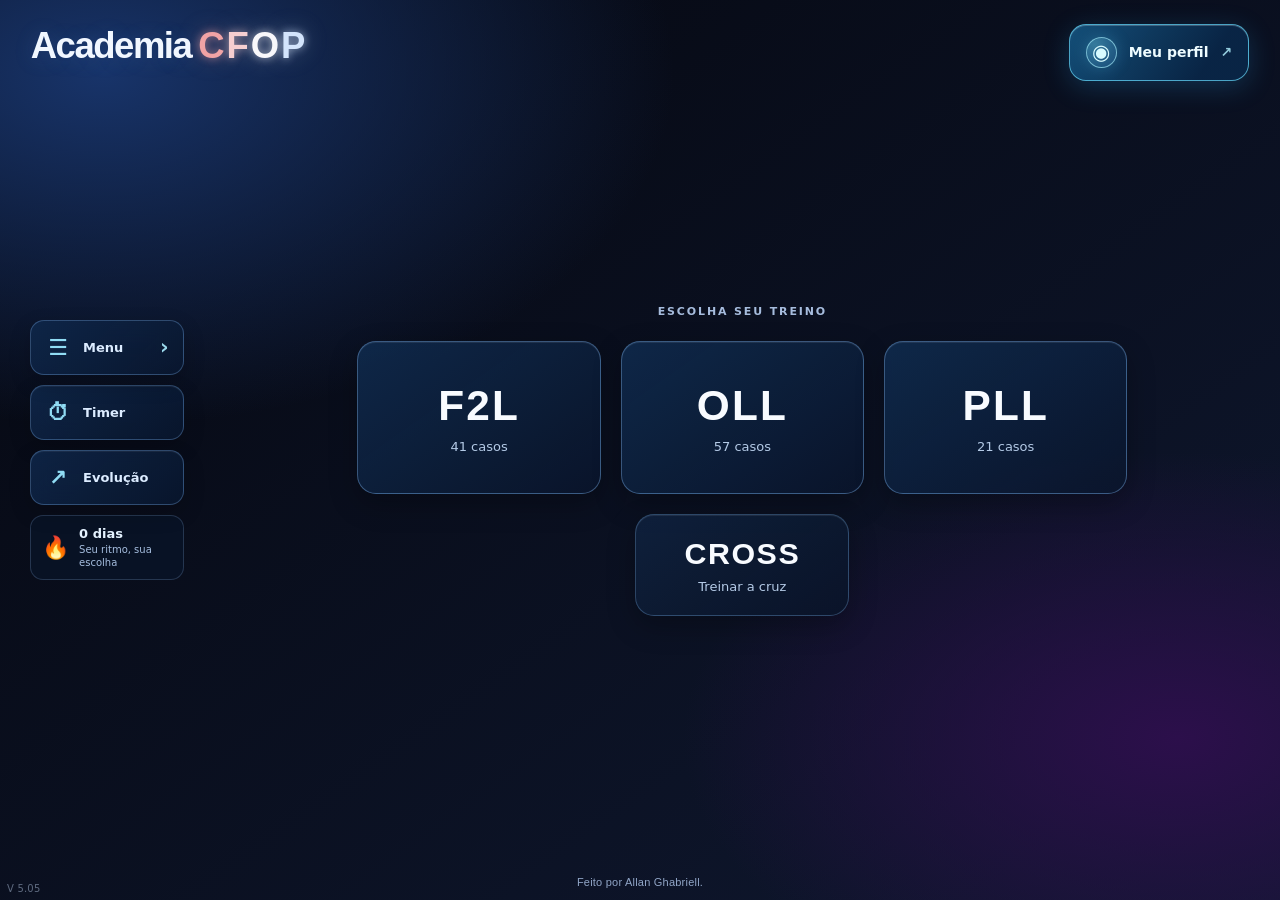
<file: index.html>
<!doctype html>
<html lang="pt-BR">
<head>
  <meta charset="utf-8" />
  <meta name="viewport" content="width=device-width, initial-scale=1, viewport-fit=cover" />
  <title>Academia CFOP</title>
  <link rel="stylesheet" href="assets/css/global.css?v=20260313k">
<link rel="stylesheet" href="assets/css/cursor-glow.css?v=1">
<link rel="stylesheet" href="assets/css/academy.css?v=20261030-1">
<link rel="stylesheet" href="assets/css/home-layout.css?v=20261031-mobile-logo-3">
<link rel="icon" type="image/svg+xml" sizes="any" href="assets/icons/academia-cfop.svg?v=20261031-1">
<link rel="manifest" href="manifest.webmanifest">
</head>
<body class="academy-home">
  <header class="academy-home-header">
    <button class="academy-home-brand" type="button" aria-label="Academia CFOP — pulsar as cores" title="Clique para mudar as cores">
      <span class="academy-brand-name">Academia <span class="academy-brand-cpof" aria-label="C F O P"><span>C</span><span>F</span><span>O</span><span>P</span></span></span>
    </button>
    <a class="academy-home-profile" href="studio.html?page=profile" aria-label="Abrir meu perfil"><span class="academy-profile-orbit" aria-hidden="true">◉</span><span class="academy-profile-label">Meu perfil</span><span class="academy-profile-arrow" aria-hidden="true">↗</span></a>
  </header>
  <aside class="academy-home-sidebar" aria-label="Atalhos da Academia CFOP">
    <nav class="academy-home-rail" aria-label="Navegação secundária">
      <div class="academy-utility"><details>
        <summary class="academy-rail-link" aria-label="Abrir menu de ferramentas"><span class="academy-rail-icon" aria-hidden="true">☰</span><span>Menu</span></summary>
        <nav class="academy-side-menu" aria-label="Mais ferramentas">
          <span class="academy-side-menu-title">MAIS FERRAMENTAS</span>
          <a href="studio.html?page=learn">Aprender</a>
          <a href="studio.html?page=plan">Plano de treino</a>
          <a href="studio.html?page=drills">Habilidades</a>
          <a href="studio.html?page=library">Biblioteca de casos</a>
        </nav>
      </details></div>
      <a class="academy-rail-link" href="scramble.html" aria-label="Abrir embaralhamento e cronômetro"><span class="academy-rail-icon" aria-hidden="true">⏱</span><span>Timer</span></a>
      <a class="academy-rail-link" href="studio.html?page=dashboard"><span class="academy-rail-icon" aria-hidden="true">↗</span><span>Evolução</span></a>
      <a href="studio.html?page=dashboard" class="academy-home-streak" id="academy-home-streak" aria-label="Ver sequência e evolução">
        <span class="academy-streak-flame" aria-hidden="true">🔥</span>
        <span class="academy-streak-content"><strong id="academy-home-streak-number">0 dias</strong><small id="academy-home-streak-help">Comece sua sequência</small></span>
      </a>
    </nav>
  </aside>
  <main class="academy-home-main">
    <section class="academy-stage-selection" aria-label="Escolha o treinamento">
      <p class="academy-stage-eyebrow">ESCOLHA SEU TREINO</p>
      <nav class="home-actions" aria-label="Etapas de treinamento">
        <a href="f2l.html" class="card primary academy-stage academy-stage-f2l"><span class="academy-stage-name">F2L</span><span class="stage-subtitle">41 casos</span></a>
        <a href="oll.html" class="card primary academy-stage academy-stage-oll"><span class="academy-stage-name">OLL</span><span class="stage-subtitle">57 casos</span></a>
        <a href="pll.html" class="card primary academy-stage academy-stage-pll"><span class="academy-stage-name">PLL</span><span class="stage-subtitle">21 casos</span></a>
        <a href="cross.html" class="card primary academy-stage academy-stage-cross"><span class="academy-stage-name">CROSS</span><span class="stage-subtitle">Treinar a cruz</span></a>
      </nav>
    </section>
  </main>
  <footer class="site-footer">Feito por Allan Ghabriell.</footer>
  <script src="assets/js/main.js?v=20260311b" defer></script>
  <script src="assets/js/home-activity.js?v=20261030-7" defer></script>
  <script src="assets/js/home-mobile-menu.js?v=20261031-1" defer></script>
  <script src="assets/js/home-identity.js?v=20261031-pulse-1" defer></script>
<script src="assets/js/home-touch-glide.js?v=20261031-2" defer></script>
<script src="v2/cursor-glow.js?v=20261030-27" defer></script>
<script type="module" src="assets/js/notice-banner.js?v=20261031-admin-notify-1"></script>
  <script defer src="assets/js/version-badge.js?v=5.05"></script>
</body>
</html>
</file>
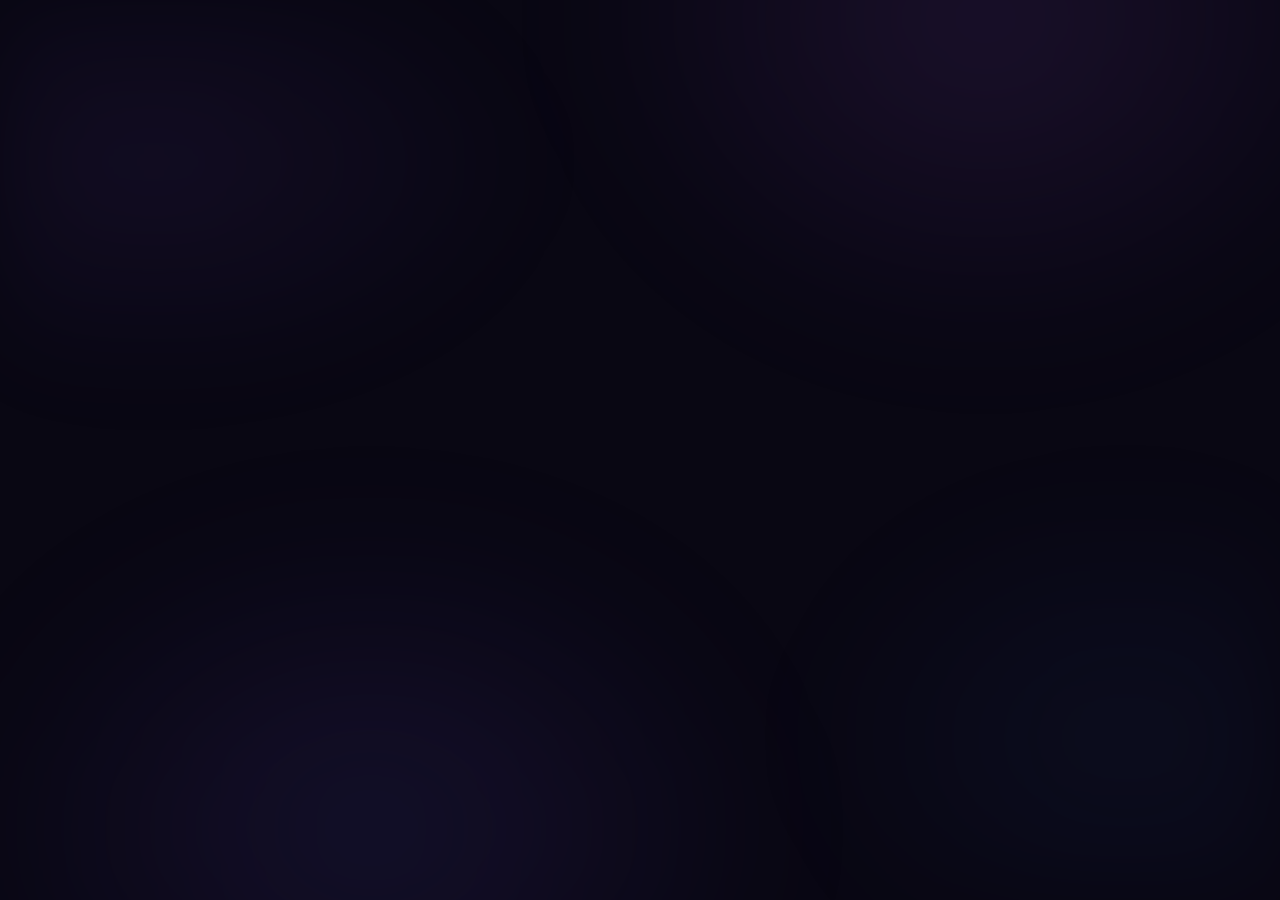
<file: v2/index.html>
<!doctype html>
<html lang="pt-BR"><head><meta charset="UTF-8"><meta name="viewport" content="width=device-width,initial-scale=1,viewport-fit=cover"><meta name="theme-color" content="#0b101a"><title>CFOP Studio — Aprenda e treine cubo mágico</title><meta name="description" content="Aprenda CFOP, pratique F2L intuitivo e cronometre suas resoluções."><link rel="stylesheet" href="./app.css"><link rel="icon" type="image/svg+xml" sizes="any" href="../assets/icons/academia-cfop.svg?v=20261031-1">
<link rel="manifest" href="../manifest.webmanifest">
</head><body><div id="root"></div><script src="./app.js" defer></script></body></html>
</file>
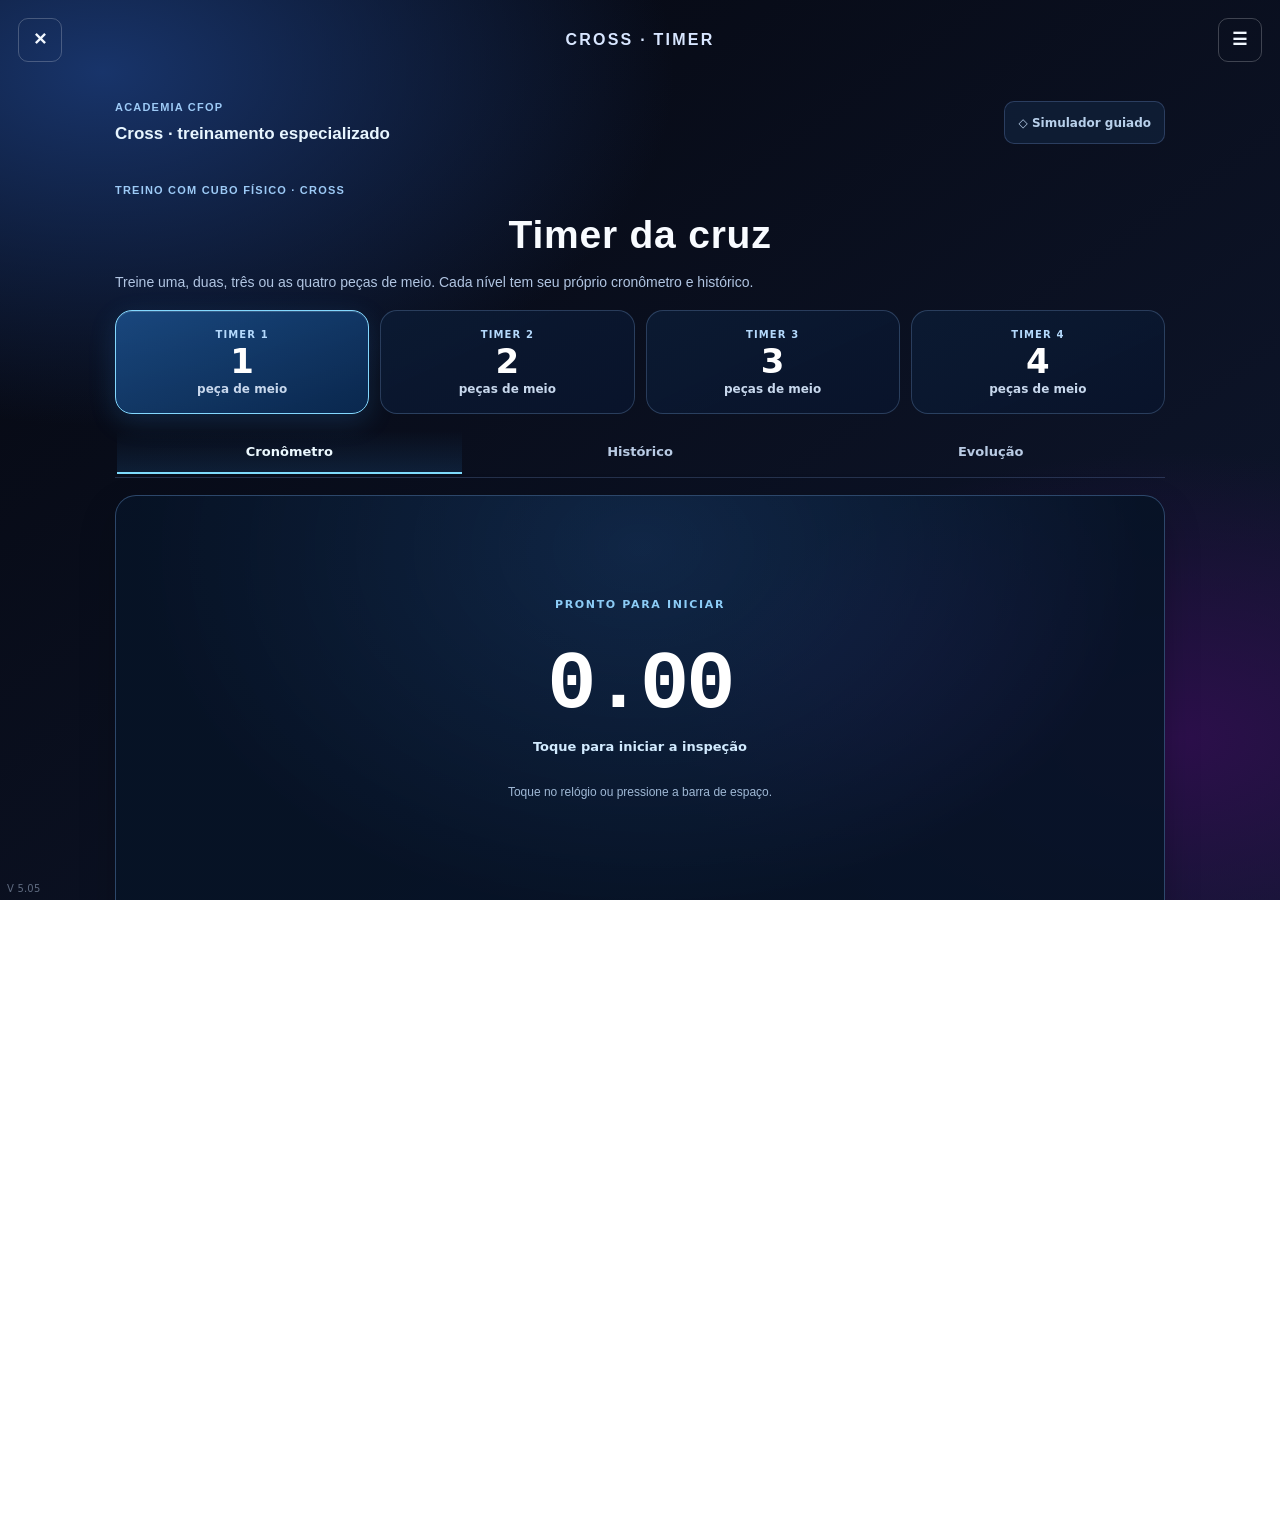
<file: cross.html>
<!doctype html>
<html lang="pt-BR">
<head>
<meta charset="utf-8">
<meta name="viewport" content="width=device-width,initial-scale=1,viewport-fit=cover">
<meta name="theme-color" content="#081629">
<title>Cross Timer — Academia CFOP</title>
<link rel="stylesheet" href="assets/css/global.css?v=20260313k">
<link rel="stylesheet" href="assets/css/cross-original.css?v=1">
<link rel="stylesheet" href="assets/css/cursor-glow.css?v=1">
<link rel="stylesheet" href="assets/css/academy.css?v=20261030-1">
<link rel="stylesheet" href="assets/css/cross-v2.css?v=20261030-20">
<link rel="stylesheet" href="assets/css/cross-lab.css?v=20261031-1">
<link rel="stylesheet" href="assets/css/timer-upgrade.css?v=20261031-1">
<link rel="icon" type="image/svg+xml" sizes="any" href="assets/icons/academia-cfop.svg?v=20261031-1">
<link rel="manifest" href="manifest.webmanifest">
</head>
<body data-set="cross">
<header class="topbar"><a href="index.html" class="icon-btn" aria-label="Voltar à página inicial">✕</a><span class="cross-top-label">CROSS · TIMER</span><a href="studio.html?page=profile" class="icon-btn cross-account" aria-label="Conta e perfil">☰</a></header>
<main class="cross-original-main" id="cross-root"><p>Carregando Cross Timer…</p></main>
<script type="module">
import {crossPage,crossClick,crossChange} from './v2/features/cross.mjs?v=20261031-guided-2';
import {crossTimerPage,crossTimerAction,crossTimerChange,crossTimerBind,crossTimerBusy,crossTimerSuspend,crossTimerSetLevel} from './v2/features/cross-timer.mjs?v=20261031-4';
import {crossIdeasPage,crossIdeasAction} from './v2/features/cross-ideas.mjs?v=20261031-1';
const root=document.getElementById('cross-root');
let section='timer',ideasOpen=false;
function render(){
 const heading=section==='timer'?
 '<div class="cross-lab-top"><div><span class="cross-kicker">ACADEMIA CFOP</span><strong>Cross · treinamento especializado</strong></div><button type="button" class="cross-lab-sim-link" data-cross-section="simulator">◇ Simulador guiado</button></div>':
 '<div class="cross-lab-top"><button type="button" class="cross-lab-back" data-cross-section="timer">← Voltar ao timer</button><span>Simulação e aprendizado</span></div>';
 root.innerHTML=heading+(section==='timer'?
  crossTimerPage()+'<details id="cross-ideas-disclosure" class="cross-lab-ideas-disclosure" '+(ideasOpen?'open':'')+'><summary><span>✦ Ideias de treino</span><small>Básico · Intermediário · Avançado</small><span aria-hidden="true" class="cross-lab-chevron">⌄</span></summary>'+crossIdeasPage()+'</details>':
  crossPage());
 if(section==='timer')crossTimerBind(render);
}
function award(type,xp){
 try{
  const key='cfop-studio-progress-v1',state=JSON.parse(localStorage.getItem(key)||'{}'),now=new Date();
  const today=[now.getFullYear(),String(now.getMonth()+1).padStart(2,'0'),String(now.getDate()).padStart(2,'0')].join('-');
  const records=Array.isArray(state.records)?state.records:[];
  if(records.some(x=>x.type===type&&x.date===today))return;
  records.push({type,xp:0,date:today,time:Date.now()});state.records=records.slice(-1500);
  localStorage.setItem(key,JSON.stringify(state));
 }catch{}
}
root.addEventListener('click',e=>{
 // Toda a região central do relógio é acionável, não apenas os números.
 if(section==='timer'&&e.target.closest('.cross-lab-clock-section')&&!e.target.closest('button,a,input,select,textarea')){
  if(crossTimerAction({dataset:{crossTimer:'clock'}}))render();return;
 }
 const b=e.target.closest('button');if(!b)return;
 if(b.dataset.crossSection){
  const next=b.dataset.crossSection;if(next===section)return;
  if(section==='timer'&&crossTimerBusy()&&!confirm('Abandonar a tentativa atual? O tempo não será salvo.'))return;
  crossTimerSuspend();section=next;render();window.scrollTo({top:0,behavior:'smooth'});return;
 }
 if(section==='timer'){
  if(b.dataset.crossIdeas){
   const changed=crossIdeasAction(b,n=>{
    if(crossTimerSetLevel(n)){ideasOpen=false;window.scrollTo({top:0,behavior:'smooth'})}
   });
   if(changed)render();
   return;
  }
  if(crossTimerAction(b))render();
 }else if(crossClick(b,award))render();
});
root.addEventListener('change',e=>{
 if(section==='timer'){if(crossTimerChange(e.target))render()}
 else if(crossChange(e.target))render();
});
root.addEventListener('toggle',e=>{if(e.target.id==='cross-ideas-disclosure')ideasOpen=e.target.open},true);
document.addEventListener('keydown',e=>{
 if(section!=='timer'||e.code!=='Space'||e.repeat||e.defaultPrevented||e.altKey||e.ctrlKey||e.metaKey)return;
 if(['INPUT','SELECT','TEXTAREA','BUTTON','A','SUMMARY'].includes(document.activeElement?.tagName))return;
 e.preventDefault();if(crossTimerAction({dataset:{crossTimer:'clock'}}))render();
});
render();
</script>
<script src="v2/cursor-glow.js?v=20261030-27" defer></script>
<script type="module" src="assets/js/notice-banner.js?v=20261031-admin-notify-1"></script>
  <script defer src="assets/js/version-badge.js?v=5.05"></script>
</body>
</html>
</file>
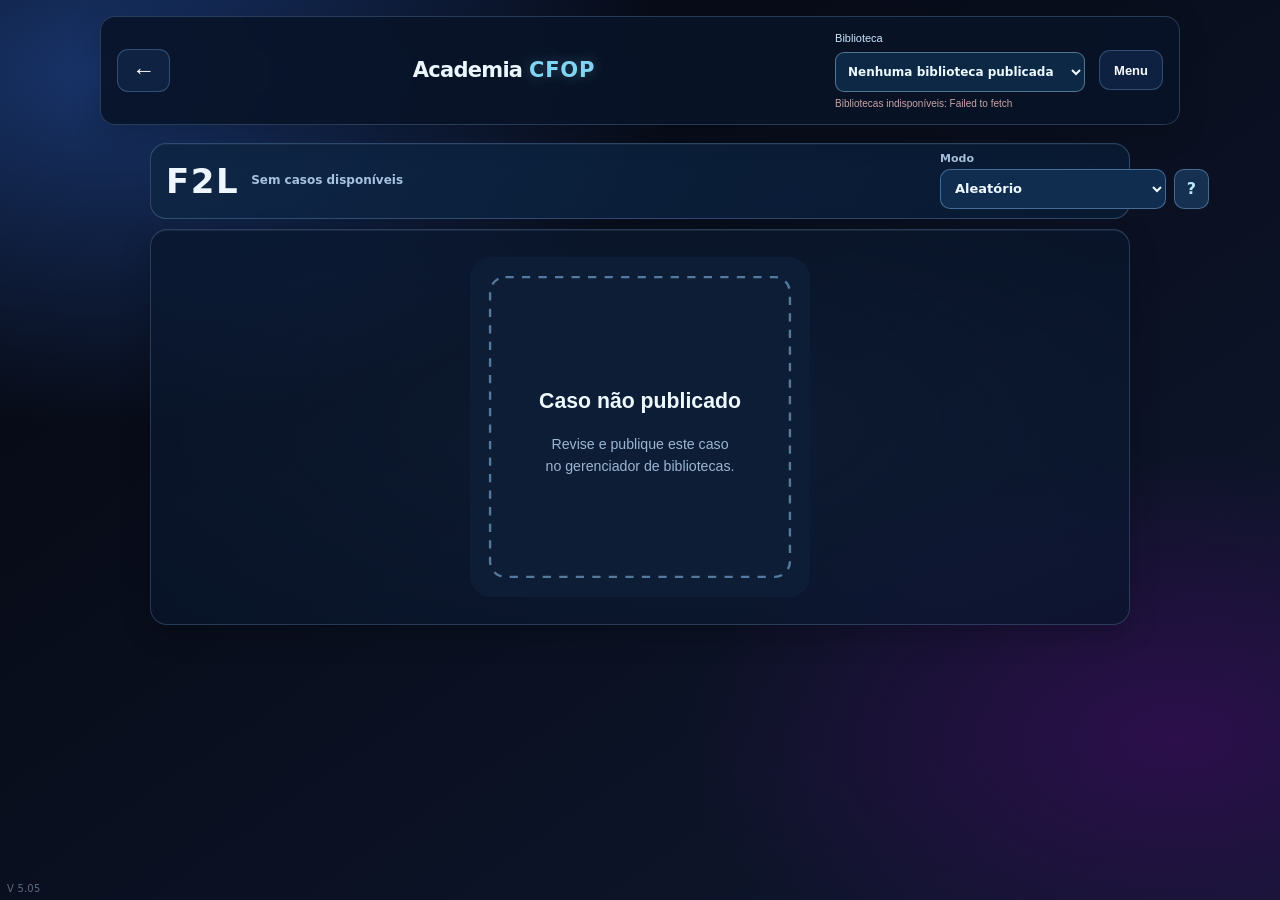
<file: f2l.html>
<!doctype html>
<html lang="pt-BR">
<head>
  <meta charset="utf-8" />
  <meta name="viewport" content="width=device-width, initial-scale=1, viewport-fit=cover" />
  <title>Treino F2L — Academia CFOP</title>
  <link rel="stylesheet" href="assets/css/global.css?v=20261031-xp1k">
<link rel="stylesheet" href="assets/css/cursor-glow.css?v=1">
<link rel="stylesheet" href="assets/css/academy.css?v=20261030-1">
<link rel="stylesheet" href="assets/css/trainer-unified.css?v=20261106-bulk-cases-1">
<link rel="stylesheet" href="assets/css/trainer-quick-editor.css?v=20261109-2">
<link rel="icon" type="image/svg+xml" sizes="any" href="assets/icons/academia-cfop.svg?v=20261031-1">
<link rel="manifest" href="manifest.webmanifest">
<style>.trainer-finish-actions{display:flex;flex-wrap:wrap;gap:10px;justify-content:center;margin-top:18px}.trainer-finish-actions .big-btn{flex:1 1 145px;max-width:230px;min-height:46px}.trainer-session-summary{margin:12px auto 4px;line-height:1.6;font-size:.95rem;opacity:.92;max-width:440px}.trainer-exit-stage{background:transparent!important;border:1px solid rgba(160,185,220,.4)!important}</style>
</head>
<body data-set="f2l" data-total="41">
  <header class="topbar">
    <button id="back-btn" class="icon-btn" aria-label="Voltar">←</button>
    <div class="trainer-top-brand">Academia <span>CFOP</span></div><div class="header-right">
      <button id="menu-btn" class="icon-btn has-tooltip" aria-label="Abrir configurações" data-tooltip="Atalho: M">Menu</button>
    </div>
  </header>

  <main class="f2l-container">
    <section class="image-area" aria-label="Área de treino">
      <div class="trainer-toolbar">
        <div class="trainer-toolbar-title"><h1 class="trainer-stage-name">F2L</h1><span id="trainer-case-label" class="trainer-current-case">Preparando caso…</span></div>
        <div class="trainer-mode-tools">
          <label class="trainer-mode-picker" for="trainer-mode-select"><span>Modo</span>
            <select id="trainer-mode-select" aria-label="Selecionar modo de treino">
              <option value="random">Aleatório</option>
              <option value="sequential">Sequencial</option>
              <option value="competitive">Competitivo</option>
              <option value="adaptive">Inteligente</option>
            </select>
          </label>
          <details class="trainer-mode-help" id="trainer-mode-help">
            <summary aria-label="Como funciona este modo de treino?" title="Como funciona este modo?">?</summary>
            <div class="trainer-mode-help-content">
              <strong id="trainer-mode-help-title">Aleatório</strong>
              <p id="trainer-mode-description">Conclua os casos: Fácil elimina da sessão, Difícil mantém na fila.</p>
              <span id="trainer-mode-caption" class="trainer-mode-footnote">Treino livre</span>
            </div>
          </details>
        </div>
      </div>
      <div id="session-timer-bar" class="session-timer-bar" hidden>
        <div class="session-timer-main">
          <span class="timer-label">Tempo total</span>
          <strong id="session-timer-display">00:00.00</strong>
        </div>
        <div class="timer-visibility-wrap">
          <button id="timer-visibility-btn" class="small-icon-btn has-tooltip" data-tooltip="Mostrar ou ocultar cronômetro">&#128065;</button>
          <div class="timer-visibility-menu">
            <button id="show-timer-btn" class="small-btn">Mostrar</button>
            <button id="hide-timer-btn" class="small-btn">Ocultar</button>
          </div>
        </div>
      </div>

      <div id="case-timer-bar" class="case-timer-bar" hidden>
        Tempo do caso: <strong id="case-timer-display">00:00.00</strong>
      </div>

      <div id="cases-remaining" class="cases-remaining" hidden>
        <div><span id="remaining-label">Casos restantes</span>: <span id="remaining-count">0</span></div>
        <div id="competitive-breakdown" class="competitive-breakdown" hidden>
          <span>Casos ruins: <strong id="remaining-bad">0</strong></span>
          <span>Casos bons: <strong id="remaining-good">0</strong></span>
        </div>
      </div>

      <div class="case-stage">
      <div class="img-wrap" id="img-wrap">
        <img id="case-image" src="[data-uri]" alt="Carregando biblioteca F2L" loading="eager">

        <div id="case-mask" class="case-mask" hidden>
          <div class="case-mask-question">?</div>
          <div class="case-setup" id="case-setup" hidden>
            <div class="case-setup-label">Setup do caso <strong id="case-setup-caseid">-</strong></div>
            <code id="case-setup-text" class="case-setup-text"></code>
          </div>
          <div class="last-case-info" id="last-case-info">Nenhum caso resolvido ainda.</div>
        </div>

        <div id="final-screen" class="final-screen" hidden>
          <h2>Parabéns! Todos os casos foram concluídos.</h2>
          <p id="final-time-line" class="final-time-line"></p>
          <div id="trainer-session-summary" aria-live="polite"></div><div class="trainer-finish-actions"><button id="restart-session-btn" class="big-btn">Tentar novamente</button><button type="button" class="big-btn" data-next-stage>Próximo módulo</button><button type="button" class="big-btn" data-exit-stage>Sair</button></div>
        </div>
      </div>
      <section id="case-moves" class="case-moves" aria-label="Movimentos do caso" hidden>
        <div class="case-moves-head">
          <span class="case-moves-title">Movimentos e setup</span>
          <button id="case-moves-toggle" class="small-icon-btn has-tooltip" data-tooltip="Mostrar ou ocultar movimentos" aria-expanded="false">&#128065;</button>
        </div>
        <div id="case-moves-body" class="case-moves-body" hidden>
          <div class="case-moves-meta">Caso <strong id="case-moves-caseid">-</strong></div>
          <code id="case-moves-text" class="case-moves-text"></code>
          <div id="case-moves-setup-wrap" class="case-moves-setup-wrap" hidden>
            <div class="case-moves-setup-label">Setup</div>
            <code id="case-moves-setup-text" class="case-moves-setup-text"></code>
          </div>
        </div>
      </section>

      <div class="controls-row" aria-label="Navegação e avaliação do caso">
        <button id="prev-case-btn" type="button" class="trainer-case-action action-prev has-tooltip" data-tooltip="Caso anterior · Seta esquerda">← Caso anterior</button>
        <button id="trainer-easy-btn" type="button" class="trainer-case-action action-easy" aria-label="Consegui resolver: caso fácil">✓ Fácil</button>
        <button id="trainer-hard-btn" type="button" class="trainer-case-action action-hard" aria-label="Tive dificuldade: repetir este caso depois">↺ Difícil</button>
        <button id="next-case-btn" type="button" class="trainer-case-action action-competitive has-tooltip" data-tooltip="Espaço / Seta direita" hidden>Iniciar tentativa</button>
        <button id="trainer-recognized" type="button" class="trainer-case-action action-recognized" hidden>Reconheci</button>
        <button id="skip-case-btn" type="button" class="trainer-case-action action-skip has-tooltip" data-tooltip="Pular sem registrar resolução">Pular →</button>
      </div>
      </div>
    </section>

    <!-- moved: cases-remaining -->

    <aside id="menu-panel" class="menu-panel" aria-hidden="true" role="dialog" aria-label="Controles">
      <div class="settings-head">
        <h2>Seu treinamento</h2>
        <button class="panel-close" id="panel-close" aria-label="Fechar painel">X</button>
      </div>

      <div class="trainer-menu-intro">Ajustes do treino <span>Personalize apenas o que precisar.</span></div>
      <details class="trainer-guide">
        <summary>Como funcionam os modos? <span aria-hidden="true">↗</span></summary>
        <div class="trainer-guide-content">
          <p><strong>Aleatório</strong>Casos variados. Os difíceis ganham mais chances de aparecer.</p>
          <p><strong>Sequencial</strong>Aprenda em ordem, com nome, algoritmo e setup abertos. Navegue pelo caso anterior ou próximo.</p>
          <p><strong>Competitivo</strong>O tempo define o desempenho. Os mais lentos são repetidos.</p>
          <p><strong>Adaptativo</strong>Usa sua dificuldade, seus tempos e seu histórico.</p>
          <p><strong>Revisão espaçada</strong>Sugere quando voltar a um caso, sem criar obrigação.</p>
          <p><strong>Foco</strong>Prioriza aquilo que ainda é difícil para você.</p>
        </div>
      </details>
      <div class="settings-card trainer-coach-options">
        <h3>Preferências de aprendizado</h3>
        
        <label class="line-setting" for="trainer-prioritize">Foco extra nos casos difíceis <input id="trainer-prioritize" type="checkbox"></label>
        <label class="field-group" for="trainer-goal-period"><span>Ritmo de treino</span><select id="trainer-goal-period" class="trainer-goal-select"><option value="daily">Meta diária</option><option value="weekly">Meta semanal</option><option value="free">Livre, sem meta</option></select></label>
        <label class="field-group" for="trainer-daily-goal"><span>Meta diária opcional (casos)</span><input id="trainer-daily-goal" type="number" min="1" max="119" value="12"></label>
        <label class="field-group" for="trainer-weekly-goal"><span>Meta semanal opcional (casos)</span><input id="trainer-weekly-goal" type="number" min="1" max="999" value="80"></label>
        <a class="trainer-open-progress" href="studio.html?page=dashboard">Ver calendário, gráficos e sequência →</a>
      </div>
      <div class="settings-card">
        <h3>Excluir casos</h3>
        
        <button id="toggle-exclusion-gallery" class="btn">Abrir galeria</button>
        <div id="exclusion-gallery-wrap" class="exclusion-gallery-wrap" hidden>
          <div id="exclusion-gallery" class="exclusion-gallery" aria-label="Galeria de casos"></div>
          <div id="exclusion-loading" class="exclusion-loading" hidden>Carregando mais casos...</div>
          <button id="exclude-reset" class="btn ghost">Limpar exclusões</button>
          <p class="kbd-help">Atalho para excluir caso atual: Ctrl + Backspace ou Ctrl + Delete.</p>
        </div>
      </div>

      <div class="settings-card">
        <h3>Fluxo de resolução</h3>
        <div class="line-setting">
          <span>Remover quando resolvido</span>
          <label class="switch">
            <input type="checkbox" id="remove-when-solved-toggle">
            <span class="switch-slider"></span>
          </label>
        </div>
        <button id="clear-solved" class="btn ghost">Limpar resolvidos</button>
      </div>

      <div class="settings-card">
        <h3>Cronômetro</h3>
        <div class="trainer-manual-timer">
          <button type="button" id="trainer-timed-practice">◷ Medir tempo deste caso</button>
          <span id="trainer-attempt-time" aria-live="polite">Tempo não iniciado</span>
        </div>
        <div class="line-setting">
          <span>Cronômetro da sessão</span>
          <label class="switch">
            <input type="checkbox" id="timer-toggle">
            <span class="switch-slider"></span>
          </label>
        </div>
        <div class="line-setting">
          <span>Início automático</span>
          <label class="switch">
            <input type="checkbox" id="timer-autostart-toggle">
            <span class="switch-slider"></span>
          </label>
        </div>
        <div id="timer-floating" class="timer-floating" hidden>
          <div id="timer-display">00:00.00</div>
          <div class="timer-controls">
            <button id="timer-start" class="small-btn has-tooltip" data-tooltip="Atalho: C">Start</button>
            <button id="timer-pause" class="small-btn" hidden>Pause</button>
            <button id="timer-reset" class="small-btn">Reset</button>
          </div>
          <p class="kbd-help">Atalhos: C (iniciar/pausar), C + Backspace (resetar).</p>
        </div>
      </div>

      <div class="settings-card">
        <h3>Atalhos de teclado</h3>
        <div class="line-setting">
          <span>Ativar atalhos</span>
          <label class="switch">
            <input type="checkbox" id="keyboard-actions-toggle">
            <span class="switch-slider"></span>
          </label>
        </div>
        <button id="keyboard-shortcuts-expand" class="btn ghost keyboard-shortcuts-expand" aria-expanded="false" type="button">
          Ver e configurar atalhos <span class="keyboard-chev" aria-hidden="true">&#9662;</span>
        </button>
        <div id="keyboard-shortcuts-panel" class="keyboard-shortcuts-panel" hidden>
          <div id="keyboard-shortcuts-list" class="keyboard-shortcuts-list" aria-label="Lista de atalhos"></div>
          <div class="keyboard-shortcuts-actions">
            <button id="keyboard-shortcuts-reset" class="btn ghost" type="button">Resetar atalhos</button>
          </div>
          <p id="kbd-summary" class="kbd-help"></p>
          <p class="kbd-help">Atalhos com Ctrl/Alt/Win não podem ser alterados.</p>
        </div>
      </div>

      <div class="settings-card">
        <h3>Tamanho da interface</h3>
        <label class="range-group" for="image-size-range">
          <span>Tamanho da imagem</span>
          <input id="image-size-range" type="range" min="0.8" max="1.25" step="0.05" value="1">
        </label>
        <label class="range-group" for="button-size-range">
          <span>Tamanho dos botões</span>
          <input id="button-size-range" type="range" min="0.85" max="1.25" step="0.05" value="1">
        </label>
        <button id="reset-size-btn" class="btn ghost">Restaurar tamanho padrão</button>
      </div>

      <div class="settings-card">
        <h3>Modo Sequencial</h3>
        <div class="line-setting">
          <span>Usar ordem fixa</span>
          <label class="switch">
            <input type="checkbox" id="ordered-toggle">
            <span class="switch-slider"></span>
          </label>
        </div>
        
      </div>

      <div class="settings-card">
        <h3>Modo Competitivo</h3>
        <div class="line-setting">
          <span>Usar classificação por tempo</span>
          <label class="switch">
            <input type="checkbox" id="competitive-toggle">
            <span class="switch-slider"></span>
          </label>
        </div>
        <label class="field-group" for="competitive-limit-input">
          <span>Tempo limite por caso (segundos)</span>
          <input id="competitive-limit-input" type="number" min="3" max="180" step="1" value="6">
        </label>
        <label class="field-group" for="competitive-repeat-input">
          <span>Intensidade de repetição</span>
          <input id="competitive-repeat-input" type="number" min="1" max="10" step="1" value="2">
        </label>
        <div class="line-setting">
          <span>Mudar cor por desempenho</span>
          <label class="switch">
            <input type="checkbox" id="dynamic-bg-toggle">
            <span class="switch-slider"></span>
          </label>
        </div>
        <button id="reset-competitive-btn" class="btn ghost">Resetar modo competitivo</button>
      </div>

      <div class="settings-card final-actions">
        <button id="reset-all-btn" class="btn danger">Resetar todas as configurações</button>
      </div>
    </aside>

    <div id="toast" class="toast" aria-live="polite" hidden></div>
  </main>

  <script src="assets/js/utils.js?v=20260303o" defer></script>
  <script src="assets/js/main.js?v=20260311a" defer></script>
  <script src="assets/js/trainer-coach.js?v=20261031-46" defer></script>
  <script src="assets/js/secao.js?v=20261120-image-cache-audio-1" defer></script>
  <script type="module" src="assets/js/library-trainer.js?v=20261103-originaledit-1"></script>
<script type="module" src="assets/js/trainer-quick-editor.js?v=20261109-4"></script>
<script src="v2/cursor-glow.js?v=20261030-27" defer></script>
<script type="module" src="assets/js/notice-banner.js?v=20261031-admin-notify-1"></script>
  <script defer src="assets/js/version-badge.js?v=5.05"></script>
</body>
</html>
</file>
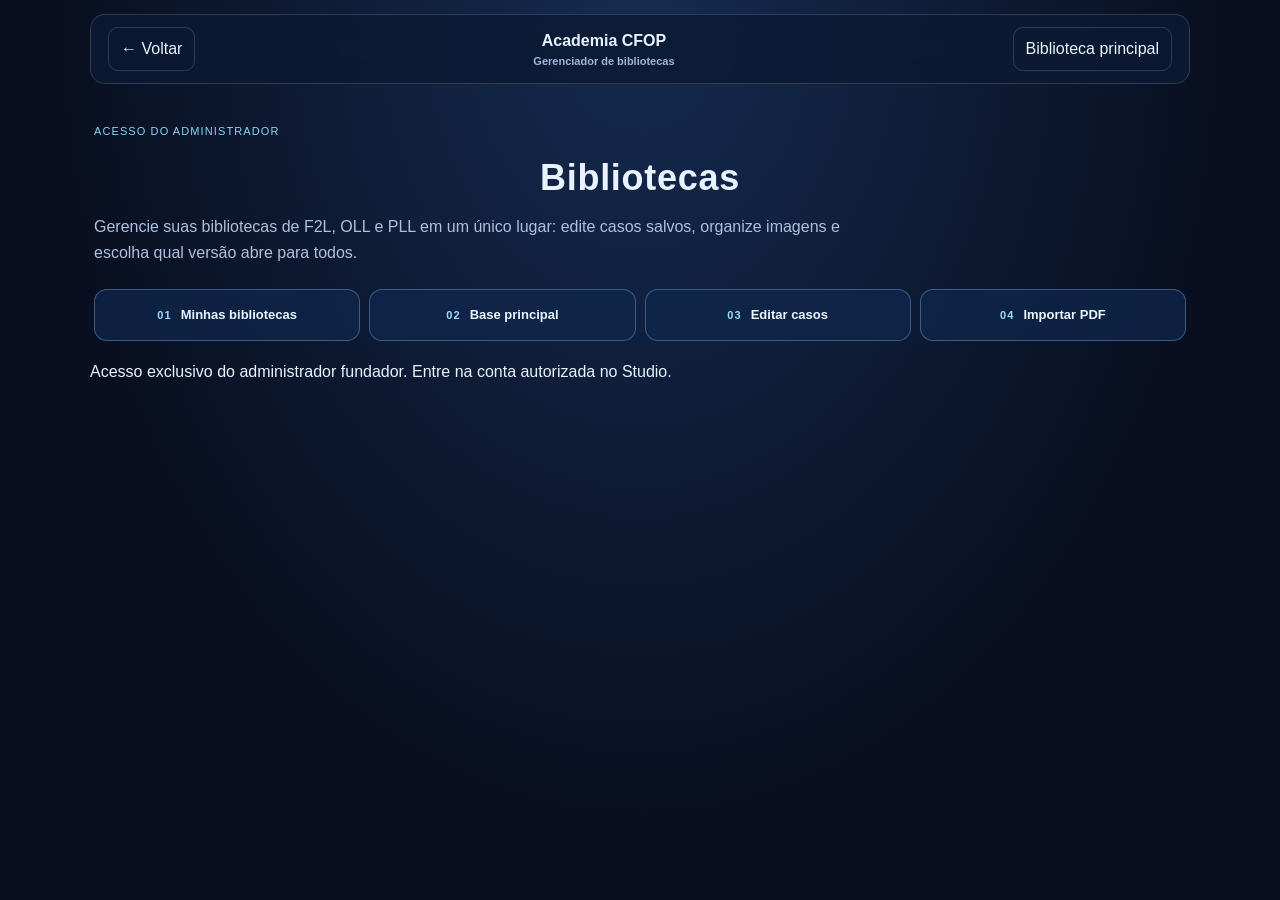
<file: importer.html>
<!doctype html>
<html lang="pt-BR">
<head>
 <meta charset="utf-8">
 <meta name="viewport" content="width=device-width,initial-scale=1,viewport-fit=cover">
 <meta name="theme-color" content="#09172b">
 <title>Bibliotecas — Academia CFOP</title>
 <link rel="stylesheet" href="assets/css/global.css">
 <link rel="stylesheet" href="assets/css/academy.css">
 <link rel="stylesheet" href="assets/css/importer.css?v=20261103-originaledit-1">
<link rel="icon" type="image/svg+xml" sizes="any" href="assets/icons/academia-cfop.svg?v=20261031-1">
<link rel="manifest" href="manifest.webmanifest">
</head>
<body class="importer-body">
 <header class="importer-header">
  <a href="studio.html?page=profile" aria-label="Voltar ao Studio">← Voltar</a>
  <strong>Academia CFOP <small>Gerenciador de bibliotecas</small></strong>
  <a href="#hub-defaults">Biblioteca principal</a>
 </header>
 <main class="importer-main">
  <section class="importer-hero">
   <span>ACESSO DO ADMINISTRADOR</span>
   <h1>Bibliotecas</h1>
   <p>Gerencie suas bibliotecas de F2L, OLL e PLL em um único lugar: edite casos salvos, organize imagens e escolha qual versão abre para todos.</p>
   <nav class="importer-hub-nav" aria-label="Seções da configuração de bibliotecas">
    <a href="#hub-libraries"><span>01</span> Minhas bibliotecas</a>
    <a href="#hub-defaults"><span>02</span> Base principal</a>
    <a href="#hub-cases"><span>03</span> Editar casos</a>
    <a href="#hub-pdf"><span>04</span> Importar PDF</a>
   </nav>
  </section>
  <div id="importer-access" role="status">Verificando sua conta de administrador…</div>
  <section id="importer-workspace" hidden>
   <section class="importer-panel importer-start" id="hub-libraries">
    <div class="importer-step-heading">
     <span class="importer-step-badge">01</span>
     <div><h2>Minhas bibliotecas</h2><p>Toque em <strong>Editar biblioteca</strong> para abrir seus casos já salvos. Você também pode criar uma biblioteca nova.</p></div>
    </div>
    <div class="hub-library-grid" id="import-library-cards" aria-live="polite"></div>
    <div id="import-original-setup" class="hub-original-setup" role="alert" hidden>
     <strong>A edição da Base Original precisa de uma migração no Supabase.</strong>
     <p>Os casos continuam disponíveis para consulta, mas salvar, publicar e restaurar ficam bloqueados até instalar a migração.</p>
     <a href="https://github.com/AllanGhabriell/metodocpof/blob/main/supabase/migrations/20261103_000001_original_case_overrides.sql" target="_blank" rel="noopener noreferrer">Abrir SQL da Base Original</a>
    </div>
    <div class="importer-fields importer-library-fields">
     <label>Minha biblioteca
      <select id="import-library"><option value="">Escolha uma biblioteca</option></select>
     </label>
     <div class="importer-create-row">
      <label>Nova biblioteca
       <input id="import-new-library" placeholder="Ex.: O CUBO 2024" maxlength="90" autocomplete="off">
      </label>
      <button id="import-create-library" type="button" class="importer-secondary">+ Criar</button>
     </div>
    </div>
        <div class="importer-edit-stage"><p><strong>Casos da biblioteca</strong> · escolha a etapa para editar as imagens já salvas.</p>     <label>Etapa para editar
      <select id="import-stage">
       <option value="f2l">F2L · 41 casos</option>
       <option value="oll">OLL · 57 casos</option>
       <option value="pll">PLL · 21 casos</option>
      </select>
     </label>
     <button type="button" class="importer-secondary" id="import-reload">Atualizar casos do banco</button>
    </div>
<details class="importer-advanced">
     <summary>Renomear ou excluir a biblioteca selecionada</summary>
     <div class="hub-library-management">
      <label>Nome da biblioteca selecionada
       <input id="import-rename-title" type="text" maxlength="90" placeholder="Nome da biblioteca" autocomplete="off">
      </label>
      <button id="import-rename-library" type="button" class="importer-secondary">Salvar novo nome</button>
      <button id="import-delete-library" type="button" class="importer-danger">Excluir biblioteca definitivamente</button>
     </div>
    </details>
    <details id="hub-pdf" class="importer-pdf-optional"><summary>Adicionar casos por PDF (opcional)</summary>
    <div class="importer-step-heading importer-upload-heading">
     <span class="importer-step-badge">02</span>
     <div><h2>Adicionar casos por PDF (opcional)</h2><p>Para editar casos já salvos, selecione a biblioteca acima. Não é necessário enviar o PDF novamente.</p></div>
    </div>
    <div class="importer-fields importer-upload-fields">
     <label class="importer-file-drop">Enviar PDF
      <input id="import-file" type="file" accept=".pdf,application/pdf" aria-describedby="import-file-hint">
      <span id="import-file-hint">Escolha um PDF para identificar imagens, algoritmos e setups.</span>
     </label>
    </div>
    <button id="import-run" type="button" class="importer-secondary">Analisar PDF novamente</button>
   </details>
    <p id="import-status" role="status" aria-live="polite"></p>
    <details class="importer-advanced">
     <summary>Como funciona o reconhecimento?</summary>
     <p>PDFs com texto selecionável permitem reconhecer linhas e diagramas por posição. PDFs digitalizados e padrões ambíguos exigem conferência manual. Nenhum caso é publicado automaticamente.</p>
    </details>
   </section>
   <section class="importer-panel hub-defaults-panel" id="hub-defaults" aria-labelledby="hub-defaults-heading">
    <div class="importer-step-heading">
     <span class="importer-step-badge">02</span>
     <div><h2 id="hub-defaults-heading">Qual biblioteca abre para todos?</h2><p>Defina uma biblioteca principal para F2L, OLL e PLL sem sair desta página. A alteração só vale depois de salvar.</p></div>
    </div>
    <div id="import-default-notice" role="status" aria-live="polite"></div>
    <div id="import-default-cards" class="hub-default-grid"></div>
   </section>
   <div id="hub-cases" class="importer-anchor" aria-hidden="true"></div>
   <section id="import-empty-state" class="importer-panel hub-empty-state" role="status">
    <h2>Editar casos da biblioteca</h2>
    <p>Selecione uma biblioteca acima para visualizar e editar os casos existentes.</p>
   </section>
   <section class="importer-panel importer-results-panel" id="import-results" hidden>
    <div class="importer-step-heading">
     <span class="importer-step-badge">03</span>
     <div><h2>Editar casos da biblioteca</h2><p id="import-count"></p></div>
    </div>
    <div class="importer-publish-bar">
     <div class="importer-publish-copy">
      <strong id="import-publish-summary">Nenhum caso aprovado</strong>
      <small>Somente casos aprovados aparecerão para os alunos.</small><small id="import-action-status" role="status" aria-live="polite"></small>
     </div>
     <div class="importer-actions">
      <button id="import-approve-all" type="button" class="importer-secondary">Aprovar casos com algoritmo</button>
      <button id="import-save" type="button" class="importer-secondary">Salvar rascunhos</button>
      <button id="import-publish" type="button" class="importer-primary">Publicar casos aprovados</button>
     </div>
    </div>
    <details class="importer-global-align"><summary>◈ Ajuste geral das imagens desta biblioteca</summary><p>Corrija todas as imagens da etapa selecionada de uma vez. A prévia individual permanece disponível em cada cartão. Após aplicar, revise e aprove novamente os casos antes de publicar.</p><div class="importer-global-fields"><label>Horizontal (%)<input id="import-global-x" type="number" min="-45" max="45" value="0" step="1"></label><label>Vertical (%)<input id="import-global-y" type="number" min="-45" max="45" value="0" step="1"></label><label>Zoom (%)<input id="import-global-zoom" type="number" min="50" max="250" value="100" step="5"></label><button type="button" id="import-global-apply" class="importer-secondary">Aplicar ajuste</button></div><label class="importer-global-all"><input id="import-global-all" type="checkbox"> Aplicar a todas as etapas desta biblioteca (F2L, OLL e PLL). Salva as imagens ajustadas como rascunhos.</label></details><p class="importer-help">Clique em <strong>Editar imagem / retoque</strong> para arrastar, girar, limpar rebarbas ou pintar pequenos detalhes, inclusive em casos já publicados. Use ↶ e ↷ para girar 90° em cada direção. Marque como <strong>Aprovado</strong> somente depois de revisar.</p>
    <div class="hub-case-filters" role="group" aria-label="Filtrar casos da biblioteca">
     <label>Buscar caso
      <input id="import-case-search" type="search" autocomplete="off" placeholder="Ex.: F2L-12, Ua, algoritmo">
     </label>
     <label>Mostrar
      <select id="import-case-filter">
       <option value="all">Todos os casos</option>
       <option value="draft">Pendentes</option>
       <option value="approved">Aprovados</option>
       <option value="rejected">Rejeitados</option>
      </select>
     </label>
     <p id="import-case-visible" aria-live="polite"></p>
    </div>
    <div id="import-cards" class="importer-cards"></div>
    <details class="importer-advanced">
     <summary>Outras ações</summary>
     <div class="importer-actions">
      <button id="import-download" type="button" class="importer-secondary">Exportar JSON de segurança</button>
      <button id="import-clear" type="button" class="importer-secondary">Limpar revisão local</button>
     </div>
    </details>
   </section>
  </section>
 </main>
 <script type="module" src="assets/js/importer.js?v=20261103-originaledit-2"></script>
<script type="module" src="assets/js/notice-banner.js?v=20261031-admin-notify-1"></script>
</body>
</html>
</file>
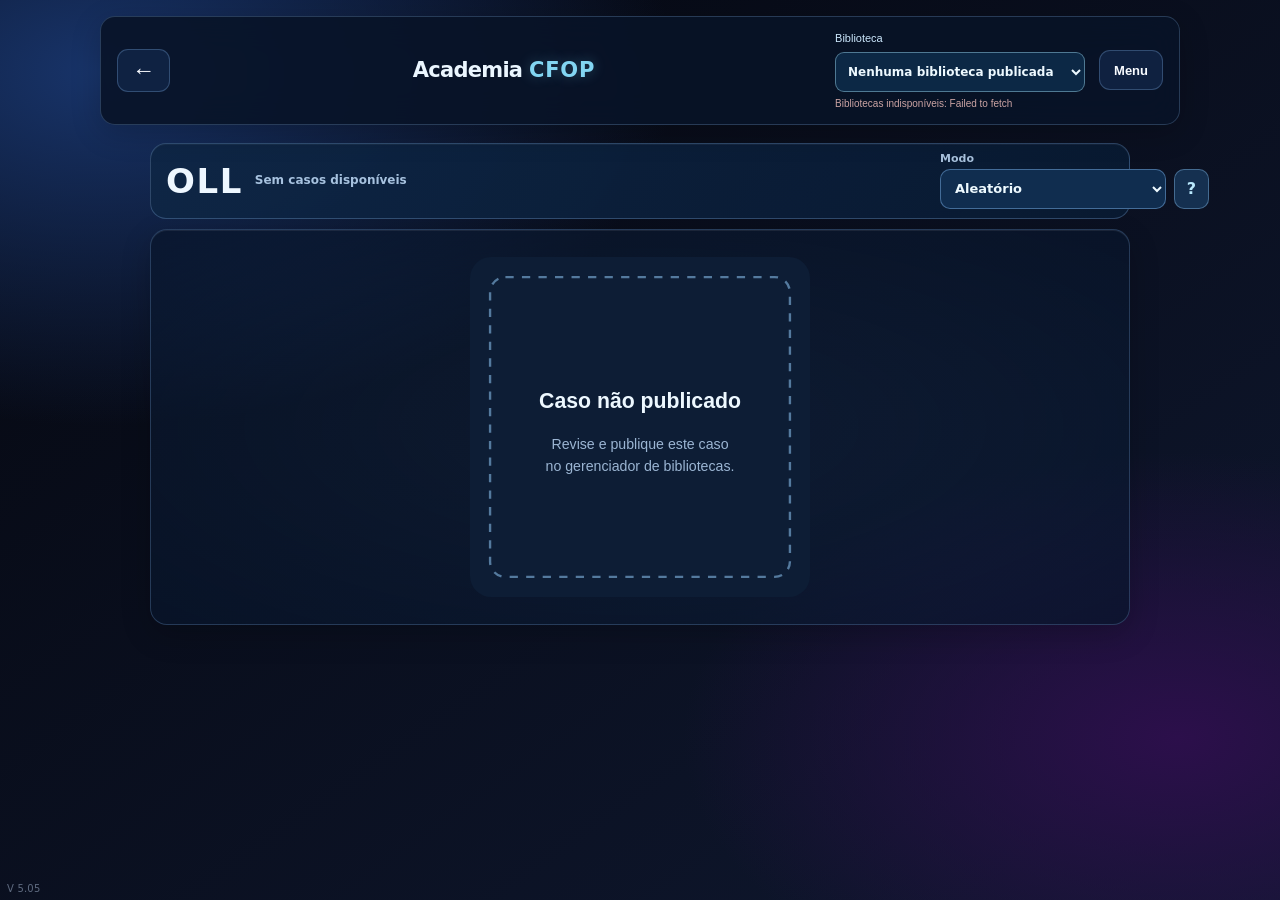
<file: oll.html>
<!doctype html>
<html lang="pt-BR">
<head>
  <meta charset="utf-8" />
  <meta name="viewport" content="width=device-width, initial-scale=1, viewport-fit=cover" />
  <title>Treino OLL — Academia CFOP</title>
  <link rel="stylesheet" href="assets/css/global.css?v=20261031-xp1k">
<link rel="stylesheet" href="assets/css/cursor-glow.css?v=1">
<link rel="stylesheet" href="assets/css/academy.css?v=20261030-1">
<link rel="stylesheet" href="assets/css/trainer-unified.css?v=20261106-bulk-cases-1">
<link rel="stylesheet" href="assets/css/trainer-quick-editor.css?v=20261109-2">
<link rel="icon" type="image/svg+xml" sizes="any" href="assets/icons/academia-cfop.svg?v=20261031-1">
<link rel="manifest" href="manifest.webmanifest">
<style>.trainer-finish-actions{display:flex;flex-wrap:wrap;gap:10px;justify-content:center;margin-top:18px}.trainer-finish-actions .big-btn{flex:1 1 145px;max-width:230px;min-height:46px}.trainer-session-summary{margin:12px auto 4px;line-height:1.6;font-size:.95rem;opacity:.92;max-width:440px}.trainer-exit-stage{background:transparent!important;border:1px solid rgba(160,185,220,.4)!important}</style>
</head>
<body data-set="oll" data-total="57">
  <header class="topbar">
    <button id="back-btn" class="icon-btn" aria-label="Voltar">←</button>
    <div class="trainer-top-brand">Academia <span>CFOP</span></div><div class="header-right">
      <button id="menu-btn" class="icon-btn has-tooltip" aria-label="Abrir configurações" data-tooltip="Atalho: M">Menu</button>
    </div>
  </header>

  <main class="f2l-container">
    <section class="image-area" aria-label="Área de treino">
      <div class="trainer-toolbar">
        <div class="trainer-toolbar-title"><h1 class="trainer-stage-name">OLL</h1><span id="trainer-case-label" class="trainer-current-case">Preparando caso…</span></div>
        <div class="trainer-mode-tools">
          <label class="trainer-mode-picker" for="trainer-mode-select"><span>Modo</span>
            <select id="trainer-mode-select" aria-label="Selecionar modo de treino">
              <option value="random">Aleatório</option>
              <option value="sequential">Sequencial</option>
              <option value="competitive">Competitivo</option>
              <option value="adaptive">Inteligente</option>
            </select>
          </label>
          <details class="trainer-mode-help" id="trainer-mode-help">
            <summary aria-label="Como funciona este modo de treino?" title="Como funciona este modo?">?</summary>
            <div class="trainer-mode-help-content">
              <strong id="trainer-mode-help-title">Aleatório</strong>
              <p id="trainer-mode-description">Conclua os casos: Fácil elimina da sessão, Difícil mantém na fila.</p>
              <span id="trainer-mode-caption" class="trainer-mode-footnote">Treino livre</span>
            </div>
          </details>
        </div>
      </div>
      <div id="session-timer-bar" class="session-timer-bar" hidden>
        <div class="session-timer-main">
          <span class="timer-label">Tempo total</span>
          <strong id="session-timer-display">00:00.00</strong>
        </div>
        <div class="timer-visibility-wrap">
          <button id="timer-visibility-btn" class="small-icon-btn has-tooltip" data-tooltip="Mostrar ou ocultar cronômetro">&#128065;</button>
          <div class="timer-visibility-menu">
            <button id="show-timer-btn" class="small-btn">Mostrar</button>
            <button id="hide-timer-btn" class="small-btn">Ocultar</button>
          </div>
        </div>
      </div>

      <div id="case-timer-bar" class="case-timer-bar" hidden>
        Tempo do caso: <strong id="case-timer-display">00:00.00</strong>
      </div>

      <div id="cases-remaining" class="cases-remaining" hidden>
        <div><span id="remaining-label">Casos restantes</span>: <span id="remaining-count">0</span></div>
        <div id="competitive-breakdown" class="competitive-breakdown" hidden>
          <span>Casos ruins: <strong id="remaining-bad">0</strong></span>
          <span>Casos bons: <strong id="remaining-good">0</strong></span>
        </div>
      </div>

      <div class="case-stage">
      <div class="img-wrap" id="img-wrap">
        <img id="case-image" src="[data-uri]" alt="Carregando biblioteca OLL" loading="eager">

        <div id="case-mask" class="case-mask" hidden>
          <div class="case-mask-question">?</div>
          <div class="case-setup" id="case-setup" hidden>
            <div class="case-setup-label">Setup do caso <strong id="case-setup-caseid">-</strong></div>
            <code id="case-setup-text" class="case-setup-text"></code>
          </div>
          <div class="last-case-info" id="last-case-info">Nenhum caso resolvido ainda.</div>
        </div>

        <div id="final-screen" class="final-screen" hidden>
          <h2>Parabéns! Todos os casos foram concluídos.</h2>
          <p id="final-time-line" class="final-time-line"></p>
          <div id="trainer-session-summary" aria-live="polite"></div><div class="trainer-finish-actions"><button id="restart-session-btn" class="big-btn">Tentar novamente</button><button type="button" class="big-btn" data-next-stage>Próximo módulo</button><button type="button" class="big-btn" data-exit-stage>Sair</button></div>
        </div>
      </div>
      <section id="case-moves" class="case-moves" aria-label="Movimentos do caso" hidden>
        <div class="case-moves-head">
          <span class="case-moves-title">Movimentos e setup</span>
          <button id="case-moves-toggle" class="small-icon-btn has-tooltip" data-tooltip="Mostrar ou ocultar movimentos" aria-expanded="false">&#128065;</button>
        </div>
        <div id="case-moves-body" class="case-moves-body" hidden>
          <div class="case-moves-meta">Caso <strong id="case-moves-caseid">-</strong></div>
          <code id="case-moves-text" class="case-moves-text"></code>
          <div id="case-moves-setup-wrap" class="case-moves-setup-wrap" hidden>
            <div class="case-moves-setup-label">Setup</div>
            <code id="case-moves-setup-text" class="case-moves-setup-text"></code>
          </div>
        </div>
      </section>

      <div class="controls-row" aria-label="Navegação e avaliação do caso">
        <button id="prev-case-btn" type="button" class="trainer-case-action action-prev has-tooltip" data-tooltip="Caso anterior · Seta esquerda">← Caso anterior</button>
        <button id="trainer-easy-btn" type="button" class="trainer-case-action action-easy" aria-label="Consegui resolver: caso fácil">✓ Fácil</button>
        <button id="trainer-hard-btn" type="button" class="trainer-case-action action-hard" aria-label="Tive dificuldade: repetir este caso depois">↺ Difícil</button>
        <button id="next-case-btn" type="button" class="trainer-case-action action-competitive has-tooltip" data-tooltip="Espaço / Seta direita" hidden>Iniciar tentativa</button>
        <button id="trainer-recognized" type="button" class="trainer-case-action action-recognized" hidden>Reconheci</button>
        <button id="skip-case-btn" type="button" class="trainer-case-action action-skip has-tooltip" data-tooltip="Pular sem registrar resolução">Pular →</button>
      </div>
      </div>
    </section>

    <!-- moved: cases-remaining -->

    <aside id="menu-panel" class="menu-panel" aria-hidden="true" role="dialog" aria-label="Controles">
      <div class="settings-head">
        <h2>Seu treinamento</h2>
        <button class="panel-close" id="panel-close" aria-label="Fechar painel">X</button>
      </div>

      <div class="trainer-menu-intro">Ajustes do treino <span>Personalize apenas o que precisar.</span></div>
      <details class="trainer-guide">
        <summary>Como funcionam os modos? <span aria-hidden="true">↗</span></summary>
        <div class="trainer-guide-content">
          <p><strong>Aleatório</strong>Casos variados. Os difíceis ganham mais chances de aparecer.</p>
          <p><strong>Sequencial</strong>Aprenda em ordem, com nome, algoritmo e setup abertos. Navegue pelo caso anterior ou próximo.</p>
          <p><strong>Competitivo</strong>O tempo define o desempenho. Os mais lentos são repetidos.</p>
          <p><strong>Adaptativo</strong>Usa sua dificuldade, seus tempos e seu histórico.</p>
          <p><strong>Revisão espaçada</strong>Sugere quando voltar a um caso, sem criar obrigação.</p>
          <p><strong>Foco</strong>Prioriza aquilo que ainda é difícil para você.</p>
        </div>
      </details>
      <div class="settings-card trainer-coach-options">
        <h3>Preferências de aprendizado</h3>
        
        <label class="line-setting" for="trainer-prioritize">Foco extra nos casos difíceis <input id="trainer-prioritize" type="checkbox"></label>
        <label class="field-group" for="trainer-goal-period"><span>Ritmo de treino</span><select id="trainer-goal-period" class="trainer-goal-select"><option value="daily">Meta diária</option><option value="weekly">Meta semanal</option><option value="free">Livre, sem meta</option></select></label>
        <label class="field-group" for="trainer-daily-goal"><span>Meta diária opcional (casos)</span><input id="trainer-daily-goal" type="number" min="1" max="119" value="12"></label>
        <label class="field-group" for="trainer-weekly-goal"><span>Meta semanal opcional (casos)</span><input id="trainer-weekly-goal" type="number" min="1" max="999" value="80"></label>
        <a class="trainer-open-progress" href="studio.html?page=dashboard">Ver calendário, gráficos e sequência →</a>
      </div>
      <div class="settings-card">
        <h3>Excluir casos</h3>
        
        <button id="toggle-exclusion-gallery" class="btn">Abrir galeria</button>
        <div id="exclusion-gallery-wrap" class="exclusion-gallery-wrap" hidden>
          <div id="exclusion-gallery" class="exclusion-gallery" aria-label="Galeria de casos"></div>
          <div id="exclusion-loading" class="exclusion-loading" hidden>Carregando mais casos...</div>
          <button id="exclude-reset" class="btn ghost">Limpar exclusões</button>
          <p class="kbd-help">Atalho para excluir caso atual: Ctrl + Backspace ou Ctrl + Delete.</p>
        </div>
      </div>

      <div class="settings-card">
        <h3>Fluxo de resolução</h3>
        <div class="line-setting">
          <span>Remover quando resolvido</span>
          <label class="switch">
            <input type="checkbox" id="remove-when-solved-toggle">
            <span class="switch-slider"></span>
          </label>
        </div>
        <button id="clear-solved" class="btn ghost">Limpar resolvidos</button>
      </div>

      <div class="settings-card">
        <h3>Cronômetro</h3>
        <div class="trainer-manual-timer">
          <button type="button" id="trainer-timed-practice">◷ Medir tempo deste caso</button>
          <span id="trainer-attempt-time" aria-live="polite">Tempo não iniciado</span>
        </div>
        <div class="line-setting">
          <span>Cronômetro da sessão</span>
          <label class="switch">
            <input type="checkbox" id="timer-toggle">
            <span class="switch-slider"></span>
          </label>
        </div>
        <div class="line-setting">
          <span>Início automático</span>
          <label class="switch">
            <input type="checkbox" id="timer-autostart-toggle">
            <span class="switch-slider"></span>
          </label>
        </div>
        <div id="timer-floating" class="timer-floating" hidden>
          <div id="timer-display">00:00.00</div>
          <div class="timer-controls">
            <button id="timer-start" class="small-btn has-tooltip" data-tooltip="Atalho: C">Start</button>
            <button id="timer-pause" class="small-btn" hidden>Pause</button>
            <button id="timer-reset" class="small-btn">Reset</button>
          </div>
          <p class="kbd-help">Atalhos: C (iniciar/pausar), C + Backspace (resetar).</p>
        </div>
      </div>

      <div class="settings-card">
        <h3>Atalhos de teclado</h3>
        <div class="line-setting">
          <span>Ativar atalhos</span>
          <label class="switch">
            <input type="checkbox" id="keyboard-actions-toggle">
            <span class="switch-slider"></span>
          </label>
        </div>
        <button id="keyboard-shortcuts-expand" class="btn ghost keyboard-shortcuts-expand" aria-expanded="false" type="button">
          Ver e configurar atalhos <span class="keyboard-chev" aria-hidden="true">&#9662;</span>
        </button>
        <div id="keyboard-shortcuts-panel" class="keyboard-shortcuts-panel" hidden>
          <div id="keyboard-shortcuts-list" class="keyboard-shortcuts-list" aria-label="Lista de atalhos"></div>
          <div class="keyboard-shortcuts-actions">
            <button id="keyboard-shortcuts-reset" class="btn ghost" type="button">Resetar atalhos</button>
          </div>
          <p id="kbd-summary" class="kbd-help"></p>
          <p class="kbd-help">Atalhos com Ctrl/Alt/Win não podem ser alterados.</p>
        </div>
      </div>

      <div class="settings-card">
        <h3>Tamanho da interface</h3>
        <label class="range-group" for="image-size-range">
          <span>Tamanho da imagem</span>
          <input id="image-size-range" type="range" min="0.8" max="1.25" step="0.05" value="1">
        </label>
        <label class="range-group" for="button-size-range">
          <span>Tamanho dos botões</span>
          <input id="button-size-range" type="range" min="0.85" max="1.25" step="0.05" value="1">
        </label>
        <button id="reset-size-btn" class="btn ghost">Restaurar tamanho padrão</button>
      </div>

      <div class="settings-card">
        <h3>Modo Sequencial</h3>
        <div class="line-setting">
          <span>Usar ordem fixa</span>
          <label class="switch">
            <input type="checkbox" id="ordered-toggle">
            <span class="switch-slider"></span>
          </label>
        </div>
        
      </div>

      <div class="settings-card">
        <h3>Modo Competitivo</h3>
        <div class="line-setting">
          <span>Usar classificação por tempo</span>
          <label class="switch">
            <input type="checkbox" id="competitive-toggle">
            <span class="switch-slider"></span>
          </label>
        </div>
        <label class="field-group" for="competitive-limit-input">
          <span>Tempo limite por caso (segundos)</span>
          <input id="competitive-limit-input" type="number" min="3" max="180" step="1" value="6">
        </label>
        <label class="field-group" for="competitive-repeat-input">
          <span>Intensidade de repetição</span>
          <input id="competitive-repeat-input" type="number" min="1" max="10" step="1" value="2">
        </label>
        <div class="line-setting">
          <span>Mudar cor por desempenho</span>
          <label class="switch">
            <input type="checkbox" id="dynamic-bg-toggle">
            <span class="switch-slider"></span>
          </label>
        </div>
        <button id="reset-competitive-btn" class="btn ghost">Resetar modo competitivo</button>
      </div>

      <div class="settings-card final-actions">
        <button id="reset-all-btn" class="btn danger">Resetar todas as configurações</button>
      </div>
    </aside>

    <div id="toast" class="toast" aria-live="polite" hidden></div>
  </main>

  <script src="assets/js/utils.js?v=20260303o" defer></script>
  <script src="assets/js/main.js?v=20260311a" defer></script>
  <script src="assets/js/trainer-coach.js?v=20261031-46" defer></script>
  <script src="assets/js/secao.js?v=20261120-image-cache-audio-1" defer></script>
  <script type="module" src="assets/js/library-trainer.js?v=20261103-originaledit-1"></script>
<script type="module" src="assets/js/trainer-quick-editor.js?v=20261109-4"></script>
<script src="v2/cursor-glow.js?v=20261030-27" defer></script>
<script type="module" src="assets/js/notice-banner.js?v=20261031-admin-notify-1"></script>
  <script defer src="assets/js/version-badge.js?v=5.05"></script>
</body>
</html>
</file>
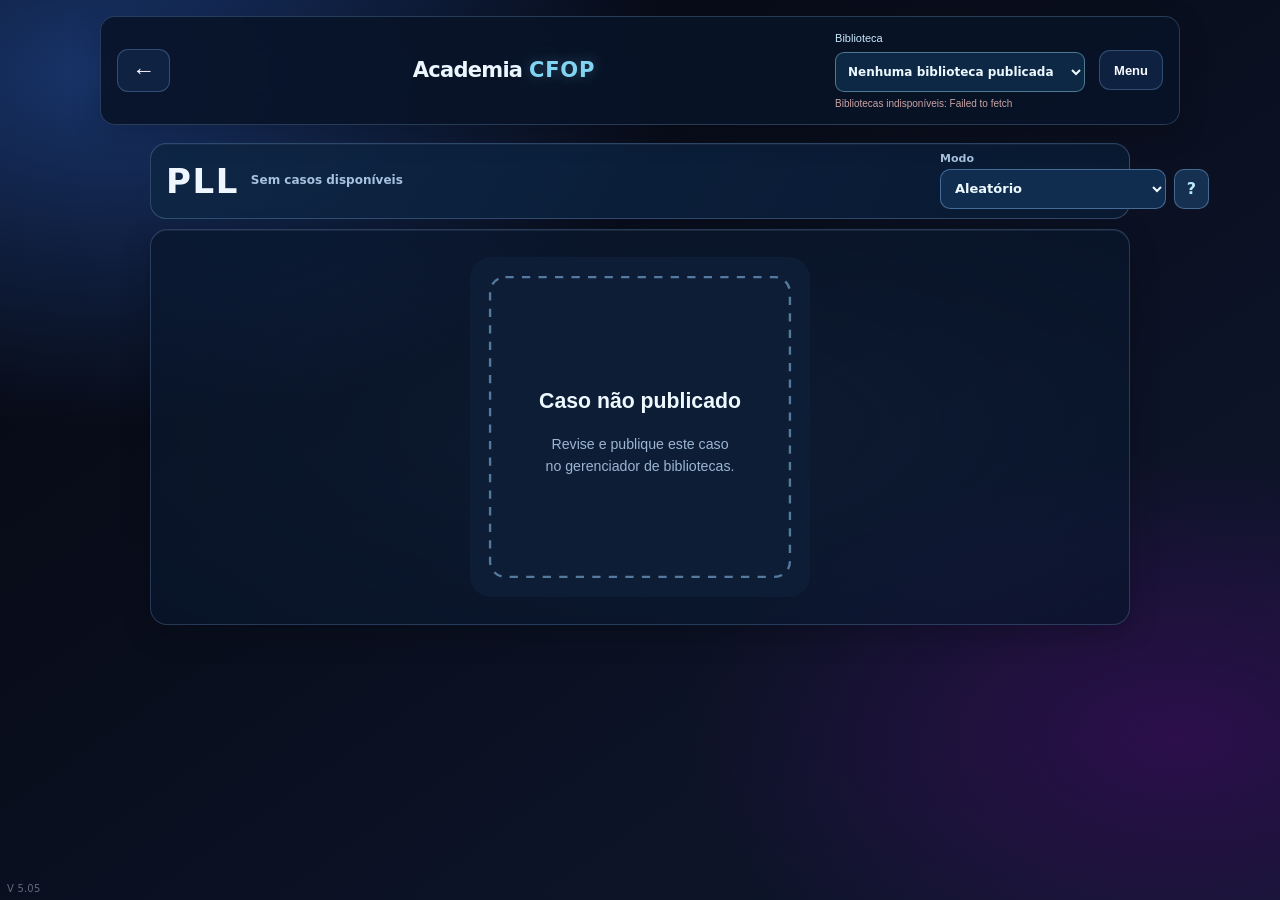
<file: pll.html>
<!doctype html>
<html lang="pt-BR">
<head>
  <meta charset="utf-8" />
  <meta name="viewport" content="width=device-width, initial-scale=1, viewport-fit=cover" />
  <title>Treino PLL — Academia CFOP</title>
  <link rel="stylesheet" href="assets/css/global.css?v=20261031-xp1k">
<link rel="stylesheet" href="assets/css/cursor-glow.css?v=1">
<link rel="stylesheet" href="assets/css/academy.css?v=20261030-1">
<link rel="stylesheet" href="assets/css/trainer-unified.css?v=20261106-bulk-cases-1">
<link rel="stylesheet" href="assets/css/trainer-quick-editor.css?v=20261109-2">
<link rel="icon" type="image/svg+xml" sizes="any" href="assets/icons/academia-cfop.svg?v=20261031-1">
<link rel="manifest" href="manifest.webmanifest">
<style>.trainer-finish-actions{display:flex;flex-wrap:wrap;gap:10px;justify-content:center;margin-top:18px}.trainer-finish-actions .big-btn{flex:1 1 145px;max-width:230px;min-height:46px}.trainer-session-summary{margin:12px auto 4px;line-height:1.6;font-size:.95rem;opacity:.92;max-width:440px}.trainer-exit-stage{background:transparent!important;border:1px solid rgba(160,185,220,.4)!important}</style>
</head>
<body data-set="pll" data-total="21" data-cases="Aa,Ab,E,F,Ga,Gb,Gc,Gd,H,Ja,Jb,Na,Nb,Ra,Rb,T,Ua,Ub,V,Y,Z">
  <header class="topbar">
    <button id="back-btn" class="icon-btn" aria-label="Voltar">←</button>
    <div class="trainer-top-brand">Academia <span>CFOP</span></div><div class="header-right">
      <button id="menu-btn" class="icon-btn has-tooltip" aria-label="Abrir configurações" data-tooltip="Atalho: M">Menu</button>
    </div>
  </header>

  <main class="f2l-container">
    <section class="image-area" aria-label="Área de treino">
      <div class="trainer-toolbar">
        <div class="trainer-toolbar-title"><h1 class="trainer-stage-name">PLL</h1><span id="trainer-case-label" class="trainer-current-case">Preparando caso…</span></div>
        <div class="trainer-mode-tools">
          <label class="trainer-mode-picker" for="trainer-mode-select"><span>Modo</span>
            <select id="trainer-mode-select" aria-label="Selecionar modo de treino">
              <option value="random">Aleatório</option>
              <option value="sequential">Sequencial</option>
              <option value="competitive">Competitivo</option>
              <option value="adaptive">Inteligente</option>
            </select>
          </label>
          <details class="trainer-mode-help" id="trainer-mode-help">
            <summary aria-label="Como funciona este modo de treino?" title="Como funciona este modo?">?</summary>
            <div class="trainer-mode-help-content">
              <strong id="trainer-mode-help-title">Aleatório</strong>
              <p id="trainer-mode-description">Conclua os casos: Fácil elimina da sessão, Difícil mantém na fila.</p>
              <span id="trainer-mode-caption" class="trainer-mode-footnote">Treino livre</span>
            </div>
          </details>
        </div>
      </div>
      <div id="session-timer-bar" class="session-timer-bar" hidden>
        <div class="session-timer-main">
          <span class="timer-label">Tempo total</span>
          <strong id="session-timer-display">00:00.00</strong>
        </div>
        <div class="timer-visibility-wrap">
          <button id="timer-visibility-btn" class="small-icon-btn has-tooltip" data-tooltip="Mostrar ou ocultar cronômetro">&#128065;</button>
          <div class="timer-visibility-menu">
            <button id="show-timer-btn" class="small-btn">Mostrar</button>
            <button id="hide-timer-btn" class="small-btn">Ocultar</button>
          </div>
        </div>
      </div>

      <div id="case-timer-bar" class="case-timer-bar" hidden>
        Tempo do caso: <strong id="case-timer-display">00:00.00</strong>
      </div>

      <div id="cases-remaining" class="cases-remaining" hidden>
        <div><span id="remaining-label">Casos restantes</span>: <span id="remaining-count">0</span></div>
        <div id="competitive-breakdown" class="competitive-breakdown" hidden>
          <span>Casos ruins: <strong id="remaining-bad">0</strong></span>
          <span>Casos bons: <strong id="remaining-good">0</strong></span>
        </div>
      </div>

      <div class="case-stage">
      <div class="img-wrap" id="img-wrap">
        <img id="case-image" src="[data-uri]" alt="Carregando biblioteca PLL" loading="eager">

        <div id="case-mask" class="case-mask" hidden>
          <div class="case-mask-question">?</div>
          <div class="case-setup" id="case-setup" hidden>
            <div class="case-setup-label">Setup do caso <strong id="case-setup-caseid">-</strong></div>
            <code id="case-setup-text" class="case-setup-text"></code>
          </div>
          <div class="last-case-info" id="last-case-info">Nenhum caso resolvido ainda.</div>
        </div>

        <div id="final-screen" class="final-screen" hidden>
          <h2>Parabéns! Todos os casos foram concluídos.</h2>
          <p id="final-time-line" class="final-time-line"></p>
          <div id="trainer-session-summary" aria-live="polite"></div><div class="trainer-finish-actions"><button id="restart-session-btn" class="big-btn">Tentar novamente</button><button type="button" class="big-btn" data-next-stage>Próximo módulo</button><button type="button" class="big-btn" data-exit-stage>Sair</button></div>
        </div>
      </div>
      <section id="case-moves" class="case-moves" aria-label="Movimentos do caso" hidden>
        <div class="case-moves-head">
          <span class="case-moves-title">Movimentos e setup</span>
          <button id="case-moves-toggle" class="small-icon-btn has-tooltip" data-tooltip="Mostrar ou ocultar movimentos" aria-expanded="false">&#128065;</button>
        </div>
        <div id="case-moves-body" class="case-moves-body" hidden>
          <div class="case-moves-meta">Caso <strong id="case-moves-caseid">-</strong></div>
          <code id="case-moves-text" class="case-moves-text"></code>
          <div id="case-moves-setup-wrap" class="case-moves-setup-wrap" hidden>
            <div class="case-moves-setup-label">Setup</div>
            <code id="case-moves-setup-text" class="case-moves-setup-text"></code>
          </div>
        </div>
      </section>

      <div class="controls-row" aria-label="Navegação e avaliação do caso">
        <button id="prev-case-btn" type="button" class="trainer-case-action action-prev has-tooltip" data-tooltip="Caso anterior · Seta esquerda">← Caso anterior</button>
        <button id="trainer-easy-btn" type="button" class="trainer-case-action action-easy" aria-label="Consegui resolver: caso fácil">✓ Fácil</button>
        <button id="trainer-hard-btn" type="button" class="trainer-case-action action-hard" aria-label="Tive dificuldade: repetir este caso depois">↺ Difícil</button>
        <button id="next-case-btn" type="button" class="trainer-case-action action-competitive has-tooltip" data-tooltip="Espaço / Seta direita" hidden>Iniciar tentativa</button>
        <button id="trainer-recognized" type="button" class="trainer-case-action action-recognized" hidden>Reconheci</button>
        <button id="skip-case-btn" type="button" class="trainer-case-action action-skip has-tooltip" data-tooltip="Pular sem registrar resolução">Pular →</button>
      </div>
      </div>
    </section>

    <!-- moved: cases-remaining -->

    <aside id="menu-panel" class="menu-panel" aria-hidden="true" role="dialog" aria-label="Controles">
      <div class="settings-head">
        <h2>Seu treinamento</h2>
        <button class="panel-close" id="panel-close" aria-label="Fechar painel">X</button>
      </div>

      <div class="trainer-menu-intro">Ajustes do treino <span>Personalize apenas o que precisar.</span></div>
      <details class="trainer-guide">
        <summary>Como funcionam os modos? <span aria-hidden="true">↗</span></summary>
        <div class="trainer-guide-content">
          <p><strong>Aleatório</strong>Casos variados. Os difíceis ganham mais chances de aparecer.</p>
          <p><strong>Sequencial</strong>Aprenda em ordem, com nome, algoritmo e setup abertos. Navegue pelo caso anterior ou próximo.</p>
          <p><strong>Competitivo</strong>O tempo define o desempenho. Os mais lentos são repetidos.</p>
          <p><strong>Adaptativo</strong>Usa sua dificuldade, seus tempos e seu histórico.</p>
          <p><strong>Revisão espaçada</strong>Sugere quando voltar a um caso, sem criar obrigação.</p>
          <p><strong>Foco</strong>Prioriza aquilo que ainda é difícil para você.</p>
        </div>
      </details>
      <div class="settings-card trainer-coach-options">
        <h3>Preferências de aprendizado</h3>
        
        <label class="line-setting" for="trainer-prioritize">Foco extra nos casos difíceis <input id="trainer-prioritize" type="checkbox"></label>
        <label class="field-group" for="trainer-goal-period"><span>Ritmo de treino</span><select id="trainer-goal-period" class="trainer-goal-select"><option value="daily">Meta diária</option><option value="weekly">Meta semanal</option><option value="free">Livre, sem meta</option></select></label>
        <label class="field-group" for="trainer-daily-goal"><span>Meta diária opcional (casos)</span><input id="trainer-daily-goal" type="number" min="1" max="119" value="12"></label>
        <label class="field-group" for="trainer-weekly-goal"><span>Meta semanal opcional (casos)</span><input id="trainer-weekly-goal" type="number" min="1" max="999" value="80"></label>
        <a class="trainer-open-progress" href="studio.html?page=dashboard">Ver calendário, gráficos e sequência →</a>
      </div>
      <div class="settings-card">
        <h3>Excluir casos</h3>
        
        <button id="toggle-exclusion-gallery" class="btn">Abrir galeria</button>
        <div id="exclusion-gallery-wrap" class="exclusion-gallery-wrap" hidden>
          <div id="exclusion-gallery" class="exclusion-gallery" aria-label="Galeria de casos"></div>
          <div id="exclusion-loading" class="exclusion-loading" hidden>Carregando mais casos...</div>
          <button id="exclude-reset" class="btn ghost">Limpar exclusões</button>
          <p class="kbd-help">Atalho para excluir caso atual: Ctrl + Backspace ou Ctrl + Delete.</p>
        </div>
      </div>

      <div class="settings-card">
        <h3>Fluxo de resolução</h3>
        <div class="line-setting">
          <span>Remover quando resolvido</span>
          <label class="switch">
            <input type="checkbox" id="remove-when-solved-toggle">
            <span class="switch-slider"></span>
          </label>
        </div>
        <button id="clear-solved" class="btn ghost">Limpar resolvidos</button>
      </div>

      <div class="settings-card">
        <h3>Cronômetro</h3>
        <div class="trainer-manual-timer">
          <button type="button" id="trainer-timed-practice">◷ Medir tempo deste caso</button>
          <span id="trainer-attempt-time" aria-live="polite">Tempo não iniciado</span>
        </div>
        <div class="line-setting">
          <span>Cronômetro da sessão</span>
          <label class="switch">
            <input type="checkbox" id="timer-toggle">
            <span class="switch-slider"></span>
          </label>
        </div>
        <div class="line-setting">
          <span>Início automático</span>
          <label class="switch">
            <input type="checkbox" id="timer-autostart-toggle">
            <span class="switch-slider"></span>
          </label>
        </div>
        <div id="timer-floating" class="timer-floating" hidden>
          <div id="timer-display">00:00.00</div>
          <div class="timer-controls">
            <button id="timer-start" class="small-btn has-tooltip" data-tooltip="Atalho: C">Start</button>
            <button id="timer-pause" class="small-btn" hidden>Pause</button>
            <button id="timer-reset" class="small-btn">Reset</button>
          </div>
          <p class="kbd-help">Atalhos: C (iniciar/pausar), C + Backspace (resetar).</p>
        </div>
      </div>

      <div class="settings-card">
        <h3>Atalhos de teclado</h3>
        <div class="line-setting">
          <span>Ativar atalhos</span>
          <label class="switch">
            <input type="checkbox" id="keyboard-actions-toggle">
            <span class="switch-slider"></span>
          </label>
        </div>
        <button id="keyboard-shortcuts-expand" class="btn ghost keyboard-shortcuts-expand" aria-expanded="false" type="button">
          Ver e configurar atalhos <span class="keyboard-chev" aria-hidden="true">&#9662;</span>
        </button>
        <div id="keyboard-shortcuts-panel" class="keyboard-shortcuts-panel" hidden>
          <div id="keyboard-shortcuts-list" class="keyboard-shortcuts-list" aria-label="Lista de atalhos"></div>
          <div class="keyboard-shortcuts-actions">
            <button id="keyboard-shortcuts-reset" class="btn ghost" type="button">Resetar atalhos</button>
          </div>
          <p id="kbd-summary" class="kbd-help"></p>
          <p class="kbd-help">Atalhos com Ctrl/Alt/Win não podem ser alterados.</p>
        </div>
      </div>

      <div class="settings-card">
        <h3>Tamanho da interface</h3>
        <label class="range-group" for="image-size-range">
          <span>Tamanho da imagem</span>
          <input id="image-size-range" type="range" min="0.8" max="1.25" step="0.05" value="1">
        </label>
        <label class="range-group" for="button-size-range">
          <span>Tamanho dos botões</span>
          <input id="button-size-range" type="range" min="0.85" max="1.25" step="0.05" value="1">
        </label>
        <button id="reset-size-btn" class="btn ghost">Restaurar tamanho padrão</button>
      </div>

      <div class="settings-card">
        <h3>Modo Sequencial</h3>
        <div class="line-setting">
          <span>Usar ordem fixa</span>
          <label class="switch">
            <input type="checkbox" id="ordered-toggle">
            <span class="switch-slider"></span>
          </label>
        </div>
        
      </div>

      <div class="settings-card">
        <h3>Modo Competitivo</h3>
        <div class="line-setting">
          <span>Usar classificação por tempo</span>
          <label class="switch">
            <input type="checkbox" id="competitive-toggle">
            <span class="switch-slider"></span>
          </label>
        </div>
        <label class="field-group" for="competitive-limit-input">
          <span>Tempo limite por caso (segundos)</span>
          <input id="competitive-limit-input" type="number" min="3" max="180" step="1" value="6">
        </label>
        <label class="field-group" for="competitive-repeat-input">
          <span>Intensidade de repetição</span>
          <input id="competitive-repeat-input" type="number" min="1" max="10" step="1" value="2">
        </label>
        <div class="line-setting">
          <span>Mudar cor por desempenho</span>
          <label class="switch">
            <input type="checkbox" id="dynamic-bg-toggle">
            <span class="switch-slider"></span>
          </label>
        </div>
        <button id="reset-competitive-btn" class="btn ghost">Resetar modo competitivo</button>
      </div>

      <div class="settings-card final-actions">
        <button id="reset-all-btn" class="btn danger">Resetar todas as configurações</button>
      </div>
    </aside>

    <div id="toast" class="toast" aria-live="polite" hidden></div>
  </main>

  <script src="assets/js/utils.js?v=20260303o" defer></script>
  <script src="assets/js/main.js?v=20260311a" defer></script>
  <script src="assets/js/trainer-coach.js?v=20261031-46" defer></script>
  <script src="assets/js/secao.js?v=20261120-image-cache-audio-1" defer></script>
  <script type="module" src="assets/js/library-trainer.js?v=20261103-originaledit-1"></script>
<script type="module" src="assets/js/trainer-quick-editor.js?v=20261109-4"></script>
<script src="v2/cursor-glow.js?v=20261030-27" defer></script>
<script type="module" src="assets/js/notice-banner.js?v=20261031-admin-notify-1"></script>
  <script defer src="assets/js/version-badge.js?v=5.05"></script>
</body>
</html>
</file>
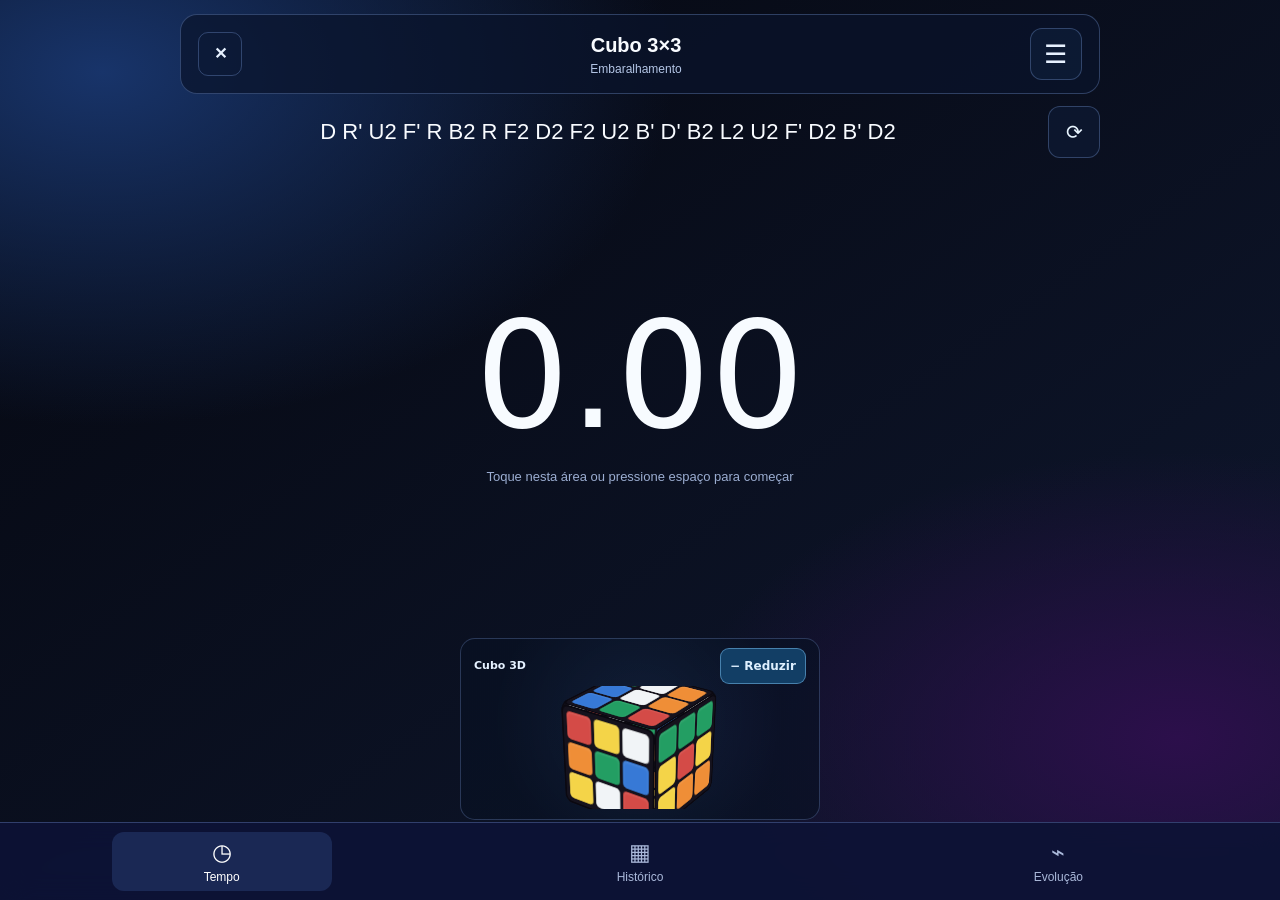
<file: scramble.html>
<!doctype html>
<html lang="pt-BR"><head><meta charset="utf-8"><meta name="viewport" content="width=device-width,initial-scale=1,viewport-fit=cover"><title>Embaralhamento e cronômetro — Academia CFOP</title>
<link rel="stylesheet" href="assets/css/global.css?v=20260313k"><link rel="stylesheet" href="assets/css/scramble.css?v=20261031-timer-upgrade-1"><link rel="stylesheet" href="assets/css/cursor-glow.css?v=1">
<link rel="stylesheet" href="assets/css/academy.css?v=20261030-1">
<link rel="stylesheet" href="assets/css/timer-upgrade.css?v=20261031-timer-interact-1">
<link rel="icon" type="image/svg+xml" sizes="any" href="assets/icons/academia-cfop.svg?v=20261031-1">
<link rel="manifest" href="manifest.webmanifest">
</head><body class="scramble-body">
<header class="scramble-header"><a href="index.html" aria-label="Voltar à página inicial">✕</a><strong>Cubo 3×3 <small>Embaralhamento</small></strong><button id="scramble-menu-toggle" type="button" aria-label="Abrir menu do cronômetro" aria-controls="scramble-menu" aria-haspopup="dialog">☰</button></header>
<main class="scramble-main">
<section data-panel="timer" class="scramble-timer-panel">
<div class="scramble-alg"><p id="scramble-text" aria-label="Embaralhamento atual"></p><button id="new-scramble" type="button" aria-label="Gerar outro embaralhamento" title="Novo embaralhamento">⟳</button></div>

<div class="scramble-clock"><button id="timer-display" type="button" aria-label="Iniciar ou parar cronômetro">0.00</button><p id="timer-status">Toque nesta área ou pressione espaço para começar</p></div>
 <section class="scramble-cube-section" aria-label="Visualização interativa do embaralhamento"><div class="scramble-cube-bar"><h2 class="scramble-cube-heading"><span id="scramble-cube-heading">Cubo 3D</span> <small>Arraste para girar · toque para iniciar ou parar</small></h2><button id="cube-size-toggle" type="button" aria-label="Reduzir cubo" aria-pressed="false">− Reduzir</button></div><div id="scramble-cube" role="button" aria-label="Cubo do embaralhamento. Toque para iniciar ou parar o cronômetro, arraste para girar" tabindex="0"></div></section>
<section class="scramble-record-share" id="scramble-record-share" hidden>
 <div class="scramble-record-share-heading"><strong>🏆 Novo recorde pessoal!</strong><button type="button" id="scramble-record-close" aria-label="Fechar aviso de recorde">✕</button></div>
 <p id="scramble-record-label"></p>
 <div><button type="button" data-share-photo-pick>Adicionar foto</button><button type="button" data-share-record="native">Compartilhar meu recorde</button>
 <button type="button" class="secondary" data-share-record="download">Baixar imagem PNG</button></div>
 <small id="scramble-share-status" role="status" aria-live="polite"></small>
 </section>
 
</section>
<section data-panel="history" hidden class="scramble-secondary"><h1>Meus tempos</h1><p>Resultados salvos neste dispositivo.</p><div id="solve-list" class="timer-history-root"></div><p class="timer-privacy">Os tempos e comentários ficam neste dispositivo. Contas conectadas poderão enviar apenas resumos diários ao administrador quando a migração for ativada.</p></section>
<section data-panel="stats" hidden class="scramble-secondary"><h1>Evolução</h1><p>Seu desempenho ao longo das resoluções.</p><canvas id="time-chart" aria-label="Gráfico de tempos"></canvas><div id="stats-summary" class="scramble-stat-grid"></div><button id="share-evolution" type="button" class="scramble-share-evolution">Compartilhar gráfico e evolução</button><section class="scramble-share-stat"><h2>Compartilhar evolução</h2><p>Crie uma imagem com seu recorde, seus cinco melhores tempos e seu perfil.</p>
 <div><button type="button" data-share-photo-pick>Adicionar foto</button><button type="button" data-share-record="native">Compartilhar recorde</button>
 <button type="button" class="secondary" data-share-record="download">Baixar imagem PNG</button></div>
 </section><button id="clear-times" class="scramble-danger" type="button">Limpar histórico</button></section>
<aside id="scramble-world-joke" class="scramble-world-joke" role="status" aria-live="polite" hidden><span id="scramble-world-joke-text"></span><button type="button" id="scramble-world-joke-close" aria-label="Fechar brincadeira">✕</button></aside>
<input type="file" id="scramble-share-photo" accept="image/*" hidden>
</main>
<dialog id="scramble-menu" class="scramble-menu-dialog" aria-labelledby="scramble-menu-title">
 <div class="scramble-menu-heading"><div><span class="scramble-menu-kicker">ACADEMIA CFOP · TIMER 3×3</span><h2 id="scramble-menu-title">Configurações</h2></div><button id="scramble-menu-close" type="button" aria-label="Fechar configurações">✕</button></div>
 <nav class="scramble-menu-shortcuts" aria-label="Atalhos"><a href="studio.html?page=profile">Meu perfil</a><a href="index.html">Página inicial</a></nav>
 <div class="scramble-menu-section"><h3>Embaralhamento</h3>
 <div class="scramble-menu-fields">
 <label for="scramble-length">Movimentos<select id="scramble-length"><option value="15">15 · curto</option><option value="20">20 · padrão</option><option value="25">25 · longo</option></select></label>
 <label for="cube-view">Visualização<select id="cube-view"><option value="3d">Cubo 3D</option><option value="2d">Cubo 2D</option></select></label>
 </div>
 <label class="scramble-menu-check" for="inspection-toggle"><input type="checkbox" id="inspection-toggle"><span>Inspeção de 15 segundos</span></label>
 <label class="scramble-menu-check" for="show-cube-preview"><input type="checkbox" id="show-cube-preview"><span>Mostrar cubo embaralhado abaixo do timer</span></label>
 </div>
 <div class="scramble-menu-section"><h3>Sessão de treino</h3><label for="scramble-session-name" class="scramble-session-label">Nome da sessão<input id="scramble-session-name" type="text" maxlength="45" placeholder="Geral" value="Geral" autocomplete="off"></label><p class="scramble-menu-help">As novas resoluções serão registradas nesta sessão. Você pode editar as sessões de tempos antigos no Histórico.</p></div>

 <button id="scramble-menu-done" type="button" class="scramble-menu-done">Voltar ao cronômetro</button>
 </dialog>
<nav class="scramble-bottom-nav" aria-label="Áreas do cronômetro"><button data-view="timer" aria-label="Cronômetro" aria-pressed="true">◷ <span>Tempo</span></button><button data-view="history" aria-label="Histórico" aria-pressed="false">▦ <span>Histórico</span></button><button data-view="stats" aria-label="Estatísticas" aria-pressed="false">⌁ <span>Evolução</span></button></nav>
<script type="module" src="assets/js/scramble.js?v=20261106-delete-fix-3"></script><script src="v2/cursor-glow.js?v=20261030-27" defer></script><script type="module" src="assets/js/notice-banner.js?v=20261031-admin-notify-1"></script>
</body></html>
</file>
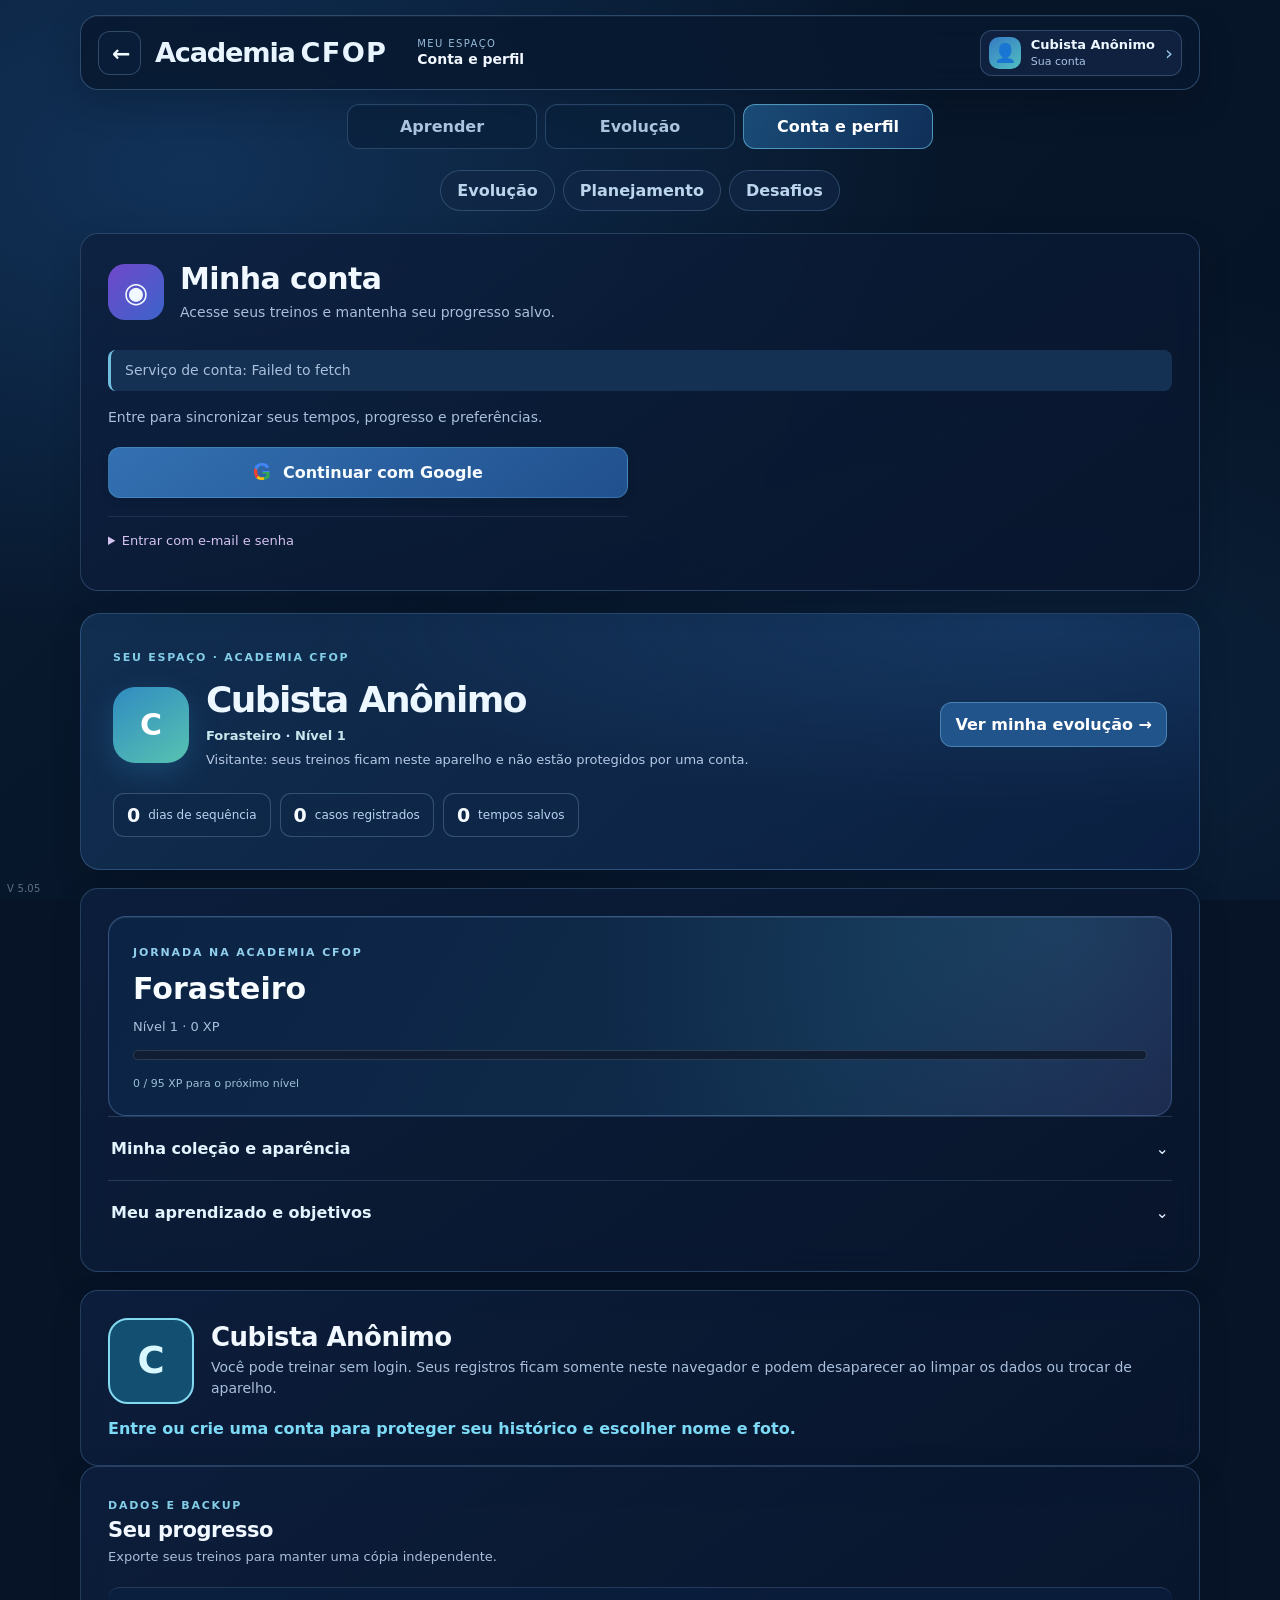
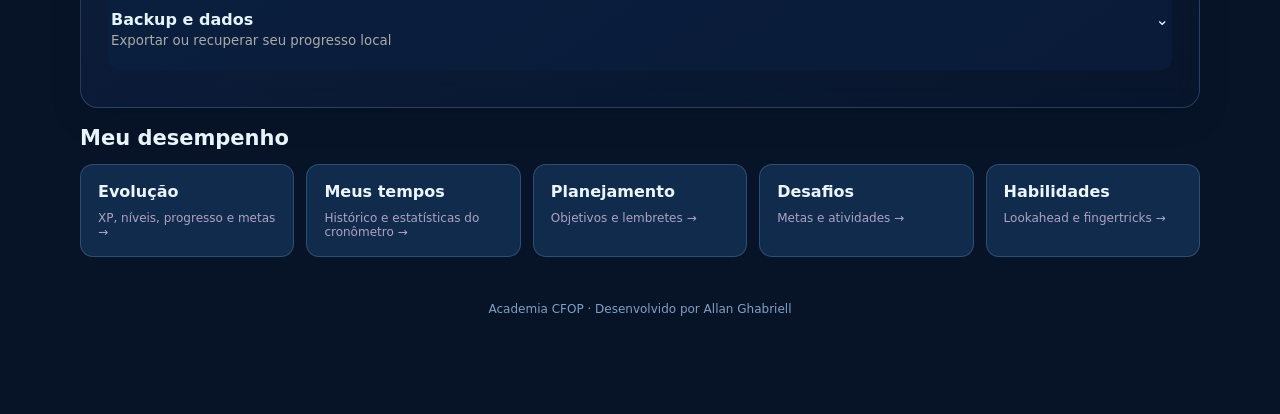
<file: studio.html>
<!doctype html>
<html lang="pt-BR" class="studio-page">
<head>
<meta charset="UTF-8">
<meta name="viewport" content="width=device-width,initial-scale=1,viewport-fit=cover">
<meta name="theme-color" content="#081526">
<link rel="manifest" href="./manifest.webmanifest">
<title>Academia CFOP — Conta e ferramentas</title>
<meta name="description" content="Academia CFOP: conta, evolução, aprendizado e administração.">
<link rel="stylesheet" href="./v2/app.css?v=20261127-sim-v502">
<link rel="stylesheet" href="assets/css/studio-original.css?v=1">
<link rel="stylesheet" href="assets/css/cursor-glow.css?v=1">
<link rel="stylesheet" href="assets/css/academy.css?v=20261030-1">
<link rel="stylesheet" href="assets/css/academy-tools.css?v=20261030-22">
<link rel="stylesheet" href="assets/css/studio-shell-fix.css?v=20261030-31">
<link rel="stylesheet" href="assets/css/admin-timer.css?v=20261031-1">
<link rel="stylesheet" href="assets/css/notice-banner.css?v=20261031-admin-2">
<link rel="stylesheet" href="assets/css/journey.css?v=20261031-1">
<link rel="stylesheet" href="assets/css/studio-admin-mobile.css?v=20261031-1">
<link rel="icon" type="image/svg+xml" sizes="any" href="assets/icons/academia-cfop.svg?v=20261031-1">
</head>
<body class="studio-page"><div id="root"><main class="studio-loading-screen" role="status" aria-live="polite"><span class="studio-loading-logo">Academia <strong>CFOP</strong></span><span class="studio-loading-indicator" aria-hidden="true"></span><p>Preparando seu espaço de treino…</p></main></div><script>
(function(){
 var ready=false,shown=false;
 function hasApp(){
  return !!document.querySelector('#root > .original-studio, #root > .app');
 }
 function show(){
  // Não substituir a interface se ela já foi carregada.
  if(ready||shown||hasApp())return;
  shown=true;
  var root=document.getElementById('root');
  if(!root)return;
  root.innerHTML='<main class="academy-load-error" role="alert"><span class="academy-error-symbol" aria-hidden="true">!</span><h1>Não foi possível iniciar o aplicativo</h1><p>Seu progresso permanece salvo. Talvez algum arquivo ainda esteja sendo atualizado. Tente novamente.</p><div class="academy-load-actions"><button id="cfop-retry" type="button">Tentar novamente</button><a href="index.html">Voltar ao início</a></div></main>';
  document.getElementById('cfop-retry').addEventListener('click',function(){location.reload()});
 }
 var watchdog=setTimeout(show,9000);
 window.addEventListener('cfop:ready',function(){ready=true;clearTimeout(watchdog);});
 window.addEventListener('error',function(e){
  if(e.target&&e.target.tagName==='SCRIPT'&&!hasApp())setTimeout(show,500);
 },true);
 window.addEventListener('unhandledrejection',function(){
  if(!hasApp())setTimeout(show,900);
 });

})();
</script><script type="module" src="./v2/app.js?v=20261127-orientation-v505"></script><script defer src="./v2/cursor-glow.js?v=20261030-31"></script>
  <script defer src="assets/js/version-badge.js?v=5.05"></script>
</body>
</html>
</file>
<file: assets/css/global.css>
:root{
  --bg-main:#05070f;
  --bg-alt:#0f1830;
  --panel-glass:rgba(7, 13, 28, 0.52);
  --text-main:#f8fbff;
  --text-muted:#aeb9d9;
  --line-soft:rgba(145, 184, 255, 0.28);
  --line-strong:rgba(77, 195, 255, 0.62);
  --neon-blue:#00d4ff;
  --neon-cyan:#78fff5;
  --neon-pink:#ff4ddf;
  --accent-red:#c41e3a;
  --accent-blue:#0a6cf1;
  --accent-white:#ffffff;
  --accent-orange:#ff6a00;
  --accent-green:#008a3b;
  --accent-yellow:#ffd200;
  --radius:16px;
  --max-width:920px;
  --bg-radial-a:#18346a;
  --bg-radial-b:#2c0f4b;
  --bg-linear-a:#05070f;
  --bg-linear-b:#0f1830;
  --font-size-base:1rem;
  --font-size-button:1.04rem;
  --font-size-panel-title:1.1rem;
  --font-weight-body:500;
  --font-weight-strong:700;
  --line-height-base:1.5;
}

*{box-sizing:border-box}
[hidden]{display:none !important}
html,body{
  height:100%;
  margin:0;
  padding:0;
  overflow-x:hidden;
  font-family:"Poppins","Montserrat","Trebuchet MS",sans-serif;
  background:
    radial-gradient(1100px 680px at 8% 8%, var(--bg-radial-a) 0%, transparent 52%),
    radial-gradient(900px 520px at 92% 82%, var(--bg-radial-b) 0%, transparent 55%),
    linear-gradient(145deg, var(--bg-linear-a) 0%, var(--bg-linear-b) 100%);
  color:var(--text-main);
  -webkit-font-smoothing:antialiased;
  text-rendering:optimizeLegibility;
  font-size:var(--font-size-base);
  line-height:var(--line-height-base);
}
a{color:inherit}

body[data-set]{
  overflow:hidden;
}

@media (min-width:701px){
  body[data-set] .f2l-container{
    padding-bottom:calc(28px + env(safe-area-inset-bottom));
    overflow-y:auto;
    scrollbar-width:none;
  }
  body[data-set] .f2l-container::-webkit-scrollbar{
    width:0;
    height:0;
  }
}

.centered-page{
  min-height:100vh;
  display:flex;
  flex-direction:column;
  align-items:center;
  justify-content:center;
  padding:24px clamp(16px, 4vw, 28px) 76px;
  gap:20px;
}

.home-page{
  justify-content:center;
}

.hero-panel{
  width:min(760px, 100%);
  border:1px solid var(--line-soft);
  border-radius:24px;
  background:linear-gradient(145deg, rgba(13, 24, 48, 0.82), rgba(11, 17, 35, 0.6));
  box-shadow:
    inset 0 1px 0 rgba(255, 255, 255, 0.07),
    0 14px 44px rgba(0, 0, 0, 0.35);
  padding:clamp(18px, 5vw, 34px);
  display:flex;
  flex-direction:column;
  align-items:center;
  gap:16px;
  backdrop-filter:blur(8px);
}

h1{
  margin:0;
  font-weight:800;
  letter-spacing:0.02em;
  font-size:clamp(1.95rem, 5vw, 3.2rem);
  text-align:center;
}

#title-cpof .cpof-letter{
  display:inline-block;
  padding:0 clamp(3px, 0.9vw, 7px);
  transition:color .32s ease, text-shadow .32s ease, transform .26s ease;
}

.hint{
  margin:0;
  color:var(--text-muted);
  text-align:center;
  font-size:clamp(0.95rem, 2.8vw, 1.06rem);
  line-height:1.52;
}

.home-actions{
  display:grid;
  grid-template-columns:repeat(3, minmax(0, 1fr));
  width:100%;
  gap:12px;
  margin-top:6px;
}

.card{
  position:relative;
  overflow:hidden;
  width:100%;
  min-height:64px;
  padding:12px 16px;
  border-radius:14px;
  border:1px solid rgba(115, 205, 255, 0.55);
  background:linear-gradient(165deg, rgba(11, 27, 53, 0.46), rgba(14, 23, 47, 0.14));
  color:var(--text-main);
  font-weight:700;
  font-size:1rem;
  box-shadow:
    0 0 0 1px rgba(10, 120, 255, 0.12),
    0 10px 24px rgba(0, 0, 0, 0.26);
  cursor:pointer;
  transition:
    transform .2s ease,
    box-shadow .26s ease,
    border-color .26s ease,
    background .26s ease,
    color .2s ease;
  -webkit-tap-highlight-color:transparent;
}

.card::before{
  content:"";
  position:absolute;
  inset:-40% auto auto -25%;
  width:80%;
  height:200%;
  transform:rotate(28deg);
  background:linear-gradient(90deg, transparent, rgba(153, 255, 249, 0.35), transparent);
  opacity:0;
  transition:opacity .2s ease;
}

.card:hover,
.card:focus-visible{
  transform:translateY(-3px) scale(1.01);
  border-color:var(--line-strong);
  box-shadow:
    0 0 18px rgba(0, 212, 255, 0.33),
    0 0 42px rgba(255, 77, 223, 0.18),
    0 14px 30px rgba(0, 0, 0, 0.34);
  outline:none;
}

.card:hover::before,
.card:focus-visible::before{
  opacity:1;
}

.card:active{
  transform:scale(0.97);
  border-color:var(--neon-cyan);
  box-shadow:
    0 0 22px rgba(120, 255, 245, 0.58),
    0 0 34px rgba(0, 212, 255, 0.44);
}

.card.primary{
  background:linear-gradient(165deg, rgba(9, 34, 68, 0.6), rgba(16, 33, 66, 0.22));
}

.card.disabled{
  opacity:0.72;
}

.card.disabled:active{
  transform:scale(0.98);
}

.card small{
  display:block;
  margin-top:2px;
  font-size:0.76rem;
  color:rgba(223, 236, 255, 0.88);
}

.site-footer{
  position:fixed;
  left:0;
  right:0;
  bottom:0;
  text-align:center;
  padding:12px 18px calc(12px + env(safe-area-inset-bottom));
  color:#deebff;
  background:linear-gradient(180deg, rgba(6, 11, 23, 0), rgba(5, 10, 22, 0.9) 52%);
  font-size:0.93rem;
  letter-spacing:0.02em;
}

.topbar{
  position:fixed;
  top:10px;
  left:10px;
  right:10px;
  display:flex;
  justify-content:space-between;
  align-items:center;
  padding:8px;
  z-index:5000;
}

.icon-btn{
  pointer-events:auto;
  touch-action:manipulation;
  background:transparent;
  border:1px solid rgba(255, 255, 255, 0.22);
  font-size:var(--font-size-button);
  font-weight:var(--font-weight-strong);
  padding:8px;
  border-radius:10px;
  cursor:pointer;
  color:var(--text-main);
  transition:
    transform .18s ease,
    box-shadow .2s ease,
    border-color .2s ease,
    background .2s ease;
}

.icon-btn:hover,
.icon-btn:focus-visible{
  border-color:rgba(120, 255, 245, 0.75);
  background:rgba(14, 28, 52, 0.55);
  box-shadow:
    0 0 16px rgba(0, 212, 255, 0.28),
    0 0 30px rgba(120, 255, 245, 0.18);
  transform:translateY(-1px);
  outline:none;
}

.header-right{
  display:flex;
  gap:8px;
  align-items:center;
}

.f2l-container{
  height:100dvh;
  min-height:100dvh;
  display:flex;
  align-items:center;
  justify-content:center;
  padding:
    calc(70px + env(safe-area-inset-top))
    16px
    calc(16px + env(safe-area-inset-bottom));
  gap:20px;
  max-width:var(--max-width);
  margin:0 auto;
  position:relative;
}

.image-area{
  display:flex;
  flex-direction:column;
  align-items:center;
  gap:12px;
  width:100%;
  max-width:740px;
  position:relative;
}

@media (min-width:701px){
  body[data-set] .f2l-container{
    align-items:stretch;
  }

  body[data-set] .image-area{
    height:100%;
    min-height:0;
  }

  .case-stage{
    width:100%;
    display:flex;
    flex-direction:column;
    align-items:center;
    gap:12px;
    flex:1;
    min-height:0;
  }

  body[data-set] .img-wrap{
    flex:1;
    min-height:0;
  }

  body[data-set] .img-wrap img{
    max-height:min(62vh, 100%);
  }
}

.img-wrap{
  width:100%;
  display:flex;
  align-items:center;
  justify-content:center;
  padding:8px;
  background:var(--panel-glass);
  border-radius:12px;
  border:1px solid var(--line-soft);
}

.img-wrap img{
  max-width:92vw;
  max-height:62vh;
  width:auto;
  height:auto;
  object-fit:contain;
  border-radius:8px;
}

.controls-row{
  display:flex;
  gap:10px;
  flex-wrap:wrap;
  justify-content:center;
}

.big-btn{
  padding:12px 18px;
  border-radius:10px;
  border:1px solid var(--line-soft);
  background:var(--panel-glass);
  color:var(--text-main);
  font-size:var(--font-size-button);
  font-weight:var(--font-weight-strong);
  cursor:pointer;
  transition:transform .16s ease, box-shadow .16s ease, border-color .16s ease;
  touch-action:manipulation;
}

.big-btn:hover{
  transform:translateY(-3px);
  box-shadow:0 0 18px rgba(0, 212, 255, 0.28);
}

.big-btn:active{
  transform:scale(0.98);
}

.big-btn.secondary{
  background:transparent;
  border:1px solid var(--line-soft);
}

.cases-remaining{
  position:fixed;
  top:80px;
  right:18px;
  z-index:2400;
  background:var(--panel-glass);
  padding:8px 12px;
  border-radius:10px;
  border:1px solid var(--line-soft);
  box-shadow:0 8px 20px rgba(0, 0, 0, 0.25);
  font-size:0.95rem;
  font-weight:var(--font-weight-strong);
  color:var(--text-main);
}

.competitive-breakdown{
  margin-top:6px;
  display:flex;
  flex-direction:column;
  gap:2px;
  font-size:0.82rem;
  color:var(--text-muted);
  font-weight:600;
}

.menu-panel{
  position:fixed;
  right:12px;
  top:56px;
  width:420px;
  max-width:90vw;
  max-height:82vh;
  overflow:auto;
  background:linear-gradient(145deg, rgba(10, 20, 38, 0.96), rgba(8, 15, 31, 0.88));
  border-radius:12px;
  padding:12px;
  border:1px solid var(--line-soft);
  box-shadow:0 18px 44px rgba(0, 0, 0, 0.38);
  display:none;
  z-index:5200;
}

.menu-panel[aria-hidden="false"]{display:block}

.panel-close{
  border:0;
  background:transparent;
  font-size:18px;
  cursor:pointer;
  color:var(--text-main);
}

.panel-section{padding:8px 4px}

.panel-section h3{
  margin:0 0 8px;
  font-size:1rem;
}

.panel-section p{
  margin:0 0 10px;
  color:var(--text-muted);
  line-height:1.4;
  font-size:0.9rem;
}

.modal-actions{
  display:flex;
  gap:8px;
  justify-content:flex-end;
  margin-top:10px;
}

.btn{
  padding:8px 12px;
  border-radius:8px;
  border:1px solid var(--line-soft);
  background:var(--panel-glass);
  color:var(--text-main);
  cursor:pointer;
  font-size:0.92rem;
  font-weight:var(--font-weight-strong);
  touch-action:manipulation;
}

.btn.ghost{
  background:transparent;
  border:1px solid var(--line-soft);
  color:var(--text-main);
}

.exclusion-gallery-wrap{
  margin-top:10px;
  display:flex;
  flex-direction:column;
  gap:10px;
}

.exclusion-gallery{
  max-height:min(46vh, 420px);
  overflow:auto;
  border:1px solid rgba(132, 190, 255, 0.25);
  border-radius:12px;
  padding:8px;
  display:grid;
  grid-template-columns:repeat(2, minmax(0, 1fr));
  gap:8px;
  background:rgba(7, 15, 31, 0.46);
}

.exclude-card{
  border:1px solid rgba(120, 198, 255, 0.32);
  border-radius:10px;
  background:rgba(13, 30, 56, 0.5);
  color:var(--text-main);
  padding:6px;
  cursor:pointer;
  text-align:left;
  display:flex;
  flex-direction:column;
  gap:4px;
  transition:border-color .2s ease, box-shadow .2s ease, transform .18s ease;
}

.exclude-card img{
  width:100%;
  height:74px;
  object-fit:contain;
  border-radius:7px;
  background:rgba(4, 10, 20, 0.55);
}

.exclude-card:hover,
.exclude-card:focus-visible{
  border-color:rgba(117, 255, 230, 0.88);
  box-shadow:0 0 14px rgba(0, 212, 255, 0.24);
  transform:translateY(-2px);
  outline:none;
}

.exclude-card.is-excluded{
  border-color:rgba(255, 77, 223, 0.85);
  box-shadow:0 0 16px rgba(255, 77, 223, 0.28);
}

.exclude-case-id{
  font-size:0.8rem;
  color:rgba(231, 241, 255, 0.95);
}

.exclude-case-action{
  font-size:0.74rem;
  color:rgba(150, 245, 245, 0.92);
  font-weight:700;
}

.exclude-card.is-excluded .exclude-case-action{
  color:rgba(255, 184, 242, 0.96);
}

.exclusion-loading{
  color:var(--text-muted);
  font-size:0.82rem;
}

.kbd-help{
  margin-top:10px;
  font-size:0.9rem;
  line-height:1.45;
  color:var(--text-muted);
}

.keyboard-shortcuts-expand{
  width:100%;
  display:flex;
  align-items:center;
  justify-content:space-between;
  gap:10px;
}

.keyboard-chev{
  font-size:1rem;
  opacity:0.9;
  transition:transform .18s ease;
}

.keyboard-shortcuts-expand[aria-expanded="true"] .keyboard-chev{
  transform:rotate(180deg);
}

.keyboard-shortcuts-panel{
  margin-top:10px;
  border:1px solid rgba(118, 210, 255, 0.18);
  border-radius:12px;
  padding:10px;
  background:rgba(7, 14, 26, 0.35);
}

.keyboard-shortcuts-list{
  display:flex;
  flex-direction:column;
  gap:10px;
}

.keyboard-shortcuts-actions{
  display:flex;
  justify-content:flex-end;
  margin-top:10px;
}

.kbd-row{
  display:flex;
  align-items:center;
  justify-content:space-between;
  gap:10px;
  flex-wrap:wrap;
}

.kbd-row-label{
  font-size:0.88rem;
  color:#d7ebff;
  font-weight:800;
}

.kbd-row-keys{
  display:flex;
  align-items:center;
  justify-content:flex-end;
  gap:8px;
  flex-wrap:wrap;
}

.key-chip{
  display:inline-flex;
  align-items:center;
  justify-content:center;
  gap:6px;
  padding:6px 10px;
  border-radius:10px;
  border:1px solid rgba(118, 210, 255, 0.24);
  background:rgba(13, 26, 48, 0.4);
  font-size:0.86rem;
  font-weight:800;
  color:#eef7ff;
  min-height:32px;
}

.keybind-field{
  cursor:pointer;
  touch-action:manipulation;
}

.keybind-field.is-capturing{
  border-color:rgba(120, 255, 245, 0.9);
  box-shadow:0 0 14px rgba(0, 212, 255, 0.22);
}

.keybind-field.is-conflict{
  border-color:rgba(255, 84, 84, 0.85);
  box-shadow:0 0 18px rgba(255, 84, 84, 0.16);
  color:#ffdcdc;
}

.switch{
  position:relative;
  display:inline-block;
  width:46px;
  height:26px;
}

.switch input{display:none}

.switch-slider{
  position:absolute;
  cursor:pointer;
  inset:0;
  background:rgba(180, 194, 228, 0.2);
  border-radius:26px;
}

.switch-slider:before{
  content:"";
  position:absolute;
  width:18px;
  height:18px;
  background:#fff;
  border-radius:50%;
  top:4px;
  left:4px;
  transition:all .2s;
}

.switch input:checked + .switch-slider{
  background:linear-gradient(90deg, var(--accent-green), var(--accent-blue));
}

.switch input:checked + .switch-slider:before{
  transform:translateX(20px);
}

.timer-floating{
  background:transparent;
  padding:0;
  margin-top:8px;
}

.timer-controls{
  display:flex;
  gap:6px;
  margin-top:8px;
}

.small-btn{
  padding:6px 8px;
  border-radius:8px;
  border:1px solid var(--line-soft);
  background:rgba(14, 30, 54, 0.65);
  color:var(--text-main);
  cursor:pointer;
  font-size:0.88rem;
  font-weight:var(--font-weight-strong);
  touch-action:manipulation;
}

.small-btn.ghost{
  background:transparent;
  border:1px solid rgba(118, 210, 255, 0.22);
  color:rgba(223, 236, 255, 0.92);
}

.toast{
  position:fixed;
  left:50%;
  transform:translateX(-50%);
  bottom:28px;
  background:#061122;
  color:#fff;
  padding:10px 14px;
  border-radius:12px;
  border:1px solid rgba(122, 218, 255, 0.35);
  z-index:9999;
  box-shadow:0 0 20px rgba(0, 212, 255, 0.24);
}
.toast.toast-xp{
  left:auto;right:16px;bottom:max(16px,env(safe-area-inset-bottom));
  transform:none;font-size:12px;font-weight:750;letter-spacing:.02em;
  padding:7px 11px;border-radius:10px;background:#0a2231ed;
  box-shadow:0 7px 23px #0005;border:1px solid #7bc4c35a;
  pointer-events:none;
}
.toast.toast-entering{animation:cpof-toast-in .30s ease both}
.toast.toast-leaving{animation:cpof-toast-out .42s ease both;pointer-events:none}
@keyframes cpof-toast-in{from{opacity:0;translate:0 9px}to{opacity:1;translate:0 0}}
@keyframes cpof-toast-out{from{opacity:1;translate:0 0}to{opacity:0;translate:0 7px}}
@media(prefers-reduced-motion:reduce){.toast.toast-entering,.toast.toast-leaving{animation:none}}


body{
  transition:background 1.35s cubic-bezier(0.22, 1, 0.36, 1);
}

:root{
  --case-scale:1;
  --btn-scale:1;
}

.img-wrap{
  position:relative;
  min-height:clamp(320px, 58vh, 620px);
  overflow:hidden;
}

.img-wrap img{
  max-width:calc(92vw * var(--case-scale));
  max-height:calc(58vh * var(--case-scale));
  display:block;
}

.big-btn{
  font-size:calc(1rem * var(--btn-scale));
  padding:calc(12px * var(--btn-scale)) calc(18px * var(--btn-scale));
}

.has-tooltip{
  position:relative;
}

.has-tooltip::after{
  content:attr(data-tooltip);
  position:absolute;
  left:50%;
  top:calc(100% + 8px);
  transform:translateX(-50%);
  white-space:nowrap;
  font-size:0.76rem;
  padding:6px 8px;
  border-radius:8px;
  color:#e9f5ff;
  background:rgba(5, 12, 22, 0.95);
  border:1px solid rgba(111, 201, 255, 0.32);
  opacity:0;
  pointer-events:none;
  transition:opacity .25s ease;
  transition-delay:2s;
  z-index:90;
}

.has-tooltip:hover::after{
  opacity:1;
}

.session-timer-bar{
  position:relative;
  z-index:220;
  width:min(760px, 100%);
  display:flex;
  justify-content:space-between;
  align-items:center;
  gap:10px;
  border:1px solid rgba(118, 210, 255, 0.3);
  background:rgba(8, 16, 34, 0.66);
  border-radius:12px;
  padding:8px 12px;
}

.session-timer-bar.timer-content-hidden{
  justify-content:flex-end;
}

.session-timer-bar.timer-content-hidden .session-timer-main{
  display:none;
}

.session-timer-main{
  display:flex;
  align-items:center;
  gap:10px;
}

.timer-label{
  font-size:0.95rem;
  color:var(--text-muted);
}

.timer-visibility-wrap{
  position:relative;
  z-index:4500;
}

.small-icon-btn{
  border:1px solid rgba(118, 210, 255, 0.35);
  background:rgba(13, 26, 48, 0.66);
  color:#e8f5ff;
  border-radius:8px;
  padding:6px 8px;
  cursor:pointer;
}

.timer-visibility-menu{
  position:absolute;
  top:calc(100% + 6px);
  right:0;
  display:none;
  gap:6px;
  padding:8px;
  border-radius:10px;
  border:1px solid rgba(118, 210, 255, 0.25);
  background:rgba(8, 16, 34, 0.95);
  z-index:4600;
}

.timer-visibility-wrap:hover .timer-visibility-menu{
  display:flex;
}

.case-timer-bar{
  width:min(760px, 100%);
  border:1px solid rgba(118, 210, 255, 0.3);
  background:rgba(8, 16, 34, 0.66);
  border-radius:12px;
  padding:8px 12px;
}

.case-moves{
  position:relative;
  z-index:210;
  width:min(760px, 100%);
  border:1px solid rgba(118, 210, 255, 0.3);
  background:rgba(8, 16, 34, 0.66);
  border-radius:12px;
  padding:8px 12px;
}

.case-moves-head{
  display:flex;
  align-items:center;
  justify-content:space-between;
  gap:10px;
}

.case-moves-title{
  font-size:0.95rem;
  color:var(--text-muted);
  font-weight:700;
}

.case-moves-body{
  margin-top:10px;
  display:flex;
  flex-direction:column;
  gap:8px;
}

.case-moves-meta{
  font-size:0.9rem;
  color:#d9ebff;
  font-weight:700;
}

.case-moves-text{
  display:block;
  padding:10px;
  border-radius:10px;
  border:1px solid rgba(118, 210, 255, 0.22);
  background:rgba(7, 14, 26, 0.55);
  color:#eff7ff;
  white-space:pre-wrap;
  word-break:break-word;
  font-size:0.95rem;
  line-height:1.45;
  font-family:ui-monospace, SFMono-Regular, Menlo, Monaco, Consolas, "Liberation Mono", "Courier New", monospace;
}

.case-moves-setup-wrap{
  margin-top:8px;
  padding-top:8px;
  border-top:1px dashed rgba(118, 210, 255, 0.18);
}

.case-moves-setup-label{
  font-size:0.82rem;
  font-weight:800;
  color:rgba(150, 245, 245, 0.92);
  margin-bottom:6px;
}

.case-moves-setup-text{
  display:block;
  padding:8px 10px;
  border-radius:10px;
  border:1px solid rgba(118, 210, 255, 0.16);
  background:rgba(7, 14, 26, 0.35);
  color:rgba(223, 236, 255, 0.88);
  white-space:pre-wrap;
  word-break:break-word;
  font-size:0.84rem;
  line-height:1.45;
  font-family:ui-monospace, SFMono-Regular, Menlo, Monaco, Consolas, "Liberation Mono", "Courier New", monospace;
}

.case-moves-toggle-on{
  border-color:rgba(120, 255, 245, 0.75);
  box-shadow:0 0 14px rgba(0, 212, 255, 0.25);
}

.case-mask{
  position:absolute;
  inset:8px;
  border-radius:10px;
  border:1px solid rgba(125, 206, 255, 0.4);
  background:
    radial-gradient(220px 180px at var(--mx, 50%) var(--my, 50%), rgba(0, 212, 255, 0.14), transparent 70%),
    linear-gradient(145deg, rgba(4, 8, 18, 0.96), rgba(9, 17, 31, 0.95));
  display:flex;
  flex-direction:column;
  align-items:center;
  justify-content:center;
  gap:12px;
  text-align:center;
  padding:clamp(14px, 3.5vw, 24px);
  overflow:auto;
}

.case-mask-question{
  width:76px;
  height:76px;
  border-radius:12px;
  display:flex;
  align-items:center;
  justify-content:center;
  font-size:2.2rem;
  font-weight:800;
  color:#d9f6ff;
  border:1px solid rgba(125, 206, 255, 0.46);
  box-shadow:0 0 20px rgba(0, 212, 255, 0.25);
}

.case-setup{
  width:min(560px, 100%);
  display:flex;
  flex-direction:column;
  gap:8px;
}

.case-setup-label{
  font-size:0.9rem;
  color:var(--text-muted);
  font-weight:800;
}

.case-setup-text{
  display:block;
  padding:10px;
  border-radius:10px;
  border:1px solid rgba(118, 210, 255, 0.22);
  background:rgba(7, 14, 26, 0.55);
  color:#eff7ff;
  white-space:pre-wrap;
  word-break:break-word;
  font-size:0.95rem;
  line-height:1.45;
  font-family:ui-monospace, SFMono-Regular, Menlo, Monaco, Consolas, "Liberation Mono", "Courier New", monospace;
}

.last-case-info{
  font-size:0.95rem;
  line-height:1.45;
  color:#d9ebff;
}

.final-screen{
  position:absolute;
  inset:8px;
  border-radius:10px;
  border:1px solid rgba(118, 210, 255, 0.34);
  background:linear-gradient(145deg, rgba(8, 20, 40, 0.96), rgba(9, 17, 31, 0.93));
  display:flex;
  flex-direction:column;
  align-items:center;
  justify-content:center;
  gap:12px;
  padding:clamp(14px, 3.5vw, 24px);
  text-align:center;
  overflow:auto;
}

.final-screen h2{
  margin:0;
  font-size:1.45rem;
  font-weight:800;
}

.final-time-line{
  margin:0;
  color:var(--text-muted);
}

.settings-head{
  display:flex;
  align-items:center;
  justify-content:space-between;
  gap:10px;
  margin-bottom:8px;
}

.settings-head h2{
  margin:0;
  font-size:var(--font-size-panel-title);
  font-weight:800;
}

.settings-card{
  border:1px solid rgba(118, 210, 255, 0.22);
  background:rgba(8, 17, 35, 0.55);
  border-radius:12px;
  padding:10px;
  margin-bottom:10px;
}

.line-setting{
  display:flex;
  justify-content:space-between;
  align-items:center;
  gap:10px;
  margin-bottom:10px;
}

.line-setting span{
  font-size:0.95rem;
  color:#d7ebff;
  font-weight:var(--font-weight-body);
}

.range-group,
.field-group{
  display:flex;
  flex-direction:column;
  gap:6px;
  margin-bottom:10px;
}

.range-group span,
.field-group span{
  font-size:0.9rem;
  color:var(--text-muted);
}

.field-group input{
  border-radius:8px;
  border:1px solid rgba(118, 210, 255, 0.26);
  background:rgba(7, 14, 26, 0.7);
  color:#eff7ff;
  padding:8px;
}

.range-group input[type="range"]{
  accent-color:#59d7ff;
}

.btn.danger{
  border-color:rgba(255, 84, 84, 0.5);
  color:#ffdcdc;
  background:rgba(59, 9, 17, 0.45);
}

@media (max-width:900px){
  .f2l-container{
    padding:
      calc(64px + env(safe-area-inset-top))
      12px
      calc(12px + env(safe-area-inset-bottom));
  }
  .img-wrap{min-height:clamp(260px, 50vh, 500px)}
  .img-wrap img{max-height:50vh}
  .menu-panel{right:8px;top:56px;width:92vw}
  .session-timer-bar,
  .case-timer-bar{
    width:100%;
  }
}

@media (max-width:700px){
  .home-actions{
    grid-template-columns:1fr;
    gap:10px;
  }

  .card{
    min-height:60px;
    font-size:1.02rem;
  }

  .centered-page{
    justify-content:flex-start;
    padding-top:max(22px, env(safe-area-inset-top));
  }

  .topbar{
    top:max(6px, env(safe-area-inset-top));
    left:8px;
    right:8px;
    padding:6px;
  }

  .icon-btn{
    font-size:1.05rem;
    padding:8px 10px;
  }

  .f2l-container{
    align-items:stretch;
    justify-content:flex-start;
    gap:10px;
    padding:
      calc(56px + env(safe-area-inset-top))
      10px
      calc(12px + env(safe-area-inset-bottom));
  }

  .image-area{
    flex:1;
    width:100%;
    gap:10px;
  }

  .session-timer-bar{order:0}
  .case-timer-bar{order:1}
  .case-stage{
    order:2;
    flex:1;
    width:100%;
    display:flex;
    flex-direction:column;
    align-items:center;
    justify-content:center;
  }
  .controls-row{margin-top:10px}

  .img-wrap{
    flex:0 0 auto;
    min-height:unset;
    padding:3px;
  }

  .img-wrap.show-mask{
    min-height:clamp(320px, 55vh, 520px);
  }

  .img-wrap img{
    max-width:100%;
    max-height:calc(38vh * var(--case-scale));
  }

  .controls-row{
    width:100%;
    display:grid;
    grid-template-columns:1fr 1fr;
    gap:8px;
  }

  .controls-row.single-next{
    grid-template-columns:minmax(180px, 320px);
    justify-content:center;
  }

  #skip-case-btn{
    grid-column:1 / -1;
    justify-self:center;
    width:min(260px, 100%);
  }

  .big-btn{
    width:100%;
    padding:10px 12px;
    font-size:calc(0.96rem * var(--btn-scale));
  }

  .exclusion-gallery{
    grid-template-columns:repeat(2, minmax(0, 1fr));
    max-height:42vh;
  }

  .cases-remaining{
    position:absolute;
    top:0;
    right:0;
    width:auto;
    max-width:min(320px, 72vw);
    padding:4px 8px;
    font-size:0.78rem;
  }

  .menu-panel{
    top:50px;
    right:6px;
    width:calc(100vw - 12px);
    max-width:calc(100vw - 12px);
    max-height:calc(100dvh - 60px - env(safe-area-inset-bottom));
    padding:8px;
    border-radius:10px;
  }

  .settings-card{
    padding:8px;
    margin-bottom:8px;
  }

  .settings-card h3{
    margin:0 0 6px;
    font-size:0.96rem;
  }

  .settings-card p,
  .kbd-help,
  .line-setting span,
  .range-group span,
  .field-group span{
    font-size:0.82rem;
  }

  .btn,
  .small-btn{
    padding:7px 8px;
    font-size:0.82rem;
  }

  .settings-head h2{
    font-size:0.96rem;
  }
}

@media (hover:none), (pointer:coarse){
  .home-page{
    justify-content:center;
  }

  .centered-page.home-page{
    min-height:100dvh;
    padding:
      max(16px, env(safe-area-inset-top))
      12px
      calc(78px + env(safe-area-inset-bottom));
    gap:12px;
    justify-content:center;
  }

  .hero-panel{
    width:100%;
    max-width:100%;
    padding:14px 12px;
    gap:12px;
  }

  .home-actions{
    grid-template-columns:1fr;
    gap:8px;
  }

  .home-actions .card{
    min-height:56px;
    font-size:1rem;
    padding:11px 12px;
  }

  .site-footer{
    font-size:0.84rem;
    padding:10px 12px calc(10px + env(safe-area-inset-bottom));
  }

  .has-tooltip::after{
    content:none !important;
    display:none !important;
  }

  .has-tooltip:hover::after{
    opacity:0;
  }

  .card:hover{
    transform:none;
    box-shadow:
      0 0 0 1px rgba(10, 120, 255, 0.12),
      0 10px 24px rgba(0, 0, 0, 0.26);
  }

  .card:hover::before{
    opacity:0;
  }

  .icon-btn:hover,
  .big-btn:hover,
  .btn:hover,
  .small-btn:hover,
  .exclude-card:hover{
    transform:none;
    box-shadow:none;
  }

  .icon-btn:active,
  .big-btn:active,
  .btn:active,
  .small-btn:active,
  .exclude-card:active{
    transform:scale(0.98);
    box-shadow:0 0 14px rgba(0, 212, 255, 0.22);
    border-color:rgba(120, 255, 245, 0.72);
  }
}

.hidden{display:none}
</file>
<file: assets/css/cursor-glow.css>
/* Pointer-only ambient glow; no impact on interactions. */
body{isolation:isolate}
.cfop-cursor-glow{position:fixed;top:0;left:0;width:155px;height:155px;border-radius:50%;pointer-events:none;z-index:0;opacity:0;transform:translate3d(-400px,-400px,0);background:radial-gradient(circle,rgba(155,111,255,.25) 0%,rgba(116,73,214,.14) 40%,rgba(92,59,175,0) 73%);filter:blur(22px);will-change:transform;transition:opacity .3s ease}
.cfop-cursor-glow.is-active{opacity:1}
body>main,body>.site-footer{z-index:1}body>.topbar,body>.original-utility-bar{z-index:20}
@media(hover:none),(pointer:coarse),(prefers-reduced-motion:reduce){.cfop-cursor-glow{display:none!important}}
</file>
<file: assets/css/academy.css>
/* Academia CPOF — unified original-inspired responsive design system.
   Presentation only: preserve the original PNG trainers and their controls. */
:root{--academy-panel:rgba(10,20,40,.86);--academy-stroke:rgba(143,190,249,.27);--academy-focus:#83e8ff}
html{scroll-padding-top:24px}
body{min-width:0}
button,a,input,select,summary{touch-action:manipulation}
a:focus-visible,button:focus-visible,summary:focus-visible,input:focus-visible,select:focus-visible{outline:2px solid var(--academy-focus);outline-offset:3px}
button,select,input{max-width:100%}
.academy-utility{position:fixed;top:12px;right:clamp(12px,3vw,28px);z-index:5500}
.academy-utility details{position:relative}
.academy-utility summary{display:flex;align-items:center;gap:9px;min-height:44px;padding:10px 16px;background:rgba(8,18,37,.92);border:1px solid var(--academy-stroke);border-radius:13px;list-style:none;cursor:pointer;font:650 13px system-ui,sans-serif;color:#e9f5ff;backdrop-filter:blur(16px)}
.academy-utility summary::-webkit-details-marker{display:none}
.academy-utility summary::after{content:'⌄';font-size:17px;line-height:1;color:#8ddff8}
.academy-utility details[open] summary{border-color:#7fcbf0}
.academy-utility nav{position:absolute;top:calc(100% + 8px);right:0;display:grid;gap:5px;min-width:218px;padding:8px;background:rgba(8,18,37,.97);border:1px solid var(--academy-stroke);border-radius:15px;box-shadow:0 16px 40px #0008}
.academy-utility nav a{display:block;color:#d8e8ff;text-decoration:none;font:600 13px system-ui,sans-serif;padding:13px 14px;border-radius:10px;white-space:nowrap}
.academy-utility nav a:hover{background:rgba(76,132,196,.24)}
body.academy-home .home-page{padding-top:88px;padding-bottom:90px;min-height:100svh}
body.academy-home .hero-panel{max-width:790px;padding:clamp(22px,5vw,42px);gap:18px}
body.academy-home #title-cpof{font-size:clamp(2rem,6vw,3.65rem);line-height:1.18}
body.academy-home .home-actions{grid-template-columns:repeat(2,minmax(0,1fr));gap:13px}
body.academy-home .home-actions .card{min-height:clamp(100px,15vw,145px);display:flex;flex-direction:column;justify-content:center;align-items:center;gap:8px;text-decoration:none;font-size:clamp(1.35rem,3vw,2rem);letter-spacing:.045em}
body.academy-home .home-actions .card .stage-subtitle{font:500 12px system-ui,sans-serif;color:#a9bfdf;letter-spacing:0}
body.academy-home .scramble-entry-link{min-height:44px;text-align:center}
body[data-set] .topbar{gap:12px;align-items:center}
body[data-set] .topbar .icon-btn{min-width:44px;min-height:44px;display:inline-flex;align-items:center;justify-content:center}
body[data-set] .menu-panel{max-height:min(82svh,780px);overscroll-behavior:contain}
body[data-set] .img-wrap img{max-width:100%;object-fit:contain}
body[data-set] .f2l-container{max-width:100%}
body[data-set] .case-stage{max-width:100%}
body[data-set] .case-moves{max-width:100%;overflow-wrap:anywhere}
body[data-set] .topbar a{color:#f2f8ff;text-decoration:none}
body[data-set="cross"] .cross-original-main .card{max-width:100%}
body[data-set="cross"] .cross-original-main .cross-layout{min-width:0}
body[data-set="cross"] .cross-original-main .cross-net{max-width:100%}
body.scramble-body .scramble-header{min-height:62px}
body.scramble-body .scramble-header a{min-width:44px;min-height:44px;display:grid;place-items:center}
body.scramble-body .scramble-bottom-nav button{min-height:50px}
.original-studio-header{min-height:62px}
.original-studio-header .original-back{min-width:44px;min-height:44px;display:grid;place-items:center}
.original-studio-nav{position:relative}
.original-studio-nav button{min-height:44px}
.original-studio-content{overflow-wrap:anywhere}
.original-studio-content .card{min-width:0}
.original-studio-content img{max-width:100%;height:auto}
.original-studio-content table{display:block;max-width:100%;overflow-x:auto}
.original-studio-content .profile-destination-grid button{min-height:68px}
@media(max-width:700px){
 .academy-utility{top:10px;right:12px}
 body.academy-home .hero-panel{width:100%;border-radius:20px}
 body.academy-home .home-page{padding:82px 14px 75px}
 body.academy-home .home-actions{gap:10px}
 body.academy-home .home-actions .card{min-height:108px;padding:13px 8px}
 body[data-set] .topbar{top:8px;left:8px;right:8px}
 body[data-set] .menu-panel{top:62px;left:10px;right:10px;width:auto;max-width:none;max-height:calc(100svh - 82px);border-radius:18px;padding:16px}
 body[data-set] .f2l-container{padding-left:12px;padding-right:12px}
 body[data-set] .image-area{width:100%}
 body[data-set="cross"] .cross-original-main{width:calc(100% - 24px);margin-top:76px}
 body[data-set="cross"] .cross-original-main .cross-layout{grid-template-columns:minmax(0,1fr)}
 .original-studio-header{width:calc(100% - 20px);margin-top:10px}
 .original-studio-content{width:calc(100% - 24px)}
 .original-studio-nav{width:calc(100% - 20px)}
 .original-studio-nav button{flex:1 1 28%;padding:12px 6px}
}
@media(max-width:390px){
 body.academy-home .home-actions .card{min-height:94px;font-size:1.35rem}
 body.academy-home .home-actions .card .stage-subtitle{font-size:11px}
 body.academy-home #title-cpof{font-size:1.95rem}
 .original-studio-header>strong{font-size:15px}
 .original-studio-nav button{font-size:11px}
}
@media(prefers-reduced-motion:reduce){.academy-utility *,body.academy-home .home-actions .card{animation:none!important;transition:none!important}}
</file>
<file: assets/css/home-layout.css>
/* Academia CPOF — tela inicial: marca no canto, navegação lateral e treino no centro. */
html:has(body.academy-home){height:100%;overflow:hidden}
body.academy-home{height:100dvh;min-height:0;overflow:hidden;display:flex;flex-direction:column}
.academy-home-header{
  position:relative;z-index:5;flex:0 0 auto;
  width:100%;min-height:clamp(76px,12vh,105px);
  padding:clamp(14px,2.2vw,24px) clamp(16px,2.4vw,36px) 8px;
  display:flex;align-items:flex-start;justify-content:flex-start
}
.academy-home-brand{display:inline-flex;align-items:center;min-width:0;text-decoration:none}
.academy-brand-name{
  display:inline-flex;align-items:baseline;gap:7px;white-space:nowrap;
  color:#f1f7ff;font-weight:850;line-height:1.15;
  font-size:clamp(1.65rem,2.85vw,2.35rem);letter-spacing:-.04em;
  text-shadow:0 2px 22px rgba(99,159,234,.18)
}
.academy-brand-cpof{display:inline-flex;gap:1px;letter-spacing:.025em}
.academy-brand-cpof span{
  display:inline-block;color:#f0f4ff;
  transition:none;will-change:color,text-shadow;
  text-shadow:0 0 9px rgba(245,248,255,.5)
}
.academy-brand-cpof span:nth-child(2){color:#f3d94b}
.academy-brand-cpof span:nth-child(3){color:#44ca83}
.academy-brand-cpof span:nth-child(4){color:#629eed}
/* Coluna independente: nunca descer para baixo dos cards de treino. */
.academy-home-sidebar{
  position:fixed;top:50%;left:clamp(13px,2.35vw,38px);
  transform:translateY(-50%);z-index:5500;
  width:clamp(142px,12vw,174px);
  display:flex;flex-direction:column;gap:13px
}
.academy-home-rail{display:grid;grid-template-columns:minmax(0,1fr);gap:10px}
.academy-rail-link{
  width:100%;min-height:55px;
  display:flex;align-items:center;justify-content:flex-start;gap:12px;
  padding:12px 14px;border-radius:14px;
  color:#dcecff!important;text-decoration:none;
  font:650 13px/1.2 system-ui,sans-serif;white-space:nowrap;
  background:linear-gradient(135deg,rgba(15,40,76,.85),rgba(9,24,49,.78));
  border:1px solid rgba(128,185,244,.31);
  box-shadow:0 8px 21px rgba(0,0,0,.17),inset 0 1px rgba(255,255,255,.055);
  backdrop-filter:blur(12px);
  transition:background .18s linear,border-color .18s linear,transform .18s linear
}
.academy-rail-link:hover,.academy-rail-link:focus-visible{
  border-color:rgba(122,226,245,.75);background:rgba(28,67,110,.9);
  transform:translateX(3px);outline-offset:3px
}
.academy-rail-icon{width:26px;height:26px;display:grid;place-items:center;flex:none;color:#90dcf4;font:700 22px/1 system-ui,sans-serif}
.academy-home-sidebar .academy-utility{position:relative!important;top:auto!important;right:auto!important;left:auto!important;z-index:6000;width:100%}
.academy-home-sidebar .academy-utility details{position:relative}
.academy-home-sidebar .academy-utility summary.academy-rail-link{
  min-width:0;width:100%;min-height:55px;justify-content:flex-start;gap:12px;
  padding:12px 14px;border-radius:14px;list-style:none;cursor:pointer;
  background:linear-gradient(135deg,rgba(15,40,76,.85),rgba(9,24,49,.78));
  border:1px solid rgba(128,185,244,.31);font:650 13px/1.2 system-ui,sans-serif;
  color:#dcecff;box-shadow:0 8px 21px #0003
}
.academy-home-sidebar .academy-utility summary.academy-rail-link::after{content:'›';margin-left:auto;font-size:21px;color:#9ad8eb}
.academy-home-sidebar .academy-utility details[open] summary{border-color:#81d8ef}
.academy-home-sidebar .academy-utility nav.academy-side-menu{
  position:absolute;left:calc(100% + 11px);top:0;right:auto;
  display:grid;gap:5px;min-width:min(264px,calc(100vw - 112px));
  width:max-content;max-width:calc(100vw - 110px);
  padding:10px;border:1px solid rgba(135,193,249,.36);
  border-radius:15px;background:rgba(7,21,43,.98);
  box-shadow:0 20px 48px #0009;backdrop-filter:blur(16px)
}
.academy-side-menu-title{font:750 10px system-ui,sans-serif;letter-spacing:.15em;color:#89b5d7;padding:8px 11px 5px}
.academy-home-sidebar .academy-utility nav.academy-side-menu a{
  white-space:normal;line-height:1.35;padding:12px 13px;font-size:12px;
  border-radius:9px
}
.academy-home-streak{
  display:flex;align-items:center;gap:10px;min-height:61px;
  padding:10px 11px;text-decoration:none;color:#e5f3ff;
  border-radius:13px;border:1px solid rgba(140,184,233,.22);
  background:rgba(9,23,46,.58)
}
.academy-home-streak:hover{border-color:rgba(129,209,241,.65)}
.academy-streak-flame{font-size:22px;flex:none}
.academy-streak-content{display:flex;flex-direction:column;min-width:0;gap:2px}
.academy-streak-content strong{font:750 13px system-ui,sans-serif;white-space:nowrap}
.academy-streak-content small{font:500 10px/1.3 system-ui,sans-serif;color:#a6bedf}
.academy-home-main{
  flex:1;min-height:0;display:flex;align-items:center;justify-content:center;
  width:auto;margin-left:clamp(170px,16vw,230px);
  padding:0 clamp(14px,4vw,40px) clamp(12px,4vh,32px)
}
.academy-stage-selection{
  width:min(770px,100%);display:flex;flex-direction:column;align-items:center;
  gap:clamp(14px,3vh,23px);transform:translateY(-1vh)
}
.academy-stage-eyebrow{margin:0;color:#a6bcdd;font:750 11px system-ui,sans-serif;letter-spacing:.17em;text-align:center}
body.academy-home .home-actions{
  width:100%;display:grid;grid-template-columns:repeat(3,minmax(0,1fr));
  gap:clamp(10px,2vw,20px);align-items:stretch;justify-items:stretch;margin:0
}
body.academy-home .home-actions .academy-stage{
  width:100%;min-width:0;min-height:clamp(108px,17vh,154px);
  padding:15px 9px;border-radius:19px;display:flex;flex-direction:column;
  align-items:center;justify-content:center;gap:8px;
  text-decoration:none;letter-spacing:normal;font-size:inherit;
  background:linear-gradient(145deg,rgba(15,43,78,.88),rgba(10,21,44,.83));
  border:1px solid rgba(135,193,251,.38);
  box-shadow:inset 0 1px #ffffff14,0 10px 28px #0004
}
body.academy-home .home-actions .academy-stage:hover{
  transform:translateY(-4px);border-color:#84d8f6;
  box-shadow:0 10px 34px #1e8ec83d
}
.academy-stage-name{
  font-size:clamp(1.75rem,4.3vw,2.65rem);
  font-weight:800;line-height:1.15;letter-spacing:.05em
}
body.academy-home .home-actions .academy-stage .stage-subtitle{
  font:500 clamp(11px,1.5vw,13px) system-ui,sans-serif;
  color:#b4cae6;letter-spacing:0
}
body.academy-home .home-actions .academy-stage-cross{
  grid-column:2;min-height:clamp(76px,12vh,102px);width:88%;justify-self:center;
  border-color:rgba(135,193,251,.28);
  background:linear-gradient(145deg,rgba(16,35,65,.82),rgba(9,20,40,.79))
}
body.academy-home .academy-stage-cross .academy-stage-name{font-size:clamp(1.35rem,3vw,1.9rem)}
body.academy-home .site-footer{
  position:relative;flex:0 0 auto;background:none;
  padding:7px 12px calc(10px + env(safe-area-inset-bottom));
  font-size:11px;color:#91a6c7
}
@media(max-width:820px){
 .academy-home-sidebar{width:124px;left:12px}
 .academy-home-main{margin-left:145px;padding-right:14px;padding-left:10px}
 .academy-home-rail{gap:9px}
 .academy-rail-link,.academy-home-sidebar .academy-utility summary.academy-rail-link{min-height:50px;padding:10px;gap:8px;font-size:12px}
 .academy-rail-icon{width:24px;font-size:20px}
 .academy-home-streak{padding:9px 8px}
 .academy-streak-flame{font-size:19px}
 .academy-streak-content small{font-size:9px}
}
@media(max-width:620px){
 .academy-home-header{min-height:70px;padding:15px 11px 4px}
 .academy-brand-name{font-size:clamp(1.15rem,5.1vw,1.5rem);gap:4px}
 .academy-home-sidebar{left:7px;width:75px;gap:8px}
 .academy-home-rail{gap:8px}
 .academy-rail-link,.academy-home-sidebar .academy-utility summary.academy-rail-link{
   min-height:63px;display:flex;flex-direction:column;justify-content:center;
   padding:7px 3px;gap:5px;font-size:10px;text-align:center;border-radius:11px
 }
 .academy-rail-icon{height:24px;width:24px;font-size:20px}
 .academy-home-sidebar .academy-utility summary.academy-rail-link::after{display:none}
 .academy-home-sidebar .academy-utility nav.academy-side-menu{left:calc(100% + 8px);min-width:205px;max-width:calc(100vw - 98px)}
 .academy-home-streak{min-height:52px;padding:7px 2px;gap:2px;flex-direction:column;text-align:center}
 .academy-streak-flame{font-size:16px}
 .academy-streak-content strong{font-size:10px}
 .academy-streak-content small{font-size:8px}
 .academy-home-main{margin-left:81px;padding:0 9px 8px 1px}
 .academy-stage-selection{gap:15px;transform:none}
 body.academy-home .home-actions{gap:8px}
 body.academy-home .home-actions .academy-stage{min-height:clamp(100px,16vh,133px);padding:9px 3px;border-radius:14px;gap:6px}
 .academy-stage-name{font-size:clamp(1.4rem,5.9vw,2.1rem)}
 body.academy-home .home-actions .academy-stage .stage-subtitle{font-size:10px}
 body.academy-home .home-actions .academy-stage-cross{min-height:clamp(70px,11vh,90px);width:100%}
 body.academy-home .academy-stage-cross .academy-stage-name{font-size:1.22rem}
}
@media(max-width:355px){
 .academy-home-sidebar{width:65px;left:5px}
 .academy-home-main{margin-left:71px;padding-right:7px}
 .academy-brand-name{font-size:1.15rem}
 .academy-stage-name{font-size:1.35rem}
 body.academy-home .home-actions{gap:5px}
 body.academy-home .home-actions .academy-stage .stage-subtitle{font-size:9px}
}
@media(max-height:580px){
 .academy-home-header{min-height:54px;padding-top:9px}
 .academy-home-sidebar{gap:5px}
 .academy-home-rail{gap:5px}
 .academy-rail-link,.academy-home-sidebar .academy-utility summary.academy-rail-link{min-height:39px;padding:6px 8px}
 .academy-home-streak{min-height:37px;padding:5px}
 .academy-stage-selection{gap:7px;transform:none}
 body.academy-home .home-actions .academy-stage{min-height:72px;padding:7px}
 body.academy-home .home-actions .academy-stage-cross{min-height:55px}
 .academy-stage-name{font-size:1.5rem}
 .academy-home-main{padding-bottom:4px}
 body.academy-home .site-footer{padding:4px 10px 5px}
}
@media(max-height:580px) and (max-width:620px){
 .academy-rail-link,.academy-home-sidebar .academy-utility summary.academy-rail-link{min-height:42px;font-size:9px;padding:4px 2px;gap:2px}
 .academy-rail-icon{font-size:15px;height:17px}
 .academy-home-streak{min-height:36px}
 .academy-streak-content small{display:none}
}
@media(prefers-reduced-motion:reduce){
 body.academy-home .home-actions .academy-stage,
 .academy-rail-link{animation:none!important;transition:none!important}
}

/* Layout mobile v2: navegação horizontal, alvos de toque confortáveis e cards 2 × 2.
   Substitui a coluna lateral fixa que espremia F2L/OLL/PLL em telefones. */
@media (max-width:760px){
 html:has(body.academy-home){height:auto;min-height:100%;overflow-x:hidden;overflow-y:auto}
 body.academy-home{
  width:100%;height:auto;min-height:100dvh;overflow-x:hidden;overflow-y:auto;
  display:flex;flex-direction:column;align-items:stretch
 }
 .academy-home-header{
  min-height:0;flex:0 0 auto;padding:calc(18px + env(safe-area-inset-top,0px)) 16px 14px;
  align-items:center
 }
 .academy-brand-name{font-size:clamp(1.45rem,5.5vw,1.85rem);letter-spacing:-.045em}
 .academy-home-sidebar{
  position:relative;inset:auto;top:auto;left:auto;right:auto;bottom:auto;
  transform:none;z-index:20;width:100%;max-width:640px;
  margin:0 auto;padding:0 16px;display:flex;flex-direction:column;gap:10px
 }
 .academy-home-rail{
  width:100%;display:grid;grid-template-columns:repeat(4,minmax(0,1fr));
  gap:9px;align-items:stretch
 }
 .academy-home-rail>a.academy-rail-link,
 .academy-home-sidebar .academy-utility summary.academy-rail-link{
  display:flex;flex-direction:column;align-items:center;justify-content:center;
  width:100%;height:100%;min-height:78px;padding:10px 3px 9px;
  gap:7px;border-radius:14px;text-align:center;white-space:normal;
  font:650 clamp(10px,2.8vw,12px)/1.18 system-ui,sans-serif;
  overflow-wrap:normal
 }
 .academy-rail-link:hover,.academy-rail-link:focus-visible{transform:none}
 .academy-rail-icon{width:27px;height:27px;font-size:23px}
 .academy-home-sidebar .academy-utility{
  position:relative!important;inset:auto!important;top:auto!important;
  right:auto!important;left:auto!important;width:100%;min-width:0
 }
 .academy-home-sidebar .academy-utility details{position:relative;height:100%}
 .academy-home-sidebar .academy-utility summary.academy-rail-link::after{display:none}
 .academy-home-sidebar .academy-utility nav.academy-side-menu{
  position:absolute;top:calc(100% + 10px);right:0;left:auto;
  width:min(300px,calc(100vw - 32px));min-width:0;
  max-width:calc(100vw - 32px);max-height:min(65dvh,430px);overflow-y:auto;
  z-index:100;padding:10px;border-radius:15px
 }
 .academy-home-sidebar .academy-utility nav.academy-side-menu a{
  min-height:44px;display:flex;align-items:center;font-size:13px;padding:12px 13px
 }
 .academy-home-streak{
  align-self:center;flex-direction:row;justify-content:center;gap:8px;
  width:auto;max-width:100%;min-height:35px;padding:6px 14px;border-radius:999px;
  background:rgba(12,29,58,.68)
 }
 .academy-streak-flame{font-size:17px}
 .academy-streak-content{flex-direction:row;align-items:center;flex-wrap:wrap;gap:8px}
 .academy-streak-content strong{font-size:12px}
 .academy-streak-content small{display:inline;font-size:10px}
 .academy-home-main{
  width:100%;max-width:700px;min-height:0;flex:1 0 auto;
  align-items:flex-start;justify-content:flex-start;
  margin:0 auto;padding:26px 16px 24px
 }
 .academy-stage-selection{
  width:100%;max-width:560px;margin:0 auto;gap:16px;
  align-items:stretch;transform:none
 }
 .academy-stage-eyebrow{font-size:12px;letter-spacing:.16em}
 body.academy-home .home-actions{
  display:grid;grid-template-columns:repeat(2,minmax(0,1fr));
  gap:12px;width:100%;align-items:stretch;justify-items:stretch
 }
 body.academy-home .home-actions .academy-stage,
 body.academy-home .home-actions .academy-stage-cross{
  grid-column:auto;width:100%;min-width:0;min-height:137px;
  padding:17px 9px;gap:10px;border-radius:17px;justify-self:stretch;
  touch-action:manipulation
 }
 .academy-stage-name{font-size:clamp(1.75rem,7vw,2.2rem);line-height:1.12}
 body.academy-home .academy-stage-cross .academy-stage-name{font-size:clamp(1.5rem,6.1vw,1.9rem)}
 body.academy-home .home-actions .academy-stage .stage-subtitle{
  font-size:12px;line-height:1.3;text-align:center
 }
 body.academy-home .site-footer{
  position:static;flex:0 0 auto;margin-top:auto;
  padding:16px 14px calc(20px + env(safe-area-inset-bottom,0px));
  text-align:center;font-size:11px
 }
}
@media (max-width:359px){
 .academy-home-header{padding-left:12px;padding-right:12px}
 .academy-home-sidebar{padding:0 12px}
 .academy-home-rail{gap:6px}
 .academy-home-rail>a.academy-rail-link,
 .academy-home-sidebar .academy-utility summary.academy-rail-link{
  min-height:74px;font-size:10px;padding-left:2px;padding-right:2px
 }
 .academy-home-main{padding:22px 12px 20px}
 body.academy-home .home-actions{gap:9px}
 body.academy-home .home-actions .academy-stage,
 body.academy-home .home-actions .academy-stage-cross{min-height:120px}
 .academy-streak-content small{font-size:9px}
}
@media (max-width:760px) and (max-height:520px){
 .academy-home-header{padding-top:9px;padding-bottom:8px}
 .academy-home-rail>a.academy-rail-link,
 .academy-home-sidebar .academy-utility summary.academy-rail-link{min-height:62px}
 .academy-home-main{padding-top:14px}
 body.academy-home .home-actions .academy-stage,
 body.academy-home .home-actions .academy-stage-cross{min-height:92px}
}

/* Navegação v3 — perfil independente, menu no início e marca responsiva. */
body.academy-home .academy-home-header{justify-content:space-between;align-items:flex-start;gap:16px;z-index:30}
body.academy-home .academy-home-brand{
 appearance:none;-webkit-appearance:none;background:none;border:0;padding:0;margin:0;
 color:inherit;cursor:pointer;position:relative;isolation:isolate;user-select:none;
 text-align:left;min-height:43px;display:inline-flex;align-items:center;justify-content:flex-start;
 -webkit-tap-highlight-color:transparent;
}
body.academy-home .academy-home-brand::before{
 content:"";position:absolute;inset:-15px -24px;z-index:-1;pointer-events:none;
 border-radius:38px;opacity:0;transform:scale(.8);
 background:radial-gradient(ellipse,rgba(var(--brand-pulse-rgb,74,143,242),.42),transparent 72%);
}
body.academy-home .academy-home-brand.is-pulsing::before{animation:cpof-brand-ripple .75s ease-out both}
body.academy-home .academy-home-brand.is-pulsing .academy-brand-cpof span{animation:cpof-letter-bounce .64s ease-out both}
body.academy-home .academy-home-brand.is-pulsing .academy-brand-cpof span:nth-child(2){animation-delay:35ms}
body.academy-home .academy-home-brand.is-pulsing .academy-brand-cpof span:nth-child(3){animation-delay:70ms}
body.academy-home .academy-home-brand.is-pulsing .academy-brand-cpof span:nth-child(4){animation-delay:105ms}
@keyframes cpof-brand-ripple{
 0%{opacity:0;transform:scale(.78)}35%{opacity:1;transform:scale(1.02)}100%{opacity:0;transform:scale(1.28)}
}
@keyframes cpof-letter-bounce{0%,100%{transform:scale(1);filter:brightness(1)}45%{transform:scale(1.14);filter:brightness(1.75)}}
body.academy-home .academy-home-brand:focus-visible{
 outline:2px solid #9ce9fd;outline-offset:8px;border-radius:4px
}
body.academy-home .academy-home-profile{
 align-self:flex-start;display:inline-flex;align-items:center;justify-content:center;gap:12px;
 padding:12px 16px;min-width:162px;min-height:57px;flex:none;
 border:1px solid rgba(100,212,246,.72);border-radius:17px;text-decoration:none;
 color:#eefcff!important;font:750 14px/1.1 system-ui,sans-serif;white-space:nowrap;
 background:linear-gradient(125deg,rgba(21,82,124,.96),rgba(9,37,70,.98) 76%);
 box-shadow:0 6px 27px rgba(39,156,224,.24),inset 0 1px rgba(246,253,255,.22);
 transition:transform .2s ease,border-color .2s ease,box-shadow .2s ease;
 -webkit-tap-highlight-color:transparent
}
body.academy-home .academy-home-profile:hover,
body.academy-home .academy-home-profile:focus-visible{
 transform:translateY(-3px);border-color:#b5f5ff;
 box-shadow:0 11px 30px rgba(43,169,240,.35),0 0 24px rgba(75,200,243,.17)
}
body.academy-home .academy-profile-orbit{
 width:31px;height:31px;display:grid;place-items:center;border-radius:50%;flex:none;
 font:800 21px/1 system-ui,sans-serif;color:#d8fbff;
 border:1px solid rgba(168,240,252,.63);
 background:radial-gradient(circle at 28% 22%,rgba(121,225,248,.35),rgba(32,91,142,.54));
 box-shadow:0 0 16px rgba(93,208,247,.25)
}
body.academy-home .academy-profile-arrow{font-size:14px;color:#ace9f7;opacity:.85}
body.academy-home .academy-home-rail{align-content:start}
body.academy-home .academy-home-streak{transition:border-color .18s,background .18s,transform .18s}
body.academy-home .academy-home-streak:hover{transform:translateX(3px);background:rgba(25,58,91,.76)}

/* O dedo cria uma seleção visual temporária, sem ativar links. */
body.academy-home .is-touch-gliding{
 border-color:#b7f4ff!important;
 background:linear-gradient(145deg,rgba(38,102,154,.96),rgba(17,57,103,.98))!important;
 box-shadow:0 4px 27px rgba(83,200,248,.37),inset 0 0 0 1px rgba(199,250,255,.19)!important;
 transform:translateY(-4px) scale(1.025)!important;
 transition:transform .12s ease,background .12s ease,border-color .12s ease!important
}
body.academy-home .academy-home-brand.is-touch-gliding{
 background:transparent!important;border-color:transparent!important;
 box-shadow:0 0 27px rgba(93,195,255,.2)!important
}
@media(max-width:760px){
 body.academy-home .academy-home-header{align-items:center;gap:8px;padding-bottom:16px}
 body.academy-home .academy-home-brand{min-height:48px;flex:0 1 auto}
 body.academy-home .academy-home-profile{padding:9px 11px;min-width:0;min-height:48px;gap:7px;border-radius:15px}
 body.academy-home .academy-profile-orbit{width:28px;height:28px;font-size:19px}
 body.academy-home .academy-profile-label{font-size:12px}
 body.academy-home .academy-profile-arrow{display:none}
 body.academy-home .academy-home-rail{grid-template-columns:repeat(4,minmax(0,1fr));gap:9px}
 body.academy-home .academy-home-rail .academy-home-streak{
  width:100%;height:100%;min-height:78px;max-width:none;align-self:stretch;
  flex-direction:column;justify-content:center;gap:5px;padding:9px 3px;
  border-radius:14px;text-align:center;background:linear-gradient(135deg,rgba(15,40,76,.85),rgba(9,24,49,.78));
  border:1px solid rgba(128,185,244,.31);
 }
 body.academy-home .academy-home-streak .academy-streak-content{
  display:flex;flex-direction:column;gap:2px;flex-wrap:nowrap;
 }
 body.academy-home .academy-home-streak .academy-streak-content strong{font-size:11px}
 body.academy-home .academy-home-streak .academy-streak-content small{display:none}
 body.academy-home .academy-home-streak:hover{transform:none}
 body.academy-home .academy-home-sidebar .academy-utility nav.academy-side-menu{
  left:0;right:auto;top:calc(100% + 9px);max-width:calc(100vw - 32px)
 }
}
@media(max-width:390px){
 body.academy-home .academy-home-header{padding-left:12px;padding-right:12px}
 body.academy-home .academy-brand-name{font-size:clamp(1.13rem,5vw,1.4rem);gap:3px}
 body.academy-home .academy-home-profile{padding:8px 9px;gap:5px}
 body.academy-home .academy-profile-label{font-size:11px}
 body.academy-home .academy-home-rail{gap:6px}
 body.academy-home .academy-home-rail .academy-home-streak{min-height:74px}
}
@media(max-width:330px){
 body.academy-home .academy-profile-label{display:none}
 body.academy-home .academy-home-profile{width:48px;height:48px;padding:6px}
 body.academy-home .academy-brand-name{font-size:1.12rem}
}
@media(max-height:520px) and (max-width:760px){
 body.academy-home .academy-home-rail .academy-home-streak{min-height:62px}
}
@media(prefers-reduced-motion:reduce){
 body.academy-home .academy-home-brand.is-pulsing::before,
 body.academy-home .academy-home-brand.is-pulsing .academy-brand-cpof span{animation:none!important}
 body.academy-home .academy-home-profile,body.academy-home .academy-home-streak{transition:none!important}
 body.academy-home .is-touch-gliding{transform:none!important;transition:none!important}
}

/* Ajuste mobile: logo tipográfico, sem cartão/quadrado ao tocar. */
body.academy-home .academy-home-brand,
body.academy-home .academy-home-brand:hover,
body.academy-home .academy-home-brand:focus,
body.academy-home .academy-home-brand:active{
 background:transparent!important;
 background-image:none!important;
 border:0!important;
 border-radius:0;
 box-shadow:none!important;
 outline:0;
 -webkit-tap-highlight-color:transparent!important;
}
body.academy-home .academy-home-brand::before{
 border-radius:999px;
 background:radial-gradient(ellipse at center,rgba(var(--brand-pulse-rgb,74,143,242),.30) 0%,rgba(var(--brand-pulse-rgb,74,143,242),.12) 37%,transparent 75%);
}
body.academy-home .academy-home-brand:focus-visible .academy-brand-name{
 text-decoration:underline;
 text-decoration-color:rgba(160,233,255,.9);
 text-decoration-thickness:2px;
 text-underline-offset:6px;
}
@media (max-width:760px){
 body.academy-home .academy-home-header{gap:8px}
 body.academy-home .academy-home-brand{flex:0 1 auto;min-width:0}
 body.academy-home .academy-brand-name{
  font-size:clamp(1.4rem,6.65vw,1.66rem);
  letter-spacing:-.052em;
  gap:4px;
 }
}
@media (max-width:390px){
 body.academy-home .academy-brand-name{
  font-size:clamp(1.4rem,6.85vw,1.64rem);
  letter-spacing:-.055em;
  gap:3px;
 }
}
@media (max-width:330px){
 body.academy-home .academy-brand-name{font-size:clamp(1.32rem,7.1vw,1.45rem)}
}
</file>
<file: v2/app.css>
:root{font-family:Inter,ui-sans-serif,system-ui,-apple-system,Segoe UI,sans-serif;color:#e8edf6;background:#0b101a;font-synthesis:none}*{box-sizing:border-box}body{margin:0}button,input,select{font:inherit}button{cursor:pointer}button:focus-visible,a:focus-visible{outline:3px solid #77b6ff;outline-offset:3px}a{color:inherit;text-decoration:none}.app{min-height:100vh;display:grid;grid-template-columns:236px minmax(0,1fr)}aside{border-right:1px solid #263044;background:#101724;padding:28px 16px;position:sticky;top:0;height:100vh}.brand{font-size:23px;font-weight:850;letter-spacing:-1px;padding:0 12px 30px}.brand span{color:#66a5ff}.nav{display:grid;gap:7px}.nav button{background:none;border:0;color:#aeb9cb;text-align:left;padding:13px 14px;border-radius:12px}.nav button.active,.nav button:hover{background:#23344f;color:#fff}.shell{padding:32px clamp(16px,4vw,54px);max-width:1450px;width:100%;margin:auto}.top{display:flex;align-items:center;justify-content:space-between;gap:14px;margin-bottom:26px}.muted{color:#9eacc1}.eyebrow{color:#7fb4ff;font-size:12px;font-weight:800;text-transform:uppercase;letter-spacing:1.5px}h1{font-size:clamp(28px,3.5vw,42px);margin:7px 0 8px;letter-spacing:-1.5px}h2{font-size:21px;margin:0 0 14px}p{line-height:1.55}.grid{display:grid;grid-template-columns:repeat(3,minmax(0,1fr));gap:16px}.card{background:#151f2e;border:1px solid #2b394e;border-radius:18px;padding:22px;min-width:0}.card h3{margin:0 0 10px}.card p{color:#a7b4c6;font-size:14px;margin:0 0 16px}.card button,.primary,.secondary{border:0;background:#397df2;color:white;border-radius:11px;padding:11px 15px;font-weight:700}.secondary{background:#28374e}.primary:hover,.card button:hover{filter:brightness(1.13)}.split{display:grid;grid-template-columns:1.15fr .85fr;gap:16px}.stack{display:grid;gap:16px}.row{display:flex;align-items:center;gap:10px;flex-wrap:wrap}.between{justify-content:space-between}.tag{font-size:12px;padding:5px 10px;background:#26354b;border-radius:99px;color:#b9d4ff}.case{font-size:20px;font-weight:750}.alg{background:#0d1522;padding:16px;border-radius:12px;line-height:1.7;overflow-wrap:anywhere;font-family:ui-monospace,monospace}.stat{font-size:32px;font-weight:850}.timer{font-size:clamp(64px,11vw,130px);text-align:center;font-weight:750;font-variant-numeric:tabular-nums;letter-spacing:-5px;margin:22px 0}.scramble{font-family:ui-monospace,monospace;font-size:17px;line-height:1.8;text-align:center}.field{background:#0d1522;color:#fff;border:1px solid #40516a;border-radius:10px;padding:10px;max-width:100%}.steps{display:grid;gap:10px}.step{display:flex;gap:14px;align-items:start;padding:14px;background:#101a2a;border-radius:12px}.number{background:#2a4572;border-radius:10px;min-width:33px;height:33px;display:grid;place-items:center;font-weight:800}.footer{margin-top:40px;color:#8d9aaf;font-size:13px}.bottomnav{display:none}.notice{border-left:3px solid #6daaff;padding:10px 14px;background:#172a42;color:#c4d8f5;border-radius:8px}.cube-wrap{display:grid;place-items:center;min-height:220px}.cube-net{display:grid;grid-template-columns:repeat(12,15px);grid-template-rows:repeat(9,15px);gap:2px}.sticker{width:15px;height:15px;border-radius:2px;border:1px solid #202632}.blank{opacity:0}.choice{display:grid;gap:10px}.choice button{text-align:left;background:#1c2c42;border:1px solid #40516a;color:#f2f6fd;padding:14px;border-radius:12px}.choice button:hover{background:#2c466a}@media(max-width:980px){.app{grid-template-columns:190px minmax(0,1fr)}.grid{grid-template-columns:repeat(2,minmax(0,1fr))}.split{grid-template-columns:1fr}}@media(max-width:680px){.app{display:block}aside{display:none}.shell{padding:24px 15px 105px}.grid{grid-template-columns:1fr}.top{align-items:start}.card{padding:18px}.bottomnav{position:fixed;bottom:0;left:0;right:0;background:#111b2a;border-top:1px solid #2b394e;display:flex;justify-content:space-around;padding:9px 4px max(10px,env(safe-area-inset-bottom));z-index:10}.bottomnav button{border:0;background:none;color:#b6c3d6;font-size:11px;padding:8px 3px}.bottomnav button.active{color:#7fb4ff}.timer{letter-spacing:-3px}.scramble{font-size:14px}.cube-net{grid-template-columns:repeat(12,12px);grid-template-rows:repeat(9,12px)}.sticker{width:12px;height:12px}}
/* Identidade visual: atmosfera tecnológica em violeta profundo */
:root{color:#f0edfa;background:#090713}
body{background:#090713;isolation:isolate}
body::before,body::after{content:"";position:fixed;inset:-25%;pointer-events:none;z-index:-1;will-change:transform}
body::before{background:radial-gradient(ellipse 30% 27% at 22% 32%,rgba(113,55,211,.27),transparent 85%),radial-gradient(ellipse 29% 32% at 78% 60%,rgba(87,46,161,.24),transparent 88%);filter:blur(42px);animation:ambient-float 28s ease-in-out infinite alternate}
body::after{background:radial-gradient(ellipse 24% 28% at 68% 18%,rgba(158,86,226,.12),transparent 90%),radial-gradient(ellipse 24% 26% at 36% 78%,rgba(83,63,176,.16),transparent 90%);filter:blur(65px);animation:ambient-drift 37s ease-in-out infinite alternate}
@keyframes ambient-float{0%{transform:translate3d(-3%,-2%,0) scale(1)}100%{transform:translate3d(5%,4%,0) scale(1.08)}}
@keyframes ambient-drift{0%{transform:translate3d(4%,-3%,0)}100%{transform:translate3d(-5%,5%,0)}}
aside{background:rgba(15,11,29,.86);border-right-color:rgba(169,130,231,.16);backdrop-filter:blur(20px)}
.brand span{color:#b38bff}
.nav button.active,.nav button:hover{background:rgba(123,80,204,.24)}
.card{background:rgba(25,20,43,.76);border-color:rgba(175,145,229,.2);box-shadow:0 14px 42px rgba(5,3,18,.18);backdrop-filter:blur(15px);transition:border-color .2s ease,transform .2s ease,box-shadow .2s ease}
.card:hover{border-color:rgba(181,140,255,.36);box-shadow:0 18px 50px rgba(13,6,35,.28)}
.card button,.primary{background:linear-gradient(135deg,#7650d7,#9c6af1)}
.secondary{background:#35274d}
.tag{background:rgba(119,78,193,.23);color:#dac8ff}
.eyebrow{color:#ba98ff}
.muted,.card p{color:#b7accb}
.step,.alg{background:rgba(13,10,28,.65)}
.number{background:#543a86}
.footer{border-top:1px solid rgba(171,139,224,.16);padding-top:20px;text-align:center;color:#a79bbf;letter-spacing:.1px}
.bottomnav{background:rgba(18,13,34,.94);border-top-color:rgba(171,139,224,.18);backdrop-filter:blur(18px)}
.bottomnav button.active{color:#c2a2ff}
@media(hover:hover){.card:hover{transform:translateY(-2px)}}
@media(prefers-reduced-motion:reduce){body::before,body::after{animation:none}.card{transition:none}.card:hover{transform:none}}

.move-grid{display:grid;gap:10px;margin:16px 0 24px}
.move-set{display:grid;grid-template-columns:repeat(3,minmax(0,1fr));gap:8px}
.move-button{background:rgba(116,78,180,.19);color:#eae0ff;border:1px solid rgba(183,149,244,.22);border-radius:10px;padding:10px;font-weight:650}
.move-button:hover{background:rgba(135,93,208,.35)}
#cube-algorithm{flex:1;min-width:130px}
.cube-wrap .cube-net{filter:drop-shadow(0 12px 25px rgba(0,0,0,.22))}

.lesson-cube{text-align:center}
.lesson-cube .cube-wrap{min-height:245px}
.lesson-controls{justify-content:center;margin:12px 0}
.lesson-cube .alg{display:flex;justify-content:center;gap:8px;flex-wrap:wrap}
.lesson-cube .alg span{padding:3px 7px;border-radius:6px}
.lesson-cube .alg .current-move{background:rgba(164,115,247,.36);color:#fff}
.lesson-cube .sticker:not(.blank){animation:sticker-appear .25s ease-out}
@keyframes sticker-appear{from{opacity:.6;transform:scale(.9)}to{opacity:1;transform:scale(1)}}
@media(prefers-reduced-motion:reduce){.lesson-cube .sticker:not(.blank){animation:none}}

/* Cubo 3D leve: cada face utiliza o mesmo estado do motor matemático. */
.cube3d-stage{display:grid;place-items:center;min-height:240px;width:100%;perspective:750px;overflow:hidden;touch-action:pan-y}
.cube3d-scene{width:var(--cube-size);height:var(--cube-size);transform-style:preserve-3d;transform:rotateX(var(--pitch)) rotateY(var(--yaw));transition:transform .4s cubic-bezier(.2,.8,.2,1)}
.cube3d-object{position:relative;width:100%;height:100%;transform-style:preserve-3d}
.cube3d-face{position:absolute;inset:0;display:grid;grid-template-columns:repeat(3,1fr);grid-template-rows:repeat(3,1fr);gap:3px;padding:4px;background:#15121d;border:2px solid #0a0810;border-radius:8px;backface-visibility:visible}
.cube3d-tile{border-radius:5px;border:1px solid rgba(0,0,0,.22);box-shadow:inset 0 1px 3px rgba(255,255,255,.13)}
.cube3d-F{transform:translateZ(var(--cube-half))}
.cube3d-B{transform:rotateY(180deg) translateZ(var(--cube-half))}
.cube3d-R{transform:rotateY(90deg) translateZ(var(--cube-half))}
.cube3d-L{transform:rotateY(-90deg) translateZ(var(--cube-half))}
.cube3d-U{transform:rotateX(90deg) translateZ(var(--cube-half))}
.cube3d-D{transform:rotateX(-90deg) translateZ(var(--cube-half))}
@media(max-width:680px){.cube3d-stage{min-height:210px}.cube3d-scene{--cube-size:145px!important;--cube-half:72.5px!important}}
@media(prefers-reduced-motion:reduce){.cube3d-scene{transition:none}}

/* Conferência de casos */
.draft-item{display:block;width:100%;text-align:left;margin:8px 0;background:rgba(123,82,197,.12);color:#eae0ff;border:1px solid rgba(175,145,229,.2);border-radius:10px;padding:12px}
.draft-item.selected{background:rgba(143,96,218,.3);border-color:#9d79db}
#draftform{display:grid;gap:12px;margin:12px 0 22px}
#draftform label{display:grid;gap:6px;color:#cfc3e3;font-size:13px}
#draftform .field{width:100%;max-width:100%;font-size:14px}
#draftform textarea{resize:vertical;font-family:ui-monospace,monospace}
.review-check{display:flex;gap:10px;align-items:start;line-height:1.5}
.check-result{padding:7px 11px;border-radius:8px;margin:5px 0!important}
.check-result.ok{background:rgba(54,150,107,.13);color:#8fe0b7!important}
.check-result.fail{background:rgba(205,93,105,.13);color:#f5abb4!important}

.stat-grid{display:grid;grid-template-columns:repeat(3,minmax(0,1fr));gap:10px}
.stat-tile{padding:14px 10px;border:1px solid rgba(175,145,229,.17);border-radius:12px;background:rgba(20,13,40,.45);min-width:0}
.stat-tile span{display:block;color:#b7accb;font-size:12px;margin-bottom:6px}
.stat-tile strong{display:block;font-size:clamp(17px,2.2vw,25px);font-variant-numeric:tabular-nums;overflow-wrap:anywhere}
.history-list{display:grid;gap:8px}
.history-entry{display:flex;align-items:center;justify-content:space-between;gap:12px;padding:12px;border-radius:12px;background:rgba(16,12,32,.52);border:1px solid rgba(175,145,229,.13)}
.history-entry>div:first-child{min-width:0;flex:1}
.history-entry strong{font-size:18px;font-variant-numeric:tabular-nums}
.history-date{font-size:11px;margin-top:3px}
.history-entry summary{cursor:pointer;font-size:12px;color:#c8adfa;margin-top:7px}
.history-entry .alg{font-size:12px;overflow-wrap:anywhere;margin:6px 0}
.history-entry .row{gap:5px}
.history-entry .field{padding:8px;font-size:12px}
.history-entry button{padding:9px;font-size:12px}
@media(max-width:680px){.stat-grid{grid-template-columns:repeat(2,minmax(0,1fr))}.history-entry{align-items:flex-start;flex-wrap:wrap}.history-entry .row{width:100%;justify-content:flex-end}}

.algorithm-toolbar{margin:12px 0 20px;flex-wrap:wrap}
.case-grid{display:grid;grid-template-columns:repeat(3,minmax(0,1fr));gap:6px;max-height:460px;overflow:auto}
.case-grid .draft-item{margin:0;text-align:center;padding:10px 4px;font-size:12px}
.case-alg{font-family:ui-monospace,SFMono-Regular,Consolas,monospace;font-size:clamp(16px,2vw,21px);line-height:1.8;overflow-wrap:anywhere;padding:15px;border:1px solid rgba(175,145,229,.25);border-radius:12px;background:rgba(116,78,180,.12);user-select:text}
@media(max-width:680px){.case-grid{grid-template-columns:repeat(4,minmax(0,1fr));max-height:200px}}

.recognition-diagram{max-width:100%;height:auto;filter:drop-shadow(0 8px 15px rgba(0,0,0,.18));display:block;margin:auto}


/* Treinamento CFOP: etapas visualmente independentes, com seleção clara. */
.stage-intro{max-width:630px;margin:4px 0 22px}
.training-stage-grid{display:grid;grid-template-columns:repeat(4,minmax(0,1fr));gap:14px}
.training-stage{position:relative;display:flex;flex-direction:column;text-align:left;min-height:265px;padding:22px;border-radius:20px;color:#f3ebff;background:linear-gradient(145deg,rgba(45,32,70,.94),rgba(22,17,39,.96));border:1px solid rgba(192,164,247,.23);box-shadow:0 12px 28px rgba(5,3,16,.14);transition:transform .18s ease,border-color .18s ease,background .18s ease,box-shadow .18s ease}
.training-stage:hover,.training-stage:focus-visible{transform:translateY(-3px);border-color:rgba(197,164,255,.72);box-shadow:0 20px 36px rgba(7,3,21,.36)}
.stage-top{display:flex;align-items:start;justify-content:space-between;margin-bottom:24px}
.stage-glyph{display:grid;place-items:center;width:48px;height:48px;border-radius:15px;color:#eee5ff;background:linear-gradient(145deg,rgba(160,119,232,.48),rgba(95,60,168,.2));box-shadow:inset 0 1px 0 rgba(255,255,255,.18);font-size:25px;font-weight:900}
.stage-number{font:700 11px ui-monospace,monospace;color:#aa9aba;letter-spacing:.8px}
.stage-title{display:block;font-size:clamp(24px,2.5vw,30px);font-weight:850;letter-spacing:-1px;margin-bottom:2px}
.stage-subtitle{display:block;color:#d5c3fa;font-size:14px;font-weight:650}
.stage-description{display:block;margin-top:7px;color:#a99abc;font-size:12px;line-height:1.5}
.stage-enter{margin-top:auto;padding-top:24px;display:flex;align-items:center;justify-content:space-between;gap:10px;font-size:13px;color:#e2ceff;font-weight:750}
.stage-enter span{font-size:20px;line-height:1}
.stage-cross .stage-glyph{background:linear-gradient(145deg,#586888,#29334c)}
.stage-f2l .stage-glyph{background:linear-gradient(145deg,#526deb,#4b2d86)}
.stage-oll .stage-glyph{background:linear-gradient(145deg,#a574e0,#623197)}
.stage-pll .stage-glyph{background:linear-gradient(145deg,#ae607f,#63316a)}
.library-intro{margin-top:0;margin-bottom:18px}
.stage-switcher{display:flex;align-items:center;gap:6px;width:max-content;max-width:100%;padding:6px;border:1px solid rgba(178,145,227,.25);border-radius:16px;background:rgba(16,11,31,.78);margin-bottom:20px}
.stage-switch{display:flex;align-items:center;justify-content:center;gap:10px;min-width:108px;padding:12px 17px;background:transparent;border:1px solid transparent;border-radius:11px;color:#b8a7d1;font-weight:800;letter-spacing:.6px;transition:background .18s,color .18s,border-color .18s,box-shadow .18s}
.stage-switch:hover{background:rgba(146,99,220,.12);color:#f5ecff}
.stage-switch.active{background:linear-gradient(135deg,#744fc0,#9169e6);border-color:rgba(215,191,255,.45);box-shadow:0 4px 17px rgba(122,78,205,.34);color:white}
.stage-switch-count{font-size:12px;font-weight:750;color:inherit;opacity:.72}
.library-layout{display:grid;grid-template-columns:minmax(225px,.7fr) minmax(0,1.3fr);gap:16px;align-items:start}
.case-list-panel,.case-detail-panel{min-width:0}
.case-list-heading,.case-detail-top{display:flex;align-items:start;justify-content:space-between;gap:12px;margin-bottom:18px;flex-wrap:wrap}
.case-list-heading h2,.case-detail-top h2{margin:4px 0 0}
.panel-overline,.case-field-title,.setup-toggle-label{font-size:11px;color:#af9bcf;font-weight:800;letter-spacing:.9px;text-transform:uppercase}
.case-count{font-size:12px;color:#b6a5d4;border:1px solid rgba(183,154,223,.22);border-radius:9px;padding:6px 8px}
.case-list-panel .case-grid{display:grid;grid-template-columns:repeat(3,minmax(0,1fr));gap:8px;max-height:min(65vh,600px);overflow-y:auto;padding:2px;align-content:start}
.case-select{display:flex;min-width:0;flex-direction:column;align-items:center;justify-content:center;gap:5px;min-height:57px;padding:9px 4px;text-align:center;color:#c7b5e0;background:rgba(14,10,29,.55);border:1px solid rgba(182,151,232,.18);border-radius:11px}
.case-select:hover{border-color:rgba(188,149,255,.56);background:rgba(80,48,134,.27)}
.case-select.selected{color:#fff;border-color:#b18dff;background:rgba(130,84,205,.35);box-shadow:inset 0 0 0 1px rgba(203,178,255,.28)}
.case-select-id{font-size:12px;font-weight:800;letter-spacing:.2px}
.case-select-name{font-size:11px;font-weight:600;color:#cfc2eb}
.review-status{display:inline-flex;align-items:center;min-height:26px;padding:5px 9px;border-radius:9px;font-size:11px;font-weight:750;max-width:100%}
.review-status.pending{background:rgba(139,123,170,.15);color:#c3b7da;border:1px solid rgba(168,154,192,.25)}
.review-status.verified{background:rgba(68,142,103,.2);color:#b3ead0;border:1px solid rgba(79,167,118,.25)}
.case-diagram-box{padding:6px 10px;margin-bottom:18px;background:radial-gradient(ellipse at 50% 45%,rgba(119,84,171,.13),transparent 80%);border-radius:16px}
.case-diagram-box .cube-wrap{min-height:255px}
.case-algorithm-block{margin-bottom:12px}
.case-algorithm-block .case-alg{margin:9px 0 0}
.setup-panel{border:1px solid rgba(180,154,215,.2);border-radius:13px;background:rgba(13,10,25,.39);overflow:hidden;margin:13px 0}
.setup-toggle{display:flex;align-items:center;justify-content:space-between;gap:12px;width:100%;text-align:left;padding:14px 16px!important;background:transparent!important;border:0!important;border-radius:0!important;box-shadow:none!important;color:#efe9fa!important}
.setup-toggle:hover{background:rgba(142,103,202,.13)!important}
.setup-toggle-copy{display:grid;gap:4px}
.setup-toggle-copy strong{font-size:14px}
.setup-chevron{font-size:22px;color:#c6acec}
.setup-panel-content{padding:0 15px 15px}
.setup-panel-content .case-alg{margin:0;font-size:15px;background:rgba(92,62,133,.1)}
.case-validation-note{font-size:12px;line-height:1.65;padding:12px;color:#b7a9cb;border-left:2px solid #8d76ae;background:rgba(125,97,167,.09);border-radius:5px;margin:14px 0}
.case-detail-actions{margin-top:18px}
.case-detail-actions button:disabled{opacity:.4;cursor:not-allowed;filter:grayscale(.6)}
@media(max-width:1200px){.training-stage-grid{grid-template-columns:repeat(2,minmax(0,1fr))}.training-stage{min-height:235px}}
@media(max-width:760px){.library-layout{grid-template-columns:1fr}.case-list-panel .case-grid{grid-template-columns:repeat(4,minmax(0,1fr));max-height:185px}.stage-switcher{width:100%}.stage-switch{flex:1;min-width:0;padding:12px 6px}.case-diagram-box .cube-wrap{min-height:210px}}
@media(max-width:490px){.training-stage-grid{grid-template-columns:1fr 1fr;gap:9px}.training-stage{padding:14px;min-height:225px;border-radius:15px}.stage-glyph{width:39px;height:39px;font-size:20px}.stage-title{font-size:23px}.stage-subtitle{font-size:12px}.stage-description{font-size:11px}.stage-enter{font-size:11px}.case-list-panel .case-grid{grid-template-columns:repeat(3,minmax(0,1fr))}.case-detail-top h2{font-size:20px}}
@media(prefers-reduced-motion:reduce){.training-stage,.stage-switch{transition:none}.training-stage:hover{transform:none}}

/* Escolha do modo F2L */
.training-mode-grid{display:grid;grid-template-columns:repeat(2,minmax(0,1fr));gap:16px;max-width:950px;margin-top:20px}
.training-mode{display:flex;flex-direction:column;align-items:flex-start;gap:12px;min-height:285px;border:1px solid rgba(181,143,234,.28);border-radius:19px;padding:24px;text-align:left;color:#eee7fa;background:linear-gradient(145deg,rgba(44,31,71,.88),rgba(18,13,32,.92));transition:border-color .2s,transform .2s,box-shadow .2s}
.training-mode:hover,.training-mode:focus-visible{border-color:#ac87ff;transform:translateY(-2px);box-shadow:0 18px 38px rgba(8,3,23,.3)}
.training-mode .mode-emblem{display:grid;place-items:center;width:47px;height:47px;border-radius:13px;background:rgba(145,105,230,.23);font-size:27px;color:#d8baff}
.training-mode strong{font-size:clamp(21px,2.5vw,27px);letter-spacing:-.4px}
.training-mode>span:not(.mode-emblem):not(.panel-overline):not(.mode-cta){color:#b7a9cb;font-size:14px;line-height:1.5}
.mode-cta{margin-top:auto;color:#d7c3ff;font-weight:800;font-size:13px}
.mode-back{margin-top:22px}
@media(max-width:620px){.training-mode-grid{grid-template-columns:1fr;gap:10px}.training-mode{min-height:230px;padding:19px}}
@media(prefers-reduced-motion:reduce){.training-mode{transition:none}.training-mode:hover{transform:none}}


/* CFOP Studio 2026: módulos de treino, evolução e revisão. */
aside{overflow-y:auto}
aside .nav{padding-bottom:24px}
.studio-two,.cross-layout{display:grid;grid-template-columns:repeat(2,minmax(0,1fr));gap:16px;align-items:start}
.studio-metrics{display:grid;grid-template-columns:repeat(4,minmax(0,1fr));gap:12px;margin:20px 0}
.studio-metric{display:flex;flex-direction:column;gap:9px;padding:18px;border-radius:15px;border:1px solid rgba(166,135,218,.2);background:rgba(30,21,54,.73)}
.studio-metric>span{font-size:12px;color:#b9acd2}
.studio-metric strong{font-size:clamp(21px,3vw,34px);font-weight:850;letter-spacing:-.7px}
.studio-bars{min-height:235px;display:flex;align-items:stretch;justify-content:center;gap:12px;padding:15px 4px 4px}
.studio-bar-col{flex:1;min-width:0;max-width:75px;display:flex;align-items:center;flex-direction:column;gap:8px}
.studio-bar-col>span,.studio-bar-col small{font-size:12px;color:#c9b8ea}
.studio-bar-track{width:100%;flex:1;min-height:130px;display:flex;align-items:flex-end;justify-content:center;border-radius:9px 9px 3px 3px;background:rgba(122,86,188,.12);overflow:hidden}
.studio-bar{width:100%;min-height:2px;background:linear-gradient(180deg,#bb92ff,#6746c5);border-radius:8px 8px 0 0}
.studio-achievements{display:grid;grid-template-columns:repeat(2,minmax(0,1fr));gap:8px}
.studio-achievement{display:flex;gap:10px;align-items:center;border:1px solid rgba(173,148,207,.15);background:rgba(19,15,32,.48);border-radius:11px;padding:11px;opacity:.55}
.studio-achievement.achieved{opacity:1;border-color:rgba(192,146,244,.4);background:rgba(86,56,147,.2)}
.studio-achievement>b{font-size:24px;color:#c9a9ff}
.studio-achievement strong,.studio-achievement small{display:block}
.studio-achievement strong{font-size:13px}
.studio-achievement small{font-size:11px;color:#b8a8c9;margin-top:3px}
.studio-actions{display:flex;align-items:center;gap:10px;flex-wrap:wrap;margin:18px 0}
.studio-actions button,.studio-navigation-tile,.studio-tabs button,.study-grade button{background:rgba(121,85,191,.24);border:1px solid rgba(177,146,231,.25);border-radius:11px;color:#e9e0ff;font-weight:750;padding:12px 15px}
.studio-actions button:hover,.studio-navigation-tile:hover,.studio-tabs button:hover,.study-grade button:hover{border-color:#b294f0;background:rgba(148,99,210,.4)}
.studio-navigation-tile{text-align:left;min-height:76px}
.studio-form{display:grid;gap:12px;margin:14px 0}
.studio-form label{display:grid;gap:6px;color:#d0c3e7;font-size:13px}
.studio-form .field{width:100%;max-width:100%;font-size:14px}
.studio-form textarea{font:inherit;resize:vertical;line-height:1.55}
.studio-form button,.studio-actions button{justify-self:start}
.studio-h2{margin-top:28px}
.studio-week{display:grid;gap:5px;margin:16px 0 20px}
.studio-weekday{display:flex;justify-content:space-between;align-items:center;gap:15px;padding:11px 12px;border-radius:9px;border:1px solid rgba(174,145,221,.12);background:rgba(17,12,30,.42)}
.studio-weekday strong{font-size:13px}
.studio-weekday span{font-size:12px;color:#bdafd0;text-align:right}
.cross-layout{grid-template-columns:minmax(0,1.15fr) minmax(0,.85fr)}
.cross-visual{display:grid;place-items:center;border-radius:15px;background:radial-gradient(ellipse at center,rgba(120,96,190,.18),transparent 70%);min-height:270px;margin:10px 0 24px}
.cross-net{display:block;width:100%;max-width:470px;height:auto;filter:drop-shadow(0 10px 25px rgba(0,0,0,.3))}
.cross-select{display:block;width:100%;margin:8px 0 16px}
.cross-label{display:block;font-size:13px;font-weight:750;color:#d0c0e4;margin:15px 0 8px}
.cross-edge{display:inline-flex;align-items:center;margin:4px;padding:5px 9px;border-radius:8px;border:1px solid rgba(194,164,255,.33);background:rgba(117,79,171,.2);color:#f0e9ff;font-size:12px}
.cross-moves{display:grid;gap:8px;max-width:460px}
.cross-move-row{display:grid;grid-template-columns:repeat(3,minmax(0,1fr));gap:8px}
.studio-tabs{display:flex;gap:8px;margin:16px 0}
.studio-tabs button.active{background:linear-gradient(135deg,#7451c6,#9269e7);border-color:rgba(213,179,255,.56)}
.study-flashcard{display:flex;flex-direction:column;justify-content:center;min-height:220px;gap:13px;padding:30px;border:1px solid rgba(191,159,242,.36);border-radius:16px;background:radial-gradient(circle at top right,rgba(138,89,210,.22),transparent 63%),rgba(15,11,29,.8);margin:15px 0}
.study-flashcard p{font-size:clamp(18px,2.4vw,24px);line-height:1.5;margin:0}
.study-grade{display:grid;grid-template-columns:repeat(4,minmax(0,1fr));gap:8px}
.study-grade button{padding:12px 5px;font-size:12px}
.practice-drill{max-width:850px}
.practice-drill details summary{cursor:pointer;font-size:13px;color:#d1b6ff}
.practice-sequence{margin:30px 0;padding:26px;border-radius:14px;background:#120c22;text-align:center;font-size:clamp(29px,6vw,48px);font-weight:850;letter-spacing:2px}
.challenge-code{width:100%;min-height:120px;resize:vertical;margin:8px 0 14px;font:13px ui-monospace,monospace!important}
.review-editor{margin:24px 0;padding-top:20px;border-top:1px solid rgba(172,138,232,.22)}
.review-editor h3{font-size:19px;margin:0 0 10px}
.review-file-label{display:inline-block!important;border:1px solid rgba(184,144,251,.4);padding:12px 14px;border-radius:10px;background:rgba(109,76,178,.25);color:#ecdcff!important;cursor:pointer;margin:10px 0}
.review-canvas-frame{max-width:448px;margin:8px auto 16px;padding:10px;border-radius:16px;background:rgba(14,10,26,.76);border:1px solid rgba(185,156,224,.25)}
#review-canvas{display:block;width:100%;height:auto;border-radius:9px;touch-action:none;cursor:grab}
#review-canvas:active{cursor:grabbing}
.review-editor-controls{display:flex;flex-wrap:wrap;align-items:center;gap:12px;margin:15px 0}
.review-editor-controls label{display:flex!important;align-items:center;gap:8px}
.review-editor-controls input{max-width:130px}
.review-saved-image{display:block;width:100%;max-width:210px;height:auto;margin:9px 0 20px;border-radius:12px;border:1px solid rgba(199,170,244,.3)}
button:disabled{opacity:.55;cursor:not-allowed}
@media(max-width:1000px){.studio-metrics{grid-template-columns:repeat(2,minmax(0,1fr))}.studio-two,.cross-layout{grid-template-columns:1fr}}
@media(max-width:680px){.studio-achievements{grid-template-columns:1fr 1fr}.studio-weekday{align-items:flex-start;flex-direction:column;gap:4px}.studio-weekday span{text-align:left}.study-grade{grid-template-columns:repeat(2,minmax(0,1fr))}.studio-tabs button{flex:1;font-size:12px;padding:12px 7px}.studio-metrics{margin:12px 0}.cross-visual{min-height:190px}.studio-bar-track{min-height:105px}}
@media(max-width:350px){.studio-achievements{grid-template-columns:1fr}.studio-metrics{grid-template-columns:1fr 1fr}}

.studio-recommendation{display:flex;align-items:center;justify-content:space-between;gap:22px;margin:0 0 16px;background:linear-gradient(100deg,rgba(78,53,133,.65),rgba(28,19,52,.78))}
.studio-recommendation h2{margin:7px 0 3px}.studio-recommendation p{margin:0;font-size:13px}
.studio-recommendation button{white-space:nowrap}
@media(max-width:680px){.studio-recommendation{align-items:flex-start;flex-direction:column;gap:12px}.studio-recommendation button{width:100%}}

.case-unverified{display:flex;flex-direction:column;align-items:center;justify-content:center;min-height:220px;gap:10px;text-align:center;color:#d8c8ed;padding:20px}
.case-unverified>span{display:grid;place-items:center;width:60px;height:60px;border:1px solid rgba(176,141,222,.32);border-radius:16px;font-size:33px;color:#a990d5;background:rgba(101,71,150,.14)}
.case-unverified strong{font-size:15px}.case-unverified p{margin:0;max-width:280px;font-size:12px;line-height:1.6;color:#aa9abc}
.academy-progress{display:flex;align-items:center;gap:7px;margin:20px 0 10px}
.academy-progress span{height:8px;flex:1;background:rgba(166,141,197,.23);border-radius:5px}
.academy-progress span.current{background:rgba(183,149,246,.55)}.academy-progress span.completed{background:#9970e4}

/* Conta segura e comunidade CFOP */
.cloud-panel{margin:22px 0;padding:24px}
.cloud-panel .studio-form{max-width:540px}
.cloud-panel details{margin:15px 0}
.cloud-panel details summary{cursor:pointer;color:#d4c3f0;font-size:13px}
.cloud-panel .cloud-status{font-size:12px;line-height:1.6;border-top:1px solid rgba(168,142,207,.18);padding-top:14px}
.cloud-actions{margin-top:20px}
.online-selected{margin:15px 0 22px}
.online-selected h2{margin:8px 0 10px}
.online-selected h3{font-size:18px;margin:25px 0 10px}
.online-selected .alg{margin:16px 0}
.online-list{display:grid;gap:8px}
.online-list-item{display:flex;align-items:center;justify-content:space-between;text-align:left;gap:12px;width:100%;padding:14px;border-radius:12px;background:rgba(88,57,142,.13);border:1px solid rgba(185,157,224,.22);color:#e9dffa}
.online-list-item:hover{border-color:#ba9bf5;background:rgba(131,95,201,.22)}
.online-list-item strong,.online-list-item small{display:block}
.online-list-item small{font-size:11px;color:#bdaed0;margin-top:4px}
.online-list-item>span:last-child{font-size:21px}
.online-leaderboard{display:grid;gap:7px}
.leaderboard-entry{display:grid;grid-template-columns:45px minmax(0,1fr) auto;align-items:center;gap:8px;padding:11px 13px;border:1px solid rgba(169,141,217,.18);border-radius:10px;background:rgba(21,14,40,.47)}
.leaderboard-entry span{font-size:13px;color:#c1aadc}
.leaderboard-entry strong{font-size:13px}
.online-result-form{display:grid;grid-template-columns:1fr 1fr;align-items:end}
.online-result-form>button{grid-column:1/-1;justify-self:start}
.case-reference-image{display:block;max-width:100%;max-height:310px;width:auto;height:auto;border-radius:12px}
.admin-publish-actions{margin:15px 0}
.admin-publish-actions button:disabled{opacity:.42;cursor:not-allowed}
@media(max-width:680px){.cloud-panel{padding:18px}.online-result-form{grid-template-columns:1fr}.leaderboard-entry{grid-template-columns:33px minmax(0,1fr) auto;padding:9px}.online-list-item{padding:12px}}

/* Diagrama interativo na revisão administrativa */
.sticker-editor{margin:22px 0;padding:18px;border-radius:14px;border:1px solid rgba(171,132,233,.24);background:rgba(14,10,27,.48)}
.sticker-editor h3{font-size:19px;margin:0 0 8px}
.sticker-editor .muted{font-size:12px}
.sticker-toolbar{display:flex;align-items:center;justify-content:flex-start;gap:8px;flex-wrap:wrap;margin:18px 0}
.sticker-palette{display:flex;flex-direction:column;align-items:center;justify-content:center;gap:3px;padding:8px;background:rgba(47,35,74,.6);border:1px solid rgba(175,144,228,.23);border-radius:10px;color:#e8daff;min-width:40px}
.sticker-palette span{display:block;width:24px;height:24px;border-radius:5px;background:var(--sticker-color);border:1px solid rgba(0,0,0,.3)}
.sticker-palette small{font-size:11px}
.sticker-palette.active{border-color:#d1b4ff;box-shadow:0 0 0 2px rgba(173,130,242,.38)}
.sticker-faces{display:grid;grid-template-columns:repeat(3,minmax(0,1fr));gap:12px;max-width:560px;margin:18px auto}
.sticker-face-panel{padding:12px;background:rgba(19,16,32,.73);border:1px solid rgba(158,132,209,.16);border-radius:13px;text-align:center}
.sticker-face-panel>strong{display:block;font-size:12px;color:#bfaee0;margin-bottom:9px}
.sticker-face-grid{display:grid;grid-template-columns:repeat(3,minmax(0,1fr));gap:3px;max-width:114px;margin:auto}
.sticker-tile{width:100%;aspect-ratio:1;border:1px solid rgba(0,0,0,.32);border-radius:4px;min-width:0;padding:0!important}
.sticker-tile:hover,.sticker-tile:focus-visible{outline:2px solid #e9d5ff;outline-offset:1px;transform:none}
.sticker-actions{margin:16px 0 9px}
.sticker-help{margin:7px 0 0}
.cloud-user-id{display:flex;align-items:center;gap:8px;flex-wrap:wrap}
.cloud-user-id code{font-size:11px;word-break:break-all}
.cloud-user-id button{font-size:11px;padding:7px 9px}
@media(max-width:570px){.sticker-editor{padding:13px}.sticker-faces{grid-template-columns:repeat(2,minmax(0,1fr));gap:7px}.sticker-face-panel{padding:8px}}

.google-signin{display:flex;align-items:center;justify-content:center;gap:12px;width:100%;max-width:380px;padding:13px 20px;margin:16px 0;border-radius:12px;border:1px solid #d9dce3;background:#fff;color:#252831;font-weight:650;box-shadow:0 2px 10px rgba(0,0,0,.1)}.google-signin:hover{background:#f4f6f9;color:#171a22}.google-mark{font-size:23px;font-weight:800;font-family:Arial,sans-serif;background:conic-gradient(#4285f4 0 25%,#34a853 25% 45%,#fbbc05 45% 62%,#ea4335 62% 83%,#4285f4 83%);background-clip:text;-webkit-background-clip:text;color:transparent}

/* Página inicial: destaque para o treinamento */
.home-hero{position:relative;overflow:hidden;padding:clamp(28px,5vw,60px);border:1px solid rgba(176,132,255,.3);border-radius:28px;background:radial-gradient(ellipse at 90% 15%,rgba(119,70,226,.28),transparent 54%),radial-gradient(ellipse at 15% 100%,rgba(34,95,208,.16),transparent 65%),linear-gradient(135deg,#211638,#111324);margin-bottom:34px}
.home-hero:after{content:'✧';position:absolute;right:8%;top:12%;font-size:clamp(100px,18vw,240px);line-height:1;color:rgba(194,158,255,.09);pointer-events:none}
.home-hero h1{font-size:clamp(38px,6vw,74px);max-width:750px;line-height:1.06;letter-spacing:-2.8px;margin:18px 0}
.home-hero h1 span{background:linear-gradient(110deg,#bb91ff,#79b8ff);background-clip:text;-webkit-background-clip:text;color:transparent}
.home-hero p{font-size:clamp(15px,2vw,19px);color:#bfb8d5;max-width:570px}
.hero-highlights{display:flex;flex-wrap:wrap;gap:10px;margin-top:27px}
.hero-highlights span{padding:9px 14px;border:1px solid rgba(182,157,255,.2);background:rgba(255,255,255,.05);border-radius:99px;font-size:12px;color:#ddd0f9}
.stage-section-heading{display:flex;align-items:end;justify-content:space-between;gap:14px;margin-bottom:22px}
.stage-section-heading h2{font-size:clamp(23px,3vw,32px);margin:8px 0 0}
.training-stage-grid{gap:clamp(12px,2vw,22px)!important}
.training-stage{min-height:270px!important;border-radius:22px!important;padding:clamp(22px,3vw,32px)!important;transition:transform .2s ease,border-color .2s ease,box-shadow .2s ease}
.training-stage:hover{transform:translateY(-4px);box-shadow:0 20px 35px rgba(0,0,0,.18)}
.training-stage .stage-title{font-size:clamp(32px,4vw,48px)!important}
.training-stage .stage-description{line-height:1.5}
.top{min-height:64px}
.header-profile{display:flex;align-items:center;gap:10px;max-width:245px;border:1px solid rgba(177,151,233,.25);background:rgba(114,85,172,.1);border-radius:15px;padding:8px 11px;color:inherit;text-align:left}
.header-profile:hover{background:rgba(114,85,172,.22);border-color:rgba(177,151,233,.5)}
.header-avatar,.account-identity-avatar{width:40px;height:40px;flex:none;border-radius:12px;display:grid;place-items:center;background:linear-gradient(140deg,#8754e8,#477bd8);color:#fff;font-size:18px;font-weight:800}
.header-profile-text{min-width:0;display:flex;flex-direction:column;gap:3px}
.header-profile-text strong{display:block;overflow:hidden;text-overflow:ellipsis;white-space:nowrap;font-size:13px}
.header-profile-text small{color:#b6a8d4;font-size:11px}
.header-profile-chevron{font-size:24px;color:#ac9cc8}
.account-card{padding:clamp(20px,4vw,36px)}
.account-heading{display:flex;align-items:center;gap:16px;margin-bottom:26px}
.account-heading h2{margin:0 0 6px;font-size:clamp(24px,3vw,30px)}
.account-heading p{margin:0}
.account-heading-icon{width:56px;height:56px;display:grid;place-items:center;border-radius:17px;background:linear-gradient(135deg,#7048cb,#3c64c9);font-size:28px}
.account-signin{max-width:520px}
.account-signin>p{color:#c6badb}
.account-identity{display:flex;align-items:center;gap:13px;margin-bottom:22px;min-width:0}
.account-identity strong{overflow-wrap:anywhere}
.account-identity p{margin:3px 0 0}
.account-email,.account-advanced{margin-top:22px;border-top:1px solid rgba(170,146,220,.16);padding-top:16px}
.account-email summary,.account-advanced summary{cursor:pointer;color:#cbb8f6}
.account-email .studio-form{margin-top:18px}
.google-signin{max-width:100%;margin:18px 0}
@media(max-width:700px){.home-hero{border-radius:20px;padding:30px 22px}.home-hero h1{letter-spacing:-1.6px}.stage-section-heading{align-items:start;flex-direction:column}.training-stage{min-height:225px!important}.header-profile{padding:6px;gap:6px;max-width:160px}.header-avatar{width:35px;height:35px;border-radius:10px}.header-profile-text strong{max-width:90px}.top-brand .muted{display:none}.header-profile-chevron{display:none}}
@media(prefers-reduced-motion:reduce){.training-stage{transition:none}.training-stage:hover{transform:none}}

.admin-kpis{display:grid;grid-template-columns:repeat(4,minmax(0,1fr));gap:12px;margin:22px 0}
.admin-kpis .card{padding:18px;display:flex;flex-direction:column;gap:8px}
.admin-kpis span{color:#bdb0d2;font-size:13px}
.admin-kpis strong{font-size:30px;line-height:1.1}
.admin-table-scroll{overflow-x:auto;max-width:100%;margin-top:12px}
.admin-table{width:100%;border-collapse:collapse;min-width:800px;font-size:13px}
.admin-table th,.admin-table td{padding:12px 10px;text-align:left;border-bottom:1px solid rgba(176,148,225,.17);vertical-align:middle}
.admin-table th{color:#d5c5ee;font-weight:650;white-space:nowrap}
.admin-user-link{display:flex;flex-direction:column;gap:5px;background:transparent;border:0;color:#e3d3ff;text-align:left;padding:4px;cursor:pointer}
.admin-user-link small{color:#a9a2bd;font-size:11px}
.admin-user-link:hover{text-decoration:underline}
.admin-detail{margin-top:18px}
.admin-actions{display:grid;grid-template-columns:repeat(3,minmax(0,1fr));gap:16px;margin-top:22px}
.admin-actions form{display:flex;flex-direction:column;gap:12px;background:rgba(128,91,191,.09);border:1px solid rgba(176,148,225,.16);padding:18px;border-radius:16px}
.admin-actions form h3{margin:0}
.admin-actions label{display:flex;flex-direction:column;gap:7px;font-size:13px}
.admin-actions input,.admin-actions textarea{width:100%;border-radius:10px;border:1px solid #55476d;background:#101321;color:#fff;padding:11px}
.admin-actions textarea{min-height:100px;resize:vertical}
@media(max-width:900px){.admin-actions{grid-template-columns:1fr}.admin-kpis{grid-template-columns:repeat(2,minmax(0,1fr))}}

.profile-primary{display:flex;align-items:center;gap:18px;margin:20px 0}.profile-avatar{width:60px;height:60px;border-radius:18px;display:grid;place-items:center;font-size:26px;background:linear-gradient(145deg,#7547ca,#a16ff2)}.profile-primary>button{margin-left:auto}.profile-fold{border-top:1px solid #ffffff20;padding:12px 0}.profile-fold>summary{cursor:pointer;display:flex;justify-content:space-between;padding:10px 3px}.profile-fold>summary span:first-child{display:flex;flex-direction:column;gap:4px}.profile-fold>summary small{color:#aaa}.profile-fold-content{padding:14px 3px}.admin-search-label{display:flex;flex-direction:column;gap:8px;max-width:380px;margin:15px 0}.admin-search-label input{background:#101321;border:1px solid #655178;color:#fff;padding:12px;border-radius:12px}.admin-table tr[hidden]{display:none}button:not(:disabled){transition:transform .15s ease}button:not(:disabled):active{transform:scale(.97)}button:focus-visible,summary:focus-visible{outline:2px solid #c5a6ff;outline-offset:3px}@media(max-width:650px){.profile-primary{flex-wrap:wrap}.profile-primary>button{width:100%;margin-left:0}}@media(prefers-reduced-motion:reduce){button{transition:none!important}}

/* Luz ambiente sutil que acompanha o cursor, atrás de todo o conteúdo. */
body{isolation:isolate}
body::before{content:"";position:fixed;inset:0;z-index:-2;pointer-events:none;background:radial-gradient(ellipse 42% 35% at 12% 18%,rgba(102,67,180,.10),transparent 75%),radial-gradient(ellipse 36% 40% at 88% 82%,rgba(44,91,172,.08),transparent 75%);animation:cfop-ambient-drift 28s ease-in-out infinite alternate}
.cfop-cursor-glow{position:fixed;left:0;top:0;width:155px;height:155px;border-radius:50%;pointer-events:none;z-index:-1;opacity:0;transform:translate3d(-400px,-400px,0);background:radial-gradient(circle,rgba(154,107,255,.23) 0%,rgba(113,72,217,.12) 38%,rgba(94,67,187,0) 72%);filter:blur(22px);will-change:transform;transition:opacity .35s ease}
.cfop-cursor-glow.is-active{opacity:1}
.app{position:relative;z-index:0}
@keyframes cfop-ambient-drift{from{background-position:0 0}to{background-position:40px -28px}}
@media(hover:none),(pointer:coarse){.cfop-cursor-glow{display:none}}
@media(prefers-reduced-motion:reduce){body::before{animation:none}.cfop-cursor-glow{display:none!important}}

/* Keep the decorative glow above the body backdrop but below the interface. */
body::before{z-index:0}.cfop-cursor-glow{z-index:0}.app{z-index:1}

/* Four primary destinations, with compact contextual tools. */
.nav{gap:10px}
.nav button{padding:15px 16px;font-size:15px;font-weight:650;border-radius:14px}
.section-navigation{margin:0 0 24px;padding:13px 16px;border:1px solid rgba(167,137,222,.18);border-radius:17px;background:rgba(22,25,43,.65)}
.section-navigation-label{display:block;font-size:11px;font-weight:750;text-transform:uppercase;letter-spacing:.11em;color:#a995c9;margin:0 0 10px}
.section-navigation-links{display:flex;flex-wrap:wrap;gap:7px}
.section-navigation-links button{font-size:12px;font-weight:600;padding:9px 13px;border:1px solid rgba(157,131,197,.18);border-radius:999px;background:rgba(135,101,187,.08);color:#cbbfe0;transition:background .2s ease,transform .2s ease}
.section-navigation-links button:hover{background:rgba(142,104,215,.2);color:#fff}
.section-navigation-links button.active{background:linear-gradient(135deg,#6741ad,#8056c7);border-color:#a681e7;color:#fff;box-shadow:0 3px 14px rgba(104,64,184,.19)}
.section-navigation-links button[data-page^="admin-"],.section-navigation-links button[data-page="review"]{border-color:rgba(182,135,233,.3)}
@media(max-width:760px){.section-navigation{margin-bottom:17px;padding:12px}.section-navigation-links{flex-wrap:nowrap;overflow-x:auto;scrollbar-width:thin;padding-bottom:3px}.section-navigation-links button{white-space:nowrap;flex-shrink:0}.bottomnav{grid-template-columns:repeat(4,minmax(0,1fr))}}
@media(prefers-reduced-motion:reduce){.section-navigation-links button{transition:none}}

.training-preferences{display:grid;grid-template-columns:minmax(200px,.8fr) minmax(0,1.5fr);gap:20px;align-items:center;padding:24px;margin:20px 0 30px;border:1px solid rgba(174,143,235,.22);border-radius:22px;background:linear-gradient(115deg,rgba(103,64,170,.17),rgba(27,30,50,.56))}
.training-preferences h2{margin:7px 0;font-size:22px}
.training-preferences p{margin:0}
.training-difficulty{display:grid;grid-template-columns:repeat(3,minmax(0,1fr));gap:10px}
.training-difficulty button{display:flex;flex-direction:column;align-items:flex-start;gap:8px;padding:16px 14px;border-radius:16px;background:rgba(24,27,45,.65);border:1px solid rgba(168,141,211,.19);color:#e6ddf4;text-align:left;transition:background .2s,border-color .2s,transform .2s}
.training-difficulty button:hover{border-color:rgba(190,160,245,.55);transform:translateY(-2px)}
.training-difficulty button.active{background:linear-gradient(145deg,rgba(119,77,206,.45),rgba(63,42,117,.48));border-color:#ac87ef;box-shadow:0 0 0 1px rgba(177,133,245,.15),0 12px 24px rgba(37,18,79,.16)}
.training-difficulty strong{font-size:15px}
.training-difficulty small{font-size:12px;line-height:1.4;color:#bfb2d1}
.training-session-bar{display:flex;align-items:center;justify-content:space-between;gap:12px;flex-wrap:wrap;margin:16px 0;padding:13px 17px;background:rgba(118,82,185,.11);border:1px solid rgba(177,144,224,.2);border-radius:15px}
.training-session-bar span{color:#ada1bf;font-size:13px}
.training-hidden-alg{padding:20px;border:1px dashed rgba(182,153,224,.4);border-radius:14px;background:rgba(109,73,169,.07);display:flex;align-items:center;justify-content:space-between;gap:15px}
.training-hidden-alg p{margin:0;color:#c7bbd8;font-size:14px}
@media(max-width:800px){.training-preferences{grid-template-columns:1fr}.training-hidden-alg{flex-direction:column;align-items:stretch}}
@media(max-width:480px){.training-difficulty{gap:6px}.training-difficulty button{padding:12px 9px}.training-difficulty small{font-size:10px}}
@media(prefers-reduced-motion:reduce){.training-difficulty button{transition:none}}

/* Focused navigation: one CFOP landing, three primary areas, progressive discovery. */
.training-quiet-tools{margin:24px 0 6px;display:flex;flex-direction:column;gap:12px}
.training-quiet-tools details{border:1px solid rgba(171,141,220,.17);border-radius:16px;background:rgba(24,27,43,.45);padding:0 18px}
.training-quiet-tools summary{display:flex;align-items:center;justify-content:space-between;gap:10px;padding:16px 0;cursor:pointer;list-style:none;color:#d4c5ed;font-weight:650}
.training-quiet-tools summary::-webkit-details-marker{display:none}
.training-quiet-tools details[open]{padding-bottom:18px;border-color:rgba(177,140,236,.36)}
.training-quiet-tools details p{font-size:13px;margin:0 0 15px}
.training-quiet-links{display:flex;gap:10px;flex-wrap:wrap}
.training-quiet-links button{background:transparent;border:1px solid rgba(164,132,215,.2);color:#bcb0d2;padding:10px 15px;border-radius:12px;font-size:13px}
.training-quiet-links button:hover{color:#fff;border-color:#9975d9}
.profile-destinations{margin-top:25px}
.profile-destinations h2{margin-bottom:14px}
.profile-destination-grid{display:grid;grid-template-columns:repeat(3,minmax(0,1fr));gap:12px}
.profile-destination-grid button{display:flex;flex-direction:column;align-items:flex-start;gap:10px;text-align:left;border:1px solid rgba(165,132,217,.22);border-radius:15px;background:rgba(93,63,152,.12);padding:17px;color:#f2eaff}
.profile-destination-grid button:hover{border-color:#b08be9;background:rgba(109,71,182,.23)}
.profile-destination-grid button span{font-size:12px;color:#afa2c3}
.profile-admin-hub{margin-top:22px}
.profile-admin-hub summary{display:flex;justify-content:space-between;align-items:center;cursor:pointer;list-style:none}
.profile-admin-hub summary::-webkit-details-marker{display:none}
.profile-admin-hub summary span{font-size:12px;color:#b4a7c8}
.profile-admin-hub .profile-destination-grid{margin-top:20px;grid-template-columns:repeat(2,minmax(0,1fr))}
@media(max-width:720px){.profile-destination-grid{grid-template-columns:1fr}.profile-admin-hub .profile-destination-grid{grid-template-columns:1fr}}

/* Administração: leitura e ações rápidas em telas pequenas e grandes. */
.admin-kpis{grid-template-columns:repeat(5,minmax(0,1fr))}
.admin-filters{display:flex;flex-wrap:wrap;align-items:center;gap:8px;margin:16px 0 12px}
.admin-filters button{border:1px solid #5486ab85;background:#142d4c;color:#bed8ee;border-radius:999px;padding:9px 13px;font-weight:650;font-size:12px;min-height:38px}
.admin-filters button[aria-pressed="true"]{background:linear-gradient(135deg,#205a88,#2b7ca4);border-color:#7ed9f5;color:white}
.admin-table tr[hidden]{display:none}
.admin-detail .admin-actions{grid-template-columns:repeat(2,minmax(0,1fr))}
.admin-detail .admin-actions form{background:rgba(30,61,96,.28);border-color:rgba(138,190,236,.22)}
.admin-user-link:focus-visible,.admin-filters button:focus-visible{outline:2px solid #87e0f9;outline-offset:2px}
@media(max-width:900px){.admin-kpis{grid-template-columns:repeat(3,minmax(0,1fr))}.admin-detail .admin-actions{grid-template-columns:1fr}}
@media(max-width:560px){.admin-kpis{grid-template-columns:repeat(2,minmax(0,1fr))}.admin-filters{flex-wrap:nowrap;overflow-x:auto;padding-bottom:7px}.admin-filters button{flex-shrink:0}}

.admin-published-library{margin-top:20px}
.admin-published-library h2{margin:0 0 6px}
.admin-library-count{display:inline-flex;align-items:center;border:1px solid #79bfd35c;border-radius:999px;padding:8px 11px;color:#b6e8f2;font-weight:700;font-size:12px;white-space:nowrap}
.admin-published-grid{display:grid;grid-template-columns:repeat(2,minmax(0,1fr));gap:10px;margin-top:15px}
.admin-published-case{display:flex;align-items:center;justify-content:space-between;gap:10px;border:1px solid #7ca6c23d;border-radius:13px;padding:12px;background:#102845b8}
.admin-published-case>div:first-child{min-width:0;display:flex;flex-direction:column;gap:5px}
.admin-published-case strong{font-size:14px;color:#e5f6ff}
.admin-published-case small{font-size:12px;color:#a5bed5;overflow-wrap:anywhere}
.admin-published-case .row{flex:0 0 auto;gap:7px}
.admin-published-case button{font-size:12px;padding:8px 11px}
@media(max-width:850px){.admin-published-grid{grid-template-columns:1fr}}
@media(max-width:420px){.admin-published-case{align-items:flex-start;flex-direction:column}.admin-published-case .row{align-self:stretch}}

.admin-audit-detail{display:block;font-size:11px;font-weight:500;color:#a8c8df;text-transform:uppercase;margin-top:4px}

/* Biblioteca escolhida pelo aluno: consistente com o Studio. */
.cfop-library-picker{display:grid;grid-template-columns:minmax(160px,230px) minmax(180px,1fr);align-items:center;gap:12px;margin-bottom:15px}
.cfop-library-picker label{color:#effaff;font-weight:750;font-size:13px}
.cfop-library-picker select{min-width:0;min-height:42px}
.cfop-library-picker p{grid-column:1/-1;margin:0;font-size:12px}
@media(max-width:650px){.cfop-library-picker{grid-template-columns:1fr}}

/* Atalho principal de publicação do administrador. */
.studio-header-actions .studio-admin-publish,.admin-publish-primary{display:inline-flex;align-items:center;justify-content:center;gap:8px;text-decoration:none;color:#fff;background:linear-gradient(135deg,#207baa,#268a98);border:1px solid #84d2ea9c;border-radius:12px;padding:11px 16px;min-height:42px;font-weight:800;font-size:13px;box-shadow:0 6px 16px #06152344;white-space:nowrap}
.studio-header-actions .studio-admin-publish:hover,.admin-publish-primary:hover{background:linear-gradient(135deg,#278dc0,#32a6ac);transform:translateY(-1px)}
.admin-publish-home{display:flex;align-items:center;justify-content:space-between;gap:18px;margin:15px 0 22px;background:linear-gradient(120deg,#173856,#0c213b);border-color:#5da9dc6b}
.admin-publish-home>div{flex:1;min-width:0}
.admin-publish-home .admin-publish-eyebrow{display:block;color:#94dfff;font-size:11px;font-weight:800;letter-spacing:.09em;margin-bottom:8px}
.admin-publish-home h1,.admin-publish-home h2{margin:0 0 8px;font-size:clamp(20px,2.8vw,27px)}
.admin-publish-home p{color:#bcd3e8;line-height:1.45;font-size:13px;margin:0;max-width:520px}
.admin-publish-primary{flex-shrink:0;min-height:50px}
@media(max-width:800px){.admin-publish-home{flex-direction:column;align-items:stretch}.admin-publish-primary{width:100%}.studio-header-actions .studio-admin-publish{padding:9px 10px;font-size:12px}}
@media(max-width:540px){.studio-header-actions .studio-admin-publish{white-space:normal;text-align:center;max-width:116px;font-size:11px;min-height:42px}}

/* Base original: controles exclusivos do fundador. */
.admin-private-original{max-width:1020px;display:grid;gap:14px}
.admin-private-original h1{margin:0;font-size:clamp(25px,3vw,33px)}
.admin-private-original .row{display:flex;flex-wrap:wrap;gap:10px}
.admin-private-original .row button{min-height:43px}
.admin-private-original .admin-original-preview{display:grid;gap:9px;margin:5px 0 13px}
.admin-original-preview details{border:1px solid #648ca850;border-radius:12px;overflow:hidden}
.admin-original-preview summary{cursor:pointer;padding:13px 15px;font-weight:700}
.admin-original-list{max-height:300px;overflow-y:auto;padding:12px;display:grid;gap:8px}
.admin-original-list>div{display:flex;gap:12px;justify-content:space-between;align-items:start;border:1px solid #577ba637;border-radius:9px;padding:9px}
.admin-original-list code{white-space:normal;overflow-wrap:anywhere;max-width:83%;font-size:12px}
.admin-private-original .admin-original-delete{background:#7e292e;border:1px solid #d96565;color:#fff;min-height:46px;font-weight:750}
.admin-private-original .admin-original-delete:disabled{opacity:.45}
@media(max-width:580px){.admin-original-list>div{flex-direction:column}.admin-original-list code{max-width:100%}}

/* Configuração administrativa da biblioteca padrão de cada etapa. */
.admin-primary-actions{display:flex;align-items:center;justify-content:end;flex-wrap:wrap;gap:9px}
.admin-primary-actions button{min-height:48px;font-weight:750}
.admin-stage-defaults{display:grid;gap:17px;max-width:1100px}
.admin-stage-defaults h1{margin:0;font-size:clamp(22px,3vw,29px)}
.admin-stage-defaults>p{max-width:760px;color:#b9d0e3;line-height:1.5}
.admin-default-cards{display:grid;grid-template-columns:repeat(3,minmax(0,1fr));gap:14px}
.admin-default-cards article{display:flex;flex-direction:column;gap:13px;border:1px solid #76a8cf62;background:#12294599;padding:17px;border-radius:14px;min-width:0}
.admin-default-cards article>div{display:grid;gap:4px}
.admin-default-cards strong{font-size:24px}
.admin-default-cards small{font-size:12px;color:#a8cbe2}
.admin-default-cards label{font-size:12px;font-weight:700}
.admin-default-cards select{width:100%;min-height:46px;border:1px solid #70a5c880;border-radius:9px;background:#0b203b;color:#f2faff;padding:11px 9px;font:600 13px system-ui}
.admin-default-cards button{min-height:47px;font-weight:800}
@media(max-width:950px){.admin-default-cards{grid-template-columns:1fr}.admin-primary-actions{align-items:stretch;flex-direction:column}.admin-primary-actions>*{width:100%}}

/* Salvar biblioteca principal: estado visível e erro real do Supabase. */
.admin-default-warning{
 display:block;padding:14px 16px;border:1px solid #e3ab6570;
 background:#5f391f45;border-radius:12px;color:#ffe0bb;
 font-size:13px;line-height:1.55;overflow-wrap:anywhere
}
.admin-default-warning a{color:#b4ebff;text-decoration:underline;font-weight:700}
.admin-default-cards article .admin-stage-current{
 font-size:12px;color:#b7d5e9;line-height:1.4;margin:0
}
.admin-default-cards article .admin-stage-current strong{font-size:12px;color:#f1faff;font-weight:750}
.admin-default-cards article .admin-stage-feedback{
 min-height:20px;font-size:12px;line-height:1.45;color:#b1e5dd;margin:0;
 overflow-wrap:anywhere
}
.admin-default-cards select option:disabled{color:#9da6b2}
.admin-default-cards button:disabled{opacity:.65;cursor:wait}

/* Conta, avatares e cartões de conquistas — responsivo e acessível. */
.identity-editor{display:grid;gap:15px}
.identity-editor-heading{display:flex;align-items:center;gap:17px}
.identity-editor-heading h2{font-size:clamp(20px,3vw,26px);margin:0 0 5px}
.identity-editor-heading p{margin:0;line-height:1.5}
.identity-photo-frame,.academy-profile-big-avatar{flex-shrink:0;overflow:hidden;display:flex;align-items:center;justify-content:center}
.identity-photo-frame{width:86px;height:86px;border:2px solid #83d9ef;border-radius:20px;background:#124f70}
.identity-photo-frame img,.academy-profile-big-avatar img,.admin-avatar-preview{object-fit:cover;width:100%;height:100%}
.identity-avatar-initial{font-size:37px;font-weight:850;color:#d9f7ff}
.academy-profile-big-avatar img{border-radius:18px}
.identity-form{display:grid;gap:11px;max-width:620px}
.identity-form label{display:block}
.identity-actions,.academy-share-actions{display:flex;gap:10px;align-items:center;flex-wrap:wrap}
.identity-actions button,.academy-share-actions button,.identity-upload-link{
 display:inline-flex;justify-content:center;align-items:center;min-height:44px;border-radius:10px;
 padding:10px 15px;font:750 13px system-ui,sans-serif
}
.identity-upload-link{cursor:pointer;border:1px solid #64c7e1;background:#114c65;color:#e5faff}
.identity-upload-link.disabled{cursor:not-allowed;opacity:.5}
.identity-signin-hint{display:inline-block;color:#7ddaf7;font-weight:700}
.identity-crop-editor{display:grid;gap:14px;max-width:500px;padding:18px;background:#0d2440;border:1px solid #547eac;border-radius:16px}
.identity-crop-editor h3{margin:0}
.identity-crop-editor p{margin:0;color:#aacbdc}
.identity-crop-editor canvas{width:min(100%,288px);height:auto;aspect-ratio:1;touch-action:none;cursor:grab;justify-self:center;border:2px solid #70dcf6;border-radius:15px;box-shadow:0 0 18px #50c3ed44}
.identity-crop-editor canvas:active{cursor:grabbing}
.identity-crop-editor input[type=range]{width:100%;accent-color:#62dbef}
.academy-share-panel{display:grid;gap:17px}
.academy-share-panel>h2,.academy-share-panel>p{margin:0}
.academy-share-panel>p{line-height:1.45;color:#b9d6e7}
.academy-share-actions{display:grid;grid-template-columns:repeat(2,minmax(0,1fr));align-items:stretch}
.academy-share-actions button{white-space:normal;min-height:52px}
.academy-share-actions button:disabled{opacity:.45;cursor:not-allowed}
.academy-achievement-collection{display:grid;grid-template-columns:repeat(2,minmax(0,1fr));gap:12px}
.academy-achievement-collection article{display:flex;align-items:center;gap:11px;border-radius:13px;border:1px solid #668bad70;padding:12px;background:#112c4b;min-width:0}
.academy-achievement-collection article.earned{border-color:#54c5ab70;background:linear-gradient(135deg,#11364c,#153f51)}
.academy-achievement-collection article.locked{opacity:.61}
.academy-achievement-collection article>span{font-size:27px;flex:0 0 34px;text-align:center}
.academy-achievement-collection article>div{display:grid;gap:4px;min-width:0;flex:1}
.academy-achievement-collection article strong{font-size:13px;overflow-wrap:anywhere}
.academy-achievement-collection article small{font-size:11px;color:#bad2e4}
.academy-achievement-collection article button{font-size:11px;padding:9px 8px;min-height:39px}
.admin-identity-review{padding:15px;border:1px solid #537eab80;background:#142a46;border-radius:14px;margin:14px 0}
.admin-identity-review h3{margin:0 0 12px}
.admin-avatar-preview{width:144px;height:144px;max-width:100%;border:2px solid #7bd9eb;border-radius:15px}
.admin-identity-actions{display:flex;flex-wrap:wrap;gap:9px;margin-top:13px}
.admin-identity-actions button{font-size:12px;min-height:43px}
@media(max-width:700px){
 .identity-editor-heading{align-items:flex-start}
 .identity-photo-frame{width:65px;height:65px;border-radius:14px}
 .identity-avatar-initial{font-size:26px}
 .identity-actions>*{flex:1;min-width:140px}
 .academy-achievement-collection{grid-template-columns:1fr}
 .academy-share-actions{grid-template-columns:1fr}
 .academy-achievement-collection article button{min-width:92px}
}

.header-avatar{overflow:hidden}
.header-avatar-photo{display:block;width:100%;height:100%;object-fit:cover;border-radius:inherit}


/* Caixa de recados persistentes — a mensagem só fecha com confirmação de leitura. */
.cfop-notice-backdrop{position:fixed;inset:0;z-index:2147483630;display:flex;align-items:center;justify-content:center;
 padding:max(22px,env(safe-area-inset-top)) 16px max(22px,env(safe-area-inset-bottom));
 background:rgba(2,9,24,.84);backdrop-filter:blur(10px);overflow-y:auto}
.cfop-notice-dialog{display:grid;gap:17px;width:min(100%,510px);max-height:90vh;overflow-y:auto;
 padding:clamp(23px,4vw,34px);border:1px solid #59b3e2;border-radius:23px;
 background:linear-gradient(148deg,#102b4e 0%,#0b1e38 70%,#181935 100%);color:#e9f6ff;
 box-shadow:0 22px 100px #02091eb3,0 0 32px #58caff25;font-family:system-ui,Arial,sans-serif}
.cfop-notice-eyebrow{font-size:12px;letter-spacing:.14em;color:#84dcfb;font-weight:900}
.cfop-notice-dialog h2{font:850 clamp(24px,4vw,32px)/1.2 system-ui,Arial,sans-serif;margin:0;color:#f2faff}
.cfop-notice-text{font-size:clamp(16px,3vw,20px);line-height:1.6;white-space:pre-wrap;overflow-wrap:anywhere;margin:0;color:#e3f2ff}
.cfop-notice-meta{font-size:12px;line-height:1.5;margin:0;color:#a1c3db}
.cfop-notice-dialog button{border:1px solid #6bd2ee;border-radius:12px;background:#20678d;color:white;
 font:800 16px system-ui,Arial,sans-serif;min-height:52px;padding:12px 20px;cursor:pointer}
.cfop-notice-dialog button:focus-visible{outline:3px solid #a0f0fa;outline-offset:3px}
.cfop-notice-dialog button:disabled{opacity:.55;cursor:wait}
.cfop-notice-error{font-size:13px;color:#ffb0aa;margin:0}
.identity-limits{padding:10px 14px;background:#0b223d;border:1px solid #416b93;border-radius:13px}
.identity-limits p{margin:6px 0;color:#bcdced;line-height:1.45;font-size:13px}
.identity-limits strong{color:#eefbff}
@media(max-width:500px){.cfop-notice-backdrop{align-items:center;padding:16px}.cfop-notice-dialog{padding:23px 18px;border-radius:18px;gap:13px}}

/* Administração: edição de bibliotecas já cadastradas. */
.admin-library-edit-list{display:grid;grid-template-columns:repeat(auto-fit,minmax(180px,1fr));gap:10px;margin:16px 0}
.admin-library-edit-link{display:flex;flex-direction:column;gap:7px;padding:15px;border:1px solid rgba(139,188,243,.32);border-radius:13px;background:rgba(13,34,67,.5);text-decoration:none!important;color:#eef6ff!important}
.admin-library-edit-link:hover,.admin-library-edit-link:focus-visible{border-color:rgba(134,210,246,.8);background:rgba(22,52,91,.7)}
.admin-library-edit-link span{font-size:12px;color:#b4cee6}


/* Atalho explícito à edição das bibliotecas no painel de administração. */
.admin-case-library-entry{
 display:flex;flex-wrap:wrap;align-items:center;justify-content:space-between;
 gap:16px;margin:18px 0;padding:clamp(16px,3vw,24px);
 border:1px solid rgba(111,177,233,.48);border-radius:17px;
 background:linear-gradient(125deg,rgba(23,47,88,.88),rgba(29,38,76,.87));
}
.admin-case-library-entry__content{flex:1 1 260px;min-width:0}
.admin-case-library-entry__content h2{margin:6px 0 8px;font-size:clamp(18px,2.7vw,23px);line-height:1.3}
.admin-case-library-entry__content p{margin:0;line-height:1.5}
.admin-case-library-entry__actions{display:flex;flex:1 1 250px;flex-wrap:wrap;gap:9px}
.admin-case-library-entry__actions a{
 display:inline-flex;align-items:center;justify-content:center;
 min-height:46px;padding:11px 15px;border-radius:12px;
 font-size:13px;font-weight:750;text-align:center;text-decoration:none!important;
 color:#eefaff!important;border:1px solid rgba(138,192,245,.45);
 background:rgba(12,35,66,.65);
}
.admin-case-library-entry__actions .admin-case-library-entry__primary{
 background:linear-gradient(125deg,#2468a0,#2853a6);
 border-color:rgba(146,226,255,.8);flex:1 1 100%;
}
.admin-case-library-entry__actions a:hover,.admin-case-library-entry__actions a:focus-visible{
 border-color:#aee9ff;box-shadow:0 0 0 2px rgba(138,220,255,.22);
}
@media(max-width:600px){
 .admin-case-library-entry{padding:15px}
 .admin-case-library-entry__actions{flex:1 1 100%}
 .admin-case-library-entry__secondary{flex:1 1 135px}
}

/* Links para a central de Bibliotecas têm a mesma aparência dos atalhos antigos. */
.profile-admin-hub .profile-destination-grid a{display:flex;flex-direction:column;justify-content:center;gap:5px;text-decoration:none;color:inherit;min-height:75px;border-radius:12px;border:1px solid rgba(128,180,230,.3);background:rgba(16,37,65,.55);padding:14px}
.profile-admin-hub .profile-destination-grid a:hover,.profile-admin-hub .profile-destination-grid a:focus-visible{border-color:#82cff3;background:rgba(36,67,103,.7)}
.profile-admin-hub .profile-destination-grid a strong{font-size:14px}
.profile-admin-hub .profile-destination-grid a span{font-size:12px;color:#a7bfda}
.admin-primary-actions a.secondary{display:inline-flex;align-items:center;justify-content:center;min-height:43px;text-decoration:none;border:1px solid rgba(137,187,235,.45);border-radius:10px;padding:10px 14px;background:rgba(19,48,82,.5);color:#e2f5ff}

/* Simulador V 5.02: controles organizados por categoria e acessíveis no celular. */
.sim-clean-layout{align-items:start}
.sim-cube-panel .cube-wrap{min-height:255px}
.sim-cube-actions{justify-content:center;gap:8px;flex-wrap:wrap}
.sim-move-tabs{display:grid;grid-template-columns:repeat(3,minmax(0,1fr));gap:7px;margin:14px 0 8px}
.sim-move-tab{min-width:0;padding:11px 7px;border:1px solid rgba(137,186,231,.25);border-radius:10px;background:rgba(19,43,75,.76);color:#c7d8ec;font:650 12px system-ui,sans-serif;cursor:pointer}
.sim-move-tab.is-selected{color:white;border-color:rgba(113,202,245,.75);background:linear-gradient(120deg,#245c91,#194472)}
.sim-moves-panel .move-grid{margin:10px 0 14px;gap:8px}
.sim-moves-panel .move-button{min-height:43px}
.sim-move-description{font-size:12px;line-height:1.55;margin:8px 0}
.sim-notation-tip{font-size:12px;color:#a9bfdc;margin:7px 0 18px}
.sim-alg-row{align-items:stretch;gap:8px}
.sim-learn-entry{grid-column:1/-1;display:flex;align-items:center;justify-content:space-between;gap:16px;padding:18px 20px;border:1px solid rgba(116,195,241,.38);border-radius:17px;background:linear-gradient(110deg,rgba(22,64,102,.8),rgba(11,31,55,.9));margin:0 0 14px}
.sim-learn-entry h2{font-size:21px;margin:5px 0}
.sim-learn-entry p{margin:0;color:#bfd1e7;font-size:13px;line-height:1.6}
.sim-learn-entry button{flex:0 0 auto;max-width:280px;min-height:45px}
@media(max-width:680px){
 .sim-move-tabs{gap:5px}
 .sim-move-tab{font-size:11px;padding:10px 3px}
 .sim-learn-entry{flex-direction:column;align-items:stretch;padding:15px}
 .sim-learn-entry button{width:100%;max-width:none}
 .sim-cube-panel .cube-wrap{min-height:215px}
}
</file>
<file: assets/css/cross-original.css>
/* Original CPOF visual language for the existing 2D Cross trainer. */
.cross-top-label{font-weight:800;letter-spacing:.14em;color:#d8e6ff}
.cross-account{text-decoration:none;display:grid;place-items:center}
.cross-original-main{width:min(980px,calc(100% - 32px));margin:25px auto 70px;position:relative;z-index:1}
.cross-original-main h1{margin:5px 0 12px;font-size:clamp(25px,4vw,38px)}
.cross-original-main .eyebrow{color:#83d9ff;font-size:12px;font-weight:700;letter-spacing:.12em;text-transform:uppercase}
.cross-original-main .muted{color:#adbbd8;line-height:1.5}
.cross-original-main .cross-layout{display:grid;grid-template-columns:minmax(0,1.5fr) minmax(250px,1fr);gap:16px;margin-top:24px}
.cross-original-main .card{padding:23px;background:rgba(7,13,28,.68);border:1px solid rgba(145,184,255,.3);border-radius:17px;min-width:0}
.cross-original-main .row{display:flex;align-items:center;gap:10px;flex-wrap:wrap}
.cross-original-main .between{justify-content:space-between}
.cross-original-main h2{margin:0 0 12px;font-size:19px}
.cross-original-main .tag{padding:7px 10px;border:1px solid rgba(145,184,255,.25);border-radius:12px;font-size:12px}
.cross-original-main .cross-visual{display:flex;align-items:center;justify-content:center;padding:24px 8px;background:rgba(4,8,20,.48);border:1px solid rgba(145,184,255,.2);border-radius:14px;margin:14px 0}
.cross-original-main .cross-net{width:min(100%,430px);height:auto}
.cross-original-main .alg{font:600 14px/1.6 monospace;word-break:break-word;padding:13px;background:#080f20;border:1px solid rgba(145,184,255,.22);border-radius:10px}
.cross-original-main .panel-overline{font-size:12px;font-weight:700;letter-spacing:.08em;text-transform:uppercase}
.cross-original-main button,.cross-original-main select{font:600 13px system-ui,sans-serif;color:#f3f7ff;background:rgba(16,27,54,.92);border:1px solid rgba(145,184,255,.35);border-radius:11px;padding:11px 13px;cursor:pointer}
.cross-original-main button:hover{background:rgba(31,65,112,.8);border-color:#78fff5}
.cross-original-main button:disabled{opacity:.4;cursor:not-allowed}
.cross-original-main .cross-select{display:block;margin:10px 0;width:100%}
.cross-original-main .cross-label{display:block;color:#c8d7f4}
.cross-original-main .cross-edge{display:inline-block;padding:4px 7px;margin:3px;border-radius:7px;background:rgba(74,115,190,.25)}
.cross-original-main .cross-moves{display:grid;gap:9px;margin-top:16px}
.cross-original-main .cross-move-row{display:grid;grid-template-columns:repeat(3,1fr);gap:8px}
@media(max-width:750px){.cross-original-main .cross-layout{grid-template-columns:1fr}.cross-original-main .card{padding:17px}}

/* Cross is an information panel, not a clickable home tile: disable the global metallic sweep. */
body[data-set="cross"]{overflow-y:auto;overflow-x:hidden}
body[data-set="cross"] .cross-original-main .card{overflow:visible;cursor:default;transition:none;transform:none!important;box-shadow:0 12px 28px rgba(0,0,0,.18)}
body[data-set="cross"] .cross-original-main .card::before,body[data-set="cross"] .cross-original-main .card::after{content:none!important;display:none!important}
body[data-set="cross"] .cross-original-main .card:hover,body[data-set="cross"] .cross-original-main .card:focus-visible{transform:none!important;box-shadow:0 12px 28px rgba(0,0,0,.18);border-color:rgba(145,184,255,.3)}
body[data-set="cross"] .cross-original-main .cross-layout{align-items:start}
body[data-set="cross"] .cross-original-main .cross-visual{min-height:285px}
body[data-set="cross"] .cross-original-main .cross-net{max-width:100%;filter:none}
body[data-set="cross"] .cross-original-main button:focus-visible{outline:2px solid #78fff5;outline-offset:2px}
@media(max-width:750px){body[data-set="cross"] .cross-original-main{margin-top:70px}body[data-set="cross"] .cross-original-main .cross-visual{min-height:210px}}
</file>
<file: assets/css/cross-v2.css>
/* Academia CPOF: clear, responsive Cross training workspace. */
body[data-set="cross"] .cross-original-main{width:min(1060px,calc(100% - 32px));margin:94px auto 60px}
.cross-intro{margin-bottom:22px}.cross-intro h1{margin:8px 0;font-size:clamp(27px,4vw,39px)}.cross-intro p{margin:0;max-width:700px;font-size:14px}
.cross-workspace{display:grid;grid-template-columns:minmax(0,1.45fr) minmax(280px,.85fr);align-items:start;gap:18px}
.cross-training-panel,.cross-side-panel{min-width:0}
.cross-training-panel,.cross-options,.cross-instructions,.cross-move-panel{background:rgba(9,20,41,.86);border:1px solid rgba(145,184,255,.27);border-radius:19px;box-shadow:0 12px 34px rgba(0,0,0,.17)}
.cross-training-panel{padding:clamp(16px,3vw,25px)}
.cross-panel-heading{display:flex;align-items:center;justify-content:space-between;gap:12px;flex-wrap:wrap}
.cross-panel-heading h2{margin:5px 0 0;font-size:21px}
.cross-kicker,.cross-scramble span{font-size:11px;font-weight:750;letter-spacing:.11em;color:#9dcaf6}
.cross-progress{border:1px solid rgba(145,184,255,.28);background:rgba(37,70,114,.25);border-radius:99px;padding:9px 12px;color:#c9e3ff;font-size:12px;font-weight:700}
.cross-progress.is-complete{border-color:#55c6a7;color:#9df6d9}
.cross-view-tabs{display:flex;gap:7px;margin-top:20px}
.cross-view-tabs button{flex:1;min-height:42px;border:1px solid rgba(145,184,255,.25);background:rgba(8,17,36,.7);border-radius:10px;color:#a9bfdc;cursor:pointer}
.cross-view-tabs button.selected{color:#fff;border-color:#75bdec;background:rgba(47,92,155,.4)}
.cross-cube-area{min-height:290px;display:flex;justify-content:center;align-items:center;overflow:hidden;background:radial-gradient(circle at 50% 45%,rgba(35,64,111,.24),rgba(5,13,27,.4) 70%);border:1px solid rgba(145,184,255,.15);border-radius:15px;margin-top:12px}
.cross-cube-area .cross-net{width:min(100%,400px);height:auto}
.cross-cube-area .cube3d-stage{display:grid;place-items:center;width:100%;min-height:285px;perspective:800px;overflow:hidden}
.cross-cube-area .cube3d-scene{width:var(--cube-size);height:var(--cube-size);transform-style:preserve-3d;transform:rotateX(var(--pitch)) rotateY(var(--yaw));transition:transform .24s ease}
.cross-cube-area .cube3d-object{position:relative;width:100%;height:100%;transform-style:preserve-3d}
.cross-cube-area .cube3d-face{position:absolute;inset:0;display:grid;grid-template-columns:repeat(3,1fr);grid-template-rows:repeat(3,1fr);gap:3px;padding:4px;background:#15121d;border:2px solid #0a0810;border-radius:8px;backface-visibility:visible}
.cross-cube-area .cube3d-tile{border-radius:5px;border:1px solid rgba(0,0,0,.22);box-shadow:inset 0 1px 3px rgba(255,255,255,.13)}
.cross-cube-area .cube3d-F{transform:translateZ(var(--cube-half))}.cross-cube-area .cube3d-B{transform:rotateY(180deg) translateZ(var(--cube-half))}
.cross-cube-area .cube3d-R{transform:rotateY(90deg) translateZ(var(--cube-half))}.cross-cube-area .cube3d-L{transform:rotateY(-90deg) translateZ(var(--cube-half))}
.cross-cube-area .cube3d-U{transform:rotateX(90deg) translateZ(var(--cube-half))}.cross-cube-area .cube3d-D{transform:rotateX(-90deg) translateZ(var(--cube-half))}
.cross-camera{display:flex;justify-content:center;gap:8px;margin:10px 0 15px}
.cross-camera button{min-width:42px;min-height:40px}
.cross-scramble{padding:14px;background:rgba(5,13,29,.65);border:1px solid rgba(145,184,255,.17);border-radius:12px}
.cross-scramble span{display:block;margin-bottom:8px}.cross-scramble strong{display:block;font:650 clamp(14px,2vw,18px)/1.6 monospace;overflow-wrap:anywhere}
.cross-main-actions{display:flex;gap:8px;flex-wrap:wrap;margin-top:15px}
.cross-main-actions button{flex:1 1 110px;min-height:44px}
.cross-main-actions .cross-primary{background:linear-gradient(130deg,#174b85,#245b91);border-color:#6ba9de;color:#fff}
.cross-feedback{min-height:20px;color:#aee2fb;font-size:13px;line-height:1.5;margin:12px 0 0}
.cross-side-panel{display:grid;gap:14px}
.cross-options,.cross-instructions,.cross-move-panel{padding:18px}
.cross-options summary{cursor:pointer;font-size:17px;font-weight:750;min-height:28px}
.cross-settings{display:grid;grid-template-columns:1fr;gap:8px;padding-top:17px}
.cross-settings label{color:#aebfdd;font-size:12px;font-weight:650;margin-top:5px}
.cross-settings select{width:100%;min-height:44px}
.cross-instructions h2,.cross-move-panel h2{font-size:17px;margin:0 0 10px}
.cross-instructions p,.cross-move-panel p{font-size:13px;line-height:1.65;color:#b2c3dd;margin:7px 0}
.cross-targets{display:flex;flex-wrap:wrap;gap:6px;align-items:center;margin-top:15px!important}
.cross-targets span{background:rgba(55,105,165,.25);border:1px solid rgba(145,184,255,.25);border-radius:8px;padding:4px 8px;color:#e7f1ff}
.cross-move-panel .cross-moves{display:grid;gap:8px;margin-top:13px}
.cross-move-panel .cross-move-row{display:grid;grid-template-columns:repeat(3,minmax(0,1fr));gap:8px}
.cross-move-panel button{min-height:44px;font-size:14px}
body[data-set="cross"] .cross-training-panel,body[data-set="cross"] .cross-options,body[data-set="cross"] .cross-instructions,body[data-set="cross"] .cross-move-panel{transform:none!important}
body[data-set="cross"] .cross-training-panel::before,body[data-set="cross"] .cross-training-panel::after{display:none!important}
@media(max-width:800px){.cross-workspace{grid-template-columns:minmax(0,1fr)}.cross-side-panel{grid-template-columns:minmax(0,1fr) minmax(0,1fr)}.cross-options{grid-column:1/-1}}
@media(max-width:560px){body[data-set="cross"] .cross-original-main{width:calc(100% - 24px);margin:83px auto 45px}.cross-workspace{gap:12px}.cross-training-panel{padding:15px}.cross-side-panel{grid-template-columns:1fr}.cross-options{grid-column:auto}.cross-cube-area{min-height:260px}.cross-cube-area .cube3d-stage{min-height:260px}.cross-panel-heading h2{font-size:19px}}
@media(prefers-reduced-motion:reduce){.cross-cube-area .cube3d-scene{transition:none}}
</file>
<file: assets/css/cross-lab.css>
/* Academia CFOP | Cross Timer — cronômetro em destaque, aprendizagem progressiva e simulador guiado. */
body[data-set="cross"] .cross-original-main{width:min(1050px,calc(100% - 32px));margin:88px auto 70px}
.cross-lab-top{display:flex;justify-content:space-between;align-items:center;gap:16px;margin-bottom:20px;padding:11px 0;color:#e8f6ff}
.cross-lab-top>div{display:grid;gap:5px}
.cross-lab-top strong{font-size:17px;font-weight:800}
.cross-original-main .cross-lab-sim-link,.cross-original-main .cross-lab-back{min-height:43px;font-size:12px;font-weight:700;color:#b8d0eb;border-radius:10px;background:rgba(17,34,60,.73);border-color:rgba(145,184,255,.22)}
.cross-original-main .cross-lab-sim-link:hover,.cross-original-main .cross-lab-back:hover{color:white;border-color:#7dbadf}
.cross-lab-timer{display:grid;gap:17px}
.cross-lab-hero{margin:0}.cross-lab-hero h1{margin:5px 0 7px!important;font-size:clamp(29px,4.2vw,39px)!important}
.cross-lab-hero p{color:#b1c5e2;max-width:750px;font-size:14px;line-height:1.55;margin:0}
.cross-lab-levels{display:grid;grid-template-columns:repeat(4,minmax(0,1fr));gap:11px}
.cross-original-main .cross-lab-levels button{display:grid;justify-items:center;align-content:center;gap:4px;min-height:104px;padding:13px 6px;background:linear-gradient(155deg,rgba(12,27,52,.91),rgba(9,20,43,.97));border:1px solid rgba(142,186,241,.24);border-radius:17px;transition:transform .18s,border-color .18s,box-shadow .18s}
.cross-original-main .cross-lab-levels button:hover:not(:disabled){transform:translateY(-3px);border-color:#84caff}
.cross-original-main .cross-lab-levels button.selected{border-color:#83d8ff;background:linear-gradient(155deg,rgba(29,86,150,.76),rgba(10,44,87,.85));box-shadow:0 8px 27px rgba(50,142,226,.2),inset 0 1px rgba(238,250,255,.16)}
.cross-lab-levels small{font-size:10px;font-weight:800;letter-spacing:.11em;color:#b4d9fc}
.cross-lab-levels strong{font-size:34px;font-weight:850;line-height:1;color:white}
.cross-lab-levels span{font-size:12px;color:#c8d8ed}
.cross-lab-tabs{display:flex;gap:6px;border-bottom:1px solid rgba(145,184,255,.2);padding:0 2px 3px}
.cross-original-main .cross-lab-tabs button{flex:1;min-height:43px;background:transparent;border:0;border-bottom:2px solid transparent;border-radius:0;color:#b9cbe4}
.cross-original-main .cross-lab-tabs button[aria-selected="true"]{border-bottom-color:#7edbfc;color:#ecf9ff;background:linear-gradient(0deg,rgba(32,93,152,.22),transparent)}
.cross-lab-timer-content,.cross-lab-data{display:grid;gap:15px}
.cross-lab-clock-section{display:grid;justify-items:center;gap:7px;text-align:center;padding:25px 16px 19px;border:1px solid rgba(125,185,251,.32);border-radius:21px;background:radial-gradient(ellipse at 50% 12%,rgba(28,82,143,.34),rgba(7,19,38,.92) 68%);box-shadow:0 15px 37px rgba(0,0,0,.2)}
.cross-lab-clock-status{font:800 11px/1.4 system-ui,sans-serif;letter-spacing:.15em;color:#8cccf6}
.cross-original-main .cross-lab-clock{display:grid;justify-items:center;gap:5px;width:min(100%,690px);min-height:146px;padding:20px 10px;background:transparent;border:0;border-radius:17px;box-shadow:none;color:#fff;touch-action:manipulation;user-select:none;-webkit-tap-highlight-color:transparent}
.cross-original-main .cross-lab-clock:hover:not(:disabled){background:rgba(69,147,235,.1);border-color:transparent}
.cross-lab-clock strong{font:800 clamp(43px,10vw,82px)/1.12 ui-monospace,SFMono-Regular,Consolas,monospace;letter-spacing:-.035em;font-variant-numeric:tabular-nums}
.cross-lab-clock span{color:#d2ebff;font:650 13px/1.5 system-ui,sans-serif}
.cross-lab-clock-hint{font-size:12px;color:#9fb8d5;margin:0}
.cross-lab-notice{color:#9de8cd;min-height:18px;margin:5px 0 0;font-size:13px}
.cross-lab-snapshot{display:grid;grid-template-columns:repeat(4,minmax(0,1fr));gap:10px}
.cross-lab-snapshot>div,.cross-lab-all-stats>div{display:grid;gap:7px;border:1px solid rgba(145,184,255,.18);border-radius:13px;padding:13px;background:rgba(10,23,44,.8)}
.cross-lab-snapshot span,.cross-lab-all-stats span{font:600 11px/1.35 system-ui,sans-serif;color:#a8c3e2}
.cross-lab-snapshot strong,.cross-lab-all-stats strong{font-size:clamp(15px,2vw,21px);color:#ecfaff;font-variant-numeric:tabular-nums}
.cross-lab-scramble{padding:17px 20px;border:1px solid rgba(145,184,255,.28);border-radius:17px;background:rgba(8,23,46,.88)}
.cross-lab-scramble>div{display:flex;align-items:center;justify-content:space-between;gap:12px}
.cross-lab-scramble strong{font-size:13px;color:#e3f1ff}
.cross-original-main .cross-lab-scramble button{padding:8px 12px;font-size:12px;flex:none}
.cross-lab-scramble p{font:650 clamp(14px,2.5vw,18px)/1.75 ui-monospace,Consolas,monospace;letter-spacing:.02em;overflow-wrap:anywhere;color:#fff;margin:12px 0 0}
.cross-lab-settings{display:grid;grid-template-columns:repeat(3,minmax(0,1fr));gap:12px}
.cross-lab-settings label,.cross-lab-review label{display:grid;gap:7px;color:#a9c5e3;font-size:12px;font-weight:750}
.cross-original-main .cross-lab-settings select,.cross-original-main .cross-lab-review select{width:100%;min-height:45px;color:#f4f8ff;background:#122844}
.cross-lab-cube-details{background:rgba(9,21,40,.82);border:1px solid rgba(145,184,255,.22);padding:13px 16px;border-radius:16px}
.cross-lab-cube-details summary{cursor:pointer;list-style:none;font-size:13px;font-weight:750;display:flex;justify-content:space-between;gap:12px;min-height:30px;align-items:center}
.cross-lab-cube-details summary::-webkit-details-marker{display:none}
.cross-lab-cube-details summary span{font-size:11px;color:#95caf0}
.cross-lab-cube-details[open] summary{border-bottom:1px solid rgba(145,184,255,.16);padding-bottom:12px}
.cross-lab-cube-details>p{font-size:13px;color:#aac3de}
.cross-lab-cube{min-height:265px}.cross-lab-cube .cube3d-stage{min-height:260px}
.cross-lab-net{width:min(94%,390px);display:grid;grid-template-columns:repeat(4,minmax(0,1fr));grid-template-rows:repeat(3,auto);gap:4px}
.cross-lab-net-face{display:grid;grid-template-columns:repeat(3,1fr);grid-template-rows:repeat(3,1fr);aspect-ratio:1;gap:2px;padding:3px;background:#13121c;border:1px solid #090b10;border-radius:5px}
.cross-lab-net-face span{border-radius:3px;border:1px solid #0004}
.cross-lab-review{display:grid;gap:14px;text-align:left;max-width:620px;width:100%;margin:12px auto 0;border:1px solid rgba(95,203,159,.34);background:rgba(16,69,65,.2);border-radius:16px;padding:17px}
.cross-lab-review h3{font-size:15px;margin:0;color:#f2fffe}
.cross-lab-scores{display:grid;grid-template-columns:repeat(5,minmax(0,1fr));gap:8px}
.cross-original-main .cross-lab-scores button{min-height:50px;padding:10px 4px;font-size:14px;font-variant-numeric:tabular-nums}
.cross-original-main .cross-lab-scores button.success{border-color:#5cd4a2;background:rgba(27,94,72,.55)}
.cross-lab-help{font-size:12px;line-height:1.65;color:#a4bddb;margin:0}
.cross-lab-data{background:rgba(8,22,44,.83);border:1px solid rgba(145,184,255,.22);border-radius:18px;padding:clamp(15px,3vw,24px)}
.cross-lab-data h2{font-size:22px}.cross-lab-data h3{margin:18px 0 0;font-size:16px}
.cross-lab-history{display:grid;gap:8px}
.cross-lab-attempt{display:flex;justify-content:space-between;align-items:start;gap:12px;border:1px solid rgba(145,184,255,.15);padding:13px;background:rgba(10,27,54,.66);border-radius:12px}
.cross-lab-attempt>div{min-width:0}
.cross-lab-attempt strong{font-size:17px;color:#e4f7ff}
.cross-lab-attempt small{display:block;font-size:11px;color:#a6bad3;margin-top:4px}
.cross-lab-attempt p{font:600 11px/1.55 monospace;color:#a5bfe0;margin:6px 0 0;overflow-wrap:anywhere}
.cross-original-main .cross-lab-attempt button{flex:none;padding:8px 11px}
.cross-lab-data-actions{display:flex;flex-wrap:wrap;gap:10px}
.cross-lab-data-actions button{flex:1 1 140px;min-height:44px}
.cross-original-main .cross-lab-danger{color:#ffb9b9;border-color:rgba(250,115,115,.45)}
.cross-lab-empty{padding:20px;color:#a8c0df;font-size:13px;text-align:center}
.cross-lab-all-stats{display:grid;grid-template-columns:repeat(3,minmax(0,1fr));gap:10px}
.cross-lab-chart{height:185px;display:flex;gap:5px;align-items:end;padding:16px 9px 28px;border:1px solid rgba(145,184,255,.16);border-radius:12px;background:linear-gradient(180deg,rgba(20,48,82,.42),rgba(7,21,39,.87))}
.cross-lab-chart>div{position:relative;flex:1;min-width:3px;max-width:42px;background:linear-gradient(0deg,#356ead,#6fd3ee);border-radius:5px 5px 1px 1px}
.cross-lab-chart span{position:absolute;bottom:-18px;left:50%;transform:translateX(-50%);font-size:9px;color:#a4c6e3}
.cross-lab-ideas-disclosure{margin-top:25px;border:1px solid rgba(145,184,255,.31);background:rgba(8,21,42,.77);border-radius:18px}
.cross-lab-ideas-disclosure>summary{display:flex;align-items:center;gap:14px;cursor:pointer;padding:20px;list-style:none}
.cross-lab-ideas-disclosure>summary::-webkit-details-marker{display:none}
.cross-lab-ideas-disclosure>summary>span:first-child{font-size:17px;font-weight:850;color:#f0f9ff}
.cross-lab-ideas-disclosure>summary small{flex:1;color:#a4c5e0;font-size:12px}
.cross-lab-chevron{font-size:21px;color:#8bc2eb}
.cross-lab-ideas-disclosure[open] .cross-lab-chevron{transform:rotate(180deg)}
.cross-lab-ideas{padding:20px;border-top:1px solid rgba(145,184,255,.18)}
.cross-lab-ideas-intro h2{margin:5px 0 6px;font-size:25px}
.cross-lab-ideas-intro p,.cross-lab-idea-intro-text{color:#b6c9df;font-size:13px;line-height:1.6}
.cross-lab-idea-tabs{display:grid;grid-template-columns:repeat(3,minmax(0,1fr));gap:8px;margin:20px 0 11px}
.cross-lab-idea-tabs button{min-height:45px;font-size:13px}
.cross-original-main .cross-lab-idea-tabs button[aria-selected="true"]{border-color:#83d1f7;background:rgba(30,87,155,.6);color:#fff}
.cross-lab-idea-grid{display:grid;gap:10px}
.cross-lab-idea-card{border:1px solid rgba(145,184,255,.21);background:rgba(11,28,56,.72);border-radius:15px;overflow:hidden}
.cross-original-main .cross-lab-idea-head{display:flex;align-items:center;text-align:left;width:100%;gap:13px;min-height:75px;padding:13px;border:0;background:transparent;border-radius:0}
.cross-original-main .cross-lab-idea-head:hover{background:rgba(46,108,169,.18)}
.cross-lab-idea-num{flex:none;width:36px;height:36px;display:grid;place-items:center;border-radius:10px;background:rgba(45,96,155,.26);color:#b9e2f7;font-size:13px}
.cross-lab-idea-title{flex:1;display:grid;gap:5px;min-width:0}
.cross-lab-idea-title strong{font-size:14px;color:#f5faff}
.cross-lab-idea-title span{font-size:12px;color:#9fbad8;line-height:1.45}
.cross-lab-idea-check{font-size:11px;color:#8ee4c8;white-space:nowrap}
.cross-lab-idea-detail{padding:0 19px 18px;border-top:1px solid rgba(145,184,255,.16)}
.cross-lab-idea-detail ol{padding-left:20px;margin:15px 0;color:#d2e2f2;font-size:13px;line-height:1.7}
.cross-lab-idea-detail li{margin-bottom:7px}
.cross-lab-idea-tip{border-left:2px solid #80c4f5;padding:10px 13px;background:rgba(13,47,80,.47);color:#bcddf0;font-size:13px;line-height:1.6}
.cross-lab-idea-actions{display:flex;flex-wrap:wrap;gap:9px}
.cross-lab-idea-actions button{flex:1 1 155px;min-height:44px}
.cross-original-main .cross-lab-idea-actions button:first-child{background:linear-gradient(130deg,#154e8f,#276e9b);border-color:#67bcde}
.cross-lab-lesson{padding:20px;margin:0 0 20px;background:rgba(8,20,42,.88);border:1px solid rgba(145,184,255,.27);border-radius:17px}
.cross-lab-lesson-top{display:flex;justify-content:space-between;align-items:center;gap:9px;flex-wrap:wrap}
.cross-lab-lesson-top h2{margin:6px 0;font-size:20px}
.cross-lab-lesson-steps{display:grid;grid-template-columns:repeat(4,minmax(0,1fr));gap:8px;margin:15px 0}
.cross-original-main .cross-lab-lesson-steps button{display:grid;justify-items:center;gap:7px;min-width:0;min-height:66px;padding:10px 5px;color:#a4bedb;font-size:11px}
.cross-lab-lesson-steps button b{display:grid;place-items:center;width:22px;height:22px;border-radius:50%;background:#274666;color:white}
.cross-original-main .cross-lab-lesson-steps button[aria-current="step"]{border-color:#8ad4f8;background:rgba(29,78,137,.59);color:#f4ffff}
.cross-lab-lesson-text{padding:15px 17px;border-radius:12px;background:rgba(11,35,66,.64);font-size:13px;color:#d4e5fa;line-height:1.7}
.cross-lab-lesson-text strong{font-size:15px}.cross-lab-lesson-text p{margin:6px 0 0}
.cross-lab-lesson-text small{color:#a5c4e3}
.cross-lab-hint{font:600 13px/1.65 system-ui,sans-serif;margin:12px 0 0;padding:11px 15px;border:1px solid #70bcd755;border-radius:10px;background:#12406065;color:#bce7f6}
.cross-lab-lesson-actions{display:flex;justify-content:flex-end;gap:8px;flex-wrap:wrap;margin-top:13px}
.cross-lab-lesson-actions button{min-height:44px}
@media(max-width:700px){
 body[data-set="cross"] .cross-original-main{width:calc(100% - 24px);margin:82px auto 48px}
 .cross-lab-top strong{font-size:14px}
 .cross-lab-levels{gap:7px}
 .cross-original-main .cross-lab-levels button{min-height:88px;padding:10px 3px}
 .cross-lab-levels strong{font-size:29px}
 .cross-lab-levels span{font-size:10px;text-align:center;line-height:1.3}
 .cross-lab-snapshot{gap:6px}
 .cross-lab-snapshot>div{padding:10px 6px}
 .cross-lab-snapshot strong{font-size:14px}
 .cross-lab-snapshot span{font-size:10px}
 .cross-lab-clock-section{padding:17px 10px}
 .cross-original-main .cross-lab-clock{min-height:128px}
 .cross-lab-settings{gap:7px}
 .cross-lab-settings label{font-size:11px}
 .cross-original-main .cross-lab-settings select{padding:8px 4px;font-size:12px}
 .cross-lab-all-stats{grid-template-columns:repeat(2,minmax(0,1fr))}
 .cross-lab-ideas-disclosure>summary{padding:15px;flex-wrap:wrap;gap:6px}
 .cross-lab-ideas-disclosure>summary small{order:3;flex:1 1 100%}
 .cross-lab-ideas{padding:13px}
 .cross-lab-idea-head{gap:8px!important}
 .cross-lab-idea-title strong{font-size:13px}
 .cross-lab-idea-check{display:none}
 .cross-lab-lesson{padding:13px}
 .cross-lab-lesson-steps{gap:5px}
 .cross-original-main .cross-lab-lesson-steps button{font-size:10px;padding:8px 2px}
 .cross-lab-lesson-top h2{font-size:18px}
}
@media(max-width:390px){
 .cross-original-main .cross-lab-sim-link{padding:8px 9px;font-size:11px}
 .cross-lab-top strong{font-size:13px}
 .cross-lab-levels span{font-size:9px}
 .cross-lab-levels small{font-size:9px}
 .cross-lab-settings{grid-template-columns:1fr}
 .cross-lab-settings label{display:grid;grid-template-columns:minmax(0,1fr) minmax(120px,1fr);align-items:center;gap:10px}
 .cross-lab-scores{gap:5px}
 .cross-original-main .cross-lab-scores button{font-size:12px}
}
@media(prefers-reduced-motion:reduce){
 .cross-original-main .cross-lab-levels button{transition:none!important;transform:none!important}
}
</file>
<file: assets/css/timer-upgrade.css>
/* Interface unificada de tempos da Academia CFOP — Timer 3×3 + Cross */
.scramble-clock{min-height:min(58dvh,590px)!important;cursor:pointer;touch-action:manipulation;-webkit-tap-highlight-color:transparent;border-radius:22px}
.scramble-clock:active{background:radial-gradient(circle,rgba(127,198,255,.07),transparent 72%)}
.scramble-clock button{touch-action:manipulation;-webkit-tap-highlight-color:transparent}
.timer-history-root{display:grid;gap:13px;margin:15px 0}
.timer-history-tools{padding:14px;border:1px solid rgba(140,191,244,.27);background:rgba(11,28,52,.75);border-radius:16px}
.timer-search{display:grid;gap:7px;color:#c1daf1;font-size:12px;font-weight:700}
.timer-search input,.timer-history-tools select{width:100%;min-height:43px;border:1px solid rgba(137,191,242,.35);border-radius:10px;background:#0c2544;color:#eff8ff;padding:9px;font-size:13px}
.timer-history-filters{display:grid;grid-template-columns:repeat(3,minmax(0,1fr));gap:8px;margin-top:12px}
.timer-history-filters label{display:grid;gap:5px;font-size:11px;color:#bad0e9}
.timer-bulk-bar{display:flex;gap:7px;flex-wrap:wrap;margin-top:13px}
.timer-bulk-bar button,.timer-import-label{min-height:42px;flex:1 1 110px;padding:9px;border:1px solid #577aab;background:#193d68;color:#e5f7ff;border-radius:9px;font-size:12px;text-align:center;cursor:pointer}
.timer-bulk-bar .timer-danger,.timer-edit-actions .timer-danger{border-color:#c66c7a;background:#5d2636;color:#ffe5eb}
.timer-history-count,.timer-privacy{font-size:12px;color:#adc3e0;line-height:1.5}
.timer-history-grid{display:grid;grid-template-columns:repeat(3,minmax(0,1fr));gap:9px}
.timer-history-card{position:relative;display:grid;gap:6px;text-align:left;min-width:0;min-height:112px;padding:13px;background:rgba(13,32,63,.85);border:1px solid rgba(145,184,255,.3);border-radius:12px;color:#e8faff;cursor:pointer}
.timer-history-card:hover,.timer-history-card:focus-visible{border-color:#8edcfa;box-shadow:0 0 15px rgba(75,180,244,.15)}
.timer-history-card.is-selected{border-color:#80e4ca;background:#164a56}
.timer-history-card small{font-size:11px;color:#aabfd8}
.timer-history-card strong{font-size:23px;color:#fff;font-variant-numeric:tabular-nums}
.timer-history-card span{font-size:10px;color:#9dbce0;overflow:hidden;text-overflow:ellipsis;white-space:nowrap}
.timer-check{position:absolute;top:9px;right:10px;color:#b9ffeb}
.timer-empty{grid-column:1/-1;text-align:center;color:#b3cde9}
.timer-undo{position:sticky;bottom:85px;z-index:13;display:flex;align-items:center;gap:12px;padding:14px;border:1px solid #7dd4c9;background:#12354c;border-radius:12px}
.timer-undo button{color:#b3fbe8;background:none;border:0;text-decoration:underline;cursor:pointer}
.timer-edit-dialog{max-width:min(580px,calc(100vw - 28px));width:100%;max-height:90dvh;overflow:auto;color:#e9f7ff;background:#0c203b;border:1px solid #638bb8;border-radius:20px;padding:23px;box-shadow:0 25px 80px #000b}
.timer-edit-dialog::backdrop{background:#020d19dc;backdrop-filter:blur(3px)}
.timer-edit-head{display:flex;justify-content:space-between;align-items:center;gap:15px}
.timer-edit-head h2{font-size:18px;margin:0}
.timer-edit-head button{background:#1c3551;border:1px solid #4c79a1;border-radius:10px;color:white;padding:7px 11px;cursor:pointer}
.timer-edit-time{display:block;font-size:50px;margin:16px 0 1px;font-variant-numeric:tabular-nums}
.timer-edit-dialog small{color:#aac8e3}
.timer-edit-scramble{margin:18px 0;padding:14px;border-radius:10px;background:#112d50;color:#bde1fb;font:600 13px/1.6 monospace;overflow-wrap:anywhere}
.timer-edit-fields{display:grid;grid-template-columns:repeat(2,minmax(0,1fr));gap:12px}
.timer-edit-fields label{display:grid;gap:6px;font-size:12px;color:#bdd4ea}
.timer-edit-fields label:last-child{grid-column:1/-1}
.timer-edit-fields input,.timer-edit-fields select,.timer-edit-fields textarea{width:100%;min-height:43px;padding:10px;border:1px solid #56799c;border-radius:9px;background:#0c2b4a;color:#fff;font:500 14px system-ui}
.timer-edit-fields textarea{min-height:85px}
.timer-archive-check{display:flex;gap:8px;align-items:center;margin:18px 0;font-size:13px}
.timer-edit-actions{display:flex;flex-wrap:wrap;gap:8px}
.timer-edit-actions button{flex:1 1 110px;min-height:44px;background:#173d6b;border:1px solid #5a9dd2;border-radius:10px;color:#fff;font-weight:700;cursor:pointer}
.timer-edit-actions .timer-primary{background:linear-gradient(120deg,#146b9b,#188f8f)}
.scramble-share-evolution{display:block;width:100%;min-height:48px;margin:15px 0;border:1px solid #71b7e6;background:#183e69;color:#f5ffff;border-radius:12px;font-weight:750;cursor:pointer}
@keyframes cfop-pb-gold{0%{opacity:0;transform:scale(.9)}25%{opacity:1;transform:scale(1)}100%{opacity:0;transform:scale(1.14)}}
body.cfop-record-glow::after{content:"";pointer-events:none;position:fixed;inset:0;z-index:50;box-shadow:inset 0 0 95px 20px rgba(255,202,73,.34);border:3px solid rgba(255,223,130,.68);border-radius:16px;animation:cfop-pb-gold 2.15s ease-out forwards}
body.cfop-record-glow .scramble-header,body.cfop-record-glow .scramble-bottom-nav,body.cfop-record-glow .cross-lab-clock-section{box-shadow:0 0 30px rgba(253,207,89,.24);border-color:#e8c66a!important}
body.cfop-record-glow .scramble-record-share>strong{color:#ffe7a0}
@media(max-width:600px){
 .scramble-clock{min-height:clamp(310px,54dvh,650px)!important}
 .timer-history-filters{grid-template-columns:repeat(2,minmax(0,1fr))}
 .timer-history-grid{grid-template-columns:repeat(3,minmax(0,1fr));gap:7px}
 .timer-history-card{padding:10px 7px;min-height:98px}
 .timer-history-card strong{font-size:18px}
 .timer-edit-dialog{padding:15px}
 .timer-edit-fields{grid-template-columns:1fr}
 .timer-edit-fields label:last-child{grid-column:auto}
}
@media(prefers-reduced-motion:reduce){body.cfop-record-glow::after{animation:none!important;display:none!important}}

.cross-lab-clock-section{min-height:clamp(310px,48dvh,580px);display:flex!important;flex-direction:column;justify-content:center;align-items:center;cursor:pointer;touch-action:manipulation}
.cross-lab-clock-section:active{background:radial-gradient(ellipse at 50% 40%,rgba(62,139,216,.16),rgba(8,27,49,.92) 80%)}
.cross-lab-pb-notice{display:flex;align-items:center;justify-content:space-between;gap:12px;padding:13px 17px;border:1px solid #e0ba60;background:linear-gradient(125deg,rgba(123,87,27,.65),rgba(41,62,94,.7));border-radius:12px;color:#ffe9b1;flex-wrap:wrap}
.cross-lab-pb-notice button{background:#845e29;border:1px solid #ddc17d;color:#fff7dc;min-height:42px;border-radius:9px;padding:9px 13px}
@media(max-width:600px){.cross-lab-clock-section{min-height:clamp(320px,53dvh,620px)}}


/* Timer 3×3: configurações no menu, tempo acessível sem rolar no celular. */
.scramble-header #scramble-menu-toggle{
 display:grid;place-items:center;min-width:52px;min-height:52px;
 color:#e7f1ff;background:rgba(15,31,58,.66);border:1px solid var(--line-soft);
 border-radius:12px;font-size:26px;line-height:1;cursor:pointer;
 -webkit-tap-highlight-color:transparent
}
.scramble-header #scramble-menu-toggle:hover,.scramble-header #scramble-menu-toggle:focus-visible{
 background:#153c69;border-color:#7dc8f3
}
.scramble-body .scramble-timer-panel{min-height:calc(100dvh - 185px);display:flex;flex-direction:column}
.scramble-body .scramble-alg{flex:none;margin:18px 0 8px;align-items:center}
.scramble-body .scramble-alg button{min-width:52px;min-height:52px;display:grid;place-items:center}
.scramble-body .scramble-clock{
 flex:1 0 auto;min-height:max(310px,calc(100dvh - 270px))!important;
 width:100%;padding:12px 6px 20px;position:relative;
 -webkit-user-select:none;user-select:none;touch-action:manipulation
}
.scramble-body .scramble-clock #timer-display{
 width:100%;min-height:115px;max-width:100%;
 font-variant-numeric:tabular-nums;line-height:1.1
}
.scramble-body .scramble-clock #timer-status{
 max-width:95%;text-align:center;line-height:1.5
}
.scramble-cube-section[hidden]{display:none!important}
.scramble-menu-dialog:not([open]){display:none!important}
.scramble-menu-dialog{
 box-sizing:border-box;
 position:fixed;inset:0;margin:auto;
 width:min(540px,calc(100vw - 24px));max-width:none;max-height:min(86dvh,780px);
 padding:20px;overflow:auto;overscroll-behavior:contain;
 color:#f1f8ff;background:linear-gradient(150deg,#0c2241,#0c1935);
 border:1px solid rgba(125,185,240,.42);border-radius:22px;
 box-shadow:0 25px 80px rgba(0,0,0,.55)
}
.scramble-menu-dialog::backdrop{background:rgba(2,10,26,.78);backdrop-filter:blur(5px)}
.scramble-menu-heading{display:flex;justify-content:space-between;align-items:center;gap:16px}
.scramble-menu-heading h2{margin:4px 0 0;font-size:24px;letter-spacing:-.02em}
.scramble-menu-kicker{font:800 10px/1.5 system-ui,sans-serif;letter-spacing:.12em;color:#82c9f0}
.scramble-menu-heading button{
 flex:none;display:grid;place-items:center;width:43px;height:43px;
 background:#142f52;border:1px solid #6089b4;border-radius:12px;
 color:#eaf8ff;font-size:19px;cursor:pointer
}
.scramble-menu-shortcuts{display:grid;grid-template-columns:1fr 1fr;gap:9px;margin:18px 0}
.scramble-menu-shortcuts a{
 display:flex;align-items:center;justify-content:center;min-height:46px;
 text-decoration:none;color:#d8eeff;background:#123759;
 border:1px solid #608fb8;border-radius:12px;font-size:13px;font-weight:750
}
.scramble-menu-section{padding:17px 0;border-top:1px solid rgba(149,193,233,.18)}
.scramble-menu-section h3{font-size:15px;margin:0 0 13px;color:#ecf6ff}
.scramble-menu-fields{display:grid;grid-template-columns:1fr 1fr;gap:11px}
.scramble-menu-fields label,.scramble-session-label{display:grid;gap:7px;min-width:0;color:#b7d2e9;font:650 12px/1.4 system-ui,sans-serif}
.scramble-menu-fields select,#scramble-session-name{
 display:block;width:100%;box-sizing:border-box;min-width:0;height:46px;
 padding:9px 12px;background:#0c2949;color:#f9fcff;
 border:1px solid #5589b2;border-radius:11px;
 font:500 15px/1.4 system-ui,sans-serif
}
.scramble-menu-check{
 display:flex;align-items:center;gap:11px;
 cursor:pointer;min-height:48px;padding:6px 0;
 color:#d5e7f9;font:550 13px/1.5 system-ui,sans-serif
}
.scramble-menu-check input{
 flex:none;accent-color:#6ab8fa;width:19px;height:19px;
 margin:0;cursor:pointer
}
.scramble-menu-help{margin:9px 0 0;font-size:12px;line-height:1.55;color:#a4bdd6}
.scramble-menu-done{
 display:block;width:100%;min-height:50px;cursor:pointer;
 margin-top:6px;border:1px solid #79cbed;
 border-radius:12px;background:linear-gradient(110deg,#155e91,#217d9d);
 color:#fff;font:800 14px system-ui,sans-serif
}
@media(max-width:600px){
 .scramble-body .scramble-header{padding:11px 13px;margin-top:8px}
 .scramble-header #scramble-menu-toggle{min-width:50px;min-height:50px}
 .scramble-body .scramble-alg{margin:12px 0 4px}
 .scramble-body .scramble-timer-panel{min-height:calc(100dvh - 172px)}
 .scramble-body .scramble-clock{min-height:max(280px,calc(100dvh - 258px))!important;padding:8px 1px 20px}
 .scramble-body .scramble-clock #timer-display{font-size:clamp(75px,17vw,146px)}
 .scramble-menu-dialog{max-height:calc(100dvh - 35px);padding:18px;border-radius:19px}
}
@media(max-width:355px){
 .scramble-menu-fields{grid-template-columns:1fr}
}
@media(prefers-reduced-motion:reduce){.scramble-menu-dialog::backdrop{backdrop-filter:none}}


/* Timer 3×3: a tela principal ocupa EXATAMENTE a viewport; sem rolagem vertical. */
html.scramble-scroll-locked{height:100%;overflow:hidden!important;overscroll-behavior:none}
body.scramble-body.scramble-timer-active{
 position:fixed!important;inset:0;width:100%;height:100dvh;min-height:0!important;
 margin:0;padding:0!important;overflow:hidden!important;overscroll-behavior:none;
 display:flex;flex-direction:column;
}
.scramble-body.scramble-timer-active .scramble-header{
 flex:none;min-height:0;margin-bottom:0;
}
.scramble-body.scramble-timer-active .scramble-main{
 flex:1 1 0;min-height:0;display:flex;flex-direction:column;
 overflow:hidden!important;
}
.scramble-body.scramble-timer-active .scramble-timer-panel{
 flex:1 1 0;min-height:0!important;overflow:hidden;
 display:flex;flex-direction:column;
 padding:0 0 calc(77px + env(safe-area-inset-bottom));
 box-sizing:border-box;
}
.scramble-body.scramble-timer-active .scramble-alg{
 flex:none;max-height:145px;overflow:hidden;
 margin:12px 0 0;
}
.scramble-body.scramble-timer-active .scramble-clock{
 flex:1 1 0;min-height:0!important;max-height:none!important;
 touch-action:none;overscroll-behavior:none;
 overflow:hidden;box-sizing:border-box;
 display:flex;justify-content:center;align-items:center;
 padding:8px 4px 14px;cursor:pointer;
}
.scramble-body.scramble-timer-active .scramble-clock #timer-display{
 flex:none;touch-action:none;
}
.scramble-body.scramble-timer-active .scramble-clock #timer-status{
 flex:none;max-width:100%;padding:0 8px;margin-top:8px;
}
.scramble-body.scramble-timer-active .scramble-bottom-nav{
 flex:none;touch-action:manipulation;
}
.scramble-body.scramble-timer-active .scramble-record-share:not([hidden]){
 position:fixed;z-index:9;
 left:50%;bottom:calc(90px + env(safe-area-inset-bottom));
 transform:translateX(-50%);width:min(500px,calc(100% - 28px));
 max-height:min(47dvh,360px);overflow-y:auto;
 overscroll-behavior:contain;
 margin:0;padding:14px 16px;
 box-shadow:0 20px 60px rgba(0,0,0,.7);
}
.scramble-record-share-heading{display:flex;align-items:center;justify-content:space-between;gap:10px}
.scramble-record-share-heading strong{font-size:18px;color:#ffe6aa}
.scramble-record-share-heading button{
 flex:none;min-width:38px;min-height:38px;display:grid;place-items:center;
 border:1px solid #7a9ab2;border-radius:9px;background:#183450;
 color:#f4faff;cursor:pointer;font-size:18px;padding:4px;
}
.scramble-menu-dialog .scramble-cube-section{margin:16px 0 8px}
@media(max-width:600px){
 .scramble-body.scramble-timer-active .scramble-timer-panel{
  padding-bottom:calc(78px + env(safe-area-inset-bottom));
 }
 .scramble-body.scramble-timer-active .scramble-alg{
  margin:8px 0 0;max-height:135px;
 }
 .scramble-body.scramble-timer-active .scramble-clock{
  min-height:0!important;padding:4px 0 9px;
 }
 .scramble-body.scramble-timer-active .scramble-clock #timer-display{
  font-size:clamp(65px,17vw,146px);
 }
}
@media(max-height:630px){
 .scramble-body.scramble-timer-active .scramble-header{padding:7px 12px}
 .scramble-body.scramble-timer-active .scramble-alg{margin:5px 0}
 .scramble-body.scramble-timer-active .scramble-clock #timer-display{font-size:clamp(55px,13vw,112px)}
 .scramble-body.scramble-timer-active .scramble-clock #timer-status{font-size:11px}
}


/* Cubo 3D visível abaixo do relógio, sem reintroduzir rolagem vertical. */
.scramble-body.scramble-timer-active .scramble-cube-section:not([hidden]){
 display:flex!important;
 flex:0 0 auto;
 height:clamp(152px,27dvh,215px);
 min-height:0!important;
 max-height:30dvh;
 box-sizing:border-box;
 align-items:center;
 justify-content:center;
 padding:4px 5px 8px;
 margin:0 auto 5px;
 width:min(360px,100%);
 border-radius:15px;
 overflow:hidden;
 gap:2px;
}
.scramble-body.scramble-timer-active .scramble-cube-section .scramble-cube-heading{
 margin:0;font-size:11px;line-height:1.2;
}
.scramble-body.scramble-timer-active .scramble-cube-section .scramble-cube-heading small{display:none}
.scramble-body.scramble-timer-active .scramble-cube-section #scramble-cube,
.scramble-body.scramble-timer-active .scramble-cube-section .cube3d-stage{
 min-height:0!important;height:clamp(102px,18dvh,149px);
 width:100%;
 display:grid;place-items:center;
}
.scramble-body.scramble-timer-active .scramble-cube-section .cube3d-scene{
 --cube-size:clamp(92px,16dvh,136px)!important;
 --cube-half:calc(var(--cube-size) / 2)!important;
}
.scramble-body.scramble-timer-active .scramble-cube-controls{gap:5px}
.scramble-body.scramble-timer-active .scramble-cube-controls button{
 min-width:30px;min-height:28px;padding:4px 9px;
 font-size:12px;line-height:1;
}
.scramble-body.scramble-timer-active .scramble-cube-net{
 width:min(220px,90%);height:100%;margin:auto;max-height:145px;
}
@media(max-height:665px){
 .scramble-body.scramble-timer-active .scramble-cube-section:not([hidden]){
 height:clamp(125px,24dvh,153px);max-height:27dvh;
 }
 .scramble-body.scramble-timer-active .scramble-cube-section #scramble-cube,
 .scramble-body.scramble-timer-active .scramble-cube-section .cube3d-stage{
 height:clamp(86px,17dvh,116px);
 }
 .scramble-body.scramble-timer-active .scramble-cube-section .cube3d-scene{
 --cube-size:clamp(78px,14dvh,105px)!important;
 }
 .scramble-body.scramble-timer-active .scramble-clock #timer-display{
 font-size:clamp(57px,14vw,125px)!important;
 }
}


/* Cubo manipulável: arraste com mouse/dedo, toque para iniciar ou parar. */
.scramble-cube-section .scramble-cube-bar{
 display:flex;align-items:center;justify-content:space-between;
 gap:12px;width:100%;min-height:34px;padding:0 7px;
}
.scramble-cube-section #cube-size-toggle{
 display:inline-flex;align-items:center;justify-content:center;
 flex:none;min-width:86px;min-height:36px;
 border-radius:9px;border:1px solid rgba(116,185,234,.55);
 background:#123e65;color:#deeffe;font:700 12px system-ui,sans-serif;
 cursor:pointer;touch-action:manipulation;
}
.scramble-body .scramble-cube-section #scramble-cube{
 width:100%;min-height:0;touch-action:none;
 cursor:grab;user-select:none;-webkit-user-select:none;
 -webkit-tap-highlight-color:transparent;
}
.scramble-body .scramble-cube-section #scramble-cube:active{cursor:grabbing}
.scramble-body .scramble-cube-section .cube3d-scene{transition:none!important}
/* Cubo normal menor do que antes, sem roubar a tela do cronômetro. */
.scramble-body.scramble-timer-active .scramble-cube-section:not([hidden]):not(.cube-mini){
 height:clamp(120px,22dvh,182px);max-height:25dvh;
 padding:2px 6px 4px;margin:0 auto 3px;
}
.scramble-body.scramble-timer-active .scramble-cube-section:not(.cube-mini) #scramble-cube,
.scramble-body.scramble-timer-active .scramble-cube-section:not(.cube-mini) .cube3d-stage{
 height:clamp(76px,14dvh,123px);min-height:0!important;
}
.scramble-body.scramble-timer-active .scramble-cube-section:not(.cube-mini) .cube3d-scene{
 --cube-size:clamp(69px,12dvh,112px)!important;
 --cube-half:calc(var(--cube-size)/2)!important;
}
.scramble-body.scramble-timer-active .scramble-cube-section.cube-mini:not([hidden]){
 display:flex!important;height:82px!important;max-height:82px!important;
 padding:4px 7px;margin:0 auto 3px;overflow:hidden;
 flex-direction:row;align-items:center;justify-content:space-between;
}
.scramble-body.scramble-timer-active .scramble-cube-section.cube-mini .scramble-cube-bar{
 width:auto;flex:1;min-width:0;min-height:0;order:2;
}
.scramble-body.scramble-timer-active .scramble-cube-section.cube-mini .scramble-cube-heading{display:none}
.scramble-body.scramble-timer-active .scramble-cube-section.cube-mini #scramble-cube{
 order:1;width:72px;min-height:0!important;height:68px!important;flex:none;
}
.scramble-body.scramble-timer-active .scramble-cube-section.cube-mini .cube3d-stage{
 width:72px!important;height:65px!important;min-height:0!important;
}
.scramble-body.scramble-timer-active .scramble-cube-section.cube-mini .cube3d-scene{
 --cube-size:50px!important;--cube-half:25px!important;
}
.scramble-body.scramble-timer-active .scramble-cube-section.cube-mini .scramble-cube-net{
 height:65px;width:68px;gap:1px;
}
.scramble-body.scramble-timer-active .scramble-cube-section.cube-mini #cube-size-toggle{
 min-height:44px;
}
@media(max-height:640px){
 .scramble-body.scramble-timer-active .scramble-cube-section:not([hidden]):not(.cube-mini){
  height:112px;max-height:112px
 }
 .scramble-body.scramble-timer-active .scramble-cube-section:not(.cube-mini) #scramble-cube,
 .scramble-body.scramble-timer-active .scramble-cube-section:not(.cube-mini) .cube3d-stage{
  height:79px
 }
}
body.timer-space-preparing .scramble-clock #timer-display{color:#ffd48f}
body.timer-space-ready .scramble-clock #timer-display{
 color:#7effb5;text-shadow:0 0 21px rgba(88,255,160,.5)
}
.scramble-world-joke:not([hidden]){
 display:flex;align-items:center;gap:10px;
 position:fixed;z-index:18;top:76px;right:12px;
 width:min(320px,calc(100vw - 28px));padding:12px 13px;
 border:1px solid #e8be67;border-radius:12px;
 background:linear-gradient(135deg,#213956,#163455);
 color:#ffebbc;box-shadow:0 10px 35px rgba(2,9,22,.55);
 font:650 13px/1.45 system-ui,sans-serif;
 pointer-events:auto;
}
.scramble-world-joke button{
 flex:none;margin-left:auto;align-self:flex-start;
 min-width:31px;min-height:31px;border-radius:7px;
 border:1px solid rgba(244,207,126,.5);
 background:rgba(13,29,51,.7);color:#ffebbc;cursor:pointer;
}
</file>
<file: assets/css/trainer-unified.css>
/* Identidade única dos treinadores F2L, OLL e PLL — preserva os PNGs originais. */
body[data-set="f2l"],body[data-set="oll"],body[data-set="pll"]{--trainer-line:rgba(139,187,240,.28);--trainer-panel:rgba(10,24,49,.82);--trainer-accent:#79d4f0;color:#eef7ff}
body[data-set] .topbar{left:max(10px,calc((100vw - 1080px)/2));right:max(10px,calc((100vw - 1080px)/2));padding:9px 13px;min-height:57px;border:1px solid rgba(134,181,230,.25);border-radius:15px;background:rgba(8,19,39,.9);backdrop-filter:blur(16px);box-shadow:0 8px 30px #0003}
body[data-set] .topbar .icon-btn{border:1px solid var(--trainer-line);border-radius:11px;min-height:40px;padding:9px 14px;background:#142b4eaa;font-size:13px}
body[data-set] .topbar #back-btn{font-size:23px;line-height:1}
.trainer-top-brand{font:750 clamp(14px,2vw,21px) system-ui,sans-serif;letter-spacing:-.035em;margin:auto;color:#ebf6ff;white-space:nowrap}
.trainer-top-brand span{color:#82d5f2;text-shadow:0 0 13px #77c7e555;letter-spacing:.04em}
body[data-set] .f2l-container{max-width:1050px;padding-top:calc(78px + env(safe-area-inset-top));padding-bottom:calc(8px + env(safe-area-inset-bottom))}
body[data-set] .image-area{max-width:810px;gap:9px}
.trainer-toolbar{display:flex;align-items:center;justify-content:space-between;gap:17px;width:100%;min-width:0;background:linear-gradient(110deg,rgba(15,41,79,.84),rgba(10,24,48,.78));border:1px solid var(--trainer-line);border-radius:17px;padding:13px 19px}
.trainer-toolbar-title{display:flex;align-items:baseline;gap:11px;min-width:0;flex-wrap:wrap}
.trainer-overline{font:800 10px system-ui,sans-serif;letter-spacing:.12em;color:#8bb5dc}
.trainer-stage-name{font:850 clamp(23px,3vw,30px)/1 system-ui,sans-serif;margin:0;letter-spacing:.045em}
#trainer-mode-caption{font:500 12px/1.3 system-ui,sans-serif;color:#b2c8e3}
.trainer-mode-picker{display:grid;gap:5px;flex:0 0 220px;font:600 11px/1.2 system-ui,sans-serif;color:#aac2df}
.trainer-mode-picker select{width:100%;min-width:0;min-height:43px;padding:10px 32px 10px 11px;border:1px solid #7eabd15e;border-radius:11px;background:#102c4d;color:#f5fbff;font:700 13px system-ui,sans-serif;cursor:pointer}
.trainer-progress-strip{display:grid;grid-template-columns:minmax(0,1fr) auto;align-items:center;column-gap:12px;row-gap:7px;width:100%;padding:0 5px;color:#a9c3df;font:600 11px system-ui,sans-serif}
#trainer-case-label{overflow:hidden;text-overflow:ellipsis;white-space:nowrap}
#trainer-session-counter{font-variant-numeric:tabular-nums;color:#dceeff}
.trainer-progress-track{grid-column:1/-1;width:100%;height:5px;border-radius:20px;background:#243e60a3;overflow:hidden}
.trainer-progress-track span{display:block;background:linear-gradient(90deg,#3289c7,#8ceaf2);height:100%;width:0%;transition:width .35s ease;border-radius:20px}
body[data-set] .case-stage{gap:9px;min-height:0}
body[data-set] .img-wrap{border-radius:17px;border-color:rgba(127,186,244,.28);background:radial-gradient(ellipse at center,rgba(24,58,99,.38),rgba(8,18,39,.8));box-shadow:inset 0 1px #ffffff12,0 10px 30px #0003}
body[data-set] .img-wrap img{object-fit:contain}
body[data-set] .controls-row{display:flex;gap:9px;width:100%;flex-wrap:wrap;justify-content:center}
body[data-set] .controls-row .big-btn,body[data-set] .controls-row .small-btn{min-height:43px;border-radius:12px;background:#142f56;border:1px solid #8ab8ea64;color:#eff9ff;font:750 13px system-ui,sans-serif;padding:11px 17px}
body[data-set] .controls-row #next-case-btn{background:linear-gradient(120deg,#286eaf,#1b538c);border-color:#79d4ed7d;min-width:145px}
body[data-set] .controls-row #skip-case-btn{border-color:#5b86b857;background:#102542}
.trainer-feedback{display:grid;gap:9px;width:100%;margin:0 auto;max-width:810px;padding:13px 16px;border:1px solid rgba(134,185,240,.24);border-radius:17px;background:linear-gradient(110deg,rgba(10,26,54,.86),rgba(9,22,42,.84))}
.trainer-feedback-heading{display:flex;justify-content:space-between;align-items:center;gap:8px}
.trainer-feedback-heading>div{display:flex;flex-direction:column;gap:3px}
.trainer-feedback-heading strong{font:750 13px system-ui,sans-serif}
#trainer-feedback-hint,#trainer-case-history{font:500 11px/1.35 system-ui,sans-serif;color:#a6bfdc}
#trainer-case-history{max-width:46%;text-align:right}
.trainer-rating-group{display:flex;align-items:center;justify-content:center;gap:8px}
.trainer-rating{flex:1;min-height:40px;padding:7px 12px;border-radius:10px;background:rgba(22,47,81,.8);border:1px solid #86aed44b;color:#d4e7fa;font:700 12px system-ui,sans-serif;cursor:pointer}
.trainer-rating[aria-pressed="true"]{background:rgba(43,104,153,.53);border-color:#82d6ed;color:#fff;box-shadow:inset 0 0 0 1px #66c3e159}
.trainer-rating[data-trainer-rating="hard"][aria-pressed="true"]{border-color:#ebae8f;background:#75452d5c;color:#ffe4d3}
.trainer-optional-controls{display:flex;align-items:center;justify-content:center;flex-wrap:wrap;gap:7px}
.trainer-optional-controls button{min-height:34px;padding:7px 11px;border-radius:9px;background:#112644;border:1px solid #648db84d;color:#bbd7ee;font:600 11px system-ui,sans-serif;cursor:pointer}
.trainer-optional-controls #trainer-timed-practice.is-running{color:#bff1fc;border-color:#5dc9f6;background:#183f6b}
.trainer-optional-controls #trainer-recognized{color:#d5fdc8;border-color:#81d6a1}
.trainer-optional-controls #trainer-missed{color:#ffccbd;border-color:#9a716c55}
#trainer-attempt-time{font:600 11px system-ui,sans-serif;color:#b4d0e8;font-variant-numeric:tabular-nums}
body[data-set] .menu-panel{width:min(420px,calc(100vw - 20px));max-width:calc(100vw - 20px);max-height:calc(100dvh - 82px);top:73px;right:max(10px,calc((100vw - 1080px)/2));border-radius:18px;padding:16px;border-color:#86bee255;background:#091d39f7;box-shadow:0 25px 68px #0009;scrollbar-width:thin;scrollbar-color:#467cab #10243e}
body[data-set] .settings-head{border-bottom:1px solid #6c99ca42;padding-bottom:11px;margin-bottom:12px}
body[data-set] .settings-head h2{font:800 18px system-ui,sans-serif;color:#f3fbff}
.trainer-menu-summary{border:1px solid #7eabd047;border-radius:12px;padding:11px 13px;background:#142f53a8;color:#b8d2ec;font:500 12px/1.5 system-ui,sans-serif;margin-bottom:11px}
.trainer-settings-group{border:1px solid #698bbb43;border-radius:14px;margin-bottom:9px;background:#0f2442a1;overflow:visible}
.trainer-settings-group>summary{cursor:pointer;list-style:none;display:flex;align-items:center;justify-content:space-between;padding:13px 14px;font:750 13px system-ui,sans-serif;color:#e2f3ff;min-height:46px}
.trainer-settings-group>summary::-webkit-details-marker{display:none}
.trainer-settings-group>summary:after{content:'⌄';font-size:18px;color:#8bbce0;transition:transform .2s}
.trainer-settings-group[open]>summary:after{transform:rotate(180deg)}
.trainer-settings-group[open]{border-color:#82c2ef66}
body[data-set] .trainer-settings-group .settings-card{margin:0 10px 11px;border-radius:12px;padding:12px;background:#091b35ab;border:1px solid #749dcb35}
body[data-set] .trainer-settings-group .settings-card h3{font:750 13px system-ui,sans-serif;margin:0 0 9px}
body[data-set] .trainer-settings-group .settings-card p{font-size:12px}
.trainer-coach-options .line-setting input[type=checkbox]{width:19px;height:19px;accent-color:#53afe5}
.trainer-coach-options .field-group input{min-height:40px;font:600 14px system-ui,sans-serif}
.trainer-open-progress{display:block;color:#91ddf4;text-decoration:none;padding:10px 0 0;font:700 12px system-ui,sans-serif}
.trainer-open-progress:hover{text-decoration:underline}
body[data-set] .settings-card.final-actions{margin-top:14px}
body[data-set] .menu-panel .settings-card .btn{min-height:40px}
body[data-set] .menu-panel .line-setting{gap:9px}
body[data-set] .menu-panel .range-group{margin:12px 0}
body[data-set] .case-moves{z-index:2}
@media(max-width:760px){
 body[data-set] .topbar{top:7px;left:7px;right:7px;padding:7px 9px;min-height:51px}
 .trainer-top-brand{font-size:16px}
 body[data-set] .f2l-container{padding:calc(67px + env(safe-area-inset-top)) 9px 9px;overflow-y:auto;align-items:flex-start}
 body[data-set] .image-area{height:auto;max-width:100%;gap:8px}
 .trainer-toolbar{padding:10px 12px;gap:10px;border-radius:14px}
 .trainer-toolbar-title{gap:5px 9px}
 .trainer-stage-name{font-size:22px}
 .trainer-overline{font-size:9px}
 .trainer-mode-picker{flex-basis:min(43%,205px);font-size:10px}
 .trainer-mode-picker select{font-size:12px;min-height:41px;padding:8px 6px}
 #trainer-mode-caption{font-size:10px;width:100%}
 body[data-set] .case-stage{flex:0 0 auto;gap:8px}
 body[data-set] .img-wrap{min-height:0;max-height:36vh;padding:6px}
 body[data-set] .img-wrap.show-mask{min-height:clamp(230px,40vh,390px)}
 body[data-set] .img-wrap img{max-height:34vh}
 body[data-set] .controls-row{display:grid;grid-template-columns:repeat(2,minmax(0,1fr));gap:7px}
 body[data-set] .controls-row #skip-case-btn{grid-column:1/-1;justify-self:center;width:min(220px,100%)}
 body[data-set] .controls-row.single-next{display:flex}
 body[data-set] .controls-row .big-btn,body[data-set] .controls-row .small-btn{min-height:41px;font-size:12px;padding:8px}
 .trainer-feedback{padding:11px 12px;gap:8px;border-radius:13px}
 .trainer-feedback-heading strong{font-size:12px}
 #trainer-feedback-hint,#trainer-case-history{font-size:10px}
 .trainer-rating{padding:8px 4px;font-size:11px}
 body[data-set] .menu-panel{top:61px;right:6px;left:6px;width:auto;max-width:none;max-height:calc(100dvh - 70px);padding:12px}
 body[data-set] .settings-head h2{font-size:16px}
}
@media(max-width:370px){
 .trainer-top-brand{font-size:13px}.trainer-overline{display:none}
 .trainer-mode-picker{flex-basis:47%}
 #trainer-case-history{display:none}
}
@media(prefers-reduced-motion:reduce){.trainer-progress-track span,.trainer-settings-group>summary:after{transition:none}}


/* Cleaner trainer V3: image first, decision buttons second.
   The same layout applies to F2L / OLL / PLL, regardless of the training mode. */
body[data-set] .f2l-container{
  box-sizing:border-box;
  max-width:100%;
  padding-top:calc(69px + env(safe-area-inset-top));
  padding-bottom:calc(12px + env(safe-area-inset-bottom));
  overflow-y:auto;
  align-items:flex-start;
  justify-content:center;
}
body[data-set] .image-area{
  max-width:780px;
  width:100%;
  height:auto;
  min-height:0;
  gap:10px;
  margin:0 auto;
  flex:0 1 auto;
}
body[data-set] .trainer-toolbar{
  min-height:65px;
  border-radius:16px;
  padding:9px 15px;
  gap:14px;
  background:linear-gradient(120deg,rgba(14,38,69,.94),rgba(9,26,50,.93));
  box-shadow:inset 0 1px rgba(255,255,255,.045);
}
body[data-set] .trainer-toolbar-title{flex:1 1 auto;align-items:center;gap:12px;flex-wrap:nowrap}
body[data-set] .trainer-stage-name{font:850 clamp(24px,3vw,34px)/1 system-ui,sans-serif;margin:0}
body[data-set] .trainer-current-case{
  font:600 12px/1.3 system-ui,sans-serif;
  color:#a7c2df;
  overflow:hidden;
  text-overflow:ellipsis;
  white-space:nowrap;
}
body[data-set] .trainer-mode-tools{
  display:flex;
  align-items:flex-end;
  gap:8px;
  min-width:0;
  flex:0 0 auto;
}
body[data-set] .trainer-mode-picker{
  flex:0 0 clamp(170px,22vw,226px);
  min-width:0;
  display:flex;
  flex-direction:column;
  gap:5px;
  font:650 11px/1 system-ui,sans-serif;
}
body[data-set] .trainer-mode-picker span{color:#a8c1dc}
body[data-set] .trainer-mode-picker select{
  min-height:40px;
  width:100%;
  padding:8px 10px;
  border-radius:10px;
  border:1px solid rgba(123,179,233,.47);
  color:#eefaff;
  background:#102d4f;
  font:750 13px system-ui,sans-serif;
  outline-offset:3px;
}
body[data-set] .trainer-mode-help{position:relative;flex:0 0 35px;align-self:flex-end;z-index:200}
body[data-set] .trainer-mode-help>summary{
  display:grid;place-items:center;cursor:pointer;list-style:none;
  width:35px;height:40px;
  border-radius:10px;border:1px solid rgba(135,188,234,.42);
  background:rgba(24,55,89,.85);color:#b9e9fd;
  font:800 16px system-ui,sans-serif;
}
body[data-set] .trainer-mode-help>summary::-webkit-details-marker{display:none}
body[data-set] .trainer-mode-help[open]>summary,
body[data-set] .trainer-mode-help>summary:hover{border-color:#83d6f0;color:#fff;background:#234e75}
body[data-set] .trainer-mode-help-content{
  position:absolute;
  top:calc(100% + 10px);right:0;
  width:min(320px,calc(100vw - 36px));
  display:grid;gap:8px;
  padding:17px;
  color:#f1faff;
  border:1px solid rgba(117,201,242,.44);
  background:#102b4b;
  box-shadow:0 22px 44px rgba(0,8,24,.58);
  border-radius:14px;
}
body[data-set] .trainer-mode-help-content strong{font:800 15px system-ui,sans-serif}
body[data-set] .trainer-mode-help-content p{font:500 13px/1.6 system-ui,sans-serif;margin:0;color:#c0d7eb}
body[data-set] .trainer-mode-footnote{font:600 11px system-ui,sans-serif;color:#85cee8}
body[data-set] .case-stage{
  width:100%;
  flex:0 0 auto;
  min-height:0;
  gap:9px;
  justify-content:flex-start;
  display:flex;
  flex-direction:column;
  align-items:center;
}
body[data-set] .img-wrap,
body[data-set] .img-wrap.show-mask{
  flex:0 0 auto;
  box-sizing:border-box;
  width:100%;
  height:clamp(260px,42vh,400px);
  min-height:260px;
  max-height:400px;
  padding:18px;
  background:radial-gradient(ellipse at center,rgba(26,59,98,.26),rgba(8,21,43,.75));
  border:1px solid rgba(125,175,229,.25);
  border-radius:17px;
  display:flex;
  align-items:center;
  justify-content:center;
  overflow:hidden;
}
body[data-set] .img-wrap #case-image{
  width:min(calc(340px * var(--case-scale,1)),90%);
  max-width:100%;
  height:min(calc(340px * var(--case-scale,1)),100%);
  max-height:100%;
  display:block;
  object-fit:contain;
  border-radius:7px;
  flex:0 0 auto;
  margin:auto;
  transform:none;
}
body[data-set] .img-wrap #case-image[hidden]{display:none!important}
body[data-set] .case-mask,
body[data-set] .final-screen{max-height:calc(100% - 18px)}
/* Movimentos abrem automaticamente em cada caso do modo Sequencial. */
body[data-set] .case-moves{
  box-sizing:border-box;
  flex:0 0 auto;
  width:100%;
  max-width:none;
  min-height:42px;
  padding:7px 12px;
  background:rgba(8,22,42,.76);
  border:1px solid rgba(116,168,220,.25);
  border-radius:12px;
  box-shadow:none;
  z-index:2;
}
body[data-set] .case-moves[hidden],
body[data-set] .case-moves-body[hidden]{display:none!important}
body[data-set] .case-moves-head{min-height:26px}
body[data-set] .case-moves-title{color:#bad3e9;font:650 12px system-ui,sans-serif}
body[data-set] #case-moves-toggle{
  min-width:32px;min-height:30px;
  border:1px solid rgba(121,181,228,.3);
  border-radius:9px;
  background:#183d61;
  color:#c3e5fa;
  padding:5px 9px;
}
body[data-set] .case-moves-body{
  max-height:190px;
  overflow-y:auto;
  margin-top:9px;
  padding-top:8px;
  border-top:1px solid rgba(111,164,220,.2)
}
body[data-set] .case-moves-text,
body[data-set] .case-moves-setup-text{
  overflow-wrap:anywhere;
  font-size:12px;
}
body[data-set] .controls-row{
  box-sizing:border-box;
  display:grid!important;
  grid-template-columns:1.15fr 1fr 1fr .75fr;
  align-items:stretch;
  gap:9px;
  margin-top:0;
  width:100%;
}
body[data-set] .trainer-case-action{
  min-width:0;
  min-height:49px;
  padding:10px 12px;
  border-radius:12px;
  border:1px solid rgba(127,180,231,.36);
  color:#e8f6ff;
  background:#173451;
  font:750 calc(clamp(12px,1.45vw,14px) * var(--btn-scale,1)) system-ui,sans-serif;
  white-space:nowrap;
  cursor:pointer;
  box-shadow:inset 0 1px rgba(255,255,255,.035);
  transition:background .16s linear,border-color .16s linear,transform .16s linear;
}
body[data-set] .trainer-case-action.action-prev{background:rgba(13,37,66,.84);color:#c7ddee}
body[data-set] .trainer-case-action.action-easy{
  background:linear-gradient(120deg,#1c745b,#23654e);
  border-color:#69bb94a6;
  color:#f0fff6;
}
body[data-set] .trainer-case-action.action-hard{
  background:linear-gradient(120deg,#86532b,#70482c);
  border-color:#d7a56e9e;
  color:#fff3e7;
}
body[data-set] .trainer-case-action.action-skip{background:rgba(17,40,68,.86);color:#b8d3e5}
body[data-set] .trainer-case-action.action-competitive{
  background:linear-gradient(120deg,#276bad,#1e538a);
  border-color:#85c9f38a;
}
body[data-set] .trainer-case-action.action-recognized{
  background:#174f62;
  border-color:#69c9d6aa;
}
body[data-set] .trainer-case-action:hover:not(:disabled){filter:brightness(1.13);transform:translateY(-1px)}
body[data-set] .trainer-case-action:disabled{opacity:.38;cursor:default;filter:none}
body[data-set] .trainer-case-action[hidden]{display:none!important}
body[data-set] .controls-row.is-sequential{grid-template-columns:1fr 1fr}
body[data-set] .controls-row.is-competitive{grid-template-columns:1.6fr 1fr}
body[data-set] .controls-row.is-competitive.has-recognition{grid-template-columns:1.6fr 1fr 1fr}
body[data-set] .controls-row.is-competitive #prev-case-btn{display:none!important}
body[data-set] .controls-row.is-competitive #next-case-btn{grid-column:auto}
body[data-set] .controls-row.is-competitive #skip-case-btn{grid-column:auto}
body[data-set] #cases-remaining{display:none!important} /* same data still shown in progress dashboard */
body[data-set] .menu-panel{
  width:min(420px,calc(100vw - 18px));
  background:linear-gradient(160deg,#0d2749,#081a32);
  padding:18px;
  border:1px solid rgba(116,175,230,.37);
  border-radius:20px;
}
body[data-set] .settings-head{border-bottom:0;margin-bottom:4px;padding-bottom:4px}
body[data-set] .settings-head h2{font:850 20px system-ui,sans-serif;letter-spacing:-.025em}
body[data-set] #panel-close{
  border-radius:10px;min-width:35px;min-height:35px;
  background:#1a3656;border:1px solid #648eb04a;color:#e6f6ff;
}
body[data-set] .trainer-menu-intro{
  display:flex;flex-direction:column;gap:4px;
  font:700 12px system-ui,sans-serif;color:#dcebf7;
  margin:0 0 15px;
}
body[data-set] .trainer-menu-intro span{font:500 11px/1.35 system-ui,sans-serif;color:#92abc7}
body[data-set] .trainer-settings-group{
  background:rgba(8,24,48,.6);
  border:1px solid rgba(120,173,227,.24);
  border-radius:13px;
  overflow:hidden;
  margin:0 0 9px;
}
body[data-set] .trainer-settings-group>summary{
  padding:14px 15px;
  min-height:49px;
  background:transparent;
  color:#dfedfa;
  font:750 13px system-ui,sans-serif;
}
body[data-set] .trainer-settings-group[open]>summary{
  border-bottom:1px solid rgba(119,172,224,.25);
  background:#163658b8;
}
body[data-set] .trainer-settings-group>summary:hover{background:#1a3e64a8}
body[data-set] .trainer-settings-group .settings-card{
  border:0;
  box-shadow:none;
  background:transparent;
  border-radius:0;
  margin:0;
  padding:13px 14px;
}
body[data-set] .trainer-settings-group .settings-card + .settings-card{
  border-top:1px solid rgba(116,167,215,.16);
}
body[data-set] .trainer-settings-group .settings-card h3{
  font:750 12px system-ui,sans-serif;
  color:#b7d3e9;
  margin-bottom:10px;
}
body[data-set] .menu-panel .settings-card .btn,
body[data-set] .menu-panel .settings-card button:not(.switch){
  min-height:40px;
  padding:10px 12px;
  border-radius:10px;
  border:1px solid rgba(124,185,238,.38);
  background:#163f68;
  box-shadow:none;
  color:#e9f7ff;
  font:700 12px system-ui,sans-serif;
  cursor:pointer;
}
body[data-set] .menu-panel .settings-card .btn:hover,
body[data-set] .menu-panel .settings-card button:hover:not(:disabled){background:#235682;border-color:#8cd2f5}
body[data-set] .menu-panel .settings-card .btn.ghost{
  background:rgba(16,42,70,.6);color:#c7e0f3;
}
body[data-set] .menu-panel .settings-card .btn.danger{
  background:rgba(116,37,43,.38);border-color:rgba(214,109,106,.45);color:#ffcccc
}
body[data-set] .menu-panel .settings-card .btn.danger:hover{background:#77353f}
body[data-set] .menu-panel input[type="number"],
body[data-set] .menu-panel select{
  min-height:40px;
  padding:8px 12px;
  border-radius:9px;
  border:1px solid rgba(131,184,230,.33);
  background:#092340;
  color:#edf9ff;
  font:650 13px system-ui,sans-serif;
}
body[data-set] .menu-panel .field-group{margin:12px 0}
body[data-set] .menu-panel .line-setting{
  display:flex;align-items:center;justify-content:space-between;
  gap:12px;
  margin:9px 0;
  padding:9px 0;
  border-bottom:1px solid rgba(129,168,209,.11);
  font:600 12px/1.4 system-ui,sans-serif;
  color:#c0d6ea;
}
body[data-set] .menu-panel .line-setting:last-child{border:0}
body[data-set] .menu-panel .trainer-open-progress{
  margin-top:12px;
  padding:12px;
  text-align:center;
  background:#123452;
  border:1px solid rgba(112,185,231,.37);
  border-radius:10px;
  color:#a7e7ff;
}
body[data-set] .menu-panel input[type="range"]{accent-color:#6fceee}
body[data-set] .trainer-manual-timer{
  display:grid;grid-template-columns:minmax(0,1fr);gap:7px;margin-bottom:12px
}
body[data-set] .trainer-manual-timer #trainer-attempt-time{
  font:500 11px system-ui,sans-serif;color:#a7c3da
}
body[data-set] .trainer-settings-group .kbd-help{color:#97b1ce;font-size:11px;line-height:1.55}
body[data-set] .settings-card p:empty{display:none}
@media(max-width:760px){
 body[data-set] .f2l-container{padding-top:calc(65px + env(safe-area-inset-top));padding-left:10px;padding-right:10px}
 body[data-set] .image-area{gap:8px}
 body[data-set] .trainer-toolbar{min-height:57px;padding:9px 11px;gap:7px}
 body[data-set] .trainer-stage-name{font-size:23px}
 body[data-set] .trainer-current-case{font-size:11px}
 body[data-set] .trainer-mode-picker{flex:0 1 clamp(116px,35vw,170px);font-size:10px}
 body[data-set] .trainer-mode-picker select{min-height:37px;padding:6px 5px;font-size:12px}
 body[data-set] .trainer-mode-help{flex-basis:32px}
 body[data-set] .trainer-mode-help>summary{width:32px;height:37px}
 body[data-set] .img-wrap,body[data-set] .img-wrap.show-mask{
   height:clamp(240px,39vh,330px);
   min-height:240px;
   max-height:330px;
   padding:12px;
 }
 body[data-set] .img-wrap #case-image{
   width:min(calc(290px * var(--case-scale,1)),93%);
   height:min(calc(290px * var(--case-scale,1)),100%);
   max-height:100%;
 }
 body[data-set] .controls-row{gap:6px;grid-template-columns:1fr 1fr 1fr .8fr}
 body[data-set] .trainer-case-action{min-height:46px;padding:9px 5px;font-size:calc(11px * var(--btn-scale,1))}
 body[data-set] .controls-row.is-competitive{grid-template-columns:1.3fr .85fr}
 body[data-set] .controls-row.is-competitive.has-recognition{grid-template-columns:1.3fr 1fr .8fr}
 body[data-set] .case-moves{padding:6px 10px}
 body[data-set] .menu-panel{padding:13px}
}
@media(max-width:450px){
 body[data-set] .trainer-toolbar-title{flex-direction:column;align-items:flex-start;gap:3px}
 body[data-set] .trainer-mode-picker{flex-basis:120px}
 body[data-set] .trainer-mode-help-content{right:-1px}
 body[data-set] .trainer-case-action{font-size:calc(10px * var(--btn-scale,1));letter-spacing:-.015em}
 body[data-set] .controls-row{grid-template-columns:1.15fr 1fr 1fr .7fr}
 body[data-set] .img-wrap,body[data-set] .img-wrap.show-mask{min-height:225px;height:clamp(225px,40vh,300px)}
}
@media(max-height:610px) and (min-width:761px){
 body[data-set] .img-wrap,body[data-set] .img-wrap.show-mask{height:clamp(240px,40vh,300px);min-height:240px}
}
@media(prefers-reduced-motion:reduce){
 body[data-set] .trainer-case-action{transition:none}
}

/* Extremely narrow screens: keep all four actions visible without horizontal scroll. */
@media(max-width:620px){
 body[data-set] .controls-row .trainer-case-action{
   white-space:normal;
   line-height:1.2;
   overflow-wrap:normal;
   text-wrap:balance;
 }
}

/* Six-mode guide stays hidden unless intentionally opened. */
body[data-set] .trainer-guide{
  margin:0 0 11px;
  border:1px solid rgba(117,177,229,.29);
  border-radius:12px;
  background:rgba(12,42,71,.55);
  overflow:hidden;
}
body[data-set] .trainer-guide>summary{
  list-style:none;
  display:flex;align-items:center;justify-content:space-between;
  gap:12px;min-height:45px;
  padding:11px 13px;
  color:#bde9f8;
  font:750 12px system-ui,sans-serif;
  cursor:pointer;
}
body[data-set] .trainer-guide>summary::-webkit-details-marker{display:none}
body[data-set] .trainer-guide>summary span{font-size:15px;transition:transform .18s linear}
body[data-set] .trainer-guide[open]>summary span{transform:rotate(90deg)}
body[data-set] .trainer-guide[open]>summary{background:#164369ad}
body[data-set] .trainer-guide-content{
  display:grid;
  gap:0;
  padding:4px 13px 12px;
}
body[data-set] .trainer-guide-content p{
  display:grid;
  gap:4px;
  margin:0;
  padding:10px 0;
  color:#b8cfe4;
  font:500 11px/1.5 system-ui,sans-serif;
  border-bottom:1px solid rgba(127,177,220,.12);
}
body[data-set] .trainer-guide-content p:last-child{border:0}
body[data-set] .trainer-guide-content strong{color:#e5f6ff;font-weight:750;font-size:12px}

/* Escolha da biblioteca sem interferir nas ferramentas de treino. */
.trainer-library-choice{display:flex;gap:5px;align-items:center;flex-direction:column;min-width:135px;max-width:min(33vw,225px);color:#cce8fd;font-size:11px}
.trainer-library-choice select{max-width:100%;min-height:32px;border:1px solid #79aec49c;border-radius:9px;background:#0c2845;color:#edf9ff;padding:4px 8px;font:600 12px system-ui}
.trainer-library-note{font-size:10px;color:#cba4a4;max-width:200px}
@media(max-width:540px){.trainer-library-choice{max-width:35vw;min-width:90px}.trainer-library-choice select{font-size:10px}}

/* Publicação disponível diretamente no treinador, apenas para o fundador. */
.trainer-admin-publish{display:inline-flex;align-items:center;justify-content:center;min-height:39px;padding:9px 13px;border:1px solid #83d9ed99;border-radius:11px;background:linear-gradient(135deg,#23648f,#237d87);box-shadow:0 7px 15px #07152b66;color:#fff;font:800 12px system-ui,sans-serif;text-decoration:none;white-space:nowrap}
.trainer-admin-publish:hover{background:linear-gradient(135deg,#2d81b1,#2b9799);color:white}
.trainer-admin-publish:focus-visible{outline:2px solid #9df1ff;outline-offset:2px}
@media(max-width:640px){.trainer-admin-publish{font-size:10px;padding:7px 9px;min-height:36px;white-space:normal;line-height:1.2;text-align:center;max-width:90px}}

/* Mobile V4: hierarquia clara (navegação, biblioteca, conteúdo, ações).
   O cabeçalho não disputa largura com o seletor e nunca cobre o treino. */
@media(max-width:760px){
  html:has(body[data-set]){max-width:100%;overflow-x:hidden}
  body[data-set]{max-width:100vw;overflow-x:hidden}
  body[data-set] .topbar{
    box-sizing:border-box;
    display:grid!important;
    grid-template-columns:44px minmax(0,1fr) auto;
    grid-template-rows:minmax(44px,auto) auto;
    column-gap:8px;
    row-gap:8px;
    align-items:center;
    top:max(8px,env(safe-area-inset-top,0px));
    left:9px;
    right:9px;
    width:auto;
    min-height:0;
    padding:10px 11px;
    border-radius:16px;
    overflow:visible;
  }
  body[data-set] .topbar #back-btn{
    grid-column:1;grid-row:1;
    width:44px;min-width:44px;height:44px;
    padding:6px;
  }
  body[data-set] .trainer-top-brand{
    grid-column:2;grid-row:1;
    justify-self:start;
    min-width:0;max-width:100%;
    margin:0;
    font-size:clamp(15px,4vw,19px);
    overflow:hidden;
    text-overflow:ellipsis;
    white-space:nowrap;
  }
  body[data-set] .topbar .header-right{
    grid-column:3;grid-row:1;
    justify-self:end;
    display:flex;align-items:center;gap:7px;
    min-width:0;
  }
  body[data-set] .topbar #menu-btn{
    display:inline-flex;justify-content:center;align-items:center;
    min-width:56px;min-height:44px;
    padding:9px 11px;font-size:12px;
  }
  body[data-set] .trainer-library-choice{
    grid-column:1/-1;
    grid-row:2;
    justify-self:stretch;
    box-sizing:border-box;
    width:100%;max-width:none;min-width:0;
    margin:0;padding:10px 12px;
    border-radius:11px;
    border:1px solid rgba(117,178,223,.28);
    background:rgba(17,44,77,.84);
    display:grid;
    grid-template-columns:auto minmax(0,1fr);
    align-items:center;
    column-gap:13px;row-gap:6px;
    color:#c5e0f1;
  }
  body[data-set] .trainer-library-choice>span{
    color:#bdd3e8;
    font:750 12px/1.3 system-ui,sans-serif;
    white-space:nowrap;
  }
  body[data-set] .trainer-library-choice select{
    box-sizing:border-box;
    width:100%;max-width:none;min-width:0;
    min-height:44px;
    padding:9px 12px;
    font:700 13px system-ui,sans-serif;
    border-radius:10px;
    border:1px solid rgba(126,191,230,.55);
    background:#0b2444;
    color:#eff9ff;
    text-overflow:ellipsis;
  }
  body[data-set] .trainer-library-note{
    display:block;
    grid-column:1/-1;
    color:#9ccbe4;
    max-width:none;width:100%;
    overflow-wrap:anywhere;
    font:500 11px/1.35 system-ui,sans-serif;
  }
  body[data-set] .trainer-admin-publish{
    box-sizing:border-box;
    width:43px;min-width:43px;height:44px;min-height:44px;
    max-width:none;
    padding:0;
    border-radius:11px;
    font-size:0;
    white-space:nowrap;
  }
  body[data-set] .trainer-admin-publish::after{
    content:'+';
    font:800 24px/1 system-ui,sans-serif;
    color:#fff;
  }
  body[data-set] .f2l-container{
    box-sizing:border-box;
    padding-top:calc(155px + env(safe-area-inset-top,0px));
    padding-bottom:calc(22px + env(safe-area-inset-bottom,0px));
    padding-inline:12px;
    width:100%;
    height:auto;min-height:100dvh;
    max-width:100%;
    overflow-x:hidden;
    overflow-y:visible;
    align-items:stretch;
    justify-content:flex-start;
  }
  body[data-set] .image-area{
    width:100%;max-width:100%;
    min-width:0;
    gap:12px;
    margin:0;
  }
  body[data-set] .trainer-toolbar{
    box-sizing:border-box;
    width:100%;min-width:0;
    gap:10px;
    padding:11px 12px;
  }
  body[data-set] .trainer-toolbar-title{min-width:0}
  body[data-set] .trainer-mode-tools{min-width:0}
  body[data-set] .img-wrap,
  body[data-set] .img-wrap.show-mask{
    box-sizing:border-box;
    width:100%;
    min-width:0;
    height:clamp(255px,39dvh,365px);
    max-height:365px;
    padding:12px;
    border-radius:16px;
  }
  body[data-set] .img-wrap #case-image{
    width:min(100%,calc(300px * var(--case-scale,1)));
    max-height:100%;
    object-fit:contain;
  }
  body[data-set] .case-moves{width:100%;box-sizing:border-box}
  body[data-set] .controls-row,
  body[data-set] .controls-row:not(.is-competitive){
    display:grid!important;
    grid-template-columns:repeat(2,minmax(0,1fr))!important;
    gap:9px;
    margin:0;
    width:100%;
  }
  body[data-set] .controls-row .trainer-case-action{
    box-sizing:border-box;
    display:flex;
    align-items:center;
    justify-content:center;
    min-width:0;width:100%;
    min-height:51px;
    padding:10px;
    font:750 13px/1.2 system-ui,sans-serif;
    text-align:center;
    white-space:normal;
    border-radius:12px;
    touch-action:manipulation;
  }
  body[data-set] .controls-row:not(.is-competitive) #trainer-easy-btn{
    grid-column:1;grid-row:1
  }
  body[data-set] .controls-row:not(.is-competitive) #trainer-hard-btn{
    grid-column:2;grid-row:1
  }
  body[data-set] .controls-row:not(.is-competitive) #prev-case-btn{
    grid-column:1;grid-row:2
  }
  body[data-set] .controls-row:not(.is-competitive) #skip-case-btn{
    grid-column:2;grid-row:2;
    width:100%;max-width:none;justify-self:stretch
  }
  body[data-set] .controls-row.is-competitive{
    grid-template-columns:repeat(2,minmax(0,1fr))!important
  }
  body[data-set] .controls-row.is-competitive #next-case-btn{
    grid-column:1/-1;grid-row:auto
  }
  body[data-set] .controls-row.is-competitive #skip-case-btn{
    grid-column:1/-1;width:100%;max-width:none;justify-self:stretch
  }
  body[data-set] .menu-panel{
    top:calc(154px + env(safe-area-inset-top,0px));
    max-height:calc(100dvh - 166px - env(safe-area-inset-top,0px));
    left:9px;right:9px;width:auto;max-width:none;
    overflow-y:auto;
  }
}
@media(max-width:390px){
  body[data-set] .topbar{left:6px;right:6px;padding:9px 8px;column-gap:6px}
  body[data-set] .topbar .header-right{gap:5px}
  body[data-set] .topbar #menu-btn{min-width:49px;padding:7px}
  body[data-set] .trainer-top-brand{font-size:14px}
  body[data-set] .trainer-library-choice{grid-template-columns:1fr;gap:5px;padding:8px 10px}
  body[data-set] .trainer-library-choice select{width:100%}
  body[data-set] .f2l-container{padding-top:calc(181px + env(safe-area-inset-top,0px));padding-inline:9px}
  body[data-set] .menu-panel{top:calc(180px + env(safe-area-inset-top,0px));max-height:calc(100dvh - 190px)}
  body[data-set] .controls-row .trainer-case-action{font-size:12px;padding-inline:7px}
}

/*
 * Trainer layout V5 — the header participates in normal document flow.
 * Fixes fixed-header overlap on desktop, tablets and phones with long errors.
 * This deliberately supersedes older viewport-height/padding compensations.
 */
body[data-set]{
  min-height:100dvh;
  height:auto!important;
  overflow-x:hidden;
  overflow-y:auto!important;
}
body[data-set] .topbar{
  position:relative!important;
  inset:auto!important;
  top:auto!important;
  left:auto!important;
  right:auto!important;
  width:min(1080px,calc(100% - 32px));
  max-width:none;
  height:auto;
  margin:16px auto 0;
  z-index:5000;
  box-sizing:border-box;
}
body[data-set] .f2l-container{
  box-sizing:border-box;
  width:100%;
  height:auto!important;
  min-height:0!important;
  max-width:1100px;
  overflow:visible!important;
  padding:18px 16px 44px!important;
  margin:0 auto;
  justify-content:center;
  align-items:flex-start;
}
body[data-set] .image-area{
  height:auto!important;
  min-height:0;
  min-width:0;
  width:100%;
  max-width:980px;
  margin:0 auto;
}
body[data-set] .topbar .trainer-library-choice{
  min-width:0;
  width:100%;
  max-width:250px;
  align-items:stretch;
}
body[data-set] .trainer-library-note{
  max-width:100%;
  overflow-wrap:anywhere;
  line-height:1.4;
}
body[data-set] .topbar .trainer-library-choice select{
  max-width:100%;
  min-height:40px;
  width:100%;
}
body[data-set] .trainer-toolbar{
  position:relative;
  z-index:1;
}
body[data-set] .trainer-mode-tools{max-width:100%}

/* Color-coded neon feedback: clear in daylight, luminous at night. */
body[data-set] .controls-row .trainer-case-action.action-easy{
  color:#ebfff5;
  background:linear-gradient(125deg,#0e5b49,#097e58 54%,#125740);
  border:1px solid #49e8a6;
  box-shadow:inset 0 1px 0 #b4ffe23b,0 0 0 1px #22ef9a1a,0 0 17px #27e6a348;
  text-shadow:0 0 9px #73ffd555;
}
body[data-set] .controls-row .trainer-case-action.action-hard{
  color:#fff1e5;
  background:linear-gradient(125deg,#71351e,#a25024 52%,#73381f);
  border:1px solid #ff9b5c;
  box-shadow:inset 0 1px 0 #ffe2a036,0 0 0 1px #fa95581b,0 0 17px #fa8d5648;
  text-shadow:0 0 9px #ffc18e55;
}
body[data-set] .controls-row .trainer-case-action.action-easy:hover:not(:disabled),
body[data-set] .controls-row .trainer-case-action.action-easy:focus-visible{
  border-color:#9cffe0;
  box-shadow:0 0 14px #21edab9c,0 0 28px #36df9955;
}
body[data-set] .controls-row .trainer-case-action.action-hard:hover:not(:disabled),
body[data-set] .controls-row .trainer-case-action.action-hard:focus-visible{
  border-color:#ffd1a6;
  box-shadow:0 0 14px #ff9c6f95,0 0 28px #ff854d5a;
}
body[data-set] .controls-row .trainer-case-action.action-easy:disabled,
body[data-set] .controls-row .trainer-case-action.action-hard:disabled{
  box-shadow:none;text-shadow:none;
}
@media(min-width:761px){
  body[data-set] .topbar{
    display:grid;
    grid-template-columns:56px minmax(0,1fr) minmax(185px,250px) auto;
    gap:14px;
    align-items:center;
    padding:13px 16px;
  }
  body[data-set] .topbar #back-btn{grid-column:1;justify-self:start}
  body[data-set] .topbar .trainer-top-brand{grid-column:2;justify-self:center;margin:0;min-width:0}
  body[data-set] .topbar .trainer-library-choice{grid-column:3}
  body[data-set] .topbar .header-right{grid-column:4;justify-self:end;min-width:0}
  body[data-set] .img-wrap,body[data-set] .img-wrap.show-mask{height:clamp(300px,44dvh,440px);max-height:440px}
  body[data-set] .menu-panel{top:clamp(78px,12vh,125px)}
}
@media(min-width:761px) and (max-width:1050px){
  body[data-set] .topbar{
    grid-template-columns:50px minmax(140px,1fr) minmax(165px,220px) auto;
    gap:10px;
    width:calc(100% - 24px);
  }
  body[data-set] .trainer-top-brand{font-size:17px}
  body[data-set] .f2l-container{padding:14px 18px 32px!important}
}
@media(max-width:760px){
  body[data-set] .topbar{
    position:relative!important;
    inset:auto!important;
    margin:10px auto 0;
    width:calc(100% - 18px);
  }
  body[data-set] .f2l-container{
    width:100%;
    max-width:100%;
    padding:12px 12px calc(26px + env(safe-area-inset-bottom,0px))!important;
    min-height:0!important;
  }
  body[data-set] .image-area{max-width:100%;height:auto!important}
  body[data-set] .trainer-library-choice{
    max-width:none!important;
    min-width:0;
  }
  body[data-set] .menu-panel{
    position:fixed;
    top:12px;
    bottom:12px;
    left:12px;
    right:12px;
    width:auto;
    max-width:none;
    max-height:none;
    overflow:auto;
    z-index:5200;
  }
  body[data-set] .controls-row .trainer-case-action.action-easy,
  body[data-set] .controls-row .trainer-case-action.action-hard{
    min-height:54px;
  }
}
@media(max-width:390px){
  body[data-set] .topbar{width:calc(100% - 12px);margin-top:6px}
  body[data-set] .f2l-container{padding:11px 9px 25px!important}
}

/* Sem biblioteca publicada, nenhuma ação de treino fica ativa. */
body[data-set] .controls-row[hidden]{display:none!important}

/* Mobile trainer: keep the actual exercise and actions within the visible viewport.
   Allow normal scrolling only on genuinely short displays or expanded panels. */
@media(max-width:760px){
 body[data-set] .topbar{margin-top:5px;min-height:0;padding:6px 8px;gap:5px}
 body[data-set] .topbar #back-btn,body[data-set] .topbar #menu-btn{min-height:38px;padding:6px 10px}
 body[data-set] .topbar .trainer-library-choice{padding:5px 8px;gap:3px}
 body[data-set] .topbar .trainer-library-choice select{min-height:35px}
 body[data-set] .trainer-library-note{font-size:10px;line-height:1.15}
 body[data-set] .f2l-container{padding:7px 10px 12px!important}
 body[data-set] .image-area{gap:6px}
 body[data-set] .trainer-toolbar{padding:9px 12px;gap:7px}
 body[data-set] .img-wrap,body[data-set] .img-wrap.show-mask{height:clamp(175px,29dvh,260px);min-height:0;max-height:29dvh;padding:6px}
 body[data-set] .img-wrap img,body[data-set] .img-wrap #case-image{max-height:calc(29dvh - 12px);max-width:100%;object-fit:contain}
 body[data-set] .controls-row{gap:6px}
 body[data-set] .controls-row .trainer-case-action{min-height:42px!important;padding:7px 8px}
 body[data-set] .controls-row .trainer-case-action.action-easy,body[data-set] .controls-row .trainer-case-action.action-hard{min-height:46px!important}
}
@media(max-width:760px) and (max-height:740px){
 body[data-set] .img-wrap,body[data-set] .img-wrap.show-mask{height:clamp(145px,24dvh,200px);max-height:24dvh}
 body[data-set] .img-wrap img,body[data-set] .img-wrap #case-image{max-height:calc(24dvh - 12px)}
 body[data-set] .trainer-toolbar{padding:7px 10px}
 body[data-set] .trainer-progress-strip{row-gap:3px}
}

/* Sequencial: somente Anterior e Próximo, lado a lado, sem linhas vazias. */
body[data-set] .controls-row.is-sequential{
 display:grid!important;
 grid-template-columns:repeat(2,minmax(0,1fr))!important;
 gap:10px;
 align-items:stretch;
}
body[data-set] .controls-row.is-sequential #prev-case-btn{
 grid-column:1!important;grid-row:1!important;
 width:100%!important;max-width:none!important;justify-self:stretch!important;
}
body[data-set] .controls-row.is-sequential #next-case-btn{
 grid-column:2!important;grid-row:1!important;
 width:100%!important;max-width:none!important;min-width:0!important;justify-self:stretch!important;
}
body[data-set] .controls-row.is-sequential #trainer-easy-btn,
body[data-set] .controls-row.is-sequential #trainer-hard-btn,
body[data-set] .controls-row.is-sequential #skip-case-btn{
 display:none!important;
}
@media(max-width:760px){
 body[data-set] .controls-row.is-sequential .trainer-case-action{
  min-height:48px!important;padding:10px 7px!important;font-size:clamp(12px,3.2vw,15px)!important;
 }
}

/* Seleção múltipla de casos: toque e teclado, inclusive em telas pequenas. */
body[data-set] .trainer-gallery-tools{display:grid;gap:10px;margin:12px 0;padding:12px;border:1px solid rgba(133,181,225,.32);border-radius:13px;background:rgba(10,29,53,.8)}
body[data-set] .trainer-gallery-tools p{margin:0;font-size:12px;line-height:1.5}
body[data-set] .trainer-gallery-toprow,body[data-set] .trainer-gallery-select-actions,body[data-set] .trainer-gallery-apply-actions{display:flex;gap:7px;flex-wrap:wrap;align-items:center}
body[data-set] .trainer-gallery-toprow{justify-content:space-between}
body[data-set] .trainer-gallery-toprow label{display:flex;align-items:center;gap:8px;font-size:12px}
body[data-set] .trainer-gallery-toprow select{width:auto;min-width:105px}
body[data-set] .trainer-gallery-bulk{display:grid;gap:10px}
body[data-set] .trainer-gallery-bulk[hidden]{display:none!important}
body[data-set] .trainer-gallery-bulk button{flex:1 1 auto;min-height:39px;border-radius:9px;font-size:12px}
body[data-set] .trainer-gallery-apply-actions #gallery-only{background:#225a93;border-color:#7bb9eb;color:#fff;flex-basis:100%}
body[data-set] .trainer-gallery-tools button:disabled{opacity:.42;cursor:not-allowed}
body[data-set] .exclude-card.is-selected{outline:2px solid #79d9ff;outline-offset:-2px;background:rgba(39,102,151,.45)}
body[data-set] .exclude-card.is-selected .exclude-case-action{color:#b6eeff;font-weight:800}
body[data-set] .trainer-gallery-hint{opacity:.75}
@media(max-width:520px){
 body[data-set] .trainer-gallery-tools{padding:10px}
 body[data-set] .trainer-gallery-toprow button{flex:1 1 125px}
 body[data-set] .trainer-gallery-select-actions button{flex:1 1 85px}
 body[data-set] .trainer-gallery-apply-actions button{flex:1 1 100px}
}


/* Compact, searchable case gallery */
body[data-set] .trainer-gallery-search-label{display:flex;align-items:center;gap:9px;font-size:12px}
body[data-set] .trainer-gallery-search-label input{flex:1;min-width:0;min-height:40px;border:1px solid rgba(133,181,225,.4);border-radius:9px;background:#102c4b;color:#fff;padding:8px 12px;font:inherit}
body[data-set] .trainer-gallery-search-label input::placeholder{color:#b0c3d4}
body[data-set] .trainer-gallery-advanced{border-top:1px solid rgba(133,181,225,.22);padding-top:7px}
body[data-set] .trainer-gallery-advanced summary{cursor:pointer;font-size:12px;color:#b5d5ed}
body[data-set] .trainer-gallery-advanced .trainer-gallery-select-actions{margin-top:9px}
body[data-set] .trainer-gallery-apply-actions #gallery-exclude{background:#235b89;color:#fff}
body[data-set] .trainer-gallery-apply-actions #gallery-include{background:#173a5a;color:#e0f1ff}
@media(max-width:560px){body[data-set] .trainer-gallery-search-label{width:100%}body[data-set] .trainer-gallery-apply-actions button{flex:1 1 130px}body[data-set] .trainer-gallery-tools{gap:8px}}
</file>
<file: assets/css/trainer-quick-editor.css>
/* Editor contextual, disponível apenas após confirmação administrativa no JavaScript. */
body[data-set] .trainer-quick-edit{display:inline-flex;align-items:center;justify-content:center;min-width:34px;height:34px;margin-left:8px;padding:4px;border:1px solid #8acbef69;border-radius:10px;background:#143e63;color:#d8f1ff;cursor:pointer;font-size:19px;vertical-align:middle}
body[data-set] .trainer-quick-edit[hidden]{display:none!important}
body[data-set] .trainer-quick-edit:focus-visible{outline:3px solid #a8e9ff}
.trainer-quick-backdrop{position:fixed;inset:0;z-index:9000;background:#020b17e8;display:grid;place-items:center;padding:12px;overflow:auto}
.trainer-quick-dialog{width:min(760px,100%);max-height:94dvh;overflow:auto;border:1px solid #6d9cc4;border-radius:18px;background:#10243d;color:#edf7ff;padding:20px;box-shadow:0 25px 70px #0009}
.trainer-quick-header,.trainer-quick-footer{display:flex;align-items:center;justify-content:space-between;gap:12px;flex-wrap:wrap}
.trainer-quick-header{padding-bottom:12px;border-bottom:1px solid #6d9cc440}
.trainer-quick-header small{font-weight:800;letter-spacing:.07em;color:#9ccbeb}
.trainer-quick-header h2{margin:4px 0;font-size:21px}
.trainer-quick-header p{margin:0;font-size:13px;color:#b9d2e7}
.trainer-quick-dialog button{min-height:39px;border:1px solid #5b84a9;border-radius:9px;padding:8px 12px;background:#214263;color:white;cursor:pointer}
.trainer-quick-dialog button:disabled{opacity:.5}
.trainer-quick-body{display:grid;grid-template-columns:minmax(0,.8fr) minmax(0,1fr);gap:19px;padding:17px 0}
.trainer-quick-image{display:grid;gap:10px;align-content:start}
.trainer-quick-image img{width:100%;max-height:290px;aspect-ratio:1;object-fit:contain;border-radius:12px;background:#fff}
.trainer-quick-image label,.trainer-quick-fields label{display:grid;gap:7px;font-size:13px;color:#d8eafa}
.trainer-quick-fields{display:grid;gap:12px;align-content:start}
.trainer-quick-fields textarea,.trainer-quick-fields input,.trainer-quick-image input{width:100%;max-width:100%;padding:10px;border:1px solid #557da6;border-radius:9px;color:#fff;background:#071c33;font:inherit}
.trainer-quick-fields textarea{resize:vertical;min-height:62px}
.trainer-quick-fields p{font-size:12px;color:#acc6df;line-height:1.5}
.trainer-quick-status{min-height:22px;font-size:13px;color:#bfe4fb;line-height:1.4}
.trainer-quick-footer{border-top:1px solid #6d9cc440;padding-top:14px}
.trainer-quick-footer .trainer-quick-primary{background:#156658;border-color:#2ac29b;font-weight:800}
.cpof-editor-backdrop{position:fixed;inset:0;z-index:9999;background:#030e18dd;display:grid;place-items:center;padding:16px;overflow:auto}
.cpof-editor-dialog{width:min(100%,1050px);max-height:95dvh;overflow:auto;border:1px solid #6e9bc1;border-radius:20px;background:#102238;color:#eef7ff;box-shadow:0 24px 80px #000a;padding:20px}
.cpof-editor-title,.cpof-editor-footer{display:flex;justify-content:space-between;align-items:center;gap:15px}
.cpof-editor-title h2{margin:0;font-size:20px}.cpof-editor-title p{color:#abc8df;font-size:13px;margin:5px 0}
.cpof-editor-title button,.cpof-editor-buttons button,.cpof-editor-footer button{padding:9px 12px;border:1px solid #527ca4;border-radius:9px;background:#1a3b56;color:#fff;cursor:pointer}
.cpof-editor-layout{display:grid;grid-template-columns:minmax(0,1.3fr) minmax(210px,.7fr);gap:22px;margin:14px 0}
.cpof-editor-art{display:grid;place-items:center;gap:8px;background:#071a2c;border-radius:14px;padding:12px;min-width:0}
.cpof-editor-art canvas{width:min(100%,512px);aspect-ratio:1;touch-action:none;background:white;cursor:grab;border-radius:4px}
.cpof-editor-art span{color:#a7c3db;font-size:12px;text-align:center}
.cpof-editor-sidebar{display:grid;align-content:start;gap:12px}
.cpof-editor-sidebar label{display:grid;gap:5px;color:#d3e4f5;font-size:13px}
.cpof-editor-sidebar label output{float:right}
.cpof-editor-sidebar input[type=range],.cpof-editor-sidebar select{width:100%;accent-color:#67b6f3}
.cpof-editor-sidebar select{background:#182f47;border:1px solid #4b7094;border-radius:7px;color:#fff;padding:8px}
.cpof-editor-sidebar input[type=color]{width:60px;height:34px}
.cpof-editor-buttons{display:grid;grid-template-columns:repeat(2,minmax(0,1fr));gap:8px}
.cpof-editor-footer{border-top:1px solid #527ca448;padding-top:14px}.cpof-editor-footer span{flex:1;color:#bdd2e6;font-size:12px}
.cpof-editor-footer .cpof-editor-confirm{background:#17665c;border-color:#329e8b;font-weight:750}
@media(max-width:690px){
.trainer-quick-dialog{padding:12px}
.trainer-quick-body{grid-template-columns:1fr}
.trainer-quick-image img{max-height:240px}
.trainer-quick-footer button{flex:1 1 130px}
.cpof-editor-layout{grid-template-columns:1fr}
.cpof-editor-dialog{padding:12px}
.cpof-editor-title h2{font-size:16px}
}

/* Campos e ações nativas de área de transferência */
.trainer-quick-field{display:grid;gap:7px;min-width:0}
.trainer-quick-field>label{font-size:13px;color:#d8eafa}
.trainer-quick-clipboard-actions{display:flex;flex-wrap:wrap;gap:7px}
.trainer-quick-dialog .trainer-quick-clipboard-actions button{min-height:34px;font-size:12px;padding:6px 10px;background:#193e5e;border-color:#638db1}
.trainer-quick-field textarea,.trainer-quick-field input{user-select:text!important;-webkit-user-select:text!important;pointer-events:auto;caret-color:#e9f7ff}
.trainer-quick-field textarea:focus,.trainer-quick-field input:focus{outline:2px solid #8cccf5;outline-offset:1px}
</file>
<file: assets/css/importer.css>
body.importer-body{overflow-y:auto;min-height:100vh;background:radial-gradient(ellipse at top,#152b50,#090f20 65%);color:#e9f2ff;padding-bottom:70px}.importer-header{max-width:1100px;margin:14px auto;display:flex;justify-content:space-between;align-items:center;gap:12px;padding:12px 17px;border:1px solid #ffffff26;background:#0c1a33dc;border-radius:15px}.importer-header a{color:#eaf5ff;text-decoration:none;min-height:44px;display:grid;place-items:center;padding:0 12px;border:1px solid #ffffff27;border-radius:10px}.importer-header strong{display:flex;flex-direction:column;text-align:center}.importer-header small{font-size:11px;color:#9eb7d9}.importer-main{width:min(1100px,calc(100% - 24px));margin:auto}.importer-hero{padding:26px 4px 14px}.importer-hero span{font-size:11px;letter-spacing:.1em;color:#81d8f6}.importer-hero h1{font-size:clamp(25px,4vw,38px);margin:9px 0}.importer-hero p{max-width:760px;color:#aec0de;line-height:1.6}.importer-panel{padding:clamp(16px,3vw,25px);border:1px solid #8ebdf044;background:#0b1932e0;border-radius:17px;margin:15px 0}.importer-fields{display:grid;grid-template-columns:1fr 2fr;gap:15px}.importer-fields label,.importer-card label{display:grid;gap:8px;font-size:13px;color:#c8dcf4}.importer-fields input,.importer-fields select,.importer-card input{width:100%;min-width:0;min-height:44px;border:1px solid #89b7e855;border-radius:10px;background:#081428;color:#fff;padding:10px}.importer-panel button{min-height:44px;padding:10px 15px;border:1px solid #81b7e9;border-radius:11px;background:#214c7e;color:#fff;cursor:pointer}.importer-panel button:disabled{opacity:.45;cursor:wait}.importer-help{color:#9fb3d3;font-size:13px;line-height:1.6}.importer-results-heading{display:flex;justify-content:space-between;align-items:center;gap:15px;flex-wrap:wrap}.importer-results-heading h2{margin:0}.importer-actions{display:flex;flex-wrap:wrap;gap:8px}.importer-cards{display:grid;grid-template-columns:repeat(auto-fill,minmax(min(100%,285px),1fr));gap:13px;margin-top:20px}.importer-card{min-width:0;border:1px solid #8ebdf033;border-radius:13px;background:#071328;padding:13px;display:grid;gap:10px}.importer-card img{display:block;max-width:100%;width:100%;height:190px;object-fit:contain;background:white;border-radius:9px}.importer-card h3{font-size:15px;margin:0}.importer-card p{margin:0;color:#adc2e0;font-size:12px}.importer-card .importer-warning{color:#ffcf83}.importer-card button{background:#122947}.importer-card label{gap:5px}.importer-card input{min-height:40px}.importer-card .importer-card-actions{display:flex;gap:7px;flex-wrap:wrap}@media(max-width:600px){.importer-header{margin:8px 10px}.importer-fields{grid-template-columns:1fr}.importer-hero{padding-top:15px}.importer-results-heading{align-items:stretch}.importer-actions button{flex:1}}
/* Revisão de bibliotecas: diagramas quadrados e nomes imutáveis. */
.importer-card-title{display:flex;align-items:center;justify-content:space-between;gap:10px}
.importer-card-title h3{overflow-wrap:anywhere}
.importer-card-title span{font-size:11px}
.importer-card .importer-detected{color:#79dcb2}
.importer-card img{width:min(100%,288px);height:auto;aspect-ratio:1/1;justify-self:center;object-fit:contain;background:white;border-radius:13px}
.importer-card select{width:100%;min-height:42px;border:1px solid #89b7e855;border-radius:10px;background:#081428;color:#fff;padding:10px}
.importer-fields{grid-template-columns:repeat(2,minmax(0,1fr));align-items:end}
.importer-fields button{min-height:44px}
.importer-actions button{font-size:12px}
@media(max-width:600px){.importer-fields{grid-template-columns:1fr}}

/* Publicação simplificada — três passos com ação principal sempre acessível. */
.importer-header{position:sticky;top:8px;z-index:35;backdrop-filter:blur(14px)}
.importer-hero{padding:20px 4px 12px}
.importer-hero h1{font-size:clamp(28px,4vw,36px)}
.importer-hero p{margin-top:8px}
.importer-steps{display:grid;grid-template-columns:repeat(3,minmax(0,1fr));gap:10px;margin:18px 0}
.importer-steps>span{display:flex;align-items:center;gap:9px;padding:12px;background:#142744;border:1px solid #45689280;border-radius:12px;font-size:13px;font-weight:650}
.importer-steps b,.importer-step-badge{display:inline-flex;align-items:center;justify-content:center;background:#214f7b;color:#dff7ff;border:1px solid #78afd283;border-radius:10px;width:32px;height:32px;flex-shrink:0;font-weight:800}
.importer-step-heading{display:flex;align-items:center;gap:14px;margin:0 0 18px}
.importer-step-heading h2{font-size:20px;line-height:1.25;margin:0 0 4px}
.importer-step-heading p{color:#acbed7;font-size:13px;margin:0}
.importer-start{display:block}
.importer-library-fields{grid-template-columns:1fr 1.2fr;align-items:end}
.importer-create-row{display:flex;align-items:end;gap:9px;min-width:0}
.importer-create-row label{flex:1;min-width:0}
.importer-create-row button{white-space:nowrap}
.importer-upload-heading{border-top:1px solid #89b6dd30;margin:26px 0 18px;padding-top:25px}
.importer-upload-fields{grid-template-columns:minmax(170px,.48fr) minmax(0,1fr);align-items:start}
.importer-file-drop{border:1px dashed #69b2e7a6;background:linear-gradient(135deg,#163b62b8,#0b2845b5);border-radius:13px;padding:15px 17px;cursor:pointer}
.importer-file-drop input{background:#071b33;cursor:pointer}
.importer-file-drop input::file-selector-button{margin-right:10px;padding:8px 12px;background:#265c8c;border:1px solid #79d3f188;border-radius:8px;color:#fff;cursor:pointer}
.importer-file-drop span{font-size:12px;color:#afcbe1}
.importer-advanced{margin-top:15px;border-top:1px solid #7096bb29;padding-top:12px;font-size:13px;color:#b6c9df}
.importer-advanced summary{cursor:pointer;color:#bad8ee;font-weight:600}
.importer-advanced>*:not(summary){margin-top:12px}
.importer-panel button.importer-secondary{border-color:#4d7faa8a;background:#132e4c;color:#cde7fa}
.importer-panel button.importer-secondary:hover{background:#205079}
.importer-panel button.importer-primary{border-color:#8cc8e7;background:linear-gradient(135deg,#2d7ca9,#267f8e);color:#fff;font-weight:800;box-shadow:0 8px 18px #05112155}
.importer-panel button.importer-primary:disabled{background:#243850;box-shadow:none}
#import-status{margin:11px 0;min-height:20px;font-size:13px;color:#b9e4f6}
.importer-results-panel{padding-top:22px}
.importer-publish-bar{position:sticky;top:80px;z-index:20;display:flex;align-items:center;justify-content:space-between;gap:14px;margin:10px 0 16px;padding:16px;background:#101f36f5;border:1px solid #7ca9d76e;border-radius:14px;backdrop-filter:blur(18px);box-shadow:0 12px 26px #050d2070}
.importer-publish-copy{display:grid;gap:5px;min-width:170px}
.importer-publish-copy strong{font-size:15px;color:#f5fbff}
.importer-publish-copy small{color:#9fb7d2;font-size:12px}
.importer-publish-bar .importer-actions{justify-content:end}
.importer-publish-bar .importer-actions button{min-height:43px}
.importer-publish-bar .importer-actions .importer-primary{font-size:14px;padding:12px 17px}
.importer-card{transition:border-color .18s ease}
.importer-card:focus-within{border-color:#73c5ed}
@media(max-width:800px){
 .importer-publish-bar{flex-direction:column;align-items:stretch;top:74px}
 .importer-publish-bar .importer-actions{display:grid;grid-template-columns:1fr 1fr}
 .importer-publish-bar .importer-actions .importer-primary{grid-column:1/-1;grid-row:1}
 .importer-steps>span{font-size:11px;padding:10px 7px;gap:5px}
 .importer-steps b{width:25px;height:25px}
}
@media(max-width:620px){
 .importer-library-fields,.importer-upload-fields{grid-template-columns:1fr}
 .importer-create-row{align-items:stretch}
 .importer-create-row button{align-self:end}
 .importer-publish-bar{top:70px;padding:12px}
 .importer-header{padding:9px}
 .importer-header a{padding:0 8px;font-size:12px}
 .importer-steps{gap:5px}
 .importer-steps>span{font-size:10px}
 .importer-hero h1{font-size:28px}
}

.importer-card-actions [data-approve]{background:#155c54;border-color:#60bdaa8c;color:#ecfff7;font-weight:750}
.importer-card-actions [data-approve]:hover:not(:disabled){background:#1b766b}
.importer-card-actions [data-approve]:disabled{background:#173a39;opacity:.82;color:#8fdfb7;cursor:default}
#import-action-status:not(:empty){color:#a5e5ce;max-width:360px}

/* Ajuste rápido e seguro de recortes PDF, sem alterar casos já publicados. */
/* Edição de imagens — sem afetar o tamanho final publicado */
.importer-global-align{margin:14px 0 20px;padding:15px;border:1px solid #6b9ec455;border-radius:14px;background:#0d2134}
.importer-global-all{display:flex;align-items:center;gap:10px;margin-top:12px;color:#d6e8f6;font-size:12px}.importer-global-all input{accent-color:#6db5de;width:17px;height:17px}
.importer-global-align summary{cursor:pointer;font-weight:750;color:#ecf7ff}
.importer-global-align p{font-size:13px;color:#adbed5}
.importer-global-fields{display:grid;grid-template-columns:repeat(3,minmax(90px,1fr)) 1.2fr;gap:10px;align-items:end;margin-top:12px}
.importer-global-fields label{display:grid;gap:6px;font-size:12px;color:#c1d6ed}
.importer-global-fields input{width:100%;min-height:40px;border:1px solid #6790b45c;border-radius:8px;background:#102941;color:#fff;padding:7px}
.importer-edit-image{border:1px solid #79b8eb;color:#f1fbff;background:#14466c}
.cpof-editor-backdrop{position:fixed;inset:0;z-index:9999;background:#030e18dd;display:grid;place-items:center;padding:16px;overflow:auto}
.cpof-editor-dialog{width:min(100%,1050px);max-height:95dvh;overflow:auto;border:1px solid #6e9bc1;border-radius:20px;background:#102238;color:#eef7ff;box-shadow:0 24px 80px #000a;padding:20px}
.cpof-editor-title,.cpof-editor-footer{display:flex;justify-content:space-between;align-items:center;gap:15px}
.cpof-editor-title h2{margin:0;font-size:20px}.cpof-editor-title p{color:#abc8df;font-size:13px;margin:5px 0}
.cpof-editor-title button,.cpof-editor-buttons button,.cpof-editor-footer button{padding:9px 12px;border:1px solid #527ca4;border-radius:9px;background:#1a3b56;color:#fff;cursor:pointer}
.cpof-editor-layout{display:grid;grid-template-columns:minmax(0,1.3fr) minmax(210px,.7fr);gap:22px;margin:14px 0}
.cpof-editor-art{display:grid;place-items:center;gap:8px;background:#071a2c;border-radius:14px;padding:12px;min-width:0}
.cpof-editor-art canvas{width:min(100%,512px);aspect-ratio:1;touch-action:none;background:white;cursor:grab;border-radius:4px}
.cpof-editor-art span{color:#a7c3db;font-size:12px;text-align:center}
.cpof-editor-sidebar{display:grid;align-content:start;gap:12px}
.cpof-editor-sidebar label{display:grid;gap:5px;color:#d3e4f5;font-size:13px}
.cpof-editor-sidebar label output{float:right}
.cpof-editor-sidebar input[type=range],.cpof-editor-sidebar select{width:100%;accent-color:#67b6f3}
.cpof-editor-sidebar select{background:#182f47;border:1px solid #4b7094;border-radius:7px;color:#fff;padding:8px}
.cpof-editor-sidebar input[type=color]{width:60px;height:34px}
.cpof-editor-buttons{display:grid;grid-template-columns:repeat(2,minmax(0,1fr));gap:8px}
.cpof-editor-footer{border-top:1px solid #527ca448;padding-top:14px}.cpof-editor-footer span{flex:1;color:#bdd2e6;font-size:12px}
.cpof-editor-footer .cpof-editor-confirm{background:#17665c;border-color:#329e8b;font-weight:750}
@media(max-width:690px){.cpof-editor-layout{grid-template-columns:1fr}.cpof-editor-dialog{padding:12px}.cpof-editor-title h2{font-size:16px}.importer-global-fields{grid-template-columns:repeat(2,minmax(0,1fr))}.importer-global-fields button{grid-column:1/-1}}
.importer-crop-controls{display:flex;align-items:center;justify-content:flex-start;flex-wrap:wrap;gap:7px;padding:10px 0 4px;border-top:1px solid #6387ac36}
.importer-crop-controls span{flex-basis:100%;font-size:12px;color:#bbdcf1;font-weight:700}
.importer-crop-controls button{width:36px;min-height:36px;padding:5px;border:1px solid #75aed878;border-radius:9px;background:#143a5d;color:#f0faff;font-size:18px}
.importer-crop-controls button:hover{background:#24638f}

.importer-defaults-link{display:inline-flex;align-items:center;justify-content:center;text-decoration:none;margin:12px 0 3px;min-height:44px;padding:10px 14px;background:#183956;border:1px solid #76b6d796;border-radius:11px;color:#d4f6ff;font-weight:700;font-size:13px}
.importer-defaults-link:hover{background:#256189;color:#fff}

/* Biblioteca existente primeiro; o importador PDF é opcional. */
.importer-edit-stage{margin:14px 0 16px;padding:15px;border:1px solid rgba(142,189,255,.27);border-radius:13px;background:rgba(23,48,87,.42)}
.importer-edit-stage p{margin:0 0 12px;font-size:13px;color:#c8dcf6}
.importer-edit-stage label{display:grid;gap:7px;font-size:13px;color:#eff6ff;font-weight:700}
.importer-edit-stage select{min-height:43px;width:100%;max-width:370px;padding:9px 12px;border-radius:10px;border:1px solid #8bb9ed65;background:#0c2845;color:#fff}
.importer-pdf-optional{margin:14px 0;padding:12px;border:1px solid rgba(150,177,211,.27);border-radius:13px;background:rgba(7,23,46,.42)}
.importer-pdf-optional>summary{cursor:pointer;font-weight:700;color:#dbeafd;list-style-position:inside;padding:6px 2px}
.importer-pdf-optional[open]>summary{margin-bottom:13px}
.importer-pdf-optional .importer-step-heading{margin-top:5px}
.admin-library-edit-list{display:grid;grid-template-columns:repeat(auto-fit,minmax(180px,1fr));gap:10px;margin:14px 0}
.admin-library-edit-link{display:flex;flex-direction:column;gap:7px;padding:15px;border:1px solid rgba(135,192,237,.35);border-radius:12px;background:rgba(15,44,77,.45);text-decoration:none!important;color:#f1f7ff!important}
.admin-library-edit-link span{font-size:12px;color:#b4cee5}
@media(max-width:600px){.importer-edit-stage{padding:11px}.importer-edit-stage select{max-width:100%}}


/* Central única de bibliotecas: navegação local e áreas separadas. */
html{scroll-behavior:smooth}
#importer-workspace{display:block}
#importer-workspace[hidden]{display:none!important}
.importer-hub-nav{display:grid;grid-template-columns:repeat(4,minmax(0,1fr));gap:9px;margin:24px 0 7px}
.importer-hub-nav a{display:flex;align-items:center;justify-content:center;gap:9px;min-height:52px;padding:9px 11px;border:1px solid rgba(126,188,241,.38);border-radius:13px;background:rgba(16,39,77,.72);color:#e8f6ff;text-align:center;text-decoration:none;font-weight:750;font-size:13px}
.importer-hub-nav a span{color:#9bdafb;font-size:11px;font-weight:900}
.importer-hub-nav a:hover,.importer-hub-nav a:focus-visible{background:rgba(34,85,139,.74);border-color:#8bd9fa}
#hub-libraries,#hub-defaults,#hub-pdf,.importer-anchor{scroll-margin-top:95px}
.hub-library-grid{display:grid;grid-template-columns:repeat(auto-fill,minmax(220px,1fr));gap:12px;margin:15px 0 18px}
.hub-library-card{display:flex;flex-direction:column;gap:10px;padding:17px;border:1px solid rgba(122,173,233,.35);border-radius:15px;background:linear-gradient(145deg,rgba(13,39,76,.9),rgba(17,29,58,.9));min-width:0}
.hub-library-card.is-active{border-color:#86dcff;box-shadow:0 0 0 1px rgba(78,187,232,.3)}
.hub-library-card h3{font-size:17px;line-height:1.35;margin:0;overflow-wrap:anywhere}
.hub-library-status{font-size:11px;letter-spacing:.025em;color:#c3d8ef}
.hub-library-status strong{color:#e0f7ff}
.hub-library-counts{font-size:12px;line-height:1.5;color:#acbdd8;margin:0;flex:1}
.hub-library-card button{min-height:43px;font-size:13px}
.hub-library-empty{grid-column:1/-1;padding:22px;border:1px dashed rgba(149,188,236,.35);border-radius:14px;color:#c5d5eb;background:rgba(12,28,57,.45)}
.hub-defaults-panel{margin-top:16px}
.hub-default-grid{display:grid;grid-template-columns:repeat(3,minmax(0,1fr));gap:12px;margin-top:16px}
.hub-default-card{padding:17px;border:1px solid rgba(136,191,233,.35);border-radius:15px;background:rgba(12,32,60,.8);min-width:0}
.hub-default-card h3{font-size:22px;letter-spacing:.06em;margin:0 0 9px;color:#edfaff}
.hub-default-card p{font-size:12px;color:#b7cce1;line-height:1.5;margin:8px 0}
.hub-default-card label{font-size:12px;color:#d9edff;font-weight:700;display:grid;gap:8px}
.hub-default-card select{width:100%;min-height:44px;border:1px solid rgba(132,182,243,.56);border-radius:10px;padding:9px 10px;background:#102d4e;color:#effaff;font-size:13px;min-width:0}
.hub-default-card button{width:100%;margin-top:13px}
.hub-default-current{color:#92d5fc!important;overflow-wrap:anywhere}
.hub-default-feedback{min-height:1.5em}
.hub-default-warning{margin:10px 0 0;padding:12px;border:1px solid rgba(255,183,106,.4);border-radius:10px;color:#ffe5c1;background:rgba(91,51,20,.32);font-size:13px}
.hub-empty-state{margin-top:16px}
.hub-empty-state h2{margin-top:0}
.importer-pdf-optional{margin-top:18px}
@media(max-width:860px){.hub-default-grid{grid-template-columns:1fr}.importer-hub-nav{grid-template-columns:repeat(2,minmax(0,1fr))}}
@media(max-width:540px){.importer-hub-nav{gap:7px;margin:16px 0}.importer-hub-nav a{padding:9px 7px;font-size:12px;min-height:46px}.hub-library-grid{grid-template-columns:1fr}.hub-default-card{padding:14px}#hub-libraries,#hub-defaults,#hub-pdf,.importer-anchor{scroll-margin-top:75px}}

.hub-library-management{display:grid;grid-template-columns:minmax(0,1fr) auto;align-items:end;gap:10px;padding:10px 0}
.hub-library-management label{display:grid;gap:6px;color:#d9e8fc;font-size:13px;font-weight:700}
.hub-library-management input{min-height:43px;width:100%;min-width:0;border:1px solid rgba(132,182,243,.56);border-radius:10px;padding:9px 12px;color:#f1faff;background:#0c2845}
.importer-panel button.importer-danger{grid-column:1/-1;justify-self:start;background:rgba(87,28,40,.45);border-color:rgba(224,121,136,.55);color:#ffe1e4}
.importer-panel button.importer-danger:hover,.importer-panel button.importer-danger:focus-visible{background:rgba(122,38,55,.6);border-color:#ffabb8}
@media(max-width:600px){.hub-library-management{grid-template-columns:1fr}.hub-library-management button{width:100%}}

.hub-case-filters{display:grid;grid-template-columns:minmax(0,1.5fr) minmax(0,1fr) auto;gap:10px;align-items:end;margin:16px 0;padding:12px 14px;border:1px solid rgba(126,181,237,.27);border-radius:13px;background:rgba(11,31,61,.52)}
.hub-case-filters label{display:grid;gap:6px;min-width:0;color:#cce6ff;font-weight:750;font-size:12px}
.hub-case-filters input,.hub-case-filters select{width:100%;min-height:43px;border:1px solid rgba(136,183,236,.5);border-radius:10px;padding:9px 11px;color:#f1faff;background:#0c2845}
.hub-case-filters p{font-size:12px;color:#a9cce8;margin:0 0 12px;white-space:nowrap}
.hub-filter-empty{padding:22px 14px;border:1px dashed rgba(144,189,238,.35);border-radius:12px;text-align:center;color:#bdd6ef;grid-column:1/-1}
@media(max-width:700px){.hub-case-filters{grid-template-columns:minmax(0,1fr) minmax(0,1fr)}.hub-case-filters p{grid-column:1/-1;margin:0;white-space:normal}}
@media(max-width:430px){.hub-case-filters{grid-template-columns:1fr}.hub-case-filters p{grid-column:auto}}

/* Base Original: destaque próprio e importação de imagens por caso. */
.hub-library-original{border-color:rgba(177,165,249,.65);background:linear-gradient(145deg,rgba(37,34,83,.96),rgba(17,38,70,.93))}
.hub-library-original .hub-library-status{color:#d5c6ff}
.hub-original-setup{padding:16px 18px;margin:12px 0 19px;border-radius:13px;border:1px solid rgba(255,196,105,.6);background:rgba(97,60,22,.28);color:#ffe8d0}
.hub-original-setup p{margin:8px 0;line-height:1.5}
.hub-original-setup a{display:inline-flex;margin-top:5px;color:#b9e4ff;font-weight:750}
.hub-original-setup[hidden]{display:none!important}
.hub-case-image-upload{display:grid;gap:8px;margin:10px 0 12px;padding:12px;border:1px solid rgba(137,181,231,.29);border-radius:10px;color:#b9d8f3;font-size:12px;font-weight:750}
.hub-case-image-upload input{font-size:12px;min-width:0;width:100%;color:#edf8ff}
.hub-case-image-upload input::file-selector-button{min-height:36px;border:1px solid #588dbf;border-radius:8px;background:#14345c;color:#f1faff;font-weight:700;padding:7px 10px;margin-right:10px}
</file>
<file: assets/css/scramble.css>
body.scramble-body{overflow-y:auto;overflow-x:hidden;min-height:100vh;padding-bottom:90px}
.scramble-header{position:relative;z-index:3;width:min(920px,calc(100% - 24px));margin:14px auto 0;display:flex;align-items:center;justify-content:space-between;padding:13px 17px;border:1px solid var(--line-soft);border-radius:17px;background:rgba(10,20,44,.72)}
.scramble-header a{color:#e7f1ff;text-decoration:none;font-weight:750;border:1px solid var(--line-soft);border-radius:10px;padding:8px 12px}
.scramble-header strong{display:flex;flex-direction:column;align-items:center;font-size:20px}.scramble-header small{font-size:12px;color:#b4c6e6;font-weight:500}
.scramble-main{position:relative;z-index:1;width:min(920px,calc(100% - 28px));margin:0 auto}
.scramble-timer-panel{min-height:calc(100svh - 185px);display:flex;flex-direction:column}
.scramble-alg{display:flex;align-items:start;gap:12px;margin:26px 0 8px}.scramble-alg p{flex:1;text-align:center;font-size:clamp(15px,2.8vw,22px);line-height:1.65;margin:0}.scramble-alg button,.scramble-cube-controls button{border:1px solid var(--line-soft);background:rgba(14,27,52,.7);color:#e8f5ff;border-radius:12px;padding:10px 15px;cursor:pointer;font-size:20px}
.scramble-clock{flex:1;min-height:190px;display:flex;align-items:center;justify-content:center;flex-direction:column}.scramble-clock button{border:0;background:transparent;color:#f7fbff;font:400 clamp(75px,17vw,170px)/1.1 system-ui,sans-serif;cursor:pointer;font-variant-numeric:tabular-nums}.scramble-clock p{color:#9badd1;font-size:13px;text-align:center;margin:10px}
.scramble-cube-section{display:flex;flex-direction:column;align-items:center;gap:4px;padding:5px 0 15px}
.scramble-cube-section .cube3d-stage{display:grid;place-items:center;width:100%;min-height:245px;perspective:750px;overflow:hidden}
.scramble-cube-section .cube3d-scene{width:var(--cube-size);height:var(--cube-size);transform-style:preserve-3d;transform:rotateX(var(--pitch)) rotateY(var(--yaw));transition:transform .3s ease}
.scramble-cube-section .cube3d-object{position:relative;width:100%;height:100%;transform-style:preserve-3d}
.scramble-cube-section .cube3d-face{position:absolute;inset:0;display:grid;grid-template-columns:repeat(3,1fr);grid-template-rows:repeat(3,1fr);gap:3px;padding:4px;background:#15121d;border:2px solid #0a0810;border-radius:8px;backface-visibility:visible}
.scramble-cube-section .cube3d-tile{border-radius:5px;border:1px solid rgba(0,0,0,.22);box-shadow:inset 0 1px 3px rgba(255,255,255,.13)}
.scramble-cube-section .cube3d-F{transform:translateZ(var(--cube-half))}.scramble-cube-section .cube3d-B{transform:rotateY(180deg) translateZ(var(--cube-half))}.scramble-cube-section .cube3d-R{transform:rotateY(90deg) translateZ(var(--cube-half))}.scramble-cube-section .cube3d-L{transform:rotateY(-90deg) translateZ(var(--cube-half))}.scramble-cube-section .cube3d-U{transform:rotateX(90deg) translateZ(var(--cube-half))}.scramble-cube-section .cube3d-D{transform:rotateX(-90deg) translateZ(var(--cube-half))}
.scramble-cube-controls{display:flex;gap:8px}.scramble-cube-controls button{font-size:16px;padding:7px 15px}
.scramble-bottom-nav{position:fixed;bottom:0;left:0;right:0;z-index:10;display:flex;justify-content:space-around;gap:5px;padding:9px max(15px,env(safe-area-inset-right)) calc(9px + env(safe-area-inset-bottom));background:rgba(13,19,54,.94);border-top:1px solid var(--line-soft);backdrop-filter:blur(14px)}
.scramble-bottom-nav button{flex:1;max-width:220px;display:flex;flex-direction:column;align-items:center;gap:4px;border:0;border-radius:12px;background:transparent;color:#aab9da;font-size:23px;padding:7px;cursor:pointer}.scramble-bottom-nav button span{font-size:12px}.scramble-bottom-nav button.active{background:rgba(80,123,201,.22);color:#fff}
.scramble-secondary{padding:28px 0 100px}.scramble-secondary h1{font-size:27px;margin:0 0 7px}.scramble-secondary p{color:#adbedb}.solve-grid{display:grid;grid-template-columns:repeat(3,minmax(0,1fr));gap:10px;margin-top:20px}
.solve-entry{display:flex;flex-direction:column;gap:4px;background:rgba(12,22,47,.8);border:1px solid var(--line-soft);border-radius:12px;padding:13px;min-width:0}.solve-entry span{font-size:11px;color:#b5c5e4}.solve-entry strong{font-size:23px}.solve-entry small{font-size:10px;overflow-wrap:anywhere;color:#a7b5d2}
.scramble-secondary canvas{width:100%;height:240px;margin:15px 0;border:1px solid var(--line-soft);border-radius:12px;background:rgba(8,16,32,.5)}
.scramble-stat-grid{display:grid;grid-template-columns:repeat(2,1fr);gap:9px}.scramble-stat-grid div{display:flex;justify-content:space-between;gap:8px;border:1px solid var(--line-soft);border-radius:10px;padding:13px;background:rgba(9,18,40,.65)}.scramble-stat-grid span{color:#b6c4de}.scramble-danger{margin:25px 0;background:transparent;border:1px solid #b76d79;border-radius:10px;color:#f3bdc6;padding:12px;cursor:pointer}
body.is-timing .scramble-cube-section{opacity:.35}
@media(max-width:560px){.scramble-header{margin-top:8px}.scramble-alg{margin-top:20px}.scramble-clock{min-height:160px}.solve-grid{grid-template-columns:repeat(2,minmax(0,1fr))}.scramble-cube-section .cube3d-scene{--cube-size:145px!important;--cube-half:72.5px!important}.scramble-cube-section .cube3d-stage{min-height:205px}}
@media(prefers-reduced-motion:reduce){.scramble-cube-section .cube3d-scene{transition:none}}

/* Stage 3: make the 3D preview clearly visible and usable on mobile. */
.scramble-options{display:flex;align-items:center;justify-content:space-between;flex-wrap:wrap;gap:10px;margin:12px auto 0;width:100%;font:500 12px system-ui,sans-serif;color:#a9bedc}
.scramble-options label{display:flex;align-items:center;gap:8px;cursor:pointer;min-height:40px}
.scramble-options input{accent-color:#5ea5e9;width:18px;height:18px}
.scramble-cube-section{width:100%;border:1px solid rgba(145,184,255,.24);border-radius:18px;background:radial-gradient(circle at 50% 45%,rgba(39,75,124,.22),rgba(8,17,35,.65) 70%);padding:14px 10px 18px;margin:12px 0 24px}
.scramble-cube-heading{margin:0 0 4px;font:700 15px system-ui,sans-serif;color:#e5f1ff;text-align:center}
.scramble-cube-heading small{display:block;margin-top:4px;font-size:11px;font-weight:500;color:#a7bcda}
.scramble-cube-section #scramble-cube{display:block;width:100%;min-height:245px}
.scramble-cube-section .cube3d-stage{min-height:245px}
.scramble-cube-controls button{min-width:44px;min-height:44px}
.scramble-clock button{max-width:100%;font-size:clamp(65px,15vw,148px)}
.scramble-stat-grid div{min-width:0;align-items:center}
.scramble-stat-grid strong{font-variant-numeric:tabular-nums}
@media(max-width:560px){.scramble-timer-panel{min-height:0}.scramble-alg{margin-top:16px}.scramble-options{justify-content:center;text-align:center}.scramble-options>span{display:none}.scramble-clock{min-height:170px;flex:0 0 auto}.scramble-cube-section{margin-top:8px;margin-bottom:18px}.scramble-cube-section #scramble-cube,.scramble-cube-section .cube3d-stage{min-height:205px}.scramble-cube-controls{gap:10px}.scramble-cube-controls button{padding:9px 14px}.scramble-stat-grid{grid-template-columns:repeat(2,minmax(0,1fr))}.scramble-stat-grid div{flex-direction:column;align-items:flex-start}}


/* Working 3x3 scramble controls and 2D alternative */
.scramble-options{display:block;max-width:920px;margin:14px 0 0;padding:13px 16px;border:1px solid rgba(145,184,255,.26);border-radius:15px;background:rgba(9,21,44,.77)}
.scramble-option-head{display:flex;align-items:center;justify-content:space-between;gap:9px;margin-bottom:11px}
.scramble-option-head strong{font:700 13px system-ui,sans-serif;color:#e9f6ff}
.scramble-option-head span{font-size:11px;color:#a9bfdc}
.scramble-option-fields{display:grid;grid-template-columns:minmax(0,1fr) minmax(0,1fr) auto;gap:12px;align-items:end}
.scramble-option-fields label{display:grid;align-items:stretch;gap:5px;color:#afc8e6;font:600 12px system-ui,sans-serif}
.scramble-option-fields select{width:100%;min-width:0;padding:10px 11px;min-height:43px;border:1px solid rgba(142,192,248,.35);border-radius:10px;background:#0a1830;color:#f3f9ff}
.scramble-option-fields .scramble-inspection{display:flex;align-items:center;justify-content:center;flex-direction:row;gap:8px;min-height:43px}
.scramble-cube-net{display:grid;grid-template-columns:repeat(4,minmax(0,1fr));grid-template-rows:repeat(3,minmax(0,1fr));gap:5px;width:min(310px,85%);aspect-ratio:4/3;margin:12px auto}
.scramble-net-face{display:grid;grid-template-columns:repeat(3,minmax(0,1fr));grid-template-rows:repeat(3,minmax(0,1fr));gap:2px;background:#171b26;border:2px solid #141722;padding:2px;border-radius:5px;min-width:0}
.scramble-net-face span{border-radius:2px;box-shadow:inset 0 1px 2px #ffffff44}
.scramble-cube-controls[hidden]{display:none!important}
@media(max-width:600px){.scramble-option-fields{grid-template-columns:repeat(2,minmax(0,1fr))}.scramble-option-fields .scramble-inspection{grid-column:1/-1;justify-content:flex-start}.scramble-options{margin-top:9px;padding:12px}.scramble-option-head span{font-size:10px}}

/* Cartões de recordes do cronômetro, também acessíveis no celular. */
.scramble-record-share,.scramble-share-stat{
  display:grid;gap:10px;padding:16px 18px;margin:16px 0;
  background:linear-gradient(125deg,#13364e,#102844);
  border:1px solid #56cdaa8c;border-radius:16px;
  color:#ebf9ff;
}
.scramble-record-share[hidden]{display:none!important}
.scramble-record-share>strong{font-size:20px;color:#b7ffe6}
.scramble-record-share p,.scramble-share-stat p{margin:0;color:#b8d7e7;line-height:1.45}
.scramble-record-share>div,.scramble-share-stat>div{display:flex;gap:9px;flex-wrap:wrap}
.scramble-record-share button,.scramble-share-stat button{
 min-height:44px;padding:11px 15px;border-radius:10px;
 background:linear-gradient(115deg,#1b6f93,#168d92);color:#fff;
 border:1px solid #69d5f0;cursor:pointer;font-weight:800
}
.scramble-record-share button.secondary,.scramble-share-stat button.secondary{
 background:#17344e;border-color:#6496b7
}
.scramble-record-share small{min-height:17px;font-size:12px;color:#abedd1}
@media(max-width:540px){
 .scramble-record-share button,.scramble-share-stat button{flex:1 1 100%}
 .scramble-share-stat{margin-top:20px}
}
</file>
<file: assets/css/studio-original.css>
/* Secondary tools share the original Método CPOF appearance. */
body{overflow-x:hidden;background:radial-gradient(ellipse at 8% 8%,#1a335e 0%,transparent 42%),radial-gradient(ellipse at 90% 85%,#28113e 0%,transparent 50%),#090f20;color:#f1f5ff}
.original-studio{min-height:100vh;position:relative;z-index:1}
.original-studio-header{display:flex;align-items:center;gap:12px;justify-content:space-between;width:min(1040px,calc(100% - 28px));margin:16px auto 0;padding:12px 16px;background:rgba(8,18,38,.76);border:1px solid rgba(128,181,235,.3);border-radius:15px}
.original-studio-header>strong{font-size:clamp(16px,2.5vw,22px);text-align:center}
.original-back{color:#fff;text-decoration:none;padding:9px 13px;border:1px solid rgba(128,181,235,.4);border-radius:10px;font-weight:700}
.original-studio-header .header-profile{min-width:0;max-width:220px}
.original-studio-nav{display:flex;gap:8px;flex-wrap:wrap;justify-content:center;width:min(1040px,calc(100% - 28px));margin:12px auto 0}
.original-studio-nav button,.original-studio-subnav button{border:1px solid rgba(128,181,235,.3);border-radius:11px;padding:10px 14px;background:rgba(8,18,38,.65);color:#b9cde8;font-weight:650;cursor:pointer}
.original-studio-nav button.active{color:#fff;background:rgba(57,102,166,.38);border-color:#78b9ee}
.original-studio-content{width:min(1040px,calc(100% - 28px));margin:24px auto 70px;min-width:0}
.original-studio-content .card{cursor:default;overflow:visible;transform:none!important;box-shadow:0 10px 26px rgba(0,0,0,.17)}
.original-studio-content .card::before{display:none!important}
.original-studio-content .card:hover{transform:none!important;box-shadow:0 10px 26px rgba(0,0,0,.17)}
.original-studio-subnav{display:flex;gap:8px;flex-wrap:wrap;margin-bottom:18px}
.original-studio-footer{text-align:center;color:#8f9fb9;font-size:12px;margin:42px 0 10px}
@media(max-width:600px){.original-studio-header{padding:9px}.original-studio-header .header-profile-text{display:none}.original-studio-nav button{flex:1;font-size:12px;padding:10px 6px}.original-studio-content{margin-top:18px}}

/* Admin is visible only after isAdmin() confirms an authorized session. */
.original-admin-button{border:1px solid rgba(145,184,255,.4);background:rgba(39,79,135,.4);border-radius:10px;padding:9px 13px;color:#f3f8ff;font:650 12px system-ui,sans-serif;cursor:pointer}
.original-admin-button:hover{border-color:#78fff5;background:rgba(39,79,135,.65)}
.original-progress-tools{margin-top:20px}
.original-progress-tools .profile-destination-grid{grid-template-columns:repeat(auto-fit,minmax(180px,1fr))}
.original-studio-content .profile-destination-grid{grid-template-columns:repeat(auto-fit,minmax(180px,1fr))}
@media(max-width:620px){.original-studio-header{flex-wrap:wrap}.original-studio-header>strong{flex:1}.original-admin-button{order:3;width:100%}.original-studio-content .profile-destination-grid{grid-template-columns:1fr}}
</file>
<file: assets/css/academy-tools.css>
/* Academia CPOF: shell unificada de Aprender, Evolução e Conta e perfil.
   Complementa as funções existentes sem substituir os treinadores PNG. */
:root{--academy-ink:#eef7ff;--academy-soft:#9db7d8;--academy-line:rgba(138,185,244,.23);--academy-glass:rgba(9,22,47,.81);--academy-primary:#79d0f5}
body:has(.original-studio){background:radial-gradient(ellipse at 13% 3%,rgba(29,88,152,.35),transparent 42%),radial-gradient(ellipse at 95% 80%,rgba(47,42,117,.22),transparent 50%),#071020;color:var(--academy-ink)}
.original-studio{min-height:100svh;overflow:clip}
.original-studio-header{width:min(1120px,calc(100% - 32px));margin:15px auto 0;padding:12px 15px;display:flex;align-items:center;gap:14px;flex-wrap:nowrap;min-height:75px;border:1px solid var(--academy-line);background:rgba(8,19,39,.91);box-shadow:inset 0 1px #ffffff10,0 16px 40px #0003;border-radius:18px;backdrop-filter:blur(18px)}
.original-studio-header .original-back{width:43px;height:43px;flex:0 0 auto;display:grid;place-items:center;border:1px solid #84aed44d;background:rgba(12,31,60,.7);border-radius:12px;font-size:22px;color:#effaff}
.studio-brand-mark{color:#e8f5ff!important;text-decoration:none;white-space:nowrap;display:inline-flex;align-items:center;font-size:clamp(16px,2.2vw,22px);font-weight:850;letter-spacing:-.04em;gap:6px}
.studio-brand-letters{display:inline-flex;letter-spacing:.01em;gap:1px}
.studio-brand-letters i{font-style:normal;animation:academy-glow-colors 8s steps(1,end) infinite}
.studio-brand-letters i:nth-child(2){animation-delay:-2s}.studio-brand-letters i:nth-child(3){animation-delay:-4s}.studio-brand-letters i:nth-child(4){animation-delay:-6s}
@keyframes academy-glow-colors{0%,100%{color:#fcfcfc;text-shadow:0 0 9px #ffffff70}20%{color:#f2d948;text-shadow:0 0 12px #f5d22da0}40%{color:#4dd58d;text-shadow:0 0 12px #39dc71a0}60%{color:#5fa5ff;text-shadow:0 0 12px #4084ffb0}80%{color:#ff706f;text-shadow:0 0 12px #ef4c4caf}}
.studio-page-identity{min-width:0;margin-left:10px;padding-left:18px;border-left:1px solid var(--academy-line);display:flex;flex-direction:column;gap:1px;flex:1}
.studio-page-identity small{font-size:10px;text-transform:uppercase;letter-spacing:.14em;color:#8db0d9}
.studio-page-identity strong{font-size:14px;white-space:nowrap;overflow:hidden;text-overflow:ellipsis}
.studio-header-actions{display:flex;justify-content:flex-end;align-items:center;gap:9px;min-width:0}
.original-studio-header .header-profile{min-height:46px;padding:6px 8px;background:#142848aa;border:1px solid #769dc555;border-radius:12px}
.original-studio-header .header-profile:hover{background:#214164aa}
.original-studio-header .header-avatar{width:32px;height:32px;background:linear-gradient(145deg,#357bc4,#51bfc1);border-radius:10px}
.original-studio-header .header-profile-text small{color:#a9c3e5}
.original-studio-header .header-profile-chevron{font-size:20px;color:#9acaf0}
.original-studio-nav{width:min(1120px,calc(100% - 32px));margin:14px auto 0;gap:8px;justify-content:center;flex-wrap:nowrap}
.original-studio-nav button{flex:0 1 190px;min-width:0;min-height:45px;border:1px solid var(--academy-line);background:rgba(10,26,52,.75);color:#abc3de;border-radius:12px;transition:background .18s,border-color .18s,transform .18s}
.original-studio-nav button.active,.original-studio-nav button:hover{color:white;background:linear-gradient(135deg,#1d4e82bd,#1b3c69bb);border-color:#7ec9ebaa}
.original-studio-nav button.active{box-shadow:inset 0 1px #fff2,0 8px 24px #3087ca26}
.original-studio-content{width:min(1120px,calc(100% - 32px));margin:21px auto 60px}
.original-studio-subnav{gap:8px;margin-bottom:18px;justify-content:center;display:flex;flex-wrap:wrap}
.original-studio-subnav button{border:1px solid #739bc54d;border-radius:999px;padding:9px 16px;color:#bbd5ec;background:#122746b3;min-height:41px}
.original-studio-subnav button:hover{border-color:#78d9f4;color:#fff}
.original-studio-content .card,.original-studio-content .academy-insight-card{border-radius:18px;border:1px solid var(--academy-line);background:linear-gradient(145deg,rgba(13,32,63,.86),rgba(8,21,44,.84));box-shadow:0 12px 30px #0002;color:#f1f8ff}
.original-studio-content .card{padding:clamp(17px,2.7vw,27px)}
.original-studio-content .card h2,.original-studio-content .academy-insight-card h2{color:#f1f8ff;letter-spacing:-.02em}
.original-studio-content .card p,.original-studio-content .muted{color:#a9bfdc}
.original-studio-content button:not(.header-profile):not(.original-admin-button),.original-studio-content .academy-goal-actions a,.academy-learning-chips a{transition:background .18s,border-color .18s,transform .18s}
.original-studio-content button:not(.header-profile):not(.original-admin-button):hover,.original-studio-content .academy-goal-actions a:hover,.academy-learning-chips a:hover{filter:brightness(1.12)}
.original-studio-content .card button,.original-studio-content button.primary,.original-studio-content .studio-form button{background:linear-gradient(145deg,#3370b2,#21508d);color:#f8fcff;border:1px solid #64b7e255;border-radius:12px}
.original-studio-content button.secondary{background:#182f53;color:#d9ecff;border:1px solid #6b9ac343}
.original-studio-content .field,.original-studio-content input:not([type=checkbox]):not([type=radio]),.original-studio-content select,.original-studio-content textarea{background:#0c1e3b;border:1px solid #698db559;color:#f0f8ff;border-radius:11px}
.original-studio-content .profile-primary{background:linear-gradient(125deg,#183d70b8,#13274db6)}
.original-studio-content .profile-avatar{background:linear-gradient(145deg,#3286d1,#48bfbc);color:#fff}
.original-studio-content .profile-fold{border-color:#7eaad236}
.original-studio-content .profile-fold summary{color:#e3f4ff}
.original-studio-content .profile-destination-grid button{border-radius:13px;background:#112b4d;border:1px solid #83bbeb3e;color:#eaf5ff}
.original-studio-content .profile-destination-grid button:hover{background:#214c75}
.original-studio-content .notice{background:#143052;border-left-color:#6fbddf}
.original-studio-content .eyebrow,.academy-overline{font:800 11px/1.4 system-ui,sans-serif;letter-spacing:.16em;color:#83cde7;text-transform:uppercase}
.original-studio-content .eyebrow{margin-bottom:5px}
.original-studio-content h1{font-size:clamp(25px,3.3vw,36px);line-height:1.15;letter-spacing:-.045em;margin:6px 0 12px}
.original-studio-footer{margin:45px 0 12px;color:#819fc4}
.academy-insight-card{padding:clamp(17px,2.5vw,25px);min-width:0}
.academy-insight-card header{display:flex;align-items:flex-start;justify-content:space-between;gap:12px}
.academy-insight-card header h2{margin:4px 0 0;font-size:clamp(16px,2vw,21px)}
.academy-insight-card>p,.academy-insight-card>div>p{color:#a6bed9;font-size:13px;line-height:1.65}
.academy-dashboard-intro,.academy-learning-hero{padding:clamp(12px,2vw,22px) 2px 20px}
.academy-dashboard-intro h1,.academy-learning-hero h1{max-width:720px;font-size:clamp(27px,4vw,42px);letter-spacing:-.05em;margin:9px 0}
.academy-dashboard-intro p,.academy-learning-hero p{color:#a8bed9;max-width:700px;margin:0;font-size:14px;line-height:1.6}
.academy-dashboard-kpis{display:grid;grid-template-columns:repeat(4,minmax(0,1fr));gap:12px;margin-bottom:16px}
.academy-dashboard-kpi{border:1px solid var(--academy-line);background:linear-gradient(135deg,#14345dba,#0d2145d9);border-radius:16px;padding:18px;display:flex;flex-direction:column;gap:8px;min-width:0}
.academy-dashboard-kpi>span{font-size:22px;color:#8fd5f2}.academy-dashboard-kpi small{font-size:11px;color:#a2badd}.academy-dashboard-kpi strong{font-size:clamp(18px,2.7vw,27px);font-variant-numeric:tabular-nums}
.academy-insight-grid{display:grid;grid-template-columns:1.15fr .85fr;gap:16px;margin:0 0 16px}
.academy-stat-mark{display:inline-flex;align-items:center;white-space:nowrap;color:#acd8f2;font-size:11px;background:#15406a88;border-radius:10px;padding:7px 9px}
.academy-activity-calendar{display:grid;grid-template-columns:repeat(7,minmax(0,1fr));gap:8px;margin:22px auto 11px;max-width:490px}
.academy-calendar-cell,.academy-calendar-legend i{display:block;aspect-ratio:1;background:#1a3251;border:1px solid #5075a348;border-radius:5px;min-width:0}
.academy-calendar-cell.intensity-1,.academy-calendar-legend .intensity-1{background:#245e78}.academy-calendar-cell.intensity-2,.academy-calendar-legend .intensity-2{background:#2c86a3}.academy-calendar-cell.intensity-3,.academy-calendar-legend .intensity-3{background:#53b1cc}.academy-calendar-cell.intensity-4,.academy-calendar-legend .intensity-4{background:#9df1f7}
.academy-calendar-legend{display:flex;align-items:center;justify-content:flex-end;gap:6px;font-size:11px;color:#b4c6da}
.academy-calendar-legend i{width:14px;height:14px;aspect-ratio:auto}
.academy-daily-bars{min-height:193px;display:grid;grid-template-columns:repeat(7,minmax(0,1fr));align-items:end;gap:9px;margin-top:9px}
.academy-day-col{display:flex;flex-direction:column;align-items:center;gap:7px;min-width:0;height:193px}
.academy-day-col strong{font-size:11px;color:#bedbf0;font-weight:600}
.academy-day-col small{font-size:11px;color:#9eb7d3}
.academy-day-track{width:100%;flex:1;min-height:0;border-radius:8px;background:rgba(17,42,80,.72);overflow:hidden;display:flex;align-items:flex-end}
.academy-day-track span{display:block;width:100%;min-height:0;background:linear-gradient(0deg,#3289c1,#8bd7ed);border-radius:8px 8px 3px 3px}
.academy-speed-card{margin-bottom:16px}.academy-speed-card header a{font-size:12px;color:#97d8ff;white-space:nowrap;margin-top:5px}
.academy-speed-chart{width:100%;height:auto;max-height:275px;display:block;margin:11px auto 0;overflow:visible}
.academy-speed-chart line{stroke:#5e85b73a;stroke-width:1}.academy-speed-chart text{fill:#9cb7d8;font:11px system-ui}
.academy-speed-chart .academy-speed-line{stroke:#77c8ef;stroke-width:3;fill:none;stroke-linejoin:round;stroke-linecap:round}
.academy-speed-chart circle{fill:#bdf1ff;stroke:#246aaa;stroke-width:2}
.academy-empty-chart{border:1px dashed #769cc354;border-radius:12px;padding:33px 20px;text-align:center;color:#a6bdd7;font-size:13px;margin-top:16px}
.academy-speed-stats{display:flex;flex-wrap:wrap;gap:10px;margin-top:14px}.academy-speed-stats span{color:#a7c2dc;font-size:12px;border:1px solid #6380a745;background:#13294e;padding:8px 12px;border-radius:10px}.academy-speed-stats strong{color:#e5f6ff}
.academy-goals-card{display:flex;justify-content:space-between;align-items:center;gap:24px;margin-bottom:16px}
.academy-goals-card h2,.academy-achievements h2{margin:6px 0}
.academy-goal-actions{display:grid;grid-template-columns:repeat(2,minmax(76px,1fr));gap:8px}
.academy-goal-actions a,.academy-learning-chips a{display:grid;place-items:center;min-height:43px;padding:10px 13px;white-space:nowrap;border-radius:11px;border:1px solid #7cadde73;background:#193f69;color:#e6f6ff;font-weight:700;font-size:13px;text-decoration:none}
.academy-privacy-note{color:#879fbb;font-size:11px;line-height:1.6}
.academy-achievements{display:flex;align-items:center;justify-content:space-between;gap:25px;flex-wrap:wrap}
.academy-achievement-chips{display:flex;flex-wrap:wrap;gap:8px}
.academy-achievement-chips span{padding:9px 11px;border-radius:10px;border:1px solid #5b76934b;color:#97afc9;background:#10243f;font-size:12px}
.academy-achievement-chips span.earned{color:#ffe4a7;border-color:#d7b56673;background:#614b1c55}
.academy-learning-hero{padding-bottom:25px}
.academy-learning-chips{display:flex;flex-wrap:wrap;gap:8px;margin-top:20px}
.academy-learning-layout{display:grid;grid-template-columns:minmax(0,1fr) minmax(0,1fr);gap:16px}
.academy-learning-steps{display:grid;gap:9px;margin-top:18px}
.academy-learning-steps article{display:flex;gap:12px;align-items:flex-start;border:1px solid #6c9ed236;border-radius:13px;background:#0d2345ab;padding:14px}
.academy-learning-step-number{flex:0 0 36px;width:36px;height:36px;border-radius:11px;background:#285d89;color:#d6f5ff;display:grid;place-items:center;font-weight:800}
.academy-learning-steps article strong{color:#edf7ff;font-size:14px}
.academy-learning-steps article p{font-size:12px;line-height:1.55;color:#a5bedb;margin:5px 0 0}
.academy-learning-preview{min-width:0}.academy-learning-preview .lesson-cube{margin-top:5px}.academy-learning-preview .lesson-cube>p{font-size:12px;line-height:1.6}
.academy-learning-preview .cube-wrap{min-height:240px}
.academy-learning-preview .cube3d-stage{overflow:visible;min-height:240px}
.academy-learning-preview .lesson-controls{display:flex;justify-content:center;gap:8px;flex-wrap:wrap}
.academy-learning-preview .lesson-controls button{min-height:42px}
.academy-learning-preview .lesson-cube .alg{overflow-wrap:anywhere;color:#d7eaff;background:#0a1d3b;border-radius:11px;padding:12px}
@media(max-width:900px){.studio-page-identity{display:none}.original-studio-header .header-profile-text{display:none}.original-studio-header .header-profile-chevron{display:none}.original-studio-header .header-profile{padding:7px}.academy-insight-grid{grid-template-columns:1fr 1fr}}
@media(max-width:690px){.original-studio-header{width:calc(100% - 20px);min-height:63px;margin-top:10px;padding:9px 10px;gap:9px}.studio-brand-mark{font-size:clamp(15px,4.1vw,21px);margin-right:auto}.original-studio-header .original-back{height:41px;width:41px}.studio-header-actions{gap:5px}.original-studio-nav{width:calc(100% - 20px);gap:7px;margin-top:10px}.original-studio-nav button{font-size:12px;padding:9px 6px;min-height:43px}.original-studio-content{width:calc(100% - 24px);margin-top:16px}.academy-dashboard-kpis{grid-template-columns:repeat(2,minmax(0,1fr));gap:9px}.academy-dashboard-kpi{padding:15px}.academy-insight-grid,.academy-learning-layout{grid-template-columns:1fr}.academy-goals-card{flex-direction:column;align-items:stretch;gap:10px}.academy-goal-actions{grid-template-columns:repeat(4,minmax(0,1fr))}.academy-goal-actions a{min-width:0;padding:9px 6px;font-size:11px}.academy-activity-calendar{gap:6px}.academy-learning-preview .cube3d-stage{overflow:hidden}.academy-speed-stats{gap:7px}}
@media(max-width:370px){.studio-brand-mark{font-size:14px}.original-studio-header .original-back{height:39px;width:39px}.original-studio-nav button{font-size:11px}.original-studio-content .card,.academy-insight-card{padding:14px}}
@media(prefers-reduced-motion:reduce){.studio-brand-letters i{animation:none!important}.original-studio-content *{scroll-behavior:auto!important}}


/* Modern account overview */
.academy-profile-hero{padding:clamp(20px,3vw,32px);border:1px solid var(--academy-line);border-radius:20px;background:radial-gradient(ellipse at 85% 5%,#204b7e77,transparent 53%),linear-gradient(135deg,#15365dbb,#0b2042e8);margin-bottom:17px}
.academy-profile-main{display:flex;align-items:center;gap:17px;margin-top:14px;min-width:0}
.academy-profile-big-avatar{width:76px;height:76px;flex:0 0 76px;border-radius:22px;background:linear-gradient(145deg,#308bc1,#58c3b1);display:grid;place-items:center;color:#fff;font-weight:850;font-size:30px;box-shadow:0 10px 30px #2c8fc344}
.academy-profile-person{flex:1;min-width:0}
.academy-profile-person h1{overflow-wrap:anywhere;margin:0 0 5px}
.academy-profile-person p{margin:0;font-size:13px;color:#b5c9e5}
.original-studio-content .academy-profile-main button{min-height:45px;background:#21548a;border:1px solid #83c7eb65;border-radius:12px;white-space:nowrap;padding:11px 14px;color:#fff;font-weight:700}
.academy-profile-numbers{display:flex;flex-wrap:wrap;gap:9px;margin-top:23px}
.academy-profile-numbers span{display:flex;align-items:center;gap:8px;border:1px solid #84aed44f;border-radius:11px;background:#0f2848ae;padding:10px 13px;color:#b5d4ee;font-size:12px}
.academy-profile-numbers strong{font-size:19px;color:#f6fcff;font-variant-numeric:tabular-nums}
.academy-profile-settings .academy-settings-head h2{margin:5px 0}
.academy-profile-settings .academy-settings-head p{margin:0 0 20px;font-size:13px}
.academy-profile-settings .profile-fold{border-radius:12px;margin-bottom:10px;background:#0b2040a3}
.original-studio-content .profile-destinations{margin-top:18px}
@media(max-width:690px){.academy-profile-main{flex-wrap:wrap}.academy-profile-person{flex:1 1 calc(100% - 100px)}.academy-profile-main button{flex:1 1 100%}.academy-profile-numbers{gap:7px}.academy-profile-numbers span{flex:1 1 110px;flex-direction:column;align-items:flex-start;gap:2px}.academy-profile-big-avatar{height:64px;width:64px;flex-basis:64px;border-radius:18px}}


/* Evolução — metas livres, aprendizagem e gráficos por etapa. */
.academy-goal-config{margin-bottom:16px}
.academy-goal-settings{display:grid;grid-template-columns:1.1fr 1fr 1fr auto;align-items:end;gap:10px;margin:16px 0 10px}
.academy-goal-settings label{display:grid;gap:7px;font:700 12px system-ui,sans-serif;color:#abcbe5;min-width:0}
.academy-goal-settings input,.academy-goal-settings select{min-height:44px;max-width:100%;width:100%;min-width:0;padding:10px 12px;border:1px solid #719cce6a;border-radius:10px;background:#0d2441;color:#f6fcff;font:650 14px system-ui,sans-serif}
.academy-goal-settings button{min-height:44px;border:1px solid #7dd0ee82;border-radius:11px;padding:10px 15px;background:#245c91;color:#f5fbff;font-weight:750;white-space:nowrap}
.academy-goal-visual{display:flex;gap:12px;align-items:center;margin-top:17px}
.academy-goal-progress,.academy-skill-progress{height:8px;flex:1;min-width:0;border-radius:20px;background:#203b60a6;overflow:hidden}
.academy-goal-progress span,.academy-skill-progress span{display:block;background:linear-gradient(90deg,#277cb7,#77d5e7);height:100%;border-radius:20px}
.academy-goal-visual strong{font:800 14px system-ui,sans-serif;font-variant-numeric:tabular-nums;color:#e3f8ff;white-space:nowrap}
.academy-goal-visual small{color:#a8c6e3;font-size:11px;white-space:nowrap}
.academy-no-goal{border:1px dashed #698fc264;border-radius:11px;padding:12px;color:#a8c6e3}
.academy-training-stage-grid{display:grid;grid-template-columns:repeat(3,minmax(0,1fr));gap:12px;margin-bottom:16px}
.academy-training-stage{min-width:0;border:1px solid var(--academy-line);border-radius:18px;background:linear-gradient(145deg,#102b50df,#0a1f3cce);padding:18px}
.academy-training-stage header{display:flex;justify-content:space-between;align-items:flex-start;gap:8px}
.academy-training-stage h3{font:850 22px system-ui,sans-serif;letter-spacing:.04em;margin:0 0 5px}
.academy-training-stage p{font:500 11px/1.45 system-ui,sans-serif;color:#a8c5e3;margin:0}
.academy-training-stage header a{font:700 11px system-ui,sans-serif;color:#9ae0fb;text-decoration:none;white-space:nowrap;padding:7px 0}
.academy-training-stage .academy-skill-progress{margin:18px 0 15px;flex:auto}
.academy-stage-metrics{display:grid;grid-template-columns:1fr 1fr;gap:10px}
.academy-stage-metrics span{display:flex;flex-direction:column;gap:5px;font-size:10px;color:#aec8e1}
.academy-stage-metrics strong{font-size:16px;color:#edfaff;font-variant-numeric:tabular-nums}
.academy-training-calendar{height:190px;display:grid;grid-template-columns:repeat(14,minmax(0,1fr));align-items:end;gap:4px;margin-top:10px}
.academy-training-day{min-width:0;height:180px;display:flex;flex-direction:column;align-items:center;gap:5px}
.academy-training-day-value{font-size:9px;color:#a5bfdc}
.academy-training-day-track{width:100%;flex:1;min-height:0;background:#152c4b;border-radius:5px;overflow:hidden;display:flex;align-items:flex-end;gap:0}
.academy-training-day-track .academy-training-slice{width:33.3333%;align-self:flex-end;min-height:0}
.academy-training-day small{font:500 10px system-ui,sans-serif;color:#9cb8d5}
.stage-f2l{background:#6ec4ee!important}.stage-oll{background:#edcd78!important}.stage-pll{background:#b4a0f0!important}
.academy-training-legend{display:flex;align-items:center;justify-content:center;flex-wrap:wrap;gap:16px;margin:10px 0 2px;color:#b8d3e8;font:600 11px system-ui,sans-serif}
.academy-training-legend span{display:inline-flex;align-items:center;gap:6px}
.academy-training-legend i{width:12px;height:12px;border-radius:3px;display:inline-block}
.academy-mode-stats{display:grid;gap:10px;margin-top:16px}
.academy-mode-stats>div{display:grid;grid-template-columns:minmax(85px,1fr) 2fr 30px;gap:8px;align-items:center;font:650 11px system-ui,sans-serif;color:#b5d4e6}
.academy-mode-stats>div>div{height:10px;border-radius:999px;background:#193555;overflow:hidden}
.academy-mode-stats>div>div>i{display:block;height:100%;border-radius:999px;background:linear-gradient(90deg,#357eb9,#87d9ed)}
.academy-mode-stats strong{text-align:right;color:#eefaff;font-variant-numeric:tabular-nums}
.academy-stage-speed{margin-bottom:16px}
.academy-training-chart{display:block;width:100%;height:auto;max-height:290px;overflow:visible;margin-top:12px}
.academy-training-chart line{stroke:#6596c541;stroke-width:1}
.academy-training-chart text{fill:#a6bfdc;font:11px system-ui}
.academy-training-line{fill:none;stroke-width:3;stroke-linecap:round;stroke-linejoin:round}
.academy-training-line.f2l{stroke:#6ec4ee}
.academy-training-line.oll{stroke:#edcd78}
.academy-training-line.pll{stroke:#b4a0f0}
@media(max-width:800px){.academy-training-stage-grid{grid-template-columns:1fr 1fr}.academy-training-stage:last-child{grid-column:1/-1}}
@media(max-width:690px){.academy-goal-settings{grid-template-columns:1fr 1fr}.academy-goal-settings label:first-child{grid-column:1/-1}.academy-goal-settings button{grid-column:1/-1}.academy-goal-visual{flex-wrap:wrap}.academy-goal-progress{flex-basis:100%}.academy-training-stage-grid{grid-template-columns:1fr}.academy-training-stage:last-child{grid-column:auto}.academy-stage-metrics{grid-template-columns:repeat(4,minmax(0,1fr))}.academy-stage-metrics strong{font-size:13px}.academy-training-calendar{gap:2px}.academy-goal-visual small{white-space:normal}}
@media(max-width:400px){.academy-stage-metrics{grid-template-columns:1fr 1fr}.academy-mode-stats>div{grid-template-columns:75px 1fr 26px}}


/* Missões opcionais de velocidade, prática e retenção. */
.academy-missions{margin:0 0 16px}
.academy-missions-grid{display:grid;grid-template-columns:repeat(2,minmax(0,1fr));gap:11px;margin-top:15px}
.academy-mission{display:grid;grid-template-columns:minmax(0,1fr) auto;gap:10px;padding:15px 16px;border:1px solid #84acc345;border-radius:13px;background:#102b4bba}
.academy-mission.complete{border-color:#81d0a168;background:#154b4b80}
.academy-mission>div:first-child{display:grid;gap:5px}
.academy-mission strong{font:750 13px/1.3 system-ui,sans-serif;color:#e8f6ff}
.academy-mission small{font:500 11px system-ui,sans-serif;color:#a4c0da}
.academy-mission>span{font:750 13px system-ui,sans-serif;color:#c7e9fb;font-variant-numeric:tabular-nums}
.academy-mission-track{grid-column:1/-1;width:100%;height:6px;border-radius:15px;background:#28445f;overflow:hidden}
.academy-mission-track>i{height:100%;display:block;border-radius:15px;background:linear-gradient(90deg,#3b91c9,#8bd9e2)}
.academy-mission.complete .academy-mission-track>i{background:linear-gradient(90deg,#2e9e86,#a9e9ac)}
@media(max-width:600px){.academy-missions-grid{grid-template-columns:1fr}.academy-mission{padding:12px 13px}}
</file>
<file: assets/css/studio-shell-fix.css>
/* Studio shell — one full-viewport blue atmosphere, no legacy purple layers.
   Loaded last so older Studio styles cannot repaint unrelated rectangles. */
html.studio-page{
  min-height:100%;
  overflow-x:hidden;
  background:#071427;
  scrollbar-color:#355d8a #08182b;
}
body.studio-page{
  min-height:100vh;
  min-height:100dvh;
  margin:0;
  overflow-x:hidden;
  color:#edf7ff;
  background:
    radial-gradient(ellipse 75vw 66vh at 15% 19%,rgba(29,83,143,.42),transparent 80%),
    radial-gradient(ellipse 69vw 58vh at 86% 80%,rgba(22,73,112,.26),transparent 83%),
    linear-gradient(135deg,#091b33 0%,#071629 49%,#061225 100%)!important;
  background-attachment:fixed!important;
  background-size:cover!important;
}
/* The old app creates two animated violet full-screen layers; retire them
   on the Studio screens without touching the home and trainers. */
body.studio-page::before,
body.studio-page::after{
  content:none!important;
  display:none!important;
  animation:none!important;
}
body.studio-page #root{
  position:relative;
  isolation:isolate;
  min-height:100vh;
  min-height:100dvh;
  background:transparent;
  z-index:1;
}
body.studio-page .original-studio{
  min-height:100vh;
  min-height:100dvh;
  background:transparent;
  overflow:visible;
  position:relative;
}
body.studio-page .original-studio-header{
  max-width:1120px;
  min-width:0;
  padding:12px 17px;
  background:rgba(8,25,47,.84)!important;
  border:1px solid rgba(132,186,241,.30);
  box-shadow:0 14px 34px rgba(2,9,22,.22),inset 0 1px rgba(255,255,255,.045);
  backdrop-filter:blur(15px);
}
body.studio-page .original-studio-header > *{min-width:0}
body.studio-page .studio-brand-mark{
  font-size:clamp(1.20rem,2.5vw,1.70rem);
  letter-spacing:-.045em;
  flex:0 0 auto;
}
body.studio-page .studio-page-identity{
  display:flex;
  flex:1;
  flex-direction:column;
  justify-content:center;
  gap:2px;
  margin-left:clamp(9px,1.5vw,17px);
  padding:0;
  border:0!important;
  border-left:0!important;
  min-width:0;
}
body.studio-page .studio-page-identity small{color:#9abddc}
body.studio-page .studio-page-identity strong{color:#f2f8ff}
body.studio-page .original-studio-nav,
body.studio-page .original-studio-content{
  max-width:1120px;
  min-width:0;
}
body.studio-page .original-studio-nav{
  gap:8px;
  padding:0 2px;
}
body.studio-page .original-studio-nav button{
  background:rgba(10,32,60,.78);
  border:1px solid rgba(129,178,229,.25);
  box-shadow:inset 0 1px rgba(255,255,255,.025);
}
body.studio-page .original-studio-nav button.active{
  border-color:#72c9ee9c;
  background:linear-gradient(120deg,rgba(32,93,144,.73),rgba(19,55,103,.76));
}
body.studio-page .original-studio-content{
  padding-bottom:26px;
}
body.studio-page .original-studio-content .card,
body.studio-page .original-studio-content .academy-insight-card,
body.studio-page .academy-profile-hero{
  border-color:rgba(128,184,239,.24);
  box-shadow:0 11px 31px rgba(0,7,24,.16);
}
body.studio-page .cfop-cursor-glow{
  background:radial-gradient(circle,rgba(89,183,241,.19) 0%,rgba(56,137,204,.09) 41%,rgba(40,103,162,0) 73%);
  filter:blur(25px);
}
/* Loading and real failures share the same palette and align to the content. */
.studio-loading-screen,
.academy-load-error{
  width:min(520px,calc(100% - 36px));
  min-height:260px;
  margin:clamp(75px,15vh,155px) auto 40px;
  padding:clamp(25px,4vw,39px);
  display:flex;
  flex-direction:column;
  align-items:flex-start;
  justify-content:center;
  gap:15px;
  color:#e8f7ff;
  background:linear-gradient(145deg,rgba(15,42,77,.91),rgba(7,24,48,.94));
  border:1px solid rgba(122,193,236,.30);
  border-radius:22px;
  box-shadow:0 24px 56px rgba(0,7,20,.3);
}
.studio-loading-logo{
  font-size:clamp(1.25rem,2vw,1.55rem);
  font-weight:850;
  letter-spacing:-.035em;
}
.studio-loading-logo strong{color:#8bdcf6}
.studio-loading-screen p,
.academy-load-error p{margin:0;color:#aac6e3;font-size:14px;line-height:1.6}
.studio-loading-indicator{
  width:100%;height:4px;
  border-radius:99px;
  overflow:hidden;
  background:linear-gradient(90deg,transparent 0%,#53adcf 45%,transparent 90%);
  background-size:200% 100%;
  animation:studio-loading-shimmer 1.8s linear infinite;
}
@keyframes studio-loading-shimmer{
  from{background-position:100% 0}to{background-position:-100% 0}
}
.academy-load-error h1,
.academy-view-error h1{
  font-size:clamp(1.35rem,3vw,2rem);
  line-height:1.2;
  letter-spacing:-.04em;
  margin:0;
}
.academy-error-symbol{
  display:grid;
  place-items:center;
  width:45px;height:45px;
  flex:0 0 45px;
  border-radius:13px;
  color:#c7ecff;
  font-size:22px;
  font-weight:800;
  background:rgba(39,108,152,.24);
  border:1px solid rgba(105,184,237,.35);
}
.academy-load-actions{
  display:flex;align-items:center;flex-wrap:wrap;
  gap:10px;
  margin-top:9px;
}
.academy-load-actions button,
.academy-load-actions a{
  display:inline-flex;
  align-items:center;
  justify-content:center;
  min-height:44px;
  padding:11px 16px;
  border-radius:11px;
  background:linear-gradient(120deg,#2868a5,#1e5689);
  border:1px solid rgba(125,205,240,.5);
  color:#effaff;
  font:750 13px system-ui,sans-serif;
  text-decoration:none;
  cursor:pointer;
}
.academy-load-actions a,
.academy-load-actions button.secondary{
  background:rgba(13,36,66,.9);
  border-color:rgba(131,179,230,.37);
}
.academy-load-actions button:hover,
.academy-load-actions a:hover{filter:brightness(1.13)}
.academy-view-error{
  min-height:240px;
  padding:clamp(21px,3vw,32px);
  border-radius:19px;
  border:1px solid rgba(126,189,233,.35);
  background:linear-gradient(125deg,rgba(16,46,79,.89),rgba(9,30,55,.94));
  display:flex;
  flex-direction:column;
  align-items:flex-start;
  justify-content:center;
  gap:12px;
}
.academy-view-error p{margin:0;color:#b2cce4;font-size:14px;line-height:1.55}
@media(max-width:760px){
 body.studio-page .original-studio-header{width:calc(100% - 20px);padding:10px 11px;gap:9px}
 body.studio-page .original-studio-nav{width:calc(100% - 20px)}
 body.studio-page .original-studio-content{width:calc(100% - 24px)}
 body.studio-page .studio-brand-mark{font-size:clamp(1.02rem,4.5vw,1.34rem)}
 body.studio-page .studio-page-identity{display:none}
 body.studio-page .studio-header-actions{margin-left:auto}
}
@media(prefers-reduced-motion:reduce){
 .studio-loading-indicator{animation:none}
}
</file>
<file: assets/css/admin-timer.css>
.admin-timer-overview{display:grid;gap:17px;margin:18px 0}
.admin-timer-period{display:flex;gap:6px;flex-wrap:wrap}
.admin-timer-period button{min-height:41px;padding:8px 11px;background:#102d4c;border:1px solid #5585a8;border-radius:10px;color:#c7dff2;cursor:pointer}
.admin-timer-period button[aria-pressed="true"]{background:#1d629b;color:white;border-color:#9ad7fa}
.admin-timer-kpis{display:grid;grid-template-columns:repeat(4,minmax(0,1fr));gap:10px}
.admin-timer-kpis>div{display:grid;gap:8px;padding:14px 10px;border:1px solid #6aa2d34c;background:#102e4f;border-radius:13px}
.admin-timer-kpis span{font-size:11px;color:#a8c7e3}
.admin-timer-kpis strong{font-size:19px;color:#f3faff;overflow-wrap:anywhere}
.admin-timer-layout{display:grid;grid-template-columns:minmax(0,1.2fr) minmax(220px,.8fr);gap:20px}
.admin-timer-layout h3,.admin-timer-user h3{font-size:16px;margin:10px 0}
.admin-timer-bars{display:flex;align-items:end;gap:4px;min-height:185px;height:185px;border-bottom:1px solid #668aa7;padding:12px 4px 0}
.admin-timer-bars>div{background:linear-gradient(0deg,#217a9c,#86d5e5);flex:1;min-width:3px;border-radius:5px 5px 0 0;position:relative}
.admin-timer-bars span{position:absolute;top:-19px;left:50%;transform:translateX(-50%);color:#c6e5f6;font-size:9px}
.admin-timer-row{display:flex;justify-content:space-between;gap:10px;padding:10px 4px;border-bottom:1px solid #6b9bbb37;font-size:12px}
.admin-timer-row span{min-width:0;overflow-wrap:anywhere}
.admin-timer-row strong{white-space:nowrap}
.admin-timer-user{border-top:1px solid #6b9bbb37;padding-top:14px}
.admin-timer-modes{display:grid;grid-template-columns:repeat(2,minmax(0,1fr));gap:8px;margin-top:15px}
.admin-timer-modes>div{display:grid;gap:6px;padding:12px;background:#102f50;border-radius:11px;border:1px solid #7a9ec946}
.admin-timer-modes strong{font-size:13px}.admin-timer-modes span{font-size:11px;color:#bfd5e9}
@media(max-width:730px){.admin-timer-layout{grid-template-columns:1fr}.admin-timer-kpis{grid-template-columns:repeat(2,minmax(0,1fr))}.admin-timer-modes{grid-template-columns:1fr}}

.admin-timer-row small{display:block;font-size:10px;color:#91cbd9;margin-top:3px}
</file>
<file: assets/css/notice-banner.css>
/* Caixa de recados persistentes — a mensagem só fecha com confirmação de leitura. */
.cfop-notice-backdrop{position:fixed;inset:0;z-index:2147483630;display:flex;align-items:center;justify-content:center;
 padding:max(22px,env(safe-area-inset-top)) 16px max(22px,env(safe-area-inset-bottom));
 background:rgba(2,9,24,.84);backdrop-filter:blur(10px);overflow-y:auto}
.cfop-notice-dialog{display:grid;gap:17px;width:min(100%,510px);max-height:90vh;overflow-y:auto;
 padding:clamp(23px,4vw,34px);border:1px solid #59b3e2;border-radius:23px;
 background:linear-gradient(148deg,#102b4e 0%,#0b1e38 70%,#181935 100%);color:#e9f6ff;
 box-shadow:0 22px 100px #02091eb3,0 0 32px #58caff25;font-family:system-ui,Arial,sans-serif}
.cfop-notice-eyebrow{font-size:12px;letter-spacing:.14em;color:#84dcfb;font-weight:900}
.cfop-notice-dialog h2{font:850 clamp(24px,4vw,32px)/1.2 system-ui,Arial,sans-serif;margin:0;color:#f2faff}
.cfop-notice-text{font-size:clamp(16px,3vw,20px);line-height:1.6;white-space:pre-wrap;overflow-wrap:anywhere;margin:0;color:#e3f2ff}
.cfop-notice-meta{font-size:12px;line-height:1.5;margin:0;color:#a1c3db}
.cfop-notice-dialog button{border:1px solid #6bd2ee;border-radius:12px;background:#20678d;color:white;
 font:800 16px system-ui,Arial,sans-serif;min-height:52px;padding:12px 20px;cursor:pointer}
.cfop-notice-dialog button:focus-visible{outline:3px solid #a0f0fa;outline-offset:3px}
.cfop-notice-dialog button:disabled{opacity:.55;cursor:wait}
.cfop-notice-error{font-size:13px;color:#ffb0aa;margin:0}
.identity-limits{padding:10px 14px;background:#0b223d;border:1px solid #416b93;border-radius:13px}
.identity-limits p{margin:6px 0;color:#bcdced;line-height:1.45;font-size:13px}
.identity-limits strong{color:#eefbff}
@media(max-width:500px){.cfop-notice-backdrop{align-items:center;padding:16px}.cfop-notice-dialog{padding:23px 18px;border-radius:18px;gap:13px}}

/* Identificação verificada do administrador nos avisos do Supabase. */
.cfop-notice-sender{display:flex;align-items:center;gap:13px;margin:6px 0 4px;
 padding:12px;background:linear-gradient(120deg,#122f53,#142a49);
 border:1px solid #4d769d;border-radius:14px;min-width:0}
.cfop-notice-sender-avatar{width:60px;height:60px;flex:0 0 60px;border-radius:17px;
 display:grid;place-items:center;overflow:hidden;background:linear-gradient(145deg,#18436e,#319bb3);
 color:#e9f7ff;font:800 27px system-ui,sans-serif}
.cfop-notice-sender-avatar img{display:block;width:100%;height:100%;object-fit:cover}
.cfop-notice-sender-admin{border:3px solid #83c2ef;box-shadow:0 0 12px #73b9fa66}
.cfop-notice-sender-creator{border:3px solid #f0cf78;box-shadow:0 0 11px #fff1b3,0 0 23px #e0b44a86}
.cfop-notice-sender-text{display:grid;gap:4px;min-width:0}
.cfop-notice-sender-text small{color:#91cfe3;font-size:10px;letter-spacing:.1em;font-weight:800}
.cfop-notice-sender-text strong{font-size:16px;overflow-wrap:anywhere;color:#f2faff}
.cfop-notice-sender-text em{font-size:11px;font-style:normal;color:#edcf88}
.account-notice .cfop-notice-sender{margin:0 0 12px}
@media(max-width:420px){.cfop-notice-sender{padding:9px;gap:10px}
 .cfop-notice-sender-avatar{width:50px;height:50px;flex-basis:50px;border-radius:14px}
 .cfop-notice-sender-text strong{font-size:14px}}
</file>
<file: assets/css/journey.css>
/* Progressão CFOP — perfil/XP com acessórios desbloqueáveis. */
.journey-profile{margin:18px 0;overflow:hidden}
.journey-identity{position:relative;isolation:isolate;border:1px solid #5684b884;border-radius:18px;padding:24px;background:linear-gradient(120deg,#0b2344,#102b4b 70%,#181c42);box-shadow:inset 0 1px #dcefff18}
.journey-identity::before{content:"";position:absolute;inset:0;z-index:-1;border-radius:inherit;pointer-events:none;background:radial-gradient(circle at 90% 8%,#58ceef26,transparent 48%)}
.journey-eyebrow{font:750 11px/1.4 system-ui,sans-serif;letter-spacing:.17em;color:#91cfec}
.journey-title-row{display:flex;align-items:center;gap:13px;flex-wrap:wrap;margin:11px 0}
.journey-title-row strong{font-size:clamp(20px,4vw,30px);color:#f8fdff}
.journey-creator-mark{font:850 10px/1.2 system-ui,sans-serif;letter-spacing:.14em;border:1px solid #f3d58b;background:#6f50285c;border-radius:999px;padding:8px 12px;color:#ffe6a1;box-shadow:0 0 17px #e9c87944}
.journey-identity p{font-size:13px;color:#d1e3ef;margin:5px 0}
.journey-identity small{color:#9bbfd6;font-size:11px}
.journey-meter{height:10px;border-radius:99px;background:#101d32;overflow:hidden;border:1px solid #709ab142;margin:12px 0}
.journey-meter>span{display:block;height:100%;background:linear-gradient(90deg,#2793b7,#78e6f5 70%,#daeefe);border-radius:99px;transition:width .25s}
.journey-cosmetics{display:grid;grid-template-columns:repeat(2,minmax(0,1fr));gap:12px;margin:14px 0}
.journey-cosmetics label{display:grid;gap:7px;font-size:12px;color:#aacedb;font-weight:700}
.journey-cosmetics select{max-width:100%;min-height:46px}
.journey-report{margin-top:17px;padding:18px;background:#0b2641;border:1px solid #6395b64c;border-radius:14px}
.journey-report h3{margin:0 0 8px;font-size:17px}
.journey-report p,.journey-report li{color:#c2d9ec;font-size:13px;line-height:1.62}
.journey-report small{font-size:11px;color:#95bfd3}
.journey-report ul{padding-left:19px}
.journey-stages{display:grid;grid-template-columns:repeat(4,minmax(0,1fr));gap:8px;margin:16px 0}
.journey-stages>div{display:grid;gap:5px;padding:12px 6px;background:#132e4d;border:1px solid #8bcdeb2a;border-radius:10px}
.journey-stages strong{color:#ccefff;font-size:14px}
.journey-stages span{font-size:10px;color:#aacbe1}
.journey-dashboard .journey-meter{width:min(500px,100%)}
.journey-profile-title{font-size:13px;color:#c8e7ed;font-weight:750;margin:7px 0}
.journey-frame-crystal{border:3px solid #62d5ed!important;box-shadow:0 0 22px #62cafa60}
.journey-frame-fire{border:3px solid #ef8b46!important;box-shadow:0 0 24px #ee73396c}
.journey-frame-gold{border:3px solid #ecca68!important;box-shadow:0 0 24px #e3b6566d}
.journey-frame-prismatic{border:3px solid #9e9ffa!important;box-shadow:0 0 25px #cf8eff85}
.journey-frame-creator{border:4px solid #f3d890!important;box-shadow:0 0 8px #fff3c8,0 0 30px #e2b44b80}
.journey-name-ocean{color:#66d8fa!important;text-shadow:0 0 14px #47bcfa44}
.journey-name-emerald{color:#74f1bb!important;text-shadow:0 0 14px #58dbb944}
.journey-name-gold{color:#ffe5a1!important;text-shadow:0 0 14px #e2b45250}
.journey-name-creator{background:linear-gradient(90deg,#fff3c8,#f2c35a,#fff9da,#d6a047);background-clip:text;-webkit-background-clip:text;color:transparent!important;filter:drop-shadow(0 0 7px #eac56a40)}
.journey-bg-space{background:radial-gradient(circle at 20% 20%,#516ca982,transparent 40%),linear-gradient(130deg,#0c163b,#14184f)}
.journey-bg-arcane{background:radial-gradient(circle at 85% 10%,#975ae65b,transparent 46%),linear-gradient(125deg,#1b1745,#081f3b)}
.journey-bg-prism{background:linear-gradient(130deg,#062c44,#2d1b67,#194f69)}
.journey-bg-creator{background:radial-gradient(circle at 93% 14%,#d2aa4777,transparent 52%),linear-gradient(120deg,#1e2041,#37304c,#121c36);border-color:#c9ac6e}
.journey-aura-energy{box-shadow:inset 0 1px #fff2,0 0 25px #63cced30}
.journey-aura-gold,.journey-aura-creator{box-shadow:inset 0 1px #ffe89a38,0 0 26px #e5b45533}
.admin-reward-panel{margin:18px 0}
.admin-reward-grid{display:grid;grid-template-columns:repeat(2,minmax(0,1fr));gap:12px}
.admin-reward-grid label{display:grid;gap:7px;font-size:12px}
.admin-reward-list{display:grid;gap:6px;max-height:320px;overflow:auto;margin:15px 0}
.admin-reward-list>div{display:flex;justify-content:space-between;gap:12px;padding:11px;background:#102b4b;border-radius:10px}
.admin-reward-list small{display:block;color:#abc4d9;font-size:10px;margin-top:4px}
.admin-reward-list strong{white-space:nowrap;font-size:11px;color:#93d3ee}
@media(max-width:550px){.journey-cosmetics,.admin-reward-grid{grid-template-columns:1fr}.journey-stages{grid-template-columns:repeat(2,minmax(0,1fr))}.journey-identity{padding:16px}}
@media(prefers-reduced-motion:reduce){.journey-meter>span{transition:none}}
</file>
<file: assets/css/studio-admin-mobile.css>
/* Academia CFOP: separação de ações administrativas para telas pequenas.
   No desktop, as ações continuam no cabeçalho existente. */
.studio-mobile-admin-menu{display:none}

@media (max-width:860px){
  body.studio-page .original-studio-header{
    display:grid!important;
    grid-template-columns:46px minmax(0,1fr) 46px;
    align-items:center;
    gap:10px;
    width:calc(100% - 20px);
    max-width:calc(100% - 20px);
    padding:10px 12px;
    min-height:66px;
    overflow:hidden;
  }
  body.studio-page .original-studio-header .original-back{
    grid-column:1;
    width:44px;
    min-width:44px;
    height:44px;
    margin:0;
    justify-self:center;
  }
  body.studio-page .original-studio-header .studio-brand-mark{
    grid-column:2;
    justify-self:start;
    display:inline-flex;
    flex:0 1 auto;
    gap:5px;
    width:auto;
    max-width:100%;
    min-width:0;
    margin:0;
    font-size:clamp(15px,4.1vw,20px);
    line-height:1.2;
    white-space:nowrap;
    overflow:hidden;
    text-overflow:ellipsis;
  }
  body.studio-page .original-studio-header .studio-brand-letters{
    flex:none;
  }
  body.studio-page .original-studio-header .studio-page-identity{
    display:none!important;
  }
  body.studio-page .original-studio-header .studio-header-actions{
    grid-column:3;
    display:flex;
    width:46px;
    min-width:0;
    margin:0;
    padding:0;
    align-items:center;
    justify-content:center;
  }
  body.studio-page .original-studio-header .studio-header-actions > .studio-admin-publish,
  body.studio-page .original-studio-header .studio-header-actions > .original-admin-button{
    display:none!important;
  }
  body.studio-page .original-studio-header .header-profile{
    flex:none;
    width:44px;
    min-width:44px;
    height:44px;
    min-height:44px;
    max-width:44px;
    padding:5px;
    margin:0;
    display:flex;
    align-items:center;
    justify-content:center;
    border-radius:13px;
  }
  body.studio-page .original-studio-header .header-profile .header-avatar{
    width:32px;
    min-width:32px;
    height:32px;
    margin:0;
  }
  body.studio-page .original-studio-header .header-profile .header-profile-text,
  body.studio-page .original-studio-header .header-profile .header-profile-chevron{
    display:none!important;
  }
  body.studio-page .studio-mobile-admin-menu{
    display:block;
    box-sizing:border-box;
    width:calc(100% - 20px);
    max-width:1120px;
    margin:11px auto 0;
    background:rgba(9,26,50,.88);
    border:1px solid rgba(116,174,227,.35);
    border-radius:15px;
    color:#d9eeff;
    overflow:hidden;
    box-shadow:0 8px 24px rgba(0,8,24,.16);
  }
  body.studio-page .studio-mobile-admin-menu summary{
    display:flex;
    align-items:center;
    gap:10px;
    width:100%;
    min-height:49px;
    padding:10px 15px;
    cursor:pointer;
    list-style:none;
    font-weight:700;
    font-size:13px;
    -webkit-tap-highlight-color:transparent;
    touch-action:manipulation;
  }
  body.studio-page .studio-mobile-admin-menu summary::-webkit-details-marker{display:none}
  body.studio-page .studio-mobile-admin-menu summary:focus-visible{
    outline:2px solid #84caff;
    outline-offset:-3px;
  }
  body.studio-page .studio-mobile-admin-menu-icon{
    flex:none;
    display:grid;
    place-items:center;
    width:29px;
    height:29px;
    border:1px solid #579ac8;
    border-radius:8px;
    background:#164568;
    font-size:17px;
  }
  body.studio-page .studio-mobile-admin-menu-caret{
    margin-left:auto;
    color:#9ac4e7;
    font-size:20px;
    transition:transform .2s ease;
  }
  body.studio-page .studio-mobile-admin-menu[open] .studio-mobile-admin-menu-caret{
    transform:rotate(180deg);
  }
  body.studio-page .studio-mobile-admin-menu-actions{
    display:grid;
    grid-template-columns:repeat(2,minmax(0,1fr));
    gap:9px;
    padding:0 12px 12px;
  }
  body.studio-page .studio-mobile-admin-menu-actions > a,
  body.studio-page .studio-mobile-admin-menu-actions > button{
    box-sizing:border-box;
    width:100%;
    min-width:0;
    min-height:49px;
    margin:0;
    padding:10px 8px;
    display:flex;
    justify-content:center;
    align-items:center;
    border:1px solid rgba(112,195,235,.6);
    border-radius:11px;
    text-decoration:none;
    text-align:center;
    color:#edfaff;
    font:700 12px/1.35 system-ui,sans-serif;
    white-space:normal;
    overflow-wrap:break-word;
    background:linear-gradient(120deg,#175a83,#1c617e);
    cursor:pointer;
    -webkit-tap-highlight-color:transparent;
  }
  body.studio-page .studio-mobile-admin-menu-actions > .studio-mobile-admin-manage{
    border-color:rgba(143,185,240,.5);
    background:#183c67;
  }
}
@media(max-width:350px){
  body.studio-page .original-studio-header{grid-template-columns:43px minmax(0,1fr) 43px;gap:7px;padding:8px}
  body.studio-page .original-studio-header .studio-brand-mark{font-size:14px}
  body.studio-page .studio-mobile-admin-menu-actions{grid-template-columns:1fr}
}
@media(prefers-reduced-motion:reduce){
  .studio-mobile-admin-menu-caret{transition:none!important}
}
</file>
